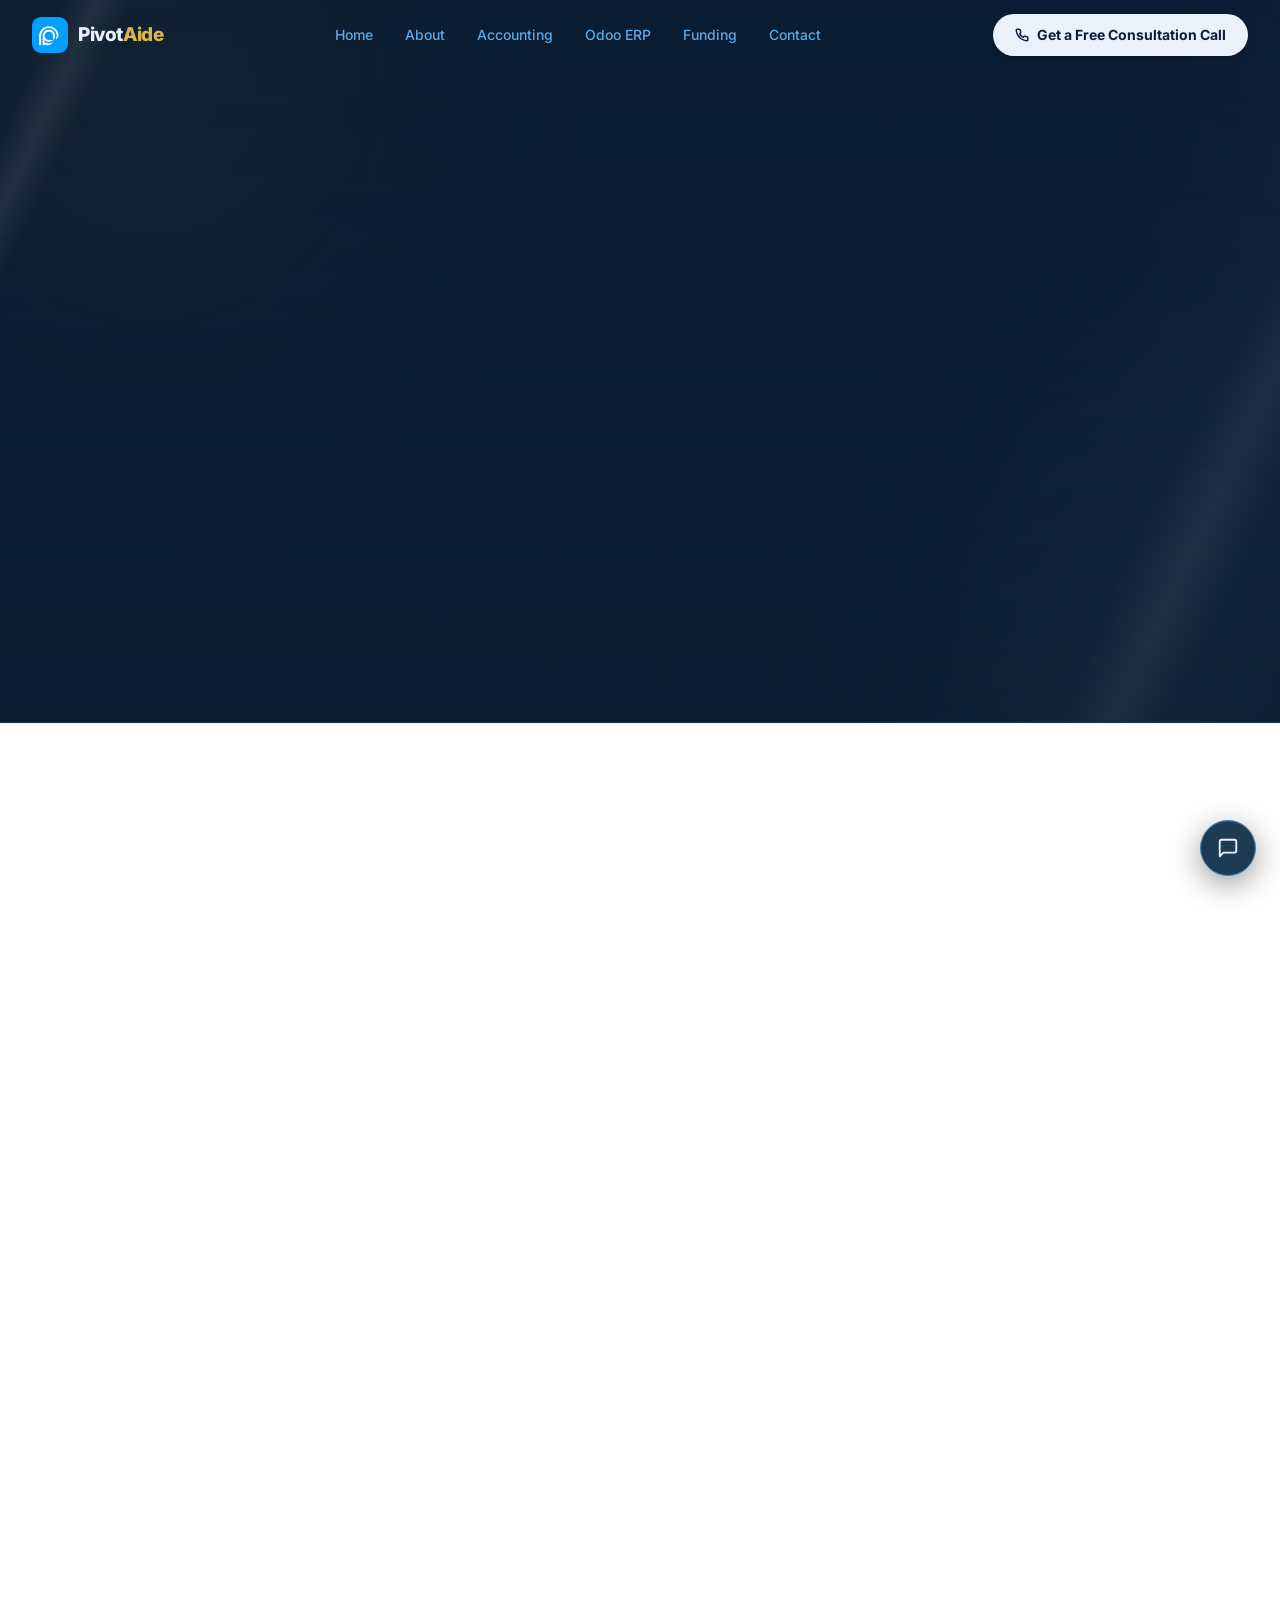
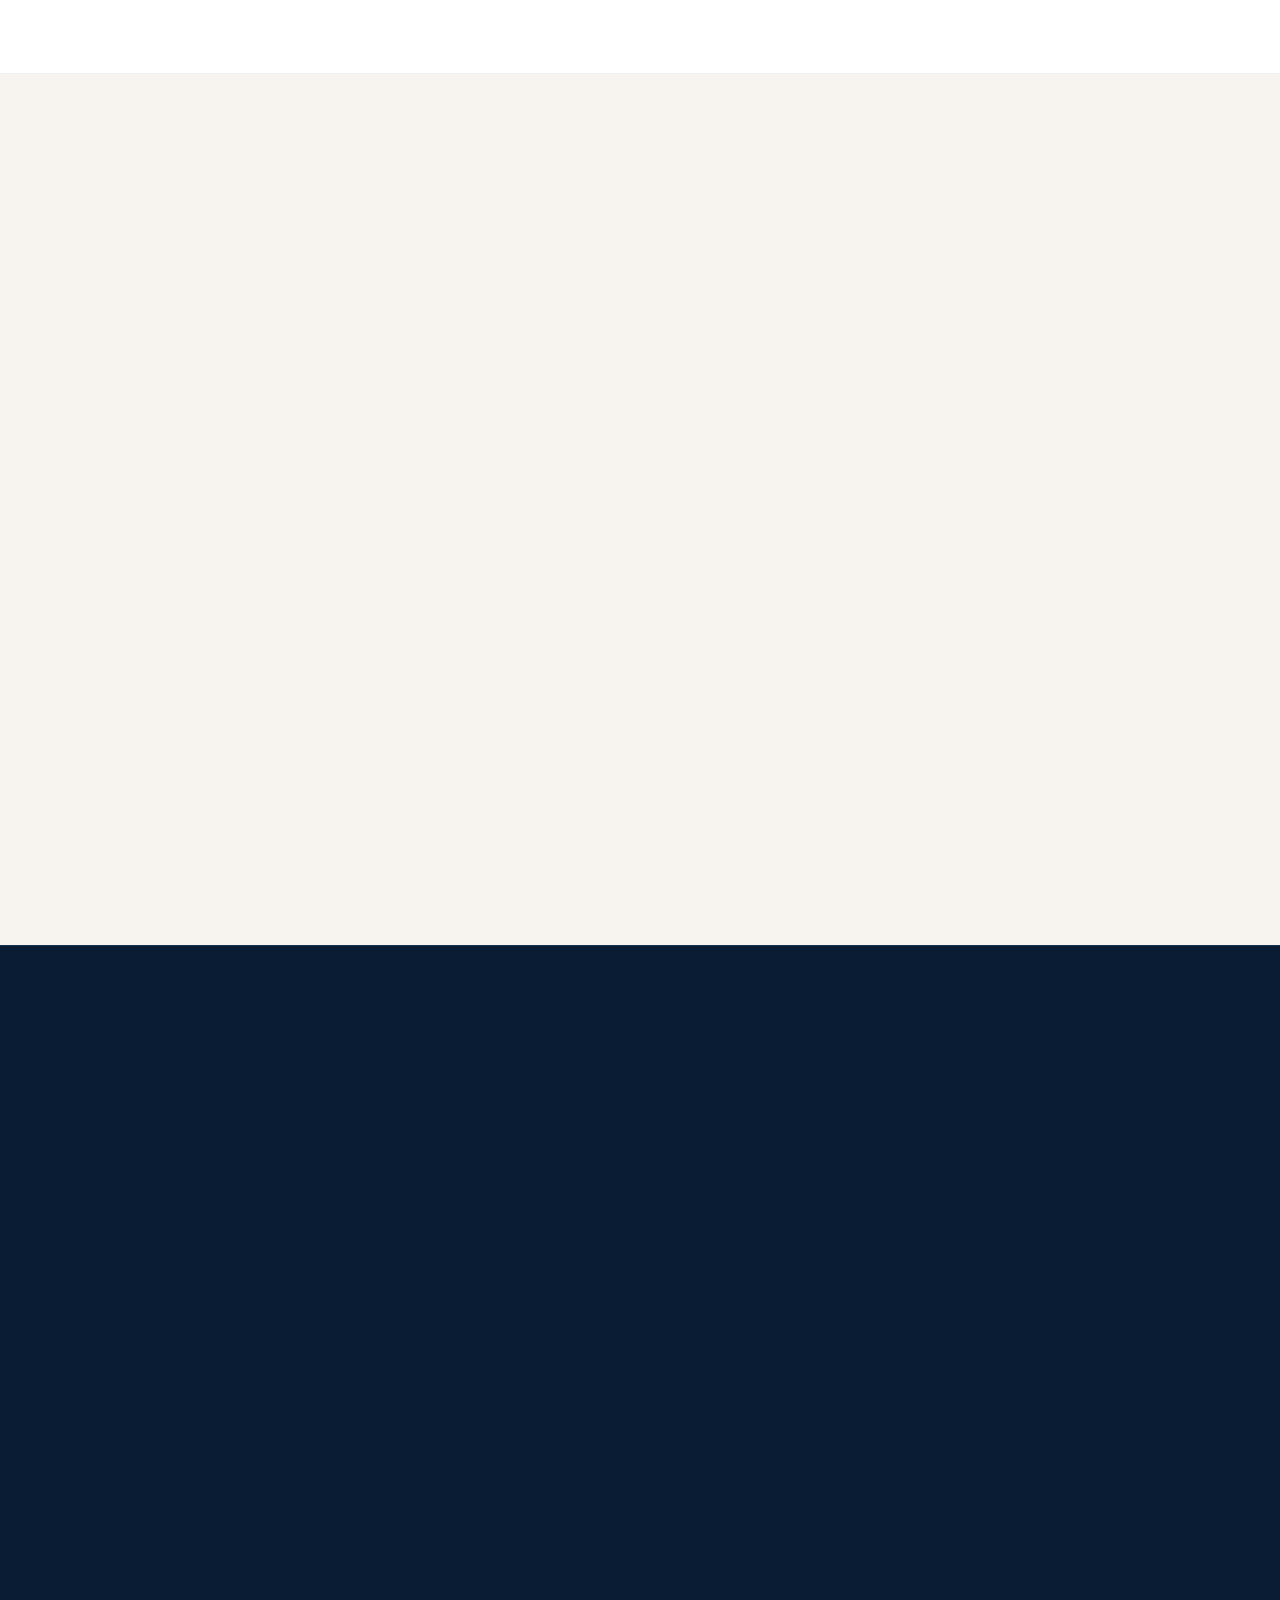
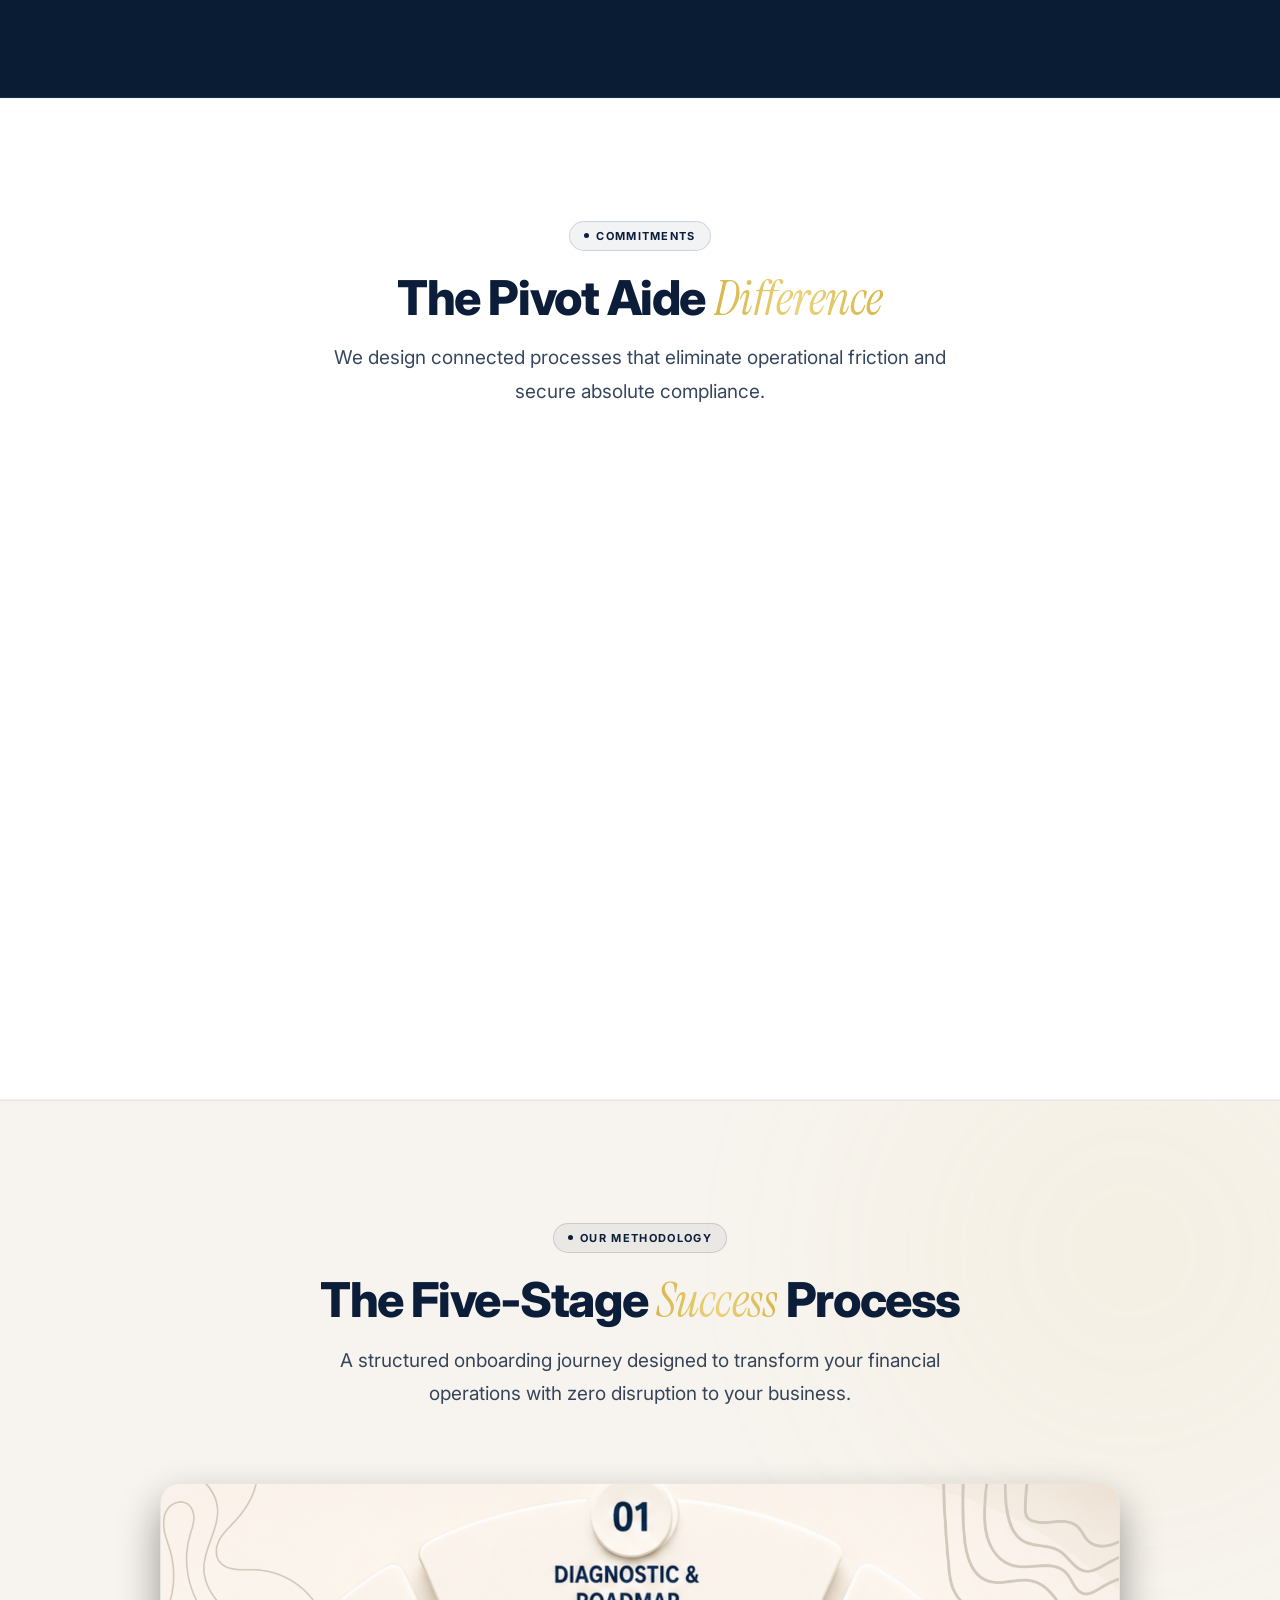
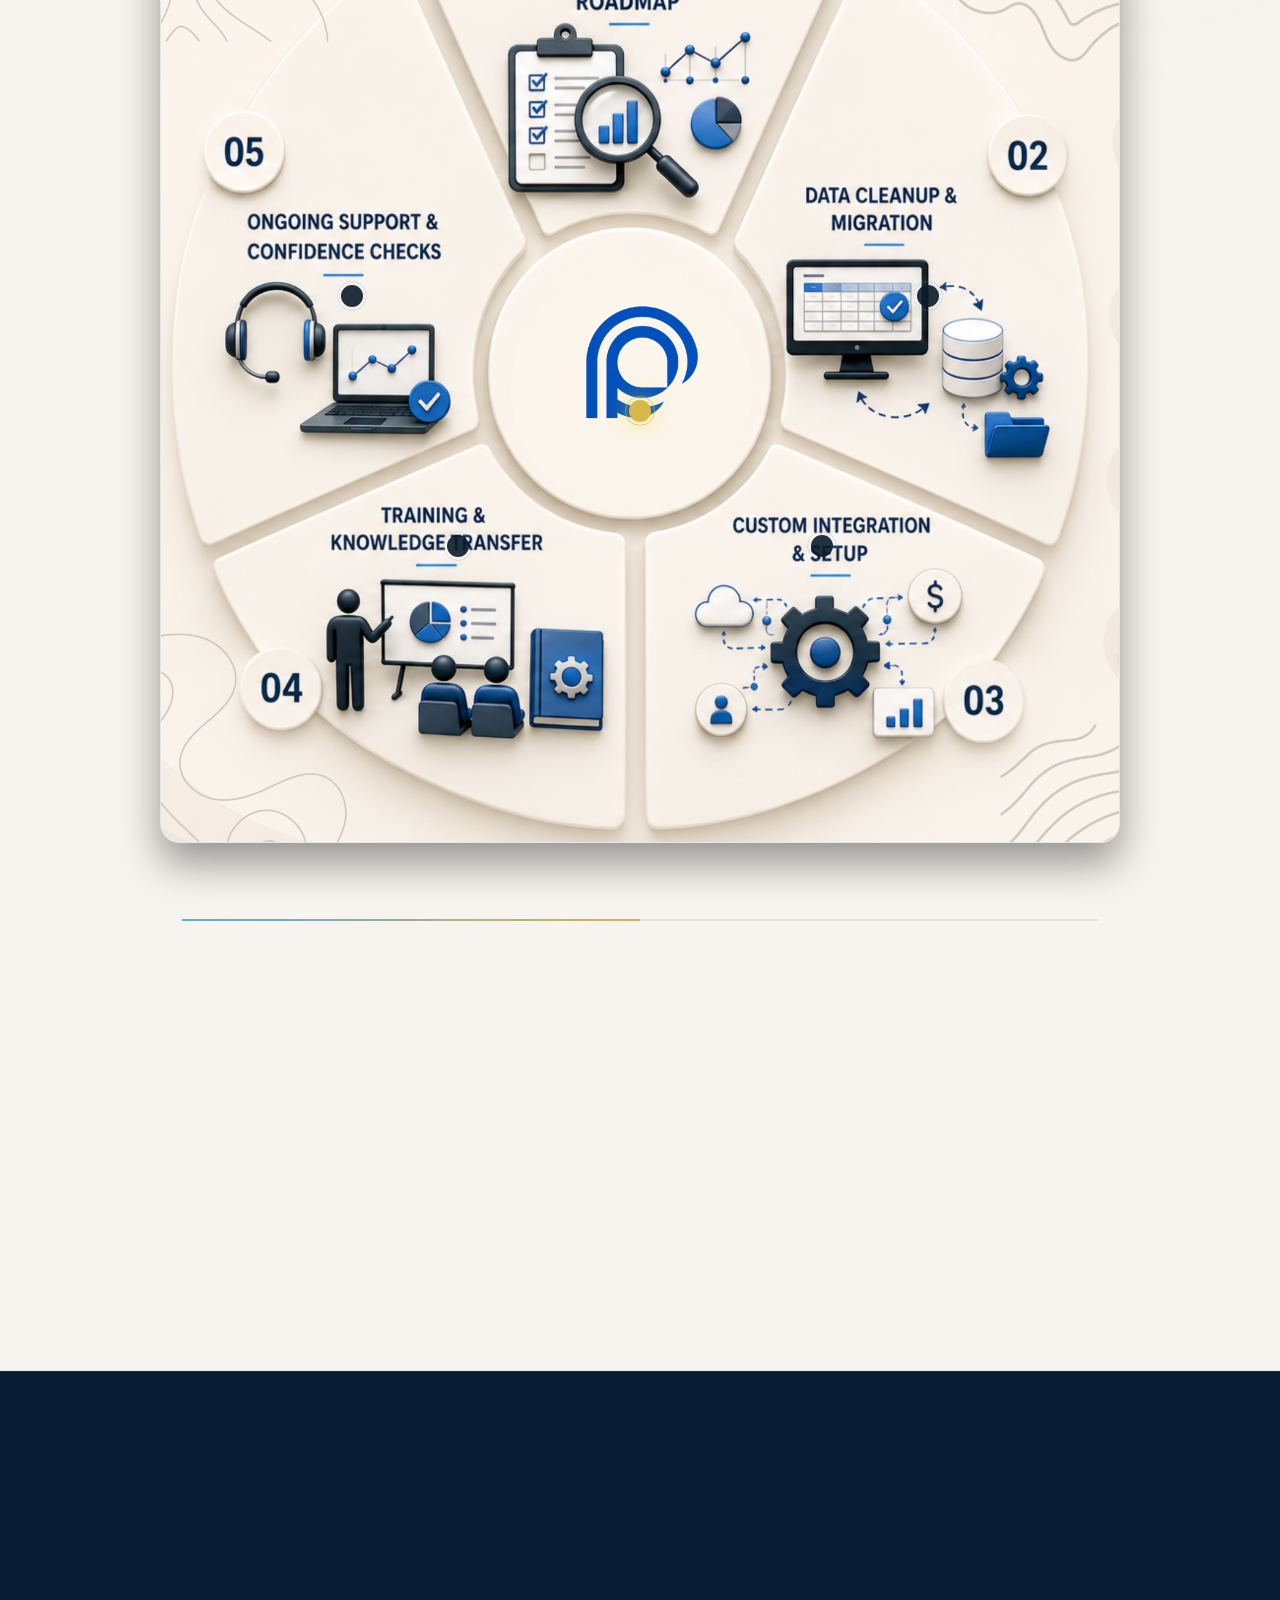
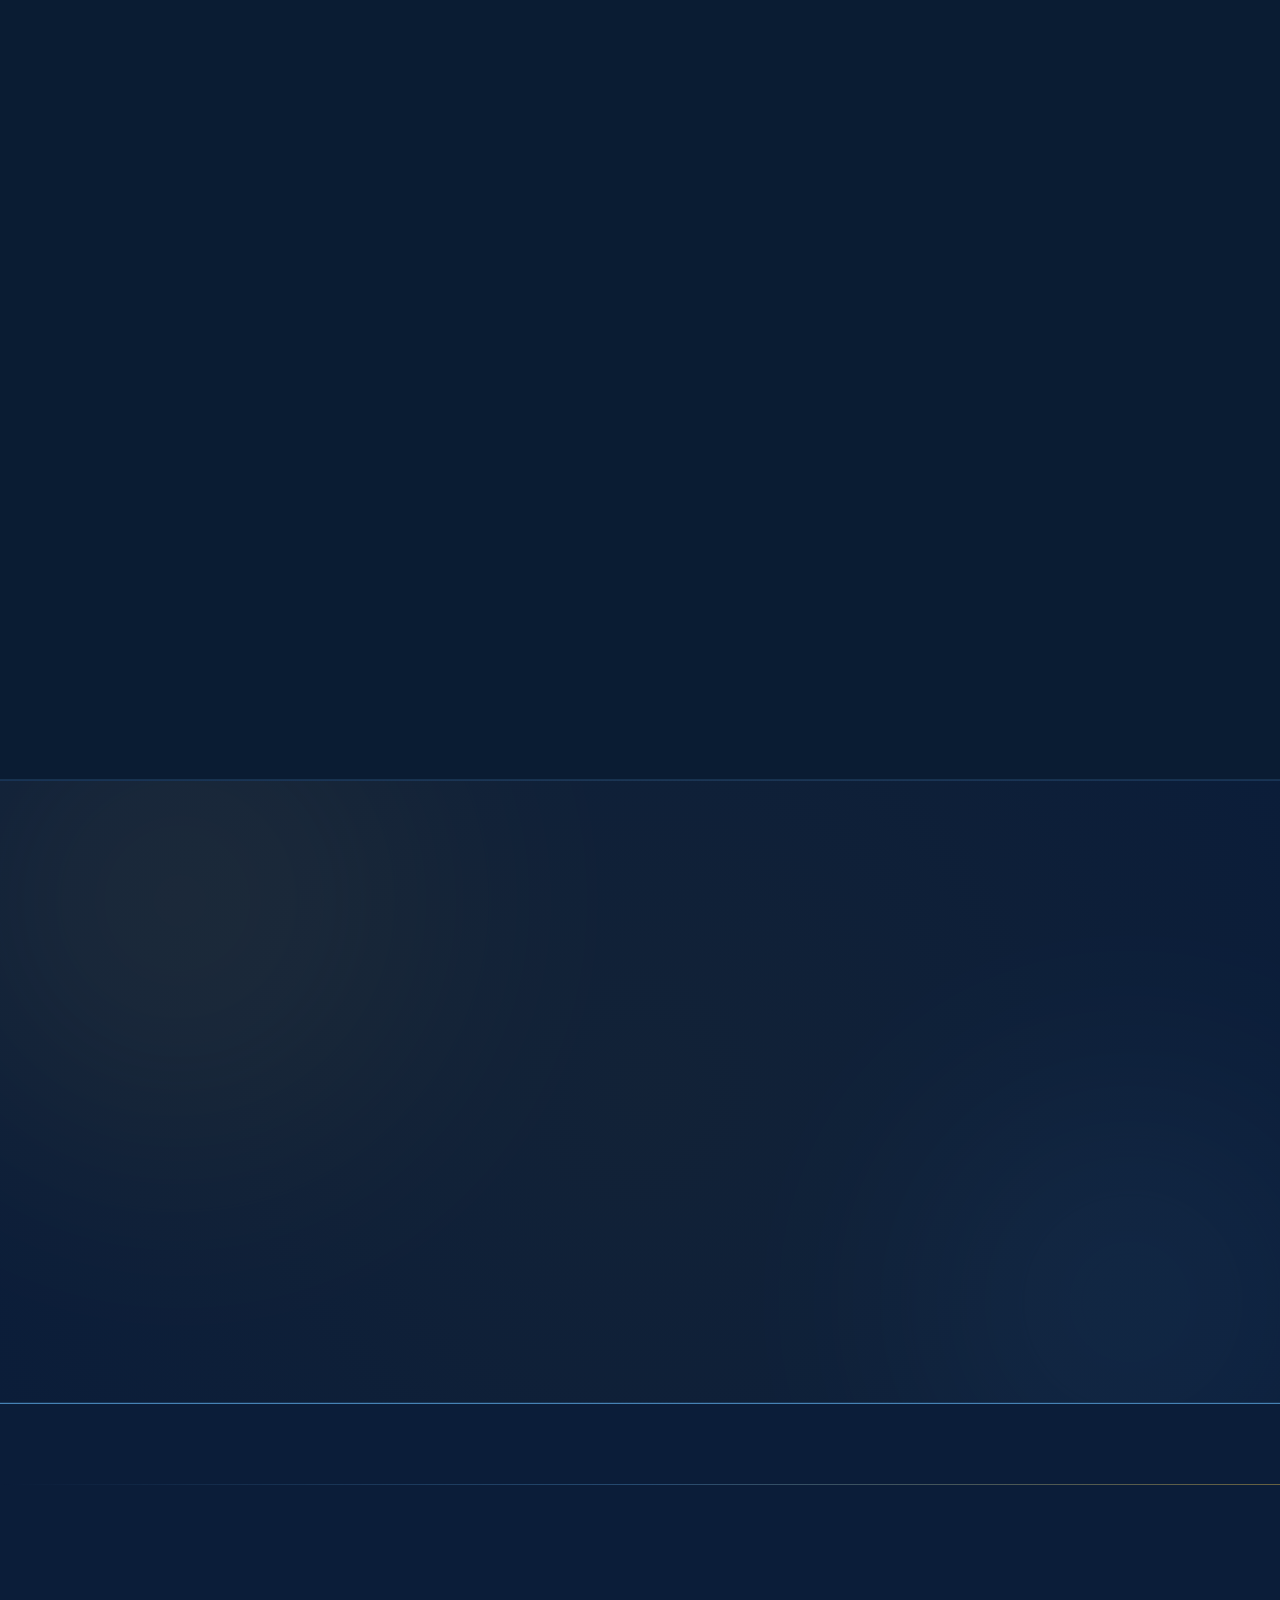
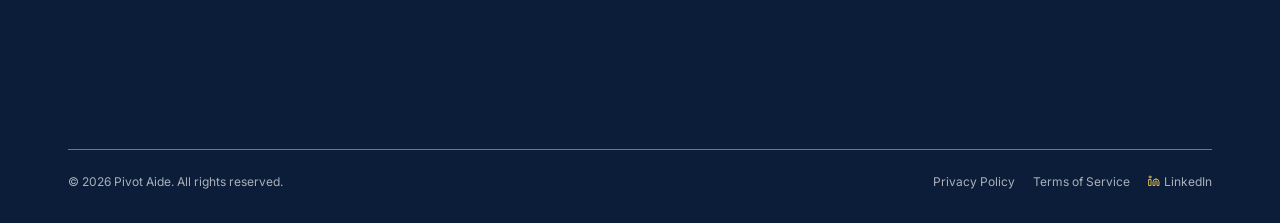
<file: about.html>
<!DOCTYPE html>
<html lang="en">
<head>
    <meta charset="UTF-8">
    <meta name="viewport" content="width=device-width, initial-scale=1.0">
    <title>About Us — Pivot Aide | Premium Bookkeeping & Odoo ERP</title>
    <meta name="description" content="Learn about Pivot Aide — an Official Odoo Accounting Partner delivering unified bookkeeping, tax compliance, and ERP consulting from offices in Maryland &amp; Virginia.">
    <link rel="preconnect" href="https://fonts.googleapis.com">
    <link rel="preconnect" href="https://fonts.gstatic.com" crossorigin>
    <link href="https://fonts.googleapis.com/css2?family=Inter:ital,opsz,wght@0,14..32,300;0,14..32,400;0,14..32,500;0,14..32,600;0,14..32,700;0,14..32,800;0,14..32,900;1,14..32,400&family=Instrument+Serif:ital@1&display=swap" rel="stylesheet">
    <link rel="stylesheet" href="styles.css">
    <link rel="icon" type="image/x-icon" href="favicon.ico">
    <link rel="shortcut icon" href="favicon.ico">
</head>
<body>
<div class="scroll-progress-bar" id="scrollProgress"></div>

<!-- NAVBAR -->
<nav class="navbar" id="navbar">
    <div class="nav-container">
        <a href="index.html" class="nav-logo" id="navLogo">
            <div class="logo-mark"><img src="logo_image.jpg" alt="Pivot Aide Logo" style="width: 36px; height: 36px; border-radius: 9px; object-fit: cover; display: block;"></div>
            <span class="logo-wordmark">Pivot<span class="logo-accent">Aide</span></span>
        </a>
        <div class="nav-links" id="navLinks">
            <a href="index.html" class="nav-link">Home</a>
            <a href="about.html" class="nav-link active">About</a>
            <a href="accounting.html" class="nav-link">Accounting</a>
            <a href="odoo.html" class="nav-link">Odoo ERP</a>
            <a href="funding.html" class="nav-link">Funding</a>
            <a href="contact.html" class="nav-link">Contact</a>
        </div>
        <div class="nav-actions">
            <a href="https://calendly.com/pivotaide-info/30min" target="_blank" rel="noopener" class="btn-primary-nav" style="display: inline-flex; align-items: center; gap: 8px;">
                <svg width="14" height="14" viewBox="0 0 24 24" fill="none" stroke="currentColor" stroke-width="2.5" stroke-linecap="round" stroke-linejoin="round" style="flex-shrink:0;"><path d="M22 16.92v3a2 2 0 0 1-2.18 2 19.79 19.79 0 0 1-8.63-3.07 19.5 19.5 0 0 1-6-6 19.79 19.79 0 0 1-3.07-8.67A2 2 0 0 1 4.11 2h3a2 2 0 0 1 2 1.72 12.84 12.84 0 0 0 .7 2.81 2 2 0 0 1-.45 2.11L8.09 9.91a16 16 0 0 0 6 6l1.27-1.27a2 2 0 0 1 2.11-.45 12.84 12.84 0 0 0 2.81.7A2 2 0 0 1 22 16.92z"/></svg>
                Get a Free Consultation Call
            </a>
        </div>
        <button class="mobile-menu-toggle" id="mobileToggle" aria-label="Toggle menu"><span></span><span></span><span></span></button>
    </div>
</nav>

<!-- MOBILE DRAWER -->
<div class="mobile-menu" id="mobileMenu">
    <div class="mobile-menu-links">
        <a href="index.html" class="mobile-link">Home</a>
        <a href="about.html" class="mobile-link">About</a>
        <a href="accounting.html" class="mobile-link">Accounting</a>
        <a href="odoo.html" class="mobile-link">Odoo ERP</a>
        <a href="funding.html" class="mobile-link">Funding Readiness</a>
        <a href="contact.html" class="mobile-link">Contact</a>
    </div>
    <div class="mobile-cta"><a href="contact.html" class="btn-primary btn-lg" style="width:100%;justify-content:center;">Schedule a Consultation</a></div>
</div>

<!-- HERO SECTION -->
<section class="page-hero centered">
    <div class="page-hero-bg">
        <video autoplay loop muted playsinline class="page-hero-bg-video">
            <source src="About/about_animation.mp4" type="video/mp4">
        </video>
        <div class="page-hero-orb page-hero-orb-1"></div>
        <div class="page-hero-orb page-hero-orb-2"></div>
        <div class="page-hero-grid"></div>
        <div class="page-hero-overlay"></div>
    </div>
    <div class="container">
        <div class="page-hero-wrapper">
            <div class="page-hero-content">
                <div class="page-hero-eyebrow animate-fade-in-up delay-100"><span class="page-hero-eyebrow-dot"></span>Core Strategy</div>
                <h1 class="page-hero-title animate-fade-in-up delay-200">Why Pivot<br><em class="serif-italic">Aide</em></h1>
                <p class="page-hero-sub animate-fade-in-up delay-300">We operate at the intersection of forensic bookkeeping &amp; accounting, strategic tax compliance, and audit-ready financial management as the foundation. From there, we layer in Fractional CFO advisory, multi-jurisdictional tax strategy, and Odoo ERP for total operational visibility.</p>
                <div class="page-hero-actions animate-fade-in-up delay-400">
                    <a href="contact.html" class="btn-primary btn-lg">Schedule a Consultation →</a>
                </div>
            </div>
        </div>
    </div>
</section>

<!-- WHO WE ARE -->
<section class="content-section light" id="who-we-are">
    <div class="container">
        <div class="two-col-grid">
            <div class="col-content scroll-reveal" data-stagger>
                <div class="section-tag" data-stagger><span class="section-tag-dot"></span>Who We Are</div>
                <h2 class="section-title" data-stagger style="text-align:left;">A Unified <em class="serif-italic">Approach</em></h2>
                <p class="section-subtitle" data-stagger style="text-align:left;margin-bottom:20px;font-size:15px;line-height:1.6;">Pivot Aide is not a generalist firm. We are a corporate financial advisory built for businesses that have outgrown basic bookkeeping—combining tax advisory, ledger precision, and enterprise ERP consulting into one connected system designed to scale with you.</p>
                <p class="section-subtitle" data-stagger style="text-align:left;margin-bottom:20px;font-size:15px;line-height:1.6;">Our work begins where most accountants stop. We align tax strategy with ledger accuracy, then engineer the ERP infrastructure to make both sustainable—customized workflows, automated reconciliation, and reporting architectures built around your specific industry, not a generic template. Whether you are consolidating multi-entity operations, preparing for a funding round, or expanding into new markets, we build the financial backbone that makes execution possible.</p>
                <p class="section-subtitle" data-stagger style="text-align:left;margin-bottom:20px;font-size:15px;line-height:1.6;">From our offices in Hyattsville, Maryland, and Virginia, we partner with ambitious leadership teams who understand that financial systems are not a back-office function—they are a competitive advantage. We don't hand you a report and walk away. We embed into your operations, align with your growth strategy, and build systems that compound in value the longer we work together.</p>
                <p class="section-subtitle" data-stagger style="text-align:left;margin-bottom:0;font-size:15px;line-height:1.6;">Our commitment is absolute transparency, deep collaboration, and measurable business outcomes. Every engagement is built on the conviction that the right financial infrastructure—precisely configured, strategically maintained—is the foundation every high-growth business deserves.</p>
            </div>
            
            <div class="col-visual scroll-reveal" data-stagger>
                <div class="visual-card">
                    <div class="visual-card-header" data-stagger>
                        <div class="vc-dot vc-dot-red"></div><div class="vc-dot vc-dot-amber"></div><div class="vc-dot vc-dot-green"></div>
                        <span class="vc-title">Unified Advisory Engine</span>
                    </div>
                    <div style="display:flex;flex-direction:column;gap:14px;padding-top:10px;">
                        <div data-stagger style="display:flex;justify-content:space-between;align-items:center;padding:12px;background:rgba(255,255,255,0.03);border-radius:10px;border:1px solid var(--border);">
                            <span style="font-size:13px;color:var(--text-secondary);">Bookkeeping advisory desk</span>
                            <span style="font-size:12px;font-weight:700;color:var(--yellow);">Active</span>
                        </div>
                        <div data-stagger style="display:flex;justify-content:space-between;align-items:center;padding:12px;background:rgba(255,255,255,0.03);border-radius:10px;border:1px solid var(--border);">
                            <span style="font-size:13px;color:var(--text-secondary);">Tax advisory &amp; compliance desk</span>
                            <span style="font-size:12px;font-weight:700;color:var(--yellow);">Active</span>
                        </div>
                        <div data-stagger style="display:flex;justify-content:space-between;align-items:center;padding:12px;background:rgba(255,255,255,0.03);border-radius:10px;border:1px solid var(--border);">
                            <span style="font-size:13px;color:var(--text-secondary);">Odoo ERP implementation desk</span>
                            <span style="font-size:12px;font-weight:700;color:var(--yellow);">Active</span>
                        </div>
                        <div data-stagger style="padding:14px;background:rgba(34,208,122,0.06);border:1px solid rgba(34,208,122,0.2);border-radius:10px;text-align:center;font-size:13px;font-weight:700;color:var(--green);">
                            Connected Business Solution ✓
                        </div>
                    </div>
                </div>
            </div>
        </div>
    </div>
</section>

<!-- COMPARISON SECTION -->
<section class="content-section" id="comparison-section" style="padding: 80px 0; background: #F7F4EF;">
    <div class="container">
        <div class="section-header animate-on-scroll" style="max-width: 1000px; margin: 0 auto 40px; text-align: left;">
            <div style="font-size: 11px; font-weight: 700; color: #7A8B9E; letter-spacing: 0.15em; text-transform: uppercase; margin-bottom: 8px;">Comparison</div>
            <h2 style="font-size: 38px; font-weight: 800; color: #0B1D39; line-height: 1.15; margin: 0;">Why Pivot Aide is the <em class="serif-italic" style="font-family: 'Playfair Display', Georgia, serif; font-style: italic;">smarter system.</em></h2>
            <div style="width: 64px; height: 4px; background: #D8B74A; margin-top: 16px;"></div>
        </div>

        <div class="smarter-system-table-wrap scroll-reveal" data-stagger style="max-width: 1000px; margin: 0 auto; background: #FFFFFF; border: 1px solid #E6ECF1; border-radius: 12px; box-shadow: 0 10px 30px rgba(11,28,43,0.04); overflow-x: auto;">
            <table class="smarter-system-table" style="width: 100%; border-collapse: collapse; min-width: 760px; text-align: left; font-size: 14.5px;">
                <thead>
                    <tr style="border-bottom: 1px solid #E6ECF1;">
                        <th style="width: 25%; padding: 20px 24px; font-size: 11px; font-weight: 700; color: #7A8B9E; letter-spacing: 0.1em; text-transform: uppercase;">Feature</th>
                        <th style="width: 37.5%; padding: 20px 24px; font-size: 11px; font-weight: 700; color: #7A8B9E; letter-spacing: 0.1em; text-transform: uppercase;">The Old Way</th>
                        <th style="width: 37.5%; padding: 20px 24px; font-size: 11px; font-weight: 700; color: #7A8B9E; letter-spacing: 0.1em; text-transform: uppercase; background: rgba(216,183,74,0.015);">The Pivot Aide Advantage</th>
                    </tr>
                </thead>
                <tbody>
                    <tr style="border-bottom: 1px solid #E6ECF1;">
                        <td style="padding: 24px; font-size: 20px; font-weight: 700; color: #0B1D39; font-family: 'Playfair Display', Georgia, serif;">Books &amp; Records</td>
                        <td style="padding: 24px; color: #4A5568; line-height: 1.6;">Reconciled once a year, scrambling at tax time</td>
                        <td style="padding: 24px; font-weight: 600; color: #0B1D39; background: rgba(216,183,74,0.015); line-height: 1.6;">✓ Reconciled monthly, audit-ready year-round</td>
                    </tr>
                    <tr style="border-bottom: 1px solid #E6ECF1;">
                        <td style="padding: 24px; font-size: 20px; font-weight: 700; color: #0B1D39; font-family: 'Playfair Display', Georgia, serif;">Tax Strategy</td>
                        <td style="padding: 24px; color: #4A5568; line-height: 1.6;">Filed reactively after the fact</td>
                        <td style="padding: 24px; font-weight: 600; color: #0B1D39; background: rgba(216,183,74,0.015); line-height: 1.6;">✓ Planned proactively, liability minimized</td>
                    </tr>
                    <tr style="border-bottom: 1px solid #E6ECF1;">
                        <td style="padding: 24px; font-size: 20px; font-weight: 700; color: #0B1D39; font-family: 'Playfair Display', Georgia, serif;">Systems</td>
                        <td style="padding: 24px; color: #4A5568; line-height: 1.6;">Three disconnected vendors, no shared data</td>
                        <td style="padding: 24px; font-weight: 600; color: #0B1D39; background: rgba(216,183,74,0.015); line-height: 1.6;">✓ One Odoo ERP, fully connected</td>
                    </tr>
                    <tr style="border-bottom: 1px solid #E6ECF1;">
                        <td style="padding: 24px; font-size: 20px; font-weight: 700; color: #0B1D39; font-family: 'Playfair Display', Georgia, serif;">Funding Readiness</td>
                        <td style="padding: 24px; color: #4A5568; line-height: 1.6;">Scrambling to assemble financials for lenders</td>
                        <td style="padding: 24px; font-weight: 600; color: #0B1D39; background: rgba(216,183,74,0.015); line-height: 1.6;">✓ Lender-ready statements, always current</td>
                    </tr>
                    <tr style="border-bottom: 1px solid #E6ECF1;">
                        <td style="padding: 24px; font-size: 20px; font-weight: 700; color: #0B1D39; font-family: 'Playfair Display', Georgia, serif;">Financial Visibility</td>
                        <td style="padding: 24px; color: #4A5568; line-height: 1.6;">Guessing where the money went</td>
                        <td style="padding: 24px; font-weight: 600; color: #0B1D39; background: rgba(216,183,74,0.015); line-height: 1.6;">✓ Real-time dashboards, total operational view</td>
                    </tr>
                    <tr style="border-bottom: none;">
                        <td style="padding: 24px; font-size: 20px; font-weight: 700; color: #0B1D39; font-family: 'Playfair Display', Georgia, serif;">Growth Support</td>
                        <td style="padding: 24px; color: #4A5568; line-height: 1.6;">Outgrowing your accountant, starting over</td>
                        <td style="padding: 24px; font-weight: 600; color: #0B1D39; background: rgba(216,183,74,0.015); line-height: 1.6;">✓ Fractional CFO support that scales with you</td>
                    </tr>
                </tbody>
            </table>
        </div>
    </div>
</section>

<!-- ═══════════════════════════ CREDENTIALS & COMPLIANCE ═══════════════════════════ -->
<section class="content-section alt" id="credentials-compliance">
    <div class="container">
        <div class="section-header animate-on-scroll">
            <div class="section-tag"><span class="section-tag-dot"></span>Metrics</div>
            <h2 class="section-title">Credentials &amp; <em class="serif-italic">Compliance</em> Stats</h2>
            <p class="section-subtitle">We back our expertise with verified metrics and a track record of operational and capital readiness success.</p>
        </div>
        <div class="stats-grid scroll-reveal" data-stagger style="display:grid; grid-template-columns:repeat(auto-fit, minmax(220px, 1fr)); gap:30px; text-align:center; max-width:1000px; margin:0 auto;">
            <div class="stat-card" data-stagger style="background:var(--bg-card); border:1px solid var(--border-light); border-radius:var(--card-radius); padding:40px 30px; position:relative; overflow:hidden;">
                <div style="font-size:clamp(36px, 5vw, 48px); font-weight:800; color:var(--yellow); font-family:var(--font-ui); margin-bottom:10px; line-height:1;">
                    <span class="counter" data-target="200">0</span>+
                </div>
                <h4 style="font-size:13px; font-weight:700; color:var(--text-primary); margin-bottom:8px; text-transform:uppercase; letter-spacing:var(--ls-caps);">Businesses Supported</h4>
                <p style="font-size:12px; color:var(--text-secondary); line-height:1.5; margin:0;">Active enterprises trust us with bookkeeping, payroll, and Odoo ERP implementation.</p>
            </div>
            <div class="stat-card" data-stagger style="background:var(--bg-card); border:1px solid var(--border-light); border-radius:var(--card-radius); padding:40px 30px; position:relative; overflow:hidden;">
                <div style="font-size:clamp(36px, 5vw, 48px); font-weight:800; color:var(--yellow); font-family:var(--font-ui); margin-bottom:10px; line-height:1;">
                    <span class="counter" data-target="99.8">0</span>%
                </div>
                <h4 style="font-size:13px; font-weight:700; color:var(--text-primary); margin-bottom:8px; text-transform:uppercase; letter-spacing:var(--ls-caps);">Compliance Rate</h4>
                <p style="font-size:12px; color:var(--text-secondary); line-height:1.5; margin:0;">On-time, error-free corporate filings, state taxes, and payroll tax submissions.</p>
            </div>
            <div class="stat-card" data-stagger style="background:var(--bg-card); border:1px solid var(--border-light); border-radius:var(--card-radius); padding:40px 30px; position:relative; overflow:hidden;">
                <div style="font-size:clamp(36px, 5vw, 48px); font-weight:800; color:var(--yellow); font-family:var(--font-ui); margin-bottom:10px; line-height:1;">
                    <span class="counter" data-target="15">0</span>+
                </div>
                <h4 style="font-size:13px; font-weight:700; color:var(--text-primary); margin-bottom:8px; text-transform:uppercase; letter-spacing:var(--ls-caps);">Industries Served</h4>
                <p style="font-size:12px; color:var(--text-secondary); line-height:1.5; margin:0;">Deep sector expertise in construction, healthcare, SaaS, real estate, and retail.</p>
            </div>
            <div class="stat-card" data-stagger style="background:var(--bg-card); border:1px solid var(--border-light); border-radius:var(--card-radius); padding:40px 30px; position:relative; overflow:hidden;">
                <div style="font-size:clamp(36px, 5vw, 48px); font-weight:800; color:var(--yellow); font-family:var(--font-ui); margin-bottom:10px; line-height:1;">
                    $<span class="counter" data-target="45">0</span>M+
                </div>
                <h4 style="font-size:13px; font-weight:700; color:var(--text-primary); margin-bottom:8px; text-transform:uppercase; letter-spacing:var(--ls-caps);">Capital Prepared</h4>
                <p style="font-size:12px; color:var(--text-secondary); line-height:1.5; margin:0;">Audit-grade financial books compiled for SBA loan readiness programs.</p>
            </div>
        </div>
    </div>
</section>

<!-- WHY PIVOT AIDE -->
<section class="content-section alt" id="why-us">
    <div class="container">
        <div class="section-header animate-on-scroll">
            <div class="section-tag"><span class="section-tag-dot"></span>Commitments</div>
            <h2 class="section-title">The Pivot Aide <em class="serif-italic">Difference</em></h2>
            <p class="section-subtitle">We design connected processes that eliminate operational friction and secure absolute compliance.</p>
        </div>
        <div class="why2-grid scroll-reveal" data-stagger>
            <div class="why2-block" data-stagger>
                <div class="why2-icon">
                    <svg width="22" height="22" viewBox="0 0 24 24" fill="none" stroke="currentColor" stroke-width="1.8" stroke-linecap="round" stroke-linejoin="round"><path d="M22 11.08V12a10 10 0 1 1-5.93-9.14"/><polyline points="22 4 12 14.01 9 11.01"/></svg>
                </div>
                <h3 class="why2-title">Certified Expertise</h3>
                <p class="why2-desc">As an Official Odoo Accounting Partner, we deliver implementation, customization, and migration solutions matching corporate guidelines.</p>
                <div class="why2-proof">✓ Official Odoo Partner</div>
            </div>
            <div class="why2-block" data-stagger>
                <div class="why2-icon">
                    <svg width="22" height="22" viewBox="0 0 24 24" fill="none" stroke="currentColor" stroke-width="1.8" stroke-linecap="round" stroke-linejoin="round"><path d="M17 21v-2a4 4 0 0 0-4-4H5a4 4 0 0 0-4 4v2"/><circle cx="9" cy="7" r="4"/><path d="M23 21v-2a4 4 0 0 0-3-3.87"/><path d="M16 3.13a4 4 0 0 1 0 7.75"/></svg>
                </div>
                <h3 class="why2-title">End-to-End Partnership</h3>
                <p class="why2-desc">Our team manages your transition from blueprint mapping through sandbox testing, standard procedures, and ongoing support.</p>
                <div class="why2-proof">✓ Zero handover gaps</div>
            </div>
            <div class="why2-block" data-stagger>
                <div class="why2-icon">
                    <svg width="22" height="22" viewBox="0 0 24 24" fill="none" stroke="currentColor" stroke-width="1.8" stroke-linecap="round" stroke-linejoin="round"><line x1="12" y1="1" x2="12" y2="23"/><path d="M17 5H9.5a3.5 3.5 0 0 0 0 7h5a3.5 3.5 0 0 1 0 7H6"/></svg>
                </div>
                <h3 class="why2-title">Finance-First Approach</h3>
                <p class="why2-desc">We configure your Odoo system around compliant ledger accounting, robust tax audits, and real-time bank reconciliation cycles.</p>
                <div class="why2-proof">✓ Reconciled compliance</div>
            </div>
            <div class="why2-block" data-stagger>
                <div class="why2-icon">
                    <svg width="22" height="22" viewBox="0 0 24 24" fill="none" stroke="currentColor" stroke-width="1.8" stroke-linecap="round" stroke-linejoin="round"><polyline points="22 12 18 12 15 21 9 3 6 12 2 12"/></svg>
                </div>
                <h3 class="why2-title">Efficiency &amp; Growth</h3>
                <p class="why2-desc">Replacing manual entries and spreadsheets with automated workflows to dismantle operational silos across your business.</p>
                <div class="why2-proof">✓ Silo-free workflows</div>
            </div>
        </div>
    </div>
</section>

<!-- ═══════════════════════════ FIVE STAGE PROCESS ═══════════════════════════ -->
<section class="process-section" id="process">
    <div class="section-glow sg-right"></div>
    <div class="container">
        <div class="section-header animate-on-scroll">
            <div class="section-tag"><span class="section-tag-dot"></span>Our Methodology</div>
            <h2 class="section-title">The Five-Stage <em class="serif-italic">Success</em> Process</h2>
            <p class="section-subtitle">A structured onboarding journey designed to transform your financial operations with zero disruption to your business.</p>
        </div>
        <div class="process-diagram-container animate-on-scroll" style="margin-bottom: 50px;">
            <div class="process-diagram-wrap" style="position: relative; display: inline-block; width: 100%; max-width: 960px; margin: 0 auto;">
                <img src="5 Stage Process- (1).png" alt="Pivot Aide Client Onboarding Success Pathway Infographic" class="process-diagram-img" style="width: 100%; height: auto; display: block;">
                <div class="diagram-hotspot" data-step="1" style="left: 20%; top: 43%;" title="Stage 1: Diagnostic & Roadmap"></div>
                <div class="diagram-hotspot" data-step="2" style="left: 31%; top: 69%;" title="Stage 2: Data Cleanup & Migration"></div>
                <div class="diagram-hotspot active" data-step="3" style="left: 50%; top: 55%;" title="Stage 3: Custom Integration"></div>
                <div class="diagram-hotspot" data-step="4" style="left: 69%; top: 69%;" title="Stage 4: Training"></div>
                <div class="diagram-hotspot" data-step="5" style="left: 80%; top: 43%;" title="Stage 5: Ongoing Support"></div>
            </div>
        </div>
        <div class="process-timeline">
            <div class="process-line">
                <div class="process-line-progress" id="processProgress" style="width: 50%;"></div>
            </div>
            <div class="process-steps">
 
                <div class="process-step animate-on-scroll" id="procStep1" data-step="1">
                    <div class="ps-connector">
                        <div class="ps-dot"><span>1</span></div>
                        <div class="ps-line"></div>
                    </div>
                    <div class="ps-card">
                        <div class="ps-icon"><svg width="24" height="24" viewBox="0 0 24 24" fill="none"><path d="M9 5H7a2 2 0 00-2 2v12a2 2 0 002 2h10a2 2 0 002-2V7a2 2 0 00-2-2h-2" stroke="#EAE42F" stroke-width="1.8" stroke-linecap="round"/><rect x="9" y="3" width="6" height="4" rx="1" stroke="#EAE42F" stroke-width="1.8"/><path d="M9 12h6M9 16h4" stroke="#EAE42F" stroke-width="1.8" stroke-linecap="round"/></svg></div>
                        <h4 class="ps-title">Diagnostic &amp; Roadmap</h4>
                        <p class="ps-desc">We assess your current financial state, identify compliance gaps, and build a customized transformation roadmap aligned with your business goals.</p>
                    </div>
                </div>
 
                <div class="process-step animate-on-scroll" id="procStep2" data-step="2">
                    <div class="ps-connector">
                        <div class="ps-dot"><span>2</span></div>
                        <div class="ps-line"></div>
                    </div>
                    <div class="ps-card">
                        <div class="ps-icon"><svg width="24" height="24" viewBox="0 0 24 24" fill="none"><path d="M4 6h16M4 12h10M4 18h6" stroke="#EAE42F" stroke-width="1.8" stroke-linecap="round"/><circle cx="19" cy="15" r="3" stroke="#EAE42F" stroke-width="1.8"/><path d="M19 13v2l1 1" stroke="#EAE42F" stroke-width="1.5" stroke-linecap="round" stroke-linejoin="round"/></svg></div>
                        <h4 class="ps-title">Data Cleanup &amp; Migration</h4>
                        <p class="ps-desc">Historical data reconciliation, categorization, and safe migration into your target system — every entry verified before we move forward.</p>
                    </div>
                </div>
 
                <div class="process-step animate-on-scroll" id="procStep3" data-step="3">
                    <div class="ps-connector">
                        <div class="ps-dot ps-dot-active"><span>3</span></div>
                        <div class="ps-line"></div>
                    </div>
                    <div class="ps-card ps-card-active">
                        <div class="ps-icon"><svg width="24" height="24" viewBox="0 0 24 24" fill="none"><rect x="3" y="3" width="8" height="8" rx="1.5" stroke="#EAE42F" stroke-width="1.8"/><rect x="13" y="3" width="8" height="8" rx="1.5" stroke="#EAE42F" stroke-width="1.8"/><rect x="3" y="13" width="8" height="8" rx="1.5" stroke="#EAE42F" stroke-width="1.8"/><rect x="13" y="13" width="8" height="8" rx="1.5" stroke="#EAE42F" stroke-width="1.8"/></svg></div>
                        <h4 class="ps-title">Custom Integration</h4>
                        <p class="ps-desc">Odoo ERP configured to your workflows, banking connected, accounts mapped, and automation rules established for seamless ongoing operations.</p>
                    </div>
                </div>
 
                <div class="process-step animate-on-scroll" id="procStep4" data-step="4">
                    <div class="ps-connector">
                        <div class="ps-dot"><span>4</span></div>
                        <div class="ps-line"></div>
                    </div>
                    <div class="ps-card">
                        <div class="ps-icon"><svg width="24" height="24" viewBox="0 0 24 24" fill="none"><path d="M12 2a5 5 0 015 5v2a5 5 0 01-10 0V7a5 5 0 015-5z" stroke="#EAE42F" stroke-width="1.8"/><path d="M20 21a8 8 0 10-16 0" stroke="#EAE42F" stroke-width="1.8" stroke-linecap="round"/></svg></div>
                        <h4 class="ps-title">Training</h4>
                        <p class="ps-desc">Role-based training for your finance team and leadership — covering dashboards, reporting, approvals, and day-to-day system management.</p>
                    </div>
                </div>
 
                <div class="process-step animate-on-scroll" id="procStep5" data-step="5">
                    <div class="ps-connector">
                        <div class="ps-dot"><span>5</span></div>
                    </div>
                    <div class="ps-card">
                        <div class="ps-icon"><svg width="24" height="24" viewBox="0 0 24 24" fill="none"><path d="M12 22c5.523 0 10-4.477 10-10S17.523 2 12 2 2 6.477 2 12s4.477 10 10 10z" stroke="#EAE42F" stroke-width="1.8"/><path d="M8 12l3 3 5-5" stroke="#EAE42F" stroke-width="2" stroke-linecap="round" stroke-linejoin="round"/></svg></div>
                        <h4 class="ps-title">Ongoing Support</h4>
                        <p class="ps-desc">Continuous monthly advisory, real-time reporting, proactive compliance monitoring, and a dedicated point of contact — always in your corner.</p>
                    </div>
                </div>

            </div>
        </div>
    </div>
</section>

<!-- SBA & FUNDING READINESS -->
<section class="content-section alt" id="funding-readiness">
    <div class="container">
        <div class="section-header animate-on-scroll">
            <div class="section-tag"><span class="section-tag-dot"></span>Capital Prep</div>
            <h2 class="section-title">Funding <em class="serif-italic">Readiness</em></h2>
            <p class="section-subtitle">Many businesses engage Pivot Aide to prepare accurate financial records before seeking funding or investment. We build clean documentation to expedite lender approval.</p>
        </div>

        <div class="offices-grid scroll-reveal" data-stagger style="display:grid;grid-template-columns:repeat(auto-fit,minmax(320px,1fr));gap:24px;margin-bottom:40px;">
            <div class="cred-card" data-stagger style="display:flex;flex-direction:column;justify-content:space-between;padding:32px;">
                <div>
                    <div style="display:flex;justify-content:space-between;align-items:center;margin-bottom:18px;">
                        <span style="font-size:12px;color:var(--yellow);text-transform:uppercase;letter-spacing:var(--ls-caps);font-weight:600;">Analysis Service</span>
                    </div>
                    <h3 style="font-size:18px;color:var(--text-primary);font-weight:700;margin-bottom:12px;">Funding Readiness Review</h3>
                    <p style="font-size:13px;color:var(--text-secondary);line-height:1.6;margin-bottom:20px;">A detailed gap analysis of your bookkeeping entries to identify reconciliation anomalies before bankers review them.</p>
                    <ul style="list-style:none;display:flex;flex-direction:column;gap:10px;margin-bottom:30px;padding:0;">
                        <li style="font-size:12px;color:var(--text-secondary);display:flex;align-items:center;gap:8px;"><span style="color:var(--yellow);">✓</span> DSCR Snapshot calculation</li>
                        <li style="font-size:12px;color:var(--text-secondary);display:flex;align-items:center;gap:8px;"><span style="color:var(--yellow);">✓</span> Documentation gap analysis</li>
                        <li style="font-size:12px;color:var(--text-secondary);display:flex;align-items:center;gap:8px;"><span style="color:var(--yellow);">✓</span> Pre-underwriting preparation plan</li>
                    </ul>
                </div>
                <a href="funding.html" class="btn-ghost" style="text-align:center;justify-content:center;width:100%;">Learn More →</a>
            </div>
            
            <div class="cred-card" data-stagger style="display:flex;flex-direction:column;justify-content:space-between;padding:32px;border-color:rgba(234,228,47,0.3);background:rgba(234,228,47,0.025);">
                <div>
                    <div style="display:flex;justify-content:space-between;align-items:center;margin-bottom:18px;">
                        <span style="font-size:12px;color:var(--yellow);text-transform:uppercase;letter-spacing:var(--ls-caps);font-weight:600;">Complete Build</span>
                    </div>
                    <h3 style="font-size:18px;color:var(--text-primary);font-weight:700;margin-bottom:12px;">SBA &amp; Funding Readiness Package</h3>
                    <p style="font-size:13px;color:var(--text-secondary);line-height:1.6;margin-bottom:20px;">Reconstruct historical accounts, build forward projections, and compile lender packages for SBA and bank programs.</p>
                    <ul style="list-style:none;display:flex;flex-direction:column;gap:10px;margin-bottom:30px;padding:0;">
                        <li style="font-size:12px;color:var(--text-secondary);display:flex;align-items:center;gap:8px;"><span style="color:var(--yellow);">✓</span> Lender-ready financial statements</li>
                        <li style="font-size:12px;color:var(--text-secondary);display:flex;align-items:center;gap:8px;"><span style="color:var(--yellow);">✓</span> Verified DSCR ratios &amp; models</li>
                        <li style="font-size:12px;color:var(--text-secondary);display:flex;align-items:center;gap:8px;"><span style="color:var(--yellow);">✓</span> Complete loan packaging support</li>
                    </ul>
                </div>
                <a href="contact.html" class="btn-primary" style="text-align:center;justify-content:center;width:100%;">Schedule a Consultation →</a>
            </div>
        </div>

        <div class="animate-on-scroll" style="max-width:800px;margin:0 auto;padding:16px 24px;background:rgba(255,255,255,0.02);border:1px solid var(--border-light);border-radius:10px;text-align:center;font-size:12px;color:var(--text-secondary);line-height:1.6;">
            <strong>Important Notice:</strong> Pivot Aide is not a lender or loan broker. Our advisory services prepare businesses with compliant, lender-ready financial records and funding documentation to streamline third-party underwriting.
        </div>
    </div>
</section>


<!-- FINAL CTA -->
<section class="final-cta-section">
    <div class="final-cta-bg"><div class="final-cta-orb final-cta-orb-1"></div><div class="final-cta-orb final-cta-orb-2"></div></div>
    <div class="container">
        <div class="final-cta-inner scroll-reveal" data-stagger>
            <div class="section-tag" data-stagger style="margin:0 auto 20px;"><span class="section-tag-dot"></span>Partner With Us</div>
            <h2 class="final-cta-headline">Prepare for Sustainable<br>Business <em class="serif-italic">Growth</em></h2>
            <p class="final-cta-sub" data-stagger>Build clean records, integrate accounting databases, and prepare lender compliance folders with Pivot Aide.</p>
            <a href="contact.html" class="btn-primary btn-lg" data-stagger>Schedule a Consultation →</a>
        </div>
    </div>
</section>

<!-- FOOTER -->
<footer class="footer" id="footer">
    <div class="footer-top-border"></div>
    <div class="container">
        <div class="footer-grid">
            <!-- Brand Column -->
            <div class="footer-brand animate-on-scroll fade-left">
                <a href="index.html" class="footer-logo">
                    <img src="logo_image.jpg" alt="Pivot Aide Logo" style="width: 32px; height: 32px; border-radius: 8px; object-fit: cover; display: block;">
                    <span style="font-size:18px;font-weight:800;color:var(--text-primary);letter-spacing:-0.02em;margin-left:8px;">Pivot<span style="color:var(--yellow);">Aide</span></span>
                </a>
                <p class="footer-brand-desc">Pivot Aide builds accounting systems for growing businesses. We deliver precision bookkeeping, corporate tax compliance, payroll processing, and lender-grade funding readiness solutions.</p>
                <p style="font-size:12px;color:var(--yellow);font-weight:600;margin:0 0 8px;">See the Bigger Picture.</p>
            </div>
            <!-- Services Column -->
            <div class="footer-col animate-on-scroll scale-in" data-delay="80">
                <div class="footer-col-title">Services</div>
                <ul class="footer-link-list">
                    <li><a href="accounting.html">Accounting &amp; Bookkeeping</a></li>
                    <li><a href="odoo.html">Odoo Accounting</a></li>
                    <li><a href="funding.html">Funding Readiness</a></li>
                </ul>
            </div>
            <!-- Resources Column -->
            <div class="footer-col animate-on-scroll scale-in" data-delay="160">
                <div class="footer-col-title">Resources</div>
                <ul class="footer-link-list">
                    <li><a href="funding.html">SBA &amp; Funding Guide</a></li>
                    <li><a href="index.html#faq">FAQ</a></li>
                </ul>
            </div>
            <!-- Company Column -->
            <div class="footer-col animate-on-scroll scale-in" data-delay="240">
                <div class="footer-col-title">Company</div>
                <ul class="footer-link-list">
                    <li><a href="about.html">About Us</a></li>
                    <li><a href="contact.html">Contact Us</a></li>
                    <li><a href="#">Privacy Policy</a></li>
                </ul>
            </div>
            <!-- Contact Column -->
            <div class="footer-col animate-on-scroll fade-right" data-delay="320">
                <div class="footer-col-title">Contact</div>
                <ul class="footer-link-list" style="gap:12px;">
                    <li style="font-size:13px;color:var(--text-secondary);display:flex;align-items:flex-start;gap:8px;">
                        <svg width="14" height="14" viewBox="0 0 24 24" fill="none" stroke="currentColor" stroke-width="2" stroke-linecap="round" stroke-linejoin="round" style="margin-top:2px;flex-shrink:0;color:var(--yellow);"><path d="M21 10c0 7-9 13-9 13s-9-6-9-13a9 9 0 0 1 18 0z"/><circle cx="12" cy="10" r="3"/></svg>
                        <span>Hyattsville, Maryland &amp; Virginia, USA</span>
                    </li>
                    <li style="font-size:13px;color:var(--text-secondary);display:flex;align-items:center;gap:8px;">
                        <svg width="14" height="14" viewBox="0 0 24 24" fill="none" stroke="currentColor" stroke-width="2" stroke-linecap="round" stroke-linejoin="round" style="flex-shrink:0;color:var(--yellow);"><path d="M4 4h16c1.1 0 2 .9 2 2v12c0 1.1-.9 2-2 2H4c-1.1 0-2-.9-2-2V6c0-1.1.9-2 2-2z"/><polyline points="22,6 12,13 2,6"/></svg>
                        <a href="mailto:info@pivotaide.com" style="color:var(--text-secondary);text-decoration:none;">info@pivotaide.com</a>
                    </li>
                    <li style="font-size:13px;color:var(--text-secondary);display:flex;align-items:center;gap:8px;">
                        <svg width="14" height="14" viewBox="0 0 24 24" fill="none" stroke="currentColor" stroke-width="2" stroke-linecap="round" stroke-linejoin="round" style="flex-shrink:0;color:var(--yellow);"><path d="M22 16.92v3a2 2 0 0 1-2.18 2 19.79 19.79 0 0 1-8.63-3.07 19.5 19.5 0 0 1-6-6 19.79 19.79 0 0 1-3.07-8.67A2 2 0 0 1 4.11 2h3a2 2 0 0 1 2 1.72 12.84 12.84 0 0 0 .7 2.81 2 2 0 0 1-.45 2.11L8.09 9.91a16 16 0 0 0 6 6l1.27-1.27a2 2 0 0 1 2.11-.45 12.84 12.84 0 0 0 2.81.7A2 2 0 0 1 22 16.92z"/></svg>
                        <span>+1 (571) 470-3754</span>
                    </li>
                </ul>
            </div>
        </div>
        <div class="footer-bottom">
            <p>&copy; 2026 Pivot Aide. All rights reserved.</p>
            <div class="footer-bottom-links">
                <a href="#">Privacy Policy</a>
                <a href="#">Terms of Service</a>
                <a href="https://www.linkedin.com/company/pivotaide/" target="_blank" rel="noopener noreferrer" style="display: inline-flex; align-items: center; gap: 4px;">
                    <svg width="12" height="12" viewBox="0 0 24 24" fill="none" stroke="currentColor" stroke-width="2" stroke-linecap="round" stroke-linejoin="round" style="color:var(--yellow);"><path d="M16 8a6 6 0 0 1 6 6v7h-4v-7a2 2 0 0 0-2-2 2 2 0 0 0-2 2v7h-4v-7a6 6 0 0 1 6-6z"/><rect x="2" y="9" width="4" height="12"/><circle cx="4" cy="4" r="2"/></svg>
                    LinkedIn
                </a>
            </div>
        </div>
    </div>
</footer>

<!-- AI CHAT WIDGET -->
<div class="ai-chat-widget" id="aiChatWidget"><button class="ai-chat-toggle" id="aiChatToggle" aria-label="Chat"><div class="ai-chat-icon" id="aiChatOpenIcon"><svg width="22" height="22" viewBox="0 0 24 24" fill="none"><path d="M21 15a2 2 0 01-2 2H7l-4 4V5a2 2 0 012-2h14a2 2 0 012 2z" stroke="currentColor" stroke-width="2" stroke-linejoin="round"/></svg></div><div class="ai-chat-icon ai-chat-close-icon hidden" id="aiChatCloseIcon"><svg width="18" height="18" viewBox="0 0 24 24" fill="none"><path d="M18 6L6 18M6 6l12 12" stroke="currentColor" stroke-width="2.5" stroke-linecap="round"/></svg></div><div class="ai-notif-dot" id="aiNotifDot"></div></button><div class="ai-chat-panel" id="aiChatPanel"><div class="ai-chat-header"><div class="ai-avatar"><img src="logo_image.jpg" alt="Pivot Aide Assistant" style="width: 18px; height: 18px; border-radius: 4px; object-fit: cover; display: block;"></div><div class="ai-header-info"><strong>Pivot Aide Assistant</strong><span class="ai-status"><span class="ai-status-dot"></span>Online</span></div></div><div class="ai-chat-messages" id="aiMessages"><div class="ai-msg ai-msg-bot"><p>Hi! I can answer questions about our services or connect you with our team. How can I help you today?</p></div><div class="ai-quick-replies" id="aiQuickReplies"><button class="ai-qr" data-q="accounting">Accounting</button><button class="ai-qr" data-q="odoo">Odoo ERP</button><button class="ai-qr" data-q="getstarted">Get Started</button></div></div><div class="ai-lead-form" id="aiLeadForm" style="display:none;"><p class="ai-lead-intro">Share your details and we'll connect you with a financial specialist:</p><input type="text" class="ai-lead-input" id="aiLeadName" placeholder="Your Name" /><input type="email" class="ai-lead-input" id="aiLeadEmail" placeholder="Work Email" /><input type="text" class="ai-lead-input" id="aiLeadCompany" placeholder="Company Name" /><button class="btn-primary" style="width:100%;padding:10px;font-size:13px;" id="aiLeadSubmit">Connect with Specialist →</button></div><div class="ai-chat-input-row" id="aiInputRow"><input type="text" class="ai-input" id="aiChatInput" placeholder="Type a message..." maxlength="280"><button class="ai-send" id="aiSendBtn"><svg width="16" height="16" viewBox="0 0 24 24" fill="none"><path d="M22 2L11 13M22 2L15 22 11 13M22 2L2 9l9 4" stroke="currentColor" stroke-width="2" stroke-linecap="round" stroke-linejoin="round"/></svg></button></div></div></div>

<div class="toast" id="toast" role="alert"><div class="toast-icon">✓</div><div class="toast-text"><strong id="toastTitle">Inquiry Submitted</strong><span id="toastMsg">We will be in touch within one business day.</span></div></div>

<script src="main.js"></script>
<script>
document.addEventListener('DOMContentLoaded', () => {
  const counters = document.querySelectorAll('.counter');
  
  function animateCounter(el) {
    const target = parseFloat(el.dataset.target);
    const duration = 2000;
    const start = performance.now();
    
    function update(now) {
      const t = Math.min((now - start) / duration, 1);
      const eased = 1 - Math.pow(1 - t, 3); // easeOutCubic
      
      if (el.dataset.target.includes('.')) {
        el.textContent = (eased * target).toFixed(1);
      } else {
        el.textContent = Math.round(eased * target);
      }
      
      if (t < 1) {
        requestAnimationFrame(update);
      } else {
        el.textContent = el.dataset.target;
      }
    }
    requestAnimationFrame(update);
  }

  const observer = new IntersectionObserver((entries) => {
    entries.forEach(entry => {
      if (entry.isIntersecting) {
        entry.target.querySelectorAll('.counter').forEach(animateCounter);
        observer.unobserve(entry.target);
      }
    });
  }, { threshold: 0.2 });

  const statsGrid = document.querySelector('.stats-grid');
  if (statsGrid) {
    observer.observe(statsGrid);
  }
});
</script>
</body>
</html>
</file>
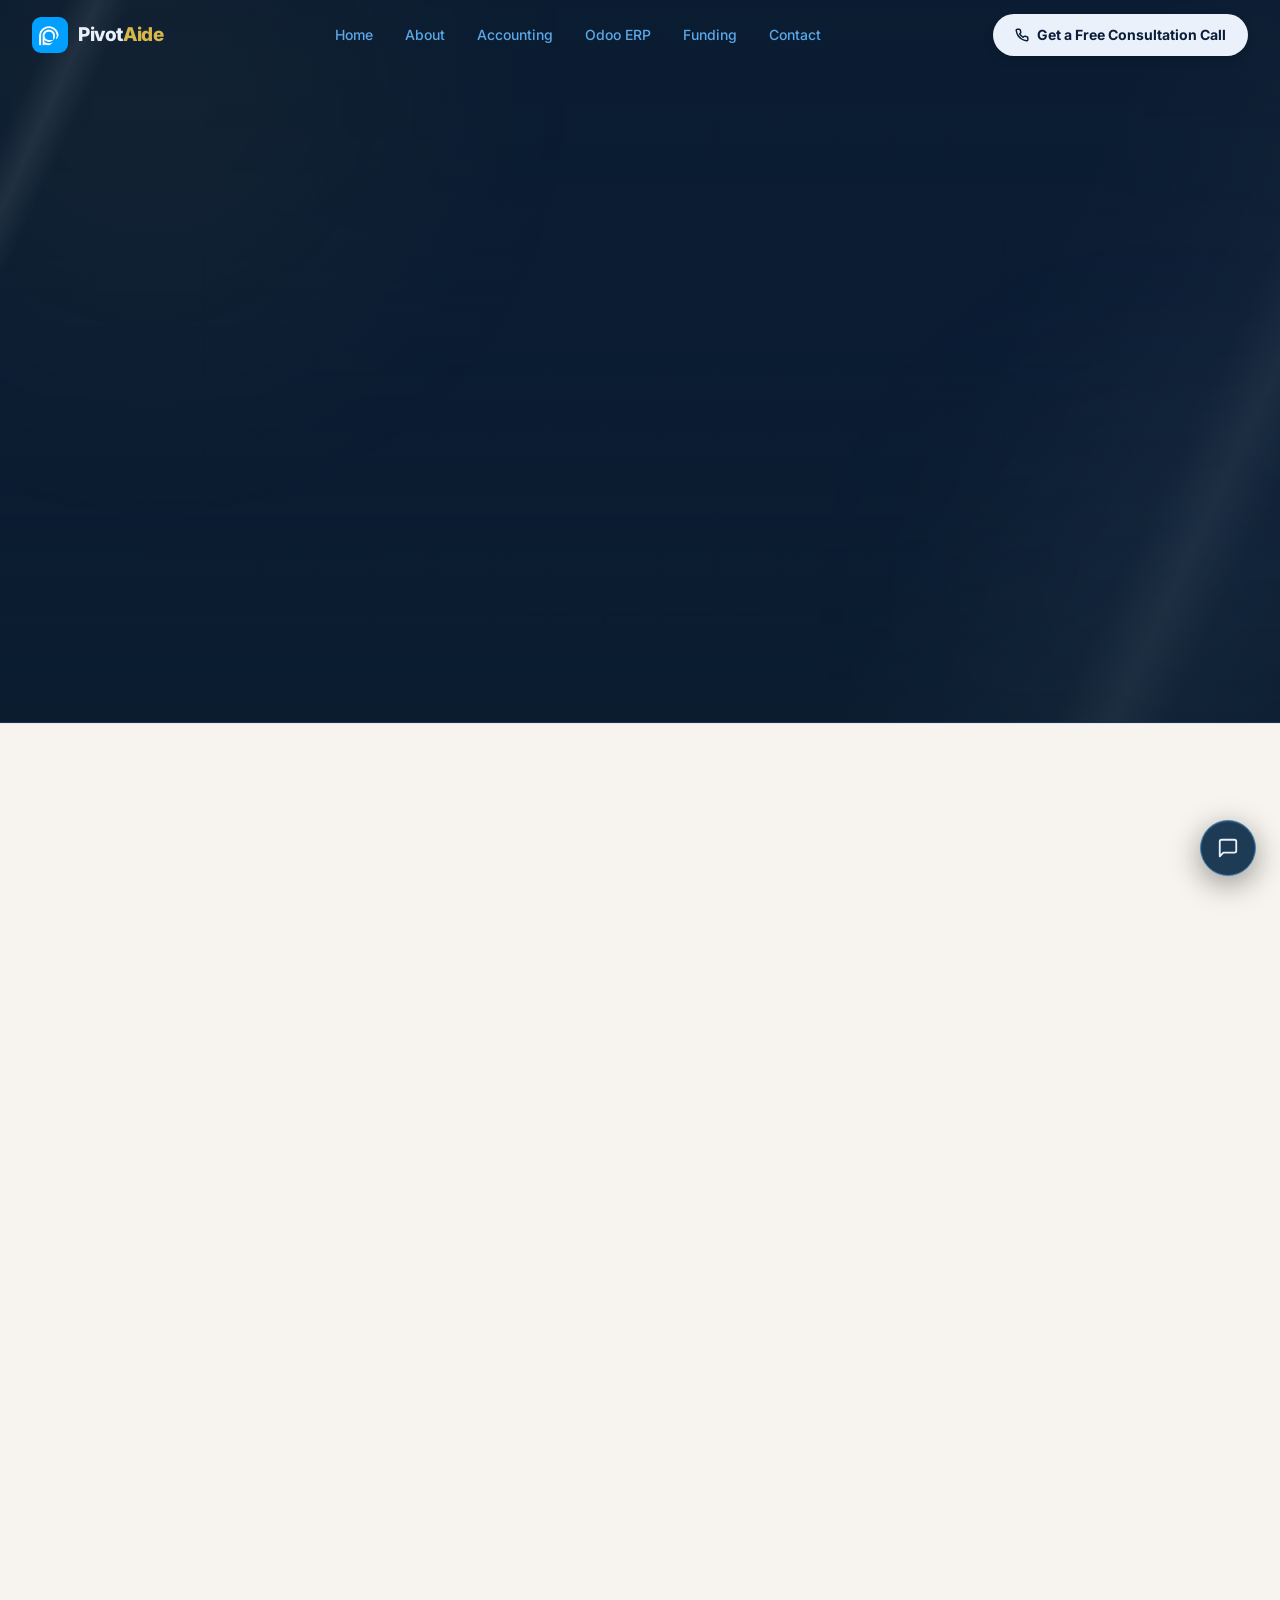
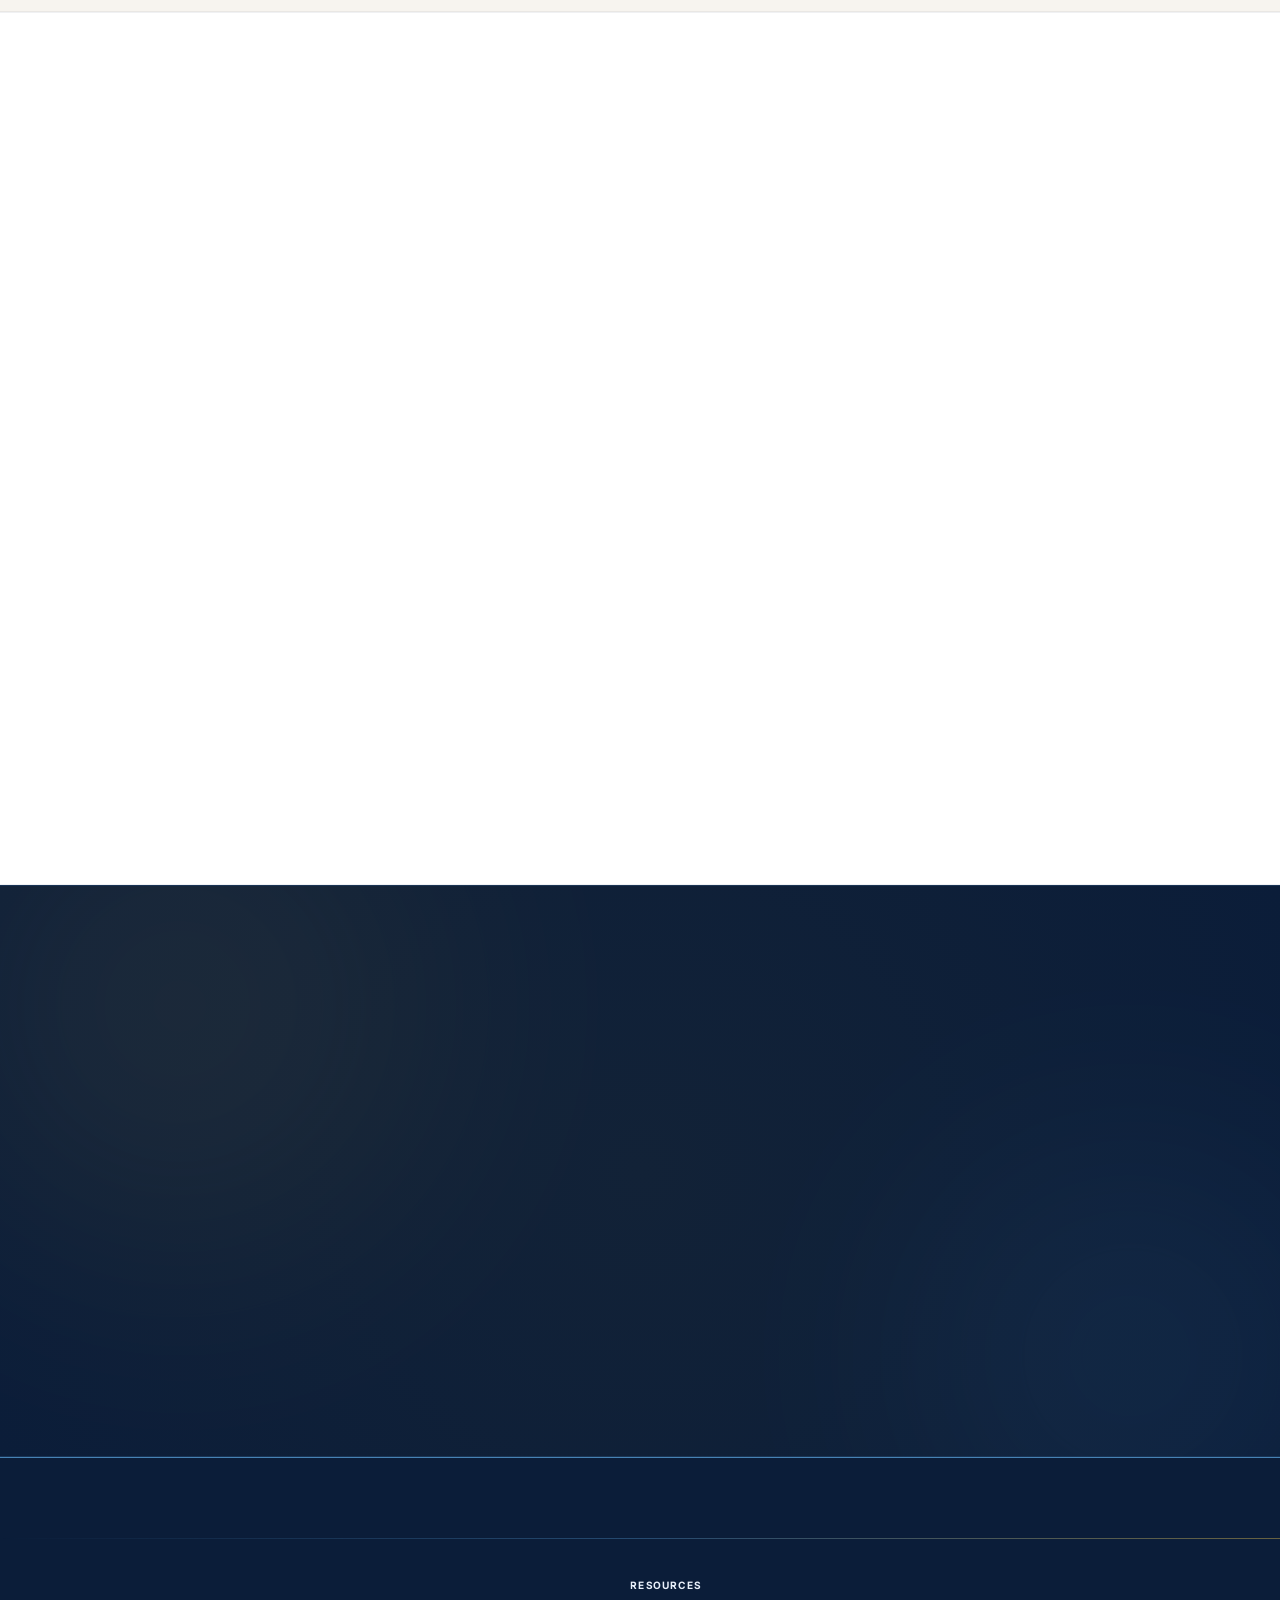
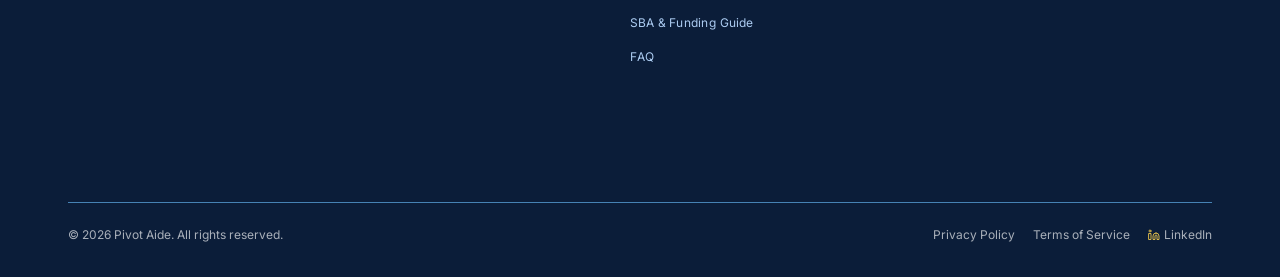
<file: access-program.html>
<!DOCTYPE html>
<html lang="en">
<head>
    <meta charset="UTF-8">
    <meta name="viewport" content="width=device-width, initial-scale=1.0">
    <title>Access Program — Pivot Aide | Premium Bookkeeping & Odoo ERP</title>
    <meta name="description" content="Apply for the Pivot Aide Access Program and get the Foundation Package for qualifying small businesses starting at $599/month.">
    <link rel="preconnect" href="https://fonts.googleapis.com">
    <link rel="preconnect" href="https://fonts.gstatic.com" crossorigin>
    <link href="https://fonts.googleapis.com/css2?family=Inter:ital,opsz,wght@0,14..32,300;0,14..32,400;0,14..32,500;0,14..32,600;0,14..32,700;0,14..32,800;0,14..32,900;1,14..32,400&family=Instrument+Serif:ital@1&family=Playfair+Display:ital,wght@0,400..700;1,400..700&display=swap" rel="stylesheet">
    <link rel="stylesheet" href="styles.css">
    <link rel="icon" type="image/x-icon" href="favicon.ico">
    <link rel="shortcut icon" href="favicon.ico">
    <style>
        /* local styles for contact form inputs focus and styling */
        .form-input:focus {
            border-color: #EAE42F !important;
            box-shadow: 0 0 0 2px rgba(234, 228, 47, 0.2) !important;
            outline: none;
        }
        .contact-info-card {
            background: var(--bg-card);
            border: 1px solid var(--border-light);
            border-radius: var(--card-radius);
            padding: 28px 24px;
            display: flex;
            gap: 16px;
            align-items: flex-start;
            transition: all 0.35s cubic-bezier(0.4, 0, 0.2, 1);
            box-shadow: 0 4px 18px rgba(11, 28, 43, 0.02);
        }
        .contact-info-card:hover {
            border-color: rgba(138, 109, 37, 0.3);
            background: var(--bg-card);
            box-shadow: 0 16px 36px rgba(11, 28, 43, 0.06);
            transform: translateY(-3px);
        }
        .cic-icon {
            font-size: 20px;
            color: var(--yellow);
            background: rgba(234, 228, 47, 0.05);
            border: 1px solid rgba(234, 228, 47, 0.15);
            border-radius: 8px;
            width: 40px;
            height: 40px;
            display: flex;
            align-items: center;
            justify-content: center;
            flex-shrink: 0;
        }
        .cic-details h4 {
            font-size: 14px;
            font-weight: 700;
            color: var(--text-primary);
            margin: 0 0 4px;
        }
        .cic-details p {
            font-size: 13px;
            color: var(--text-secondary);
            margin: 0;
            line-height: 1.5;
        }
        .cic-details a {
            color: var(--yellow);
            text-decoration: none;
        }
        .btn-pill-submit {
            background: #0B1C2B;
            color: #ffffff;
            border: 1px solid rgba(255,255,255,0.1);
            border-radius: 30px;
            padding: 14px 28px;
            font-size: 14px;
            font-weight: 600;
            cursor: pointer;
            transition: all 0.3s ease;
            display: inline-flex;
            align-items: center;
            justify-content: center;
            width: 100%;
        }
        .btn-pill-submit:hover {
            background: #153047;
            border-color: var(--yellow);
            transform: translateY(-2px);
        }
        .btn-pill-submit:disabled {
            opacity: 0.6;
            cursor: not-allowed;
            transform: none;
        }
        
        /* Hero Visual Dashboard Widget */
        .hero-consult-visual {
            background: rgba(11, 28, 43, 0.4);
            border: 1px solid var(--border-light);
            border-radius: var(--card-radius);
            padding: 28px;
            backdrop-filter: blur(12px);
            -webkit-backdrop-filter: blur(12px);
            display: flex;
            flex-direction: column;
            gap: 20px;
            box-shadow: 0 20px 40px rgba(0,0,0,0.3);
            text-align: left;
        }
        .hcv-header {
            border-bottom: 1px solid var(--border-light);
            padding-bottom: 14px;
            display: flex;
            justify-content: space-between;
            align-items: center;
        }
        .hcv-header strong {
            font-size: 13px;
            color: var(--text-primary);
            text-transform: uppercase;
            letter-spacing: var(--ls-caps);
        }
        .hcv-status {
            font-size: 10px;
            color: var(--yellow);
            background: rgba(234, 228, 47, 0.08);
            border: 1px solid rgba(234, 228, 47, 0.25);
            padding: 4px 10px;
            border-radius: 12px;
            font-weight: 700;
        }
        .hcv-item {
            display: flex;
            justify-content: space-between;
            align-items: center;
            font-size: 13px;
        }
        .hcv-label { color: var(--text-secondary); }
        .hcv-val { font-weight: 700; color: var(--text-primary); }
    </style>
</head>
<body>
<div class="scroll-progress-bar" id="scrollProgress"></div>

<!-- NAVBAR -->
<nav class="navbar" id="navbar">
    <div class="nav-container">
        <a href="index.html" class="nav-logo" id="navLogo">
            <div class="logo-mark"><img src="logo_image.jpg" alt="Pivot Aide Logo" style="width: 36px; height: 36px; border-radius: 9px; object-fit: cover; display: block;"></div>
            <span class="logo-wordmark">Pivot<span class="logo-accent">Aide</span></span>
        </a>
        <div class="nav-links" id="navLinks">
            <a href="index.html" class="nav-link">Home</a>
            <a href="about.html" class="nav-link">About</a>
            <a href="accounting.html" class="nav-link">Accounting</a>
            <a href="odoo.html" class="nav-link">Odoo ERP</a>
            <a href="funding.html" class="nav-link">Funding</a>
            <a href="contact.html" class="nav-link">Contact</a>
        </div>
        <div class="nav-actions">
            <a href="https://calendly.com/pivotaide-info/30min" target="_blank" rel="noopener" class="btn-primary-nav" style="display: inline-flex; align-items: center; gap: 8px;">
                <svg width="14" height="14" viewBox="0 0 24 24" fill="none" stroke="currentColor" stroke-width="2.5" stroke-linecap="round" stroke-linejoin="round" style="flex-shrink:0;"><path d="M22 16.92v3a2 2 0 0 1-2.18 2 19.79 19.79 0 0 1-8.63-3.07 19.5 19.5 0 0 1-6-6 19.79 19.79 0 0 1-3.07-8.67A2 2 0 0 1 4.11 2h3a2 2 0 0 1 2 1.72 12.84 12.84 0 0 0 .7 2.81 2 2 0 0 1-.45 2.11L8.09 9.91a16 16 0 0 0 6 6l1.27-1.27a2 2 0 0 1 2.11-.45 12.84 12.84 0 0 0 2.81.7A2 2 0 0 1 22 16.92z"/></svg>
                Get a Free Consultation Call
            </a>
        </div>
        <button class="mobile-menu-toggle" id="mobileToggle" aria-label="Toggle menu"><span></span><span></span><span></span></button>
    </div>
</nav>

<!-- MOBILE DRAWER -->
<div class="mobile-menu" id="mobileMenu">
    <div class="mobile-menu-links">
        <a href="index.html" class="mobile-link">Home</a>
        <a href="about.html" class="mobile-link">About</a>
        <a href="accounting.html" class="mobile-link">Accounting</a>
        <a href="odoo.html" class="mobile-link">Odoo ERP</a>
        <a href="funding.html" class="mobile-link">Funding Readiness</a>
        <a href="contact.html" class="mobile-link">Contact</a>
    </div>
    <div class="mobile-cta"><a href="contact.html" class="btn-primary btn-lg" style="width:100%;justify-content:center;">Schedule a Consultation</a></div>
</div>

<!-- HERO SECTION -->
<section class="page-hero centered">
    <div class="page-hero-bg">
        <video autoplay loop muted playsinline class="page-hero-bg-video">
            <source src="Contact/contact_animation.mp4" type="video/mp4">
        </video>
        <div class="page-hero-orb page-hero-orb-1"></div>
        <div class="page-hero-orb page-hero-orb-2"></div>
        <div class="page-hero-grid"></div>
        <div class="page-hero-overlay"></div>
    </div>
    <div class="container">
        <div class="page-hero-wrapper">
            <div class="page-hero-content">
                <div class="page-hero-eyebrow animate-fade-in-up delay-100"><span class="page-hero-eyebrow-dot"></span>Access Program</div>
                <h1 class="page-hero-title animate-fade-in-up delay-200">Pivot Aide<br>Access <em class="serif-italic">Program</em></h1>
                <p class="page-hero-sub animate-fade-in-up delay-300">The Pivot Aide Access Program provides qualifying small businesses with our essential bookkeeping, compliance, and accounting infrastructure services at a reduced rate to help them build a strong foundation for growth.</p>
                <div class="page-hero-actions animate-fade-in-up delay-400">
                    <a href="#contact-portal" class="btn-primary btn-lg">Apply Below →</a>
                </div>
            </div>
        </div>
    </div>
</section>

<!-- CONTACT SECTION & INQUIRY FORM -->
<section class="content-section light" id="contact-portal">
    <div class="container" style="max-width: 960px;">
        <!-- Program Application Banner -->
        <div class="scroll-reveal" style="text-align: center; margin-bottom: 40px;">
            <div class="section-tag" style="margin-bottom: 12px;"><span class="section-tag-dot"></span>Access Program Application</div>
            <h2 class="section-title" style="margin-bottom: 8px;">Pivot Aide Access Program <em class="serif-italic">Application</em></h2>
            <p style="font-size: 20px; color: var(--yellow); font-weight: 600; font-family: var(--font-serif); font-style: italic; margin-bottom: 6px;">Foundation Package — Starting at $599/month</p>
            <p style="font-size: 14px; color: var(--text-secondary); font-style: italic; margin-bottom: 24px;">For qualifying small business clients applying for discounted accounting support</p>
            
            <div style="background: rgba(216, 183, 74, 0.03); border: 1px solid rgba(216, 183, 74, 0.2); border-radius: var(--card-radius); padding: 24px 32px; text-align: left; line-height: 1.6; font-size: 13.5px; color: var(--text-secondary); box-shadow: 0 10px 30px rgba(0,0,0,0.02);">
                <strong style="color: var(--text-primary); display: block; margin-bottom: 6px;">Program Notice:</strong>
                Thank you for your interest in the Pivot Aide Access Program. This program is designed to provide discounted accounting support to qualifying small businesses that need reliable financial systems, compliance support, and growth-ready bookkeeping. Completion of this application does not guarantee approval. Applications are reviewed based on business needs, current financial condition, service requirements, and program availability.
            </div>
        </div>

        <!-- Inquiry Form -->
        <div class="cta-form-card scroll-reveal" style="background: var(--bg-card); border: 1px solid var(--border-light); box-shadow: 0 20px 50px rgba(11,28,43,0.06); padding: 48px; border-radius: var(--card-radius);">
            <form id="accessProgramForm" novalidate style="display:flex; flex-direction:column; gap:36px;">
                
                <!-- SECTION 1: BUSINESS INFORMATION -->
                <div style="display:flex; flex-direction:column; gap:20px;">
                    <h3 style="font-size: 18px; font-weight: 700; color: var(--text-primary); border-bottom: 1px solid var(--border-light); padding-bottom: 10px; margin: 0;">1. Business Information</h3>
                    
                    <div style="display:grid; grid-template-columns: 1fr 1fr; gap: 20px;">
                        <div class="form-field" style="display:flex; flex-direction:column; gap:6px;">
                            <label style="font-size:12px; font-weight:600; color:var(--text-secondary);">Legal Business Name *</label>
                            <input type="text" name="legal_business_name" class="form-input" style="background: rgba(11,28,43,0.02); color: var(--text-primary); border-color: var(--border-light); padding: 12px 16px; border-radius: 8px; font-size: 13px;" required>
                        </div>
                        <div class="form-field" style="display:flex; flex-direction:column; gap:6px;">
                            <label style="font-size:12px; font-weight:600; color:var(--text-secondary);">DBA / Trade Name</label>
                            <input type="text" name="dba_name" class="form-input" style="background: rgba(11,28,43,0.02); color: var(--text-primary); border-color: var(--border-light); padding: 12px 16px; border-radius: 8px; font-size: 13px;">
                        </div>
                    </div>

                    <div style="display:grid; grid-template-columns: 1.5fr 1fr; gap: 20px;">
                        <div class="form-field" style="display:flex; flex-direction:column; gap:6px;">
                            <label style="font-size:12px; font-weight:600; color:var(--text-secondary);">Business Address *</label>
                            <input type="text" name="business_address" class="form-input" style="background: rgba(11,28,43,0.02); color: var(--text-primary); border-color: var(--border-light); padding: 12px 16px; border-radius: 8px; font-size: 13px;" required>
                        </div>
                        <div class="form-field" style="display:flex; flex-direction:column; gap:6px;">
                            <label style="font-size:12px; font-weight:600; color:var(--text-secondary);">City, State, ZIP *</label>
                            <input type="text" name="city_state_zip" class="form-input" style="background: rgba(11,28,43,0.02); color: var(--text-primary); border-color: var(--border-light); padding: 12px 16px; border-radius: 8px; font-size: 13px;" required>
                        </div>
                    </div>

                    <div style="display:grid; grid-template-columns: 1fr 1fr; gap: 20px;">
                        <div class="form-field" style="display:flex; flex-direction:column; gap:6px;">
                            <label style="font-size:12px; font-weight:600; color:var(--text-secondary);">Business Phone Number *</label>
                            <input type="tel" name="business_phone" class="form-input" style="background: rgba(11,28,43,0.02); color: var(--text-primary); border-color: var(--border-light); padding: 12px 16px; border-radius: 8px; font-size: 13px;" required>
                        </div>
                        <div class="form-field" style="display:flex; flex-direction:column; gap:6px;">
                            <label style="font-size:12px; font-weight:600; color:var(--text-secondary);">Business Email Address *</label>
                            <input type="email" name="business_email" class="form-input" style="background: rgba(11,28,43,0.02); color: var(--text-primary); border-color: var(--border-light); padding: 12px 16px; border-radius: 8px; font-size: 13px;" required>
                        </div>
                    </div>

                    <div style="display:grid; grid-template-columns: 1.5fr 1fr; gap: 20px;">
                        <div class="form-field" style="display:flex; flex-direction:column; gap:6px;">
                            <label style="font-size:12px; font-weight:600; color:var(--text-secondary);">Business Website / Social Media</label>
                            <input type="text" name="business_website" class="form-input" style="background: rgba(11,28,43,0.02); color: var(--text-primary); border-color: var(--border-light); padding: 12px 16px; border-radius: 8px; font-size: 13px;" placeholder="e.g., https://mybusiness.com">
                        </div>
                        <div class="form-field" style="display:flex; flex-direction:column; gap:6px;">
                            <label style="font-size:12px; font-weight:600; color:var(--text-secondary);">Year Business Started *</label>
                            <input type="number" name="year_started" class="form-input" style="background: rgba(11,28,43,0.02); color: var(--text-primary); border-color: var(--border-light); padding: 12px 16px; border-radius: 8px; font-size: 13px;" required min="1800" max="2026">
                        </div>
                    </div>

                    <div class="form-field" style="display:flex; flex-direction:column; gap:6px;">
                        <label style="font-size:12px; font-weight:600; color:var(--text-secondary);">Industry / Type of Business *</label>
                        <input type="text" name="industry_type" class="form-input" style="background: rgba(11,28,43,0.02); color: var(--text-primary); border-color: var(--border-light); padding: 12px 16px; border-radius: 8px; font-size: 13px;" placeholder="e.g., Retail, Manufacturing, Consulting" required>
                    </div>

                    <div class="form-field" style="display:flex; flex-direction:column; gap:8px;">
                        <label style="font-size:12px; font-weight:600; color:var(--text-secondary);">Entity Type *</label>
                        <div style="display:grid; grid-template-columns: repeat(auto-fit, minmax(200px, 1fr)); gap: 12px; background: rgba(11,28,43,0.015); border: 1px solid var(--border-light); border-radius: 8px; padding: 16px; transition: all 0.3s ease;">
                            <label style="display:flex; align-items:center; gap:8px; font-size:12.5px; color:var(--text-primary); cursor:pointer;">
                                <input type="radio" name="entity_type" value="Sole Proprietor" required style="accent-color: var(--yellow);"> Sole Proprietor
                            </label>
                            <label style="display:flex; align-items:center; gap:8px; font-size:12.5px; color:var(--text-primary); cursor:pointer;">
                                <input type="radio" name="entity_type" value="LLC" style="accent-color: var(--yellow);"> LLC
                            </label>
                            <label style="display:flex; align-items:center; gap:8px; font-size:12.5px; color:var(--text-primary); cursor:pointer;">
                                <input type="radio" name="entity_type" value="Partnership" style="accent-color: var(--yellow);"> Partnership
                            </label>
                            <label style="display:flex; align-items:center; gap:8px; font-size:12.5px; color:var(--text-primary); cursor:pointer;">
                                <input type="radio" name="entity_type" value="S-Corporation" style="accent-color: var(--yellow);"> S-Corporation
                            </label>
                            <label style="display:flex; align-items:center; gap:8px; font-size:12.5px; color:var(--text-primary); cursor:pointer;">
                                <input type="radio" name="entity_type" value="C-Corporation" style="accent-color: var(--yellow);"> C-Corporation
                            </label>
                            <label style="display:flex; align-items:center; gap:8px; font-size:12.5px; color:var(--text-primary); cursor:pointer;">
                                <input type="radio" name="entity_type" value="Nonprofit" style="accent-color: var(--yellow);"> Nonprofit
                            </label>
                            <label style="display:flex; align-items:center; gap:8px; font-size:12.5px; color:var(--text-primary); cursor:pointer; grid-column: 1 / -1;">
                                <input type="radio" name="entity_type" value="Other" style="accent-color: var(--yellow);"> Other:
                                <input type="text" name="entity_type_other" class="form-input" style="flex:1; background: rgba(11,28,43,0.02); color: var(--text-primary); border-color: var(--border-light); padding: 4px 8px; border-radius: 4px; font-size: 12px; margin-left: 8px;">
                            </label>
                        </div>
                    </div>

                    <div class="form-field" style="display:flex; flex-direction:column; gap:8px;">
                        <label style="font-size:12px; font-weight:600; color:var(--text-secondary);">Number of Employees *</label>
                        <div style="display:flex; flex-wrap: wrap; gap: 20px; background: rgba(11,28,43,0.015); border: 1px solid var(--border-light); border-radius: 8px; padding: 16px; transition: all 0.3s ease;">
                            <label style="display:flex; align-items:center; gap:8px; font-size:12.5px; color:var(--text-primary); cursor:pointer;">
                                <input type="radio" name="employees" value="0" required style="accent-color: var(--yellow);"> 0
                            </label>
                            <label style="display:flex; align-items:center; gap:8px; font-size:12.5px; color:var(--text-primary); cursor:pointer;">
                                <input type="radio" name="employees" value="1-5" style="accent-color: var(--yellow);"> 1–5
                            </label>
                            <label style="display:flex; align-items:center; gap:8px; font-size:12.5px; color:var(--text-primary); cursor:pointer;">
                                <input type="radio" name="employees" value="6-10" style="accent-color: var(--yellow);"> 6–10
                            </label>
                            <label style="display:flex; align-items:center; gap:8px; font-size:12.5px; color:var(--text-primary); cursor:pointer;">
                                <input type="radio" name="employees" value="11-25" style="accent-color: var(--yellow);"> 11–25
                            </label>
                            <label style="display:flex; align-items:center; gap:8px; font-size:12.5px; color:var(--text-primary); cursor:pointer;">
                                <input type="radio" name="employees" value="26+" style="accent-color: var(--yellow);"> 26+
                            </label>
                        </div>
                    </div>
                </div>

                <!-- SECTION 2: OWNER / PRIMARY CONTACT INFORMATION -->
                <div style="display:flex; flex-direction:column; gap:20px;">
                    <h3 style="font-size: 18px; font-weight: 700; color: var(--text-primary); border-bottom: 1px solid var(--border-light); padding-bottom: 10px; margin: 0;">2. Owner / Primary Contact Information</h3>
                    
                    <div style="display:grid; grid-template-columns: 1fr 1fr; gap: 20px;">
                        <div class="form-field" style="display:flex; flex-direction:column; gap:6px;">
                            <label style="font-size:12px; font-weight:600; color:var(--text-secondary);">Full Name *</label>
                            <input type="text" name="owner_name" class="form-input" style="background: rgba(11,28,43,0.02); color: var(--text-primary); border-color: var(--border-light); padding: 12px 16px; border-radius: 8px; font-size: 13px;" required>
                        </div>
                        <div class="form-field" style="display:flex; flex-direction:column; gap:6px;">
                            <label style="font-size:12px; font-weight:600; color:var(--text-secondary);">Title / Role *</label>
                            <input type="text" name="owner_title" class="form-input" style="background: rgba(11,28,43,0.02); color: var(--text-primary); border-color: var(--border-light); padding: 12px 16px; border-radius: 8px; font-size: 13px;" required>
                        </div>
                    </div>

                    <div style="display:grid; grid-template-columns: 1fr 1fr; gap: 20px;">
                        <div class="form-field" style="display:flex; flex-direction:column; gap:6px;">
                            <label style="font-size:12px; font-weight:600; color:var(--text-secondary);">Phone Number *</label>
                            <input type="tel" name="owner_phone" class="form-input" style="background: rgba(11,28,43,0.02); color: var(--text-primary); border-color: var(--border-light); padding: 12px 16px; border-radius: 8px; font-size: 13px;" required>
                        </div>
                        <div class="form-field" style="display:flex; flex-direction:column; gap:6px;">
                            <label style="font-size:12px; font-weight:600; color:var(--text-secondary);">Email Address *</label>
                            <input type="email" name="owner_email" class="form-input" style="background: rgba(11,28,43,0.02); color: var(--text-primary); border-color: var(--border-light); padding: 12px 16px; border-radius: 8px; font-size: 13px;" required>
                        </div>
                    </div>

                    <div class="form-field" style="display:flex; flex-direction:column; gap:8px;">
                        <label style="font-size:12px; font-weight:600; color:var(--text-secondary);">Preferred Method of Contact *</label>
                        <div style="display:flex; flex-wrap: wrap; gap: 20px; background: rgba(11,28,43,0.015); border: 1px solid var(--border-light); border-radius: 8px; padding: 16px; transition: all 0.3s ease;">
                            <label style="display:flex; align-items:center; gap:8px; font-size:12.5px; color:var(--text-primary); cursor:pointer;">
                                <input type="radio" name="contact_method" value="Phone" required style="accent-color: var(--yellow);"> Phone
                            </label>
                            <label style="display:flex; align-items:center; gap:8px; font-size:12.5px; color:var(--text-primary); cursor:pointer;">
                                <input type="radio" name="contact_method" value="Email" style="accent-color: var(--yellow);"> Email
                            </label>
                            <label style="display:flex; align-items:center; gap:8px; font-size:12.5px; color:var(--text-primary); cursor:pointer;">
                                <input type="radio" name="contact_method" value="Text" style="accent-color: var(--yellow);"> Text
                            </label>
                            <label style="display:flex; align-items:center; gap:8px; font-size:12.5px; color:var(--text-primary); cursor:pointer;">
                                <input type="radio" name="contact_method" value="Video Call" style="accent-color: var(--yellow);"> Video Call
                            </label>
                        </div>
                    </div>
                </div>

                <!-- SECTION 3: BUSINESS FINANCIAL INFORMATION -->
                <div style="display:flex; flex-direction:column; gap:20px;">
                    <h3 style="font-size: 18px; font-weight: 700; color: var(--text-primary); border-bottom: 1px solid var(--border-light); padding-bottom: 10px; margin: 0;">3. Business Financial Information</h3>
                    
                    <div class="form-field" style="display:flex; flex-direction:column; gap:8px;">
                        <label style="font-size:12px; font-weight:600; color:var(--text-secondary);">Approximate Monthly Revenue *</label>
                        <div style="display:grid; grid-template-columns: repeat(auto-fit, minmax(240px, 1fr)); gap: 12px; background: rgba(11,28,43,0.015); border: 1px solid var(--border-light); border-radius: 8px; padding: 16px; transition: all 0.3s ease;">
                            <label style="display:flex; align-items:center; gap:8px; font-size:12.5px; color:var(--text-primary); cursor:pointer;">
                                <input type="radio" name="monthly_revenue" value="Under $5,000" required style="accent-color: var(--yellow);"> Under $5,000
                            </label>
                            <label style="display:flex; align-items:center; gap:8px; font-size:12.5px; color:var(--text-primary); cursor:pointer;">
                                <input type="radio" name="monthly_revenue" value="$5,000–$10,000" style="accent-color: var(--yellow);"> $5,000–$10,000
                            </label>
                            <label style="display:flex; align-items:center; gap:8px; font-size:12.5px; color:var(--text-primary); cursor:pointer;">
                                <input type="radio" name="monthly_revenue" value="$10,001–$25,000" style="accent-color: var(--yellow);"> $10,001–$25,000
                            </label>
                            <label style="display:flex; align-items:center; gap:8px; font-size:12.5px; color:var(--text-primary); cursor:pointer;">
                                <input type="radio" name="monthly_revenue" value="$25,001–$50,000" style="accent-color: var(--yellow);"> $25,001–$50,000
                            </label>
                            <label style="display:flex; align-items:center; gap:8px; font-size:12.5px; color:var(--text-primary); cursor:pointer;">
                                <input type="radio" name="monthly_revenue" value="$50,001–$100,000" style="accent-color: var(--yellow);"> $50,001–$100,000
                            </label>
                            <label style="display:flex; align-items:center; gap:8px; font-size:12.5px; color:var(--text-primary); cursor:pointer;">
                                <input type="radio" name="monthly_revenue" value="Over $100,000" style="accent-color: var(--yellow);"> Over $100,000
                            </label>
                        </div>
                    </div>

                    <div class="form-field" style="display:flex; flex-direction:column; gap:8px;">
                        <label style="font-size:12px; font-weight:600; color:var(--text-secondary);">Approximate Annual Revenue *</label>
                        <div style="display:grid; grid-template-columns: repeat(auto-fit, minmax(240px, 1fr)); gap: 12px; background: rgba(11,28,43,0.015); border: 1px solid var(--border-light); border-radius: 8px; padding: 16px; transition: all 0.3s ease;">
                            <label style="display:flex; align-items:center; gap:8px; font-size:12.5px; color:var(--text-primary); cursor:pointer;">
                                <input type="radio" name="annual_revenue" value="Under $50,000" required style="accent-color: var(--yellow);"> Under $50,000
                            </label>
                            <label style="display:flex; align-items:center; gap:8px; font-size:12.5px; color:var(--text-primary); cursor:pointer;">
                                <input type="radio" name="annual_revenue" value="$50,000–$100,000" style="accent-color: var(--yellow);"> $50,000–$100,000
                            </label>
                            <label style="display:flex; align-items:center; gap:8px; font-size:12.5px; color:var(--text-primary); cursor:pointer;">
                                <input type="radio" name="annual_revenue" value="$100,001–$250,000" style="accent-color: var(--yellow);"> $100,001–$250,000
                            </label>
                            <label style="display:flex; align-items:center; gap:8px; font-size:12.5px; color:var(--text-primary); cursor:pointer;">
                                <input type="radio" name="annual_revenue" value="$250,001–$500,000" style="accent-color: var(--yellow);"> $250,001–$500,000
                            </label>
                            <label style="display:flex; align-items:center; gap:8px; font-size:12.5px; color:var(--text-primary); cursor:pointer;">
                                <input type="radio" name="annual_revenue" value="$500,001–$1 million" style="accent-color: var(--yellow);"> $500,001–$1 million
                            </label>
                            <label style="display:flex; align-items:center; gap:8px; font-size:12.5px; color:var(--text-primary); cursor:pointer;">
                                <input type="radio" name="annual_revenue" value="Over $1 million" style="accent-color: var(--yellow);"> Over $1 million
                            </label>
                        </div>
                    </div>

                    <div class="form-field" style="display:flex; flex-direction:column; gap:8px;">
                        <label style="font-size:12px; font-weight:600; color:var(--text-secondary);">Current Accounting System *</label>
                        <div style="display:grid; grid-template-columns: repeat(auto-fit, minmax(200px, 1fr)); gap: 12px; background: rgba(11,28,43,0.015); border: 1px solid var(--border-light); border-radius: 8px; padding: 16px; transition: all 0.3s ease;">
                            <label style="display:flex; align-items:center; gap:8px; font-size:12.5px; color:var(--text-primary); cursor:pointer;">
                                <input type="radio" name="accounting_system" value="QuickBooks" required style="accent-color: var(--yellow);"> QuickBooks
                            </label>
                            <label style="display:flex; align-items:center; gap:8px; font-size:12.5px; color:var(--text-primary); cursor:pointer;">
                                <input type="radio" name="accounting_system" value="Odoo" style="accent-color: var(--yellow);"> Odoo
                            </label>
                            <label style="display:flex; align-items:center; gap:8px; font-size:12.5px; color:var(--text-primary); cursor:pointer;">
                                <input type="radio" name="accounting_system" value="Xero" style="accent-color: var(--yellow);"> Xero
                            </label>
                            <label style="display:flex; align-items:center; gap:8px; font-size:12.5px; color:var(--text-primary); cursor:pointer;">
                                <input type="radio" name="accounting_system" value="Wave" style="accent-color: var(--yellow);"> Wave
                            </label>
                            <label style="display:flex; align-items:center; gap:8px; font-size:12.5px; color:var(--text-primary); cursor:pointer;">
                                <input type="radio" name="accounting_system" value="Excel / Spreadsheet" style="accent-color: var(--yellow);"> Excel / Spreadsheet
                            </label>
                            <label style="display:flex; align-items:center; gap:8px; font-size:12.5px; color:var(--text-primary); cursor:pointer;">
                                <input type="radio" name="accounting_system" value="No formal system" style="accent-color: var(--yellow);"> No formal system
                            </label>
                            <label style="display:flex; align-items:center; gap:8px; font-size:12.5px; color:var(--text-primary); cursor:pointer; grid-column: 1 / -1;">
                                <input type="radio" name="accounting_system" value="Other" style="accent-color: var(--yellow);"> Other:
                                <input type="text" name="accounting_system_other" class="form-input" style="flex:1; background: rgba(11,28,43,0.02); color: var(--text-primary); border-color: var(--border-light); padding: 4px 8px; border-radius: 4px; font-size: 12px; margin-left: 8px;">
                            </label>
                        </div>
                    </div>

                    <div style="display:grid; grid-template-columns: 1fr 1fr; gap: 20px;">
                        <div class="form-field" style="display:flex; flex-direction:column; gap:8px;">
                            <label style="font-size:12px; font-weight:600; color:var(--text-secondary);">Are your books currently up to date? *</label>
                            <div style="display:flex; gap: 16px; background: rgba(11,28,43,0.015); border: 1px solid var(--border-light); border-radius: 8px; padding: 14px; transition: all 0.3s ease;">
                                <label style="display:flex; align-items:center; gap:6px; font-size:12.5px; color:var(--text-primary); cursor:pointer;">
                                    <input type="radio" name="books_up_to_date" value="Yes" required style="accent-color: var(--yellow);"> Yes
                                </label>
                                <label style="display:flex; align-items:center; gap:6px; font-size:12.5px; color:var(--text-primary); cursor:pointer;">
                                    <input type="radio" name="books_up_to_date" value="No" style="accent-color: var(--yellow);"> No
                                </label>
                                <label style="display:flex; align-items:center; gap:6px; font-size:12.5px; color:var(--text-primary); cursor:pointer;">
                                    <input type="radio" name="books_up_to_date" value="Not sure" style="accent-color: var(--yellow);"> Not sure
                                </label>
                            </div>
                        </div>

                        <div class="form-field" style="display:flex; flex-direction:column; gap:8px;">
                            <label style="font-size:12px; font-weight:600; color:var(--text-secondary);">Do you currently have a bookkeeper or accountant? *</label>
                            <div style="display:flex; gap: 20px; background: rgba(11,28,43,0.015); border: 1px solid var(--border-light); border-radius: 8px; padding: 14px; transition: all 0.3s ease;">
                                <label style="display:flex; align-items:center; gap:6px; font-size:12.5px; color:var(--text-primary); cursor:pointer;">
                                    <input type="radio" name="has_bookkeeper" value="Yes" required style="accent-color: var(--yellow);"> Yes
                                </label>
                                <label style="display:flex; align-items:center; gap:6px; font-size:12.5px; color:var(--text-primary); cursor:pointer;">
                                    <input type="radio" name="has_bookkeeper" value="No" style="accent-color: var(--yellow);"> No
                                </label>
                            </div>
                        </div>
                    </div>

                    <div class="form-field" style="display:flex; flex-direction:column; gap:8px;">
                        <label style="font-size:12px; font-weight:600; color:var(--text-secondary);">How far behind are your books, if applicable?</label>
                        <div style="display:grid; grid-template-columns: repeat(auto-fit, minmax(200px, 1fr)); gap: 12px; background: rgba(11,28,43,0.015); border: 1px solid var(--border-light); border-radius: 8px; padding: 16px; transition: all 0.3s ease;">
                            <label style="display:flex; align-items:center; gap:8px; font-size:12.5px; color:var(--text-primary); cursor:pointer;">
                                <input type="radio" name="books_behind" value="Current" style="accent-color: var(--yellow);"> Current
                            </label>
                            <label style="display:flex; align-items:center; gap:8px; font-size:12.5px; color:var(--text-primary); cursor:pointer;">
                                <input type="radio" name="books_behind" value="1-3 months behind" style="accent-color: var(--yellow);"> 1–3 months behind
                            </label>
                            <label style="display:flex; align-items:center; gap:8px; font-size:12.5px; color:var(--text-primary); cursor:pointer;">
                                <input type="radio" name="books_behind" value="4-6 months behind" style="accent-color: var(--yellow);"> 4–6 months behind
                            </label>
                            <label style="display:flex; align-items:center; gap:8px; font-size:12.5px; color:var(--text-primary); cursor:pointer;">
                                <input type="radio" name="books_behind" value="7-12 months behind" style="accent-color: var(--yellow);"> 7–12 months behind
                            </label>
                            <label style="display:flex; align-items:center; gap:8px; font-size:12.5px; color:var(--text-primary); cursor:pointer;">
                                <input type="radio" name="books_behind" value="More than 12 months behind" style="accent-color: var(--yellow);"> More than 12 months behind
                            </label>
                            <label style="display:flex; align-items:center; gap:8px; font-size:12.5px; color:var(--text-primary); cursor:pointer;">
                                <input type="radio" name="books_behind" value="Not sure" style="accent-color: var(--yellow);"> Not sure
                            </label>
                        </div>
                    </div>

                    <div class="form-field" style="display:flex; flex-direction:column; gap:8px;">
                        <label style="font-size:12px; font-weight:600; color:var(--text-secondary);">Are you currently experiencing any of the following? (Select all that apply)</label>
                        <div style="display:grid; grid-template-columns: repeat(auto-fit, minmax(320px, 1fr)); gap: 12px; background: rgba(11,28,43,0.015); border: 1px solid var(--border-light); border-radius: 8px; padding: 16px;">
                            <label style="display:flex; align-items:center; gap:8px; font-size:12.5px; color:var(--text-primary); cursor:pointer;">
                                <input type="checkbox" name="pain_points" value="Difficulty tracking income and expenses" style="accent-color: var(--yellow);"> Difficulty tracking income and expenses
                            </label>
                            <label style="display:flex; align-items:center; gap:8px; font-size:12.5px; color:var(--text-primary); cursor:pointer;">
                                <input type="checkbox" name="pain_points" value="Poor cash flow visibility" style="accent-color: var(--yellow);"> Poor cash flow visibility
                            </label>
                            <label style="display:flex; align-items:center; gap:8px; font-size:12.5px; color:var(--text-primary); cursor:pointer;">
                                <input type="checkbox" name="pain_points" value="Behind on bookkeeping" style="accent-color: var(--yellow);"> Behind on bookkeeping
                            </label>
                            <label style="display:flex; align-items:center; gap:8px; font-size:12.5px; color:var(--text-primary); cursor:pointer;">
                                <input type="checkbox" name="pain_points" value="Tax compliance issues" style="accent-color: var(--yellow);"> Tax compliance issues
                            </label>
                            <label style="display:flex; align-items:center; gap:8px; font-size:12.5px; color:var(--text-primary); cursor:pointer;">
                                <input type="checkbox" name="pain_points" value="Payroll or contractor payment issues" style="accent-color: var(--yellow);"> Payroll or contractor payment issues
                            </label>
                            <label style="display:flex; align-items:center; gap:8px; font-size:12.5px; color:var(--text-primary); cursor:pointer;">
                                <input type="checkbox" name="pain_points" value="Accounts payable challenges" style="accent-color: var(--yellow);"> Accounts payable challenges
                            </label>
                            <label style="display:flex; align-items:center; gap:8px; font-size:12.5px; color:var(--text-primary); cursor:pointer;">
                                <input type="checkbox" name="pain_points" value="Accounts receivable / unpaid invoice challenges" style="accent-color: var(--yellow);"> Accounts receivable / unpaid invoice challenges
                            </label>
                            <label style="display:flex; align-items:center; gap:8px; font-size:12.5px; color:var(--text-primary); cursor:pointer;">
                                <input type="checkbox" name="pain_points" value="Need financial reports for funding" style="accent-color: var(--yellow);"> Need financial reports for funding
                            </label>
                            <label style="display:flex; align-items:center; gap:8px; font-size:12.5px; color:var(--text-primary); cursor:pointer;">
                                <input type="checkbox" name="pain_points" value="Need cleanup or catch-up bookkeeping" style="accent-color: var(--yellow);"> Need cleanup or catch-up bookkeeping
                            </label>
                            <label style="display:flex; align-items:center; gap:8px; font-size:12.5px; color:var(--text-primary); cursor:pointer;">
                                <input type="checkbox" name="pain_points" value="Need better business systems" style="accent-color: var(--yellow);"> Need better business systems
                            </label>
                            <label style="display:flex; align-items:center; gap:8px; font-size:12.5px; color:var(--text-primary); cursor:pointer; grid-column: 1 / -1;">
                                <input type="checkbox" name="pain_points" value="Other" style="accent-color: var(--yellow);"> Other:
                                <input type="text" name="pain_points_other" class="form-input" style="flex:1; background: rgba(11,28,43,0.02); color: var(--text-primary); border-color: var(--border-light); padding: 4px 8px; border-radius: 4px; font-size: 12px; margin-left: 8px;">
                            </label>
                        </div>
                    </div>
                </div>

                <!-- SECTION 4: REASON FOR APPLYING -->
                <div style="display:flex; flex-direction:column; gap:20px;">
                    <h3 style="font-size: 18px; font-weight: 700; color: var(--text-primary); border-bottom: 1px solid var(--border-light); padding-bottom: 10px; margin: 0;">4. Reason for Applying</h3>
                    
                    <div class="form-field" style="display:flex; flex-direction:column; gap:6px;">
                        <label style="font-size:12px; font-weight:600; color:var(--text-secondary);">Please explain why your business is applying for discounted support through the Pivot Aide Access Program. *</label>
                        <textarea name="reason_applying" class="form-input form-textarea" style="background: rgba(11,28,43,0.02); color: var(--text-primary); border-color: var(--border-light); padding: 12px 16px; border-radius: 8px; font-size: 13px; height: 100px; resize: none;" required placeholder="Please describe how this program will benefit your operations..."></textarea>
                    </div>

                    <div class="form-field" style="display:flex; flex-direction:column; gap:6px;">
                        <label style="font-size:12px; font-weight:600; color:var(--text-secondary);">What are your top financial or accounting challenges right now? *</label>
                        <textarea name="financial_challenges" class="form-input form-textarea" style="background: rgba(11,28,43,0.02); color: var(--text-primary); border-color: var(--border-light); padding: 12px 16px; border-radius: 8px; font-size: 13px; height: 100px; resize: none;" required placeholder="Describe any roadblocks, backlog, or compliance issues..."></textarea>
                    </div>

                    <div class="form-field" style="display:flex; flex-direction:column; gap:8px;">
                        <label style="font-size:12px; font-weight:600; color:var(--text-secondary);">What would successful support from Pivot Aide help your business accomplish? (Select all that apply)</label>
                        <div style="display:grid; grid-template-columns: repeat(auto-fit, minmax(320px, 1fr)); gap: 12px; background: rgba(11,28,43,0.015); border: 1px solid var(--border-light); border-radius: 8px; padding: 16px;">
                            <label style="display:flex; align-items:center; gap:8px; font-size:12.5px; color:var(--text-primary); cursor:pointer;">
                                <input type="checkbox" name="accomplishments" value="Improve bookkeeping accuracy" style="accent-color: var(--yellow);"> Improve bookkeeping accuracy
                            </label>
                            <label style="display:flex; align-items:center; gap:8px; font-size:12.5px; color:var(--text-primary); cursor:pointer;">
                                <input type="checkbox" name="accomplishments" value="Stay compliant with tax and reporting obligations" style="accent-color: var(--yellow);"> Stay compliant with tax and reporting obligations
                            </label>
                            <label style="display:flex; align-items:center; gap:8px; font-size:12.5px; color:var(--text-primary); cursor:pointer;">
                                <input type="checkbox" name="accomplishments" value="Prepare for business funding or loans" style="accent-color: var(--yellow);"> Prepare for business funding or loans
                            </label>
                            <label style="display:flex; align-items:center; gap:8px; font-size:12.5px; color:var(--text-primary); cursor:pointer;">
                                <input type="checkbox" name="accomplishments" value="Improve cash flow management" style="accent-color: var(--yellow);"> Improve cash flow management
                            </label>
                            <label style="display:flex; align-items:center; gap:8px; font-size:12.5px; color:var(--text-primary); cursor:pointer;">
                                <input type="checkbox" name="accomplishments" value="Understand business performance" style="accent-color: var(--yellow);"> Understand business performance
                            </label>
                            <label style="display:flex; align-items:center; gap:8px; font-size:12.5px; color:var(--text-primary); cursor:pointer;">
                                <input type="checkbox" name="accomplishments" value="Clean up past accounting records" style="accent-color: var(--yellow);"> Clean up past accounting records
                            </label>
                            <label style="display:flex; align-items:center; gap:8px; font-size:12.5px; color:var(--text-primary); cursor:pointer;">
                                <input type="checkbox" name="accomplishments" value="Save time and reduce administrative burden" style="accent-color: var(--yellow);"> Save time and reduce administrative burden
                            </label>
                            <label style="display:flex; align-items:center; gap:8px; font-size:12.5px; color:var(--text-primary); cursor:pointer;">
                                <input type="checkbox" name="accomplishments" value="Prepare for growth" style="accent-color: var(--yellow);"> Prepare for growth
                            </label>
                            <label style="display:flex; align-items:center; gap:8px; font-size:12.5px; color:var(--text-primary); cursor:pointer; grid-column: 1 / -1;">
                                <input type="checkbox" name="accomplishments" value="Other" style="accent-color: var(--yellow);"> Other:
                                <input type="text" name="accomplishments_other" class="form-input" style="flex:1; background: rgba(11,28,43,0.02); color: var(--text-primary); border-color: var(--border-light); padding: 4px 8px; border-radius: 4px; font-size: 12px; margin-left: 8px;">
                            </label>
                        </div>
                    </div>
                </div>

                <!-- SECTION 5: SERVICES NEEDED -->
                <div style="display:flex; flex-direction:column; gap:20px;">
                    <h3 style="font-size: 18px; font-weight: 700; color: var(--text-primary); border-bottom: 1px solid var(--border-light); padding-bottom: 10px; margin: 0;">5. Services Needed</h3>

                    <div class="form-field" style="display:flex; flex-direction:column; gap:8px;">
                        <label style="font-size:12px; font-weight:600; color:var(--text-secondary);">Please select the services your business may need: (Select all that apply)</label>
                        <div style="display:grid; grid-template-columns: repeat(auto-fit, minmax(320px, 1fr)); gap: 12px; background: rgba(11,28,43,0.015); border: 1px solid var(--border-light); border-radius: 8px; padding: 16px;">
                            <label style="display:flex; align-items:center; gap:8px; font-size:12.5px; color:var(--text-primary); cursor:pointer;">
                                <input type="checkbox" name="services_needed" value="Monthly bookkeeping" style="accent-color: var(--yellow);"> Monthly bookkeeping
                            </label>
                            <label style="display:flex; align-items:center; gap:8px; font-size:12.5px; color:var(--text-primary); cursor:pointer;">
                                <input type="checkbox" name="services_needed" value="Bank reconciliation" style="accent-color: var(--yellow);"> Bank reconciliation
                            </label>
                            <label style="display:flex; align-items:center; gap:8px; font-size:12.5px; color:var(--text-primary); cursor:pointer;">
                                <input type="checkbox" name="services_needed" value="Financial statement preparation" style="accent-color: var(--yellow);"> Financial statement preparation
                            </label>
                            <label style="display:flex; align-items:center; gap:8px; font-size:12.5px; color:var(--text-primary); cursor:pointer;">
                                <input type="checkbox" name="services_needed" value="Accounts payable support" style="accent-color: var(--yellow);"> Accounts payable support
                            </label>
                            <label style="display:flex; align-items:center; gap:8px; font-size:12.5px; color:var(--text-primary); cursor:pointer;">
                                <input type="checkbox" name="services_needed" value="Accounts receivable support" style="accent-color: var(--yellow);"> Accounts receivable support
                            </label>
                            <label style="display:flex; align-items:center; gap:8px; font-size:12.5px; color:var(--text-primary); cursor:pointer;">
                                <input type="checkbox" name="services_needed" value="Payroll coordination" style="accent-color: var(--yellow);"> Payroll coordination
                            </label>
                            <label style="display:flex; align-items:center; gap:8px; font-size:12.5px; color:var(--text-primary); cursor:pointer;">
                                <input type="checkbox" name="services_needed" value="Sales tax support" style="accent-color: var(--yellow);"> Sales tax support
                            </label>
                            <label style="display:flex; align-items:center; gap:8px; font-size:12.5px; color:var(--text-primary); cursor:pointer;">
                                <input type="checkbox" name="services_needed" value="Tax-ready financial reports" style="accent-color: var(--yellow);"> Tax-ready financial reports
                            </label>
                            <label style="display:flex; align-items:center; gap:8px; font-size:12.5px; color:var(--text-primary); cursor:pointer;">
                                <input type="checkbox" name="services_needed" value="Catch-up bookkeeping" style="accent-color: var(--yellow);"> Catch-up bookkeeping
                            </label>
                            <label style="display:flex; align-items:center; gap:8px; font-size:12.5px; color:var(--text-primary); cursor:pointer;">
                                <input type="checkbox" name="services_needed" value="Cleanup bookkeeping" style="accent-color: var(--yellow);"> Cleanup bookkeeping
                            </label>
                            <label style="display:flex; align-items:center; gap:8px; font-size:12.5px; color:var(--text-primary); cursor:pointer;">
                                <input type="checkbox" name="services_needed" value="Budgeting and forecasting" style="accent-color: var(--yellow);"> Budgeting and forecasting
                            </label>
                            <label style="display:flex; align-items:center; gap:8px; font-size:12.5px; color:var(--text-primary); cursor:pointer;">
                                <input type="checkbox" name="services_needed" value="Funding-readiness support" style="accent-color: var(--yellow);"> Funding-readiness support
                            </label>
                            <label style="display:flex; align-items:center; gap:8px; font-size:12.5px; color:var(--text-primary); cursor:pointer;">
                                <input type="checkbox" name="services_needed" value="Odoo accounting support" style="accent-color: var(--yellow);"> Odoo accounting support
                            </label>
                            <label style="display:flex; align-items:center; gap:8px; font-size:12.5px; color:var(--text-primary); cursor:pointer;">
                                <input type="checkbox" name="services_needed" value="QuickBooks support" style="accent-color: var(--yellow);"> QuickBooks support
                            </label>
                            <label style="display:flex; align-items:center; gap:8px; font-size:12.5px; color:var(--text-primary); cursor:pointer;">
                                <input type="checkbox" name="services_needed" value="ERP/accounting system advisory" style="accent-color: var(--yellow);"> ERP/accounting system advisory
                            </label>
                            <label style="display:flex; align-items:center; gap:8px; font-size:12.5px; color:var(--text-primary); cursor:pointer; grid-column: 1 / -1;">
                                <input type="checkbox" name="services_needed" value="Other" style="accent-color: var(--yellow);"> Other:
                                <input type="text" name="services_needed_other" class="form-input" style="flex:1; background: rgba(11,28,43,0.02); color: var(--text-primary); border-color: var(--border-light); padding: 4px 8px; border-radius: 4px; font-size: 12px; margin-left: 8px;">
                            </label>
                        </div>
                    </div>

                    <div class="form-field" style="display:flex; flex-direction:column; gap:8px;">
                        <label style="font-size:12px; font-weight:600; color:var(--text-secondary);">Estimated monthly transaction volume: *</label>
                        <div style="display:grid; grid-template-columns: repeat(auto-fit, minmax(200px, 1fr)); gap: 12px; background: rgba(11,28,43,0.015); border: 1px solid var(--border-light); border-radius: 8px; padding: 16px; transition: all 0.3s ease;">
                            <label style="display:flex; align-items:center; gap:8px; font-size:12.5px; color:var(--text-primary); cursor:pointer;">
                                <input type="radio" name="transaction_volume" value="0-50 transactions" required style="accent-color: var(--yellow);"> 0–50 transactions
                            </label>
                            <label style="display:flex; align-items:center; gap:8px; font-size:12.5px; color:var(--text-primary); cursor:pointer;">
                                <input type="radio" name="transaction_volume" value="51-100 transactions" style="accent-color: var(--yellow);"> 51–100 transactions
                            </label>
                            <label style="display:flex; align-items:center; gap:8px; font-size:12.5px; color:var(--text-primary); cursor:pointer;">
                                <input type="radio" name="transaction_volume" value="101-250 transactions" style="accent-color: var(--yellow);"> 101–250 transactions
                            </label>
                            <label style="display:flex; align-items:center; gap:8px; font-size:12.5px; color:var(--text-primary); cursor:pointer;">
                                <input type="radio" name="transaction_volume" value="251-500 transactions" style="accent-color: var(--yellow);"> 251–500 transactions
                            </label>
                            <label style="display:flex; align-items:center; gap:8px; font-size:12.5px; color:var(--text-primary); cursor:pointer;">
                                <input type="radio" name="transaction_volume" value="Over 500 transactions" style="accent-color: var(--yellow);"> Over 500 transactions
                            </label>
                            <label style="display:flex; align-items:center; gap:8px; font-size:12.5px; color:var(--text-primary); cursor:pointer;">
                                <input type="radio" name="transaction_volume" value="Not sure" style="accent-color: var(--yellow);"> Not sure
                            </label>
                        </div>
                    </div>

                    <div style="display:grid; grid-template-columns: 1fr 1fr; gap: 20px;">
                        <div class="form-field" style="display:flex; flex-direction:column; gap:6px;">
                            <label style="font-size:12px; font-weight:600; color:var(--text-secondary);">Number of business bank accounts *</label>
                            <input type="number" name="bank_accounts" class="form-input" style="background: rgba(11,28,43,0.02); color: var(--text-primary); border-color: var(--border-light); padding: 12px 16px; border-radius: 8px; font-size: 13px;" required min="0">
                        </div>
                        <div class="form-field" style="display:flex; flex-direction:column; gap:6px;">
                            <label style="font-size:12px; font-weight:600; color:var(--text-secondary);">Number of business credit cards *</label>
                            <input type="number" name="credit_cards" class="form-input" style="background: rgba(11,28,43,0.02); color: var(--text-primary); border-color: var(--border-light); padding: 12px 16px; border-radius: 8px; font-size: 13px;" required min="0">
                        </div>
                    </div>
                </div>

                <!-- SECTION 6: FOUNDATION PACKAGE ELIGIBILITY -->
                <div style="display:flex; flex-direction:column; gap:20px;">
                    <h3 style="font-size: 18px; font-weight: 700; color: var(--text-primary); border-bottom: 1px solid var(--border-light); padding-bottom: 10px; margin: 0;">6. Foundation Package Eligibility</h3>
                    <p style="font-size: 13px; color: var(--text-secondary); line-height: 1.5; margin: 0;">The Foundation Package starts at $599/month and is available only to qualifying small business clients approved through the Pivot Aide Access Program.</p>
                    
                    <div style="display:flex; flex-direction:column; gap:12px; background: rgba(11,28,43,0.015); border: 1px solid var(--border-light); border-radius: 8px; padding: 20px; transition: all 0.3s ease;">
                        <label style="display:flex; align-items:flex-start; gap:10px; font-size:12.5px; color:var(--text-primary); cursor:pointer; line-height:1.5;">
                            <input type="checkbox" name="eligibility" value="guarantee" required style="accent-color: var(--yellow); margin-top:2px;"> I understand that this is a discounted support program and approval is not guaranteed. *
                        </label>
                        <label style="display:flex; align-items:flex-start; gap:10px; font-size:12.5px; color:var(--text-primary); cursor:pointer; line-height:1.5;">
                            <input type="checkbox" name="eligibility" value="variance" required style="accent-color: var(--yellow); margin-top:2px;"> I understand that pricing may vary based on transaction volume, cleanup needs, number of accounts, reporting requirements, and service complexity. *
                        </label>
                        <label style="display:flex; align-items:flex-start; gap:10px; font-size:12.5px; color:var(--text-primary); cursor:pointer; line-height:1.5;">
                            <input type="checkbox" name="eligibility" value="scope" required style="accent-color: var(--yellow); margin-top:2px;"> I understand that the Foundation Package does not automatically include tax preparation, payroll processing, or advanced ERP implementation unless separately agreed. *
                        </label>
                        <label style="display:flex; align-items:flex-start; gap:10px; font-size:12.5px; color:var(--text-primary); cursor:pointer; line-height:1.5;">
                            <input type="checkbox" name="eligibility" value="documents" required style="accent-color: var(--yellow); margin-top:2px;"> I understand that Pivot Aide may request supporting documents before approving my application. *
                        </label>
                        <label style="display:flex; align-items:flex-start; gap:10px; font-size:12.5px; color:var(--text-primary); cursor:pointer; line-height:1.5;">
                            <input type="checkbox" name="eligibility" value="accurate" required style="accent-color: var(--yellow); margin-top:2px;"> I agree to provide accurate and complete information for review. *
                        </label>
                    </div>
                </div>

                <!-- SECTION 7: DOCUMENTS REQUESTED -->
                <div style="display:flex; flex-direction:column; gap:20px;">
                    <h3 style="font-size: 18px; font-weight: 700; color: var(--text-primary); border-bottom: 1px solid var(--border-light); padding-bottom: 10px; margin: 0;">7. Documents Requested</h3>
                    <p style="font-size: 13px; color: var(--text-secondary); line-height: 1.5; margin: 0;">Please check any available documents that you can provide to help us review your application:</p>
                    
                    <div style="display:grid; grid-template-columns: repeat(auto-fit, minmax(360px, 1fr)); gap: 16px; background: rgba(11,28,43,0.015); border: 1px solid var(--border-light); border-radius: 8px; padding: 20px;">
                        <label style="display:flex; align-items:center; justify-content:space-between; gap:12px; font-size:12.5px; color:var(--text-primary); cursor:pointer;">
                            <span style="display:flex; align-items:center; gap:8px;"><input type="checkbox" name="doc_bank_statement" style="accent-color: var(--yellow);"> Most recent business bank statement</span>
                        </label>
                        <label style="display:flex; align-items:center; justify-content:space-between; gap:12px; font-size:12.5px; color:var(--text-primary); cursor:pointer;">
                            <span style="display:flex; align-items:center; gap:8px;"><input type="checkbox" name="doc_cc_statement" style="accent-color: var(--yellow);"> Most recent business credit card statement</span>
                        </label>
                        <label style="display:flex; align-items:center; justify-content:space-between; gap:12px; font-size:12.5px; color:var(--text-primary); cursor:pointer;">
                            <span style="display:flex; align-items:center; gap:8px;"><input type="checkbox" name="doc_pl_statement" style="accent-color: var(--yellow);"> Current profit and loss statement</span>
                        </label>
                        <label style="display:flex; align-items:center; justify-content:space-between; gap:12px; font-size:12.5px; color:var(--text-primary); cursor:pointer;">
                            <span style="display:flex; align-items:center; gap:8px;"><input type="checkbox" name="doc_balance_sheet" style="accent-color: var(--yellow);"> Current balance sheet</span>
                        </label>
                        <label style="display:flex; align-items:center; justify-content:space-between; gap:12px; font-size:12.5px; color:var(--text-primary); cursor:pointer;">
                            <span style="display:flex; align-items:center; gap:8px;"><input type="checkbox" name="doc_tax_return" style="accent-color: var(--yellow);"> Most recent business tax return</span>
                        </label>
                        <label style="display:flex; align-items:center; justify-content:space-between; gap:12px; font-size:12.5px; color:var(--text-primary); cursor:pointer;">
                            <span style="display:flex; align-items:center; gap:8px;"><input type="checkbox" name="doc_payroll" style="accent-color: var(--yellow);"> Payroll reports, if applicable</span>
                        </label>
                        <label style="display:flex; align-items:center; justify-content:space-between; gap:12px; font-size:12.5px; color:var(--text-primary); cursor:pointer;">
                            <span style="display:flex; align-items:center; gap:8px;"><input type="checkbox" name="doc_system_access" style="accent-color: var(--yellow);"> Accounting system access, if applicable</span>
                        </label>
                        <label style="display:flex; align-items:center; justify-content:space-between; gap:12px; font-size:12.5px; color:var(--text-primary); cursor:pointer;">
                            <span style="display:flex; align-items:center; gap:8px;"><input type="checkbox" name="doc_concerns_list" style="accent-color: var(--yellow);"> List of current accounting concerns</span>
                        </label>
                        <label style="display:flex; align-items:center; justify-content:space-between; gap:12px; font-size:12.5px; color:var(--text-primary); cursor:pointer; grid-column: 1 / -1;">
                            <span style="display:flex; align-items:center; gap:8px;"><input type="checkbox" name="doc_other" style="accent-color: var(--yellow);"> Other supporting documents</span>
                        </label>
                    </div>
                </div>

                <!-- SECTION 8: CERTIFICATION AND SIGNATURE -->
                <div style="display:flex; flex-direction:column; gap:20px;">
                    <h3 style="font-size: 18px; font-weight: 700; color: var(--text-primary); border-bottom: 1px solid var(--border-light); padding-bottom: 10px; margin: 0;">8. Certification and Signature</h3>
                    <p style="font-size: 13.5px; color: var(--text-secondary); line-height: 1.6; margin: 0;">By signing below, I certify that the information provided in this application is true and accurate to the best of my knowledge. I understand that submission of this application does not guarantee acceptance into the Pivot Aide Access Program or approval for discounted pricing.</p>
                    
                    <div style="display:flex; flex-direction:column; gap:16px;">
                        <div class="form-field" style="display:flex; flex-direction:column; gap:6px;">
                            <label style="font-size:12px; font-weight:600; color:var(--text-secondary);">Business Owner / Authorized Representative Name *</label>
                            <input type="text" name="representative_name" class="form-input" style="background: rgba(11,28,43,0.02); color: var(--text-primary); border-color: var(--border-light); padding: 12px 16px; border-radius: 8px; font-size: 13px;" required>
                        </div>
                        <div style="display:grid; grid-template-columns: 2fr 1fr; gap: 20px;">
                            <div class="form-field" style="display:flex; flex-direction:column; gap:6px;">
                                <label style="font-size:12px; font-weight:600; color:var(--text-secondary);">Signature (Type Full Name to Sign) *</label>
                                <input type="text" name="signature" class="form-input" style="background: rgba(11,28,43,0.02); color: var(--text-primary); border-color: var(--border-light); padding: 12px 16px; border-radius: 8px; font-size: 16px; font-family: 'Playfair Display', Georgia, serif; font-style: italic; font-weight: 600;" placeholder="Jane Smith" required>
                            </div>
                            <div class="form-field" style="display:flex; flex-direction:column; gap:6px;">
                                <label style="font-size:12px; font-weight:600; color:var(--text-secondary);">Date *</label>
                                <input type="date" name="signature_date" id="signatureDate" class="form-input" style="background: rgba(11,28,43,0.02); color: var(--text-primary); border-color: var(--border-light); padding: 12px 16px; border-radius: 8px; font-size: 13px;" required>
                            </div>
                        </div>
                    </div>
                </div>

                <div style="text-align: center; margin-top: 10px;">
                    <button type="submit" class="btn-pill-submit" id="formSubmitBtn" style="padding: 16px 48px; font-size: 15px; font-weight:700; width:auto; border-radius: 30px; letter-spacing:0.02em;">Submit Application →</button>
                </div>
            </form>
        </div>
    </div>
</section>

<!-- OFFICE LOCATIONS -->
<section class="content-section alt" id="locations">
    <div class="container">
        <div class="section-header animate-on-scroll">
            <div class="section-tag"><span class="section-tag-dot"></span>Corporate Presence</div>
            <h2 class="section-title">Our U.S. <em class="serif-italic">Headquarters</em></h2>
            <p class="section-subtitle">We manage accounts, tax filings, and ERP projects locally from our offices in Maryland and Virginia.</p>
        </div>
        
        <div class="offices-grid" style="display:grid;grid-template-columns:repeat(auto-fit,minmax(320px,1fr));max-width:860px;margin:0 auto;gap:24px;">
            <!-- Maryland Office Card -->
            <div class="office-card scroll-reveal" data-stagger style="background:var(--bg-card);border:1px solid var(--border-light);border-radius:var(--card-radius);padding:32px;position:relative;overflow:hidden;display:flex;gap:20px;align-items:flex-start;">
                <div class="office-icon-wrap" data-stagger style="padding:12px;border-radius:12px;background:rgba(216,183,74,0.06);border:1px solid rgba(216,183,74,0.2);display:flex;align-items:center;justify-content:center;color:var(--yellow);flex-shrink:0;">
                    <svg width="24" height="24" viewBox="0 0 24 24" fill="none" stroke="currentColor" stroke-width="1.8" stroke-linecap="round" stroke-linejoin="round"><path d="M21 10c0 7-9 13-9 13s-9-6-9-13a9 9 0 0118 0z"/><circle cx="12" cy="10" r="3"/></svg>
                </div>
                <div class="office-info">
                    <h4 data-stagger style="font-size:18px;color:var(--text-primary);font-weight:700;margin-bottom:4px;">U.S. Headquarters</h4>
                    <p data-stagger style="font-size:12px;color:var(--yellow);text-transform:uppercase;letter-spacing:var(--ls-caps);margin-bottom:12px;font-weight:600;">Maryland Office</p>
                    <p data-stagger style="font-size:13px;color:var(--text-secondary);margin-bottom:12px;line-height:1.5;">6475 New Hampshire Ave,<br/>Hyattsville, MD 20783</p>
                    <p data-stagger style="font-size:11px;color:var(--text-muted);font-family:monospace;letter-spacing:0.02em;margin-bottom:14px;"><svg width="12" height="12" viewBox="0 0 24 24" fill="none" stroke="currentColor" stroke-width="2.5" stroke-linecap="round" stroke-linejoin="round" style="display:inline-block;vertical-align:middle;margin-right:4px;color:var(--yellow);"><path d="M21 10c0 7-9 13-9 13s-9-6-9-13a9 9 0 0 1 18 0z"/><circle cx="12" cy="10" r="3"/></svg> 38.9715° N, 76.9717° W</p>
                    <div data-stagger class="office-map-canvas" style="height:100px;border-radius:8px;margin-bottom:12px;background:rgba(8,20,32,0.8);border:1px solid var(--border-light);overflow:hidden;"></div>
                    <a data-stagger href="https://maps.google.com/?q=6475+New+Hampshire+Ave,+Hyattsville,+MD+20783" target="_blank" rel="noopener" class="btn-ghost" style="padding: 6px 14px; font-size: 11px; display: inline-flex;">View Map ↗</a>
                </div>
            </div>
            
            <!-- Virginia Office Card -->
            <div class="office-card scroll-reveal" data-stagger style="background:var(--bg-card);border:1px solid var(--border-light);border-radius:var(--card-radius);padding:32px;position:relative;overflow:hidden;display:flex;gap:20px;align-items:flex-start;">
                <div class="office-icon-wrap" data-stagger style="padding:12px;border-radius:12px;background:rgba(216,183,74,0.06);border:1px solid rgba(216,183,74,0.2);display:flex;align-items:center;justify-content:center;color:var(--yellow);flex-shrink:0;">
                    <svg width="24" height="24" viewBox="0 0 24 24" fill="none" stroke="currentColor" stroke-width="1.8" stroke-linecap="round" stroke-linejoin="round"><path d="M21 10c0 7-9 13-9 13s-9-6-9-13a9 9 0 0118 0z"/><circle cx="12" cy="10" r="3"/></svg>
                </div>
                <div class="office-info">
                    <h4 data-stagger style="font-size:18px;color:var(--text-primary);font-weight:700;margin-bottom:4px;">Virginia Branch</h4>
                    <p data-stagger style="font-size:12px;color:var(--yellow);text-transform:uppercase;letter-spacing:var(--ls-caps);margin-bottom:12px;font-weight:600;">Virginia Office</p>
                    <p data-stagger style="font-size:13px;color:var(--text-secondary);margin-bottom:12px;line-height:1.5;">11166 Fairfax Blvd,<br/>Suite 500,<br/>Fairfax, VA 22030</p>
                    <p data-stagger style="font-size:11px;color:var(--text-muted);font-family:monospace;letter-spacing:0.02em;margin-bottom:14px;"><svg width="12" height="12" viewBox="0 0 24 24" fill="none" stroke="currentColor" stroke-width="2.5" stroke-linecap="round" stroke-linejoin="round" style="display:inline-block;vertical-align:middle;margin-right:4px;color:var(--yellow);"><path d="M21 10c0 7-9 13-9 13s-9-6-9-13a9 9 0 0 1 18 0z"/><circle cx="12" cy="10" r="3"/></svg> 38.8624° N, 77.3302° W</p>
                    <div data-stagger class="office-map-canvas" style="height:100px;border-radius:8px;margin-bottom:12px;background:rgba(8,20,32,0.8);border:1px solid var(--border-light);overflow:hidden;"></div>
                    <a data-stagger href="https://maps.google.com/?q=11166+Fairfax+Blvd,+Suite+500,+Fairfax,+VA+22030" target="_blank" rel="noopener" class="btn-ghost" style="padding: 6px 14px; font-size: 11px; display: inline-flex;">View Map ↗</a>
                </div>
            </div>
        </div>
    </div>
</section>

<!-- SCHEDULE A CONSULTATION CTA -->
<section class="final-cta-section" style="border-top: 1px solid var(--border-light);">
    <div class="final-cta-bg"><div class="final-cta-orb final-cta-orb-1"></div><div class="final-cta-orb final-cta-orb-2"></div></div>
    <div class="container">
        <div class="final-cta-inner scroll-reveal" data-stagger>
            <h2 class="final-cta-headline">Ready to Talk<br>About Your <em class="serif-italic">Business</em>?</h2>
            <p class="final-cta-sub" data-stagger>Schedule a free video call with our advisors to review bookkeeping compliance, Odoo implementations, or loan readiness files.</p>
            <a href="https://calendly.com/pivotaide" target="_blank" rel="noopener" class="btn-primary btn-lg" data-stagger>Schedule a Consultation →</a>
        </div>
    </div>
</section>

<!-- FOOTER -->
<footer class="footer" id="footer">
    <div class="footer-top-border"></div>
    <div class="container">
        <div class="footer-grid">
            <!-- Brand Column -->
            <div class="footer-brand animate-on-scroll fade-left">
                <a href="index.html" class="footer-logo">
                    <img src="logo_image.jpg" alt="Pivot Aide Logo" style="width: 32px; height: 32px; border-radius: 8px; object-fit: cover; display: block;">
                    <span style="font-size:18px;font-weight:800;color:var(--text-primary);letter-spacing:-0.02em;margin-left:8px;">Pivot<span style="color:var(--yellow);">Aide</span></span>
                </a>
                <p class="footer-brand-desc">Pivot Aide builds accounting systems for growing businesses. We deliver precision bookkeeping, corporate tax compliance, payroll processing, and lender-grade funding readiness solutions.</p>
                <p style="font-size:12px;color:var(--yellow);font-weight:600;margin:0 0 8px;">See the Bigger Picture.</p>
            </div>
            <!-- Services Column -->
            <div class="footer-col animate-on-scroll scale-in" data-delay="80">
                <div class="footer-col-title">Services</div>
                <ul class="footer-link-list">
                    <li><a href="accounting.html">Accounting &amp; Bookkeeping</a></li>
                    <li><a href="odoo.html">Odoo Accounting</a></li>
                    <li><a href="funding.html">Funding Readiness</a></li>
                </ul>
            </div>
            <!-- Resources Column -->
            <div class="footer-col animate-on-scroll scale-in" data-delay="160">
                <div class="footer-col-title">Resources</div>
                <ul class="footer-link-list">
                    <li><a href="funding.html">SBA &amp; Funding Guide</a></li>
                    <li><a href="index.html#faq">FAQ</a></li>
                </ul>
            </div>
            <!-- Company Column -->
            <div class="footer-col animate-on-scroll scale-in" data-delay="240">
                <div class="footer-col-title">Company</div>
                <ul class="footer-link-list">
                    <li><a href="about.html">About Us</a></li>
                    <li><a href="contact.html">Contact Us</a></li>
                    <li><a href="#">Privacy Policy</a></li>
                </ul>
            </div>
            <!-- Contact Column -->
            <div class="footer-col animate-on-scroll fade-right" data-delay="320">
                <div class="footer-col-title">Contact</div>
                <ul class="footer-link-list" style="gap:12px;">
                    <li style="font-size:13px;color:var(--text-secondary);display:flex;align-items:flex-start;gap:8px;">
                        <svg width="14" height="14" viewBox="0 0 24 24" fill="none" stroke="currentColor" stroke-width="2" stroke-linecap="round" stroke-linejoin="round" style="margin-top:2px;flex-shrink:0;color:var(--yellow);"><path d="M21 10c0 7-9 13-9 13s-9-6-9-13a9 9 0 0 1 18 0z"/><circle cx="12" cy="10" r="3"/></svg>
                        <span>Hyattsville, Maryland &amp; Virginia, USA</span>
                    </li>
                    <li style="font-size:13px;color:var(--text-secondary);display:flex;align-items:center;gap:8px;">
                        <svg width="14" height="14" viewBox="0 0 24 24" fill="none" stroke="currentColor" stroke-width="2" stroke-linecap="round" stroke-linejoin="round" style="flex-shrink:0;color:var(--yellow);"><path d="M4 4h16c1.1 0 2 .9 2 2v12c0 1.1-.9 2-2 2H4c-1.1 0-2-.9-2-2V6c0-1.1.9-2 2-2z"/><polyline points="22,6 12,13 2,6"/></svg>
                        <a href="mailto:info@pivotaide.com" style="color:var(--text-secondary);text-decoration:none;">info@pivotaide.com</a>
                    </li>
                    <li style="font-size:13px;color:var(--text-secondary);display:flex;align-items:center;gap:8px;">
                        <svg width="14" height="14" viewBox="0 0 24 24" fill="none" stroke="currentColor" stroke-width="2" stroke-linecap="round" stroke-linejoin="round" style="flex-shrink:0;color:var(--yellow);"><path d="M22 16.92v3a2 2 0 0 1-2.18 2 19.79 19.79 0 0 1-8.63-3.07 19.5 19.5 0 0 1-6-6 19.79 19.79 0 0 1-3.07-8.67A2 2 0 0 1 4.11 2h3a2 2 0 0 1 2 1.72 12.84 12.84 0 0 0 .7 2.81 2 2 0 0 1-.45 2.11L8.09 9.91a16 16 0 0 0 6 6l1.27-1.27a2 2 0 0 1 2.11-.45 12.84 12.84 0 0 0 2.81.7A2 2 0 0 1 22 16.92z"/></svg>
                        <span>+1 (571) 470-3754</span>
                    </li>
                </ul>
            </div>
        </div>
        <div class="footer-bottom">
            <p>&copy; 2026 Pivot Aide. All rights reserved.</p>
            <div class="footer-bottom-links">
                <a href="#">Privacy Policy</a>
                <a href="#">Terms of Service</a>
                <a href="https://www.linkedin.com/company/pivotaide/" target="_blank" rel="noopener noreferrer" style="display: inline-flex; align-items: center; gap: 4px;">
                    <svg width="12" height="12" viewBox="0 0 24 24" fill="none" stroke="currentColor" stroke-width="2" stroke-linecap="round" stroke-linejoin="round" style="color:var(--yellow);"><path d="M16 8a6 6 0 0 1 6 6v7h-4v-7a2 2 0 0 0-2-2 2 2 0 0 0-2 2v7h-4v-7a6 6 0 0 1 6-6z"/><rect x="2" y="9" width="4" height="12"/><circle cx="4" cy="4" r="2"/></svg>
                    LinkedIn
                </a>
            </div>
        </div>
    </div>
</footer>

<!-- AI CHAT WIDGET -->
<div class="ai-chat-widget" id="aiChatWidget"><button class="ai-chat-toggle" id="aiChatToggle" aria-label="Chat"><div class="ai-chat-icon" id="aiChatOpenIcon"><svg width="22" height="22" viewBox="0 0 24 24" fill="none"><path d="M21 15a2 2 0 01-2 2H7l-4 4V5a2 2 0 012-2h14a2 2 0 012 2z" stroke="currentColor" stroke-width="2" stroke-linejoin="round"/></svg></div><div class="ai-chat-icon ai-chat-close-icon hidden" id="aiChatCloseIcon"><svg width="18" height="18" viewBox="0 0 24 24" fill="none"><path d="M18 6L6 18M6 6l12 12" stroke="currentColor" stroke-width="2.5" stroke-linecap="round"/></svg></div><div class="ai-notif-dot" id="aiNotifDot"></div></button><div class="ai-chat-panel" id="aiChatPanel"><div class="ai-chat-header"><div class="ai-avatar"><img src="logo_image.jpg" alt="Pivot Aide Assistant" style="width: 18px; height: 18px; border-radius: 4px; object-fit: cover; display: block;"></div><div class="ai-header-info"><strong>Pivot Aide Assistant</strong><span class="ai-status"><span class="ai-status-dot"></span>Online</span></div></div><div class="ai-chat-messages" id="aiMessages"><div class="ai-msg ai-msg-bot"><p>Hi! I can answer questions about our services or connect you with our team. How can I help you today?</p></div><div class="ai-quick-replies" id="aiQuickReplies"><button class="ai-qr" data-q="accounting">Accounting</button><button class="ai-qr" data-q="odoo">Odoo ERP</button><button class="ai-qr" data-q="getstarted">Get Started</button></div></div><div class="ai-lead-form" id="aiLeadForm" style="display:none;"><p class="ai-lead-intro">Share your details and we'll connect you with a financial specialist:</p><input type="text" class="ai-lead-input" id="aiLeadName" placeholder="Your Name" /><input type="email" class="ai-lead-input" id="aiLeadEmail" placeholder="Work Email" /><input type="text" class="ai-lead-input" id="aiLeadCompany" placeholder="Company Name" /><button class="btn-primary" style="width:100%;padding:10px;font-size:13px;" id="aiLeadSubmit">Connect with Specialist →</button></div><div class="ai-chat-input-row" id="aiInputRow"><input type="text" class="ai-input" id="aiChatInput" placeholder="Type a message..." maxlength="280"><button class="ai-send" id="aiSendBtn"><svg width="16" height="16" viewBox="0 0 24 24" fill="none"><path d="M22 2L11 13M22 2L15 22 11 13M22 2L2 9l9 4" stroke="currentColor" stroke-width="2" stroke-linecap="round" stroke-linejoin="round"/></svg></button></div></div></div>

<div class="toast" id="toast" role="alert"><div class="toast-icon">✓</div><div class="toast-text"><strong id="toastTitle">Inquiry Submitted</strong><span id="toastMsg">We will be in touch within one business day.</span></div></div>

<script src="main.js"></script>
<script>
document.addEventListener('DOMContentLoaded', () => {
    const form = document.getElementById('accessProgramForm');
    if (!form) return;

    // Pre-fill signature date field
    const dateInput = document.getElementById('signatureDate');
    if (dateInput) {
        const today = new Date().toISOString().split('T')[0];
        dateInput.value = today;
    }

    form.addEventListener('submit', (e) => {
        e.preventDefault();

        // Validate required text, checkbox and radio inputs
        let isValid = true;
        const requiredInputs = form.querySelectorAll('input[required], select[required], textarea[required]');
        
        requiredInputs.forEach(input => {
            if (input.type === 'radio') {
                const name = input.name;
                const checked = form.querySelector(`input[name="${name}"]:checked`);
                const groupContainer = input.closest('div');
                if (!checked) {
                    isValid = false;
                    if (groupContainer) {
                        groupContainer.style.borderColor = 'var(--red)';
                        groupContainer.style.boxShadow = '0 0 0 3px rgba(255, 77, 109, 0.1)';
                    }
                } else {
                    if (groupContainer) {
                        groupContainer.style.borderColor = 'var(--border-light)';
                        groupContainer.style.boxShadow = 'none';
                    }
                }
            } else if (input.type === 'checkbox') {
                if (!input.checked) {
                    isValid = false;
                    input.classList.add('invalid');
                    input.classList.remove('valid');
                    const parentLabel = input.closest('label');
                    if (parentLabel) {
                        parentLabel.style.color = 'var(--red)';
                    }
                } else {
                    input.classList.remove('invalid');
                    input.classList.add('valid');
                    const parentLabel = input.closest('label');
                    if (parentLabel) {
                        parentLabel.style.color = 'var(--text-primary)';
                    }
                }
            } else {
                if (!input.value.trim()) {
                    isValid = false;
                    input.classList.add('invalid');
                    input.classList.remove('valid');
                } else {
                    input.classList.remove('invalid');
                    input.classList.add('valid');
                }
            }
        });

        if (!isValid) {
            // Find first invalid input and scroll to it
            const firstInvalid = form.querySelector('.invalid') || form.querySelector('div[style*="var(--red)"]');
            if (firstInvalid) {
                firstInvalid.scrollIntoView({ behavior: 'smooth', block: 'center' });
            }
            return;
        }

        // Disable submit button
        const submitBtn = document.getElementById('formSubmitBtn');
        const origText = submitBtn.innerHTML;
        submitBtn.disabled = true;
        submitBtn.innerHTML = 'Sending Application...';

        // Simulate API call
        setTimeout(() => {
            // Show toast
            const toast = document.getElementById('toast');
            const toastTitle = document.getElementById('toastTitle');
            const toastMsg = document.getElementById('toastMsg');
            if (toast) {
                if (toastTitle) toastTitle.textContent = 'Application Submitted';
                if (toastMsg) toastMsg.textContent = 'Thank you! We will review your application and respond in 1-2 business days.';
                toast.classList.add('show');
                setTimeout(() => toast.classList.remove('show'), 5000);
            }

            // Reset form
            form.reset();
            form.querySelectorAll('.valid, .invalid').forEach(input => {
                input.classList.remove('valid', 'invalid');
            });
            form.querySelectorAll('label[style*="var(--red)"]').forEach(label => {
                label.style.color = 'var(--text-primary)';
            });

            // Re-fill date
            if (dateInput) {
                const today = new Date().toISOString().split('T')[0];
                dateInput.value = today;
            }

            // Re-enable button
            submitBtn.disabled = false;
            submitBtn.innerHTML = origText;
        }, 1500);
    });

    // Remove invalid class on input
    form.addEventListener('input', (e) => {
        if (e.target.classList.contains('invalid')) {
            e.target.classList.remove('invalid');
        }
    });
    form.addEventListener('change', (e) => {
        if (e.target.type === 'radio') {
            const groupContainer = e.target.closest('div');
            if (groupContainer) {
                groupContainer.style.borderColor = 'var(--border-light)';
                groupContainer.style.boxShadow = 'none';
            }
        } else if (e.target.type === 'checkbox') {
            const parentLabel = e.target.closest('label');
            if (parentLabel && e.target.checked) {
                parentLabel.style.color = 'var(--text-primary)';
                e.target.classList.remove('invalid');
            }
        }
    });
});
</script>
</body>
</html>
</file>
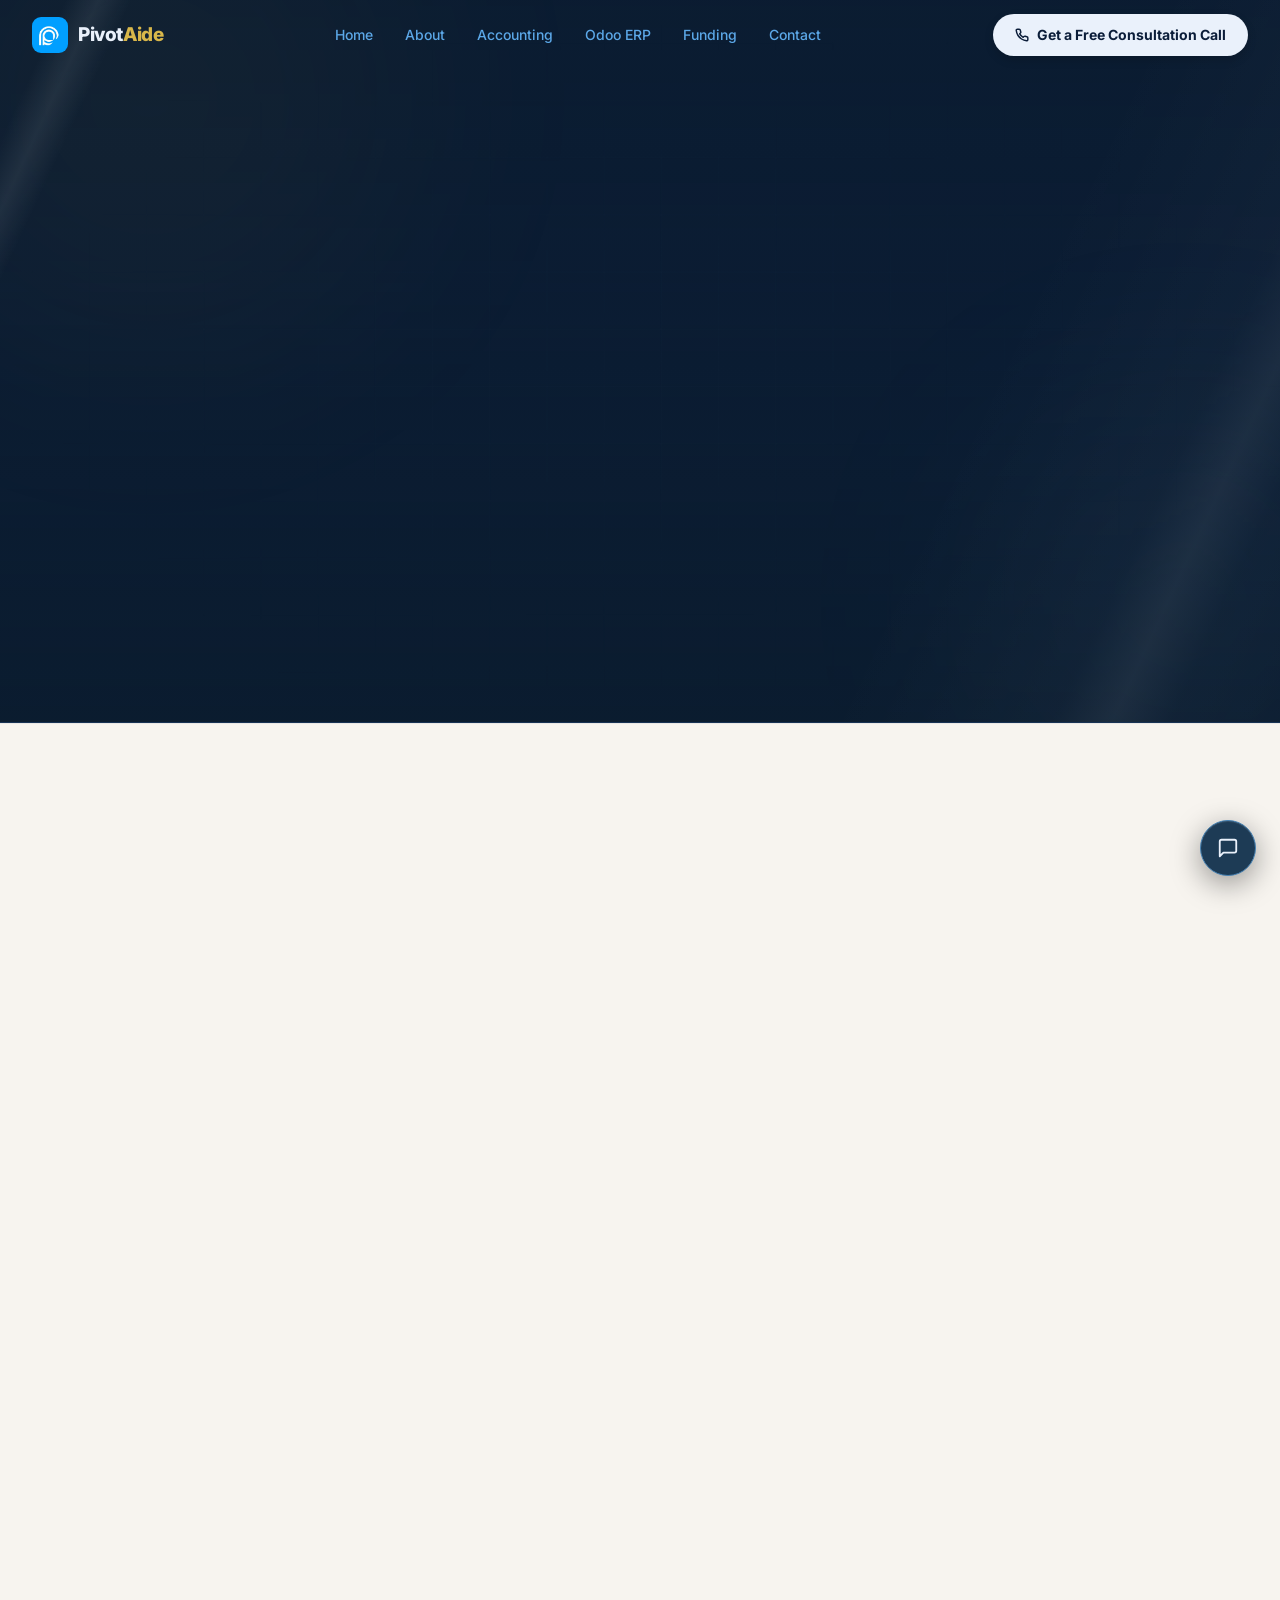
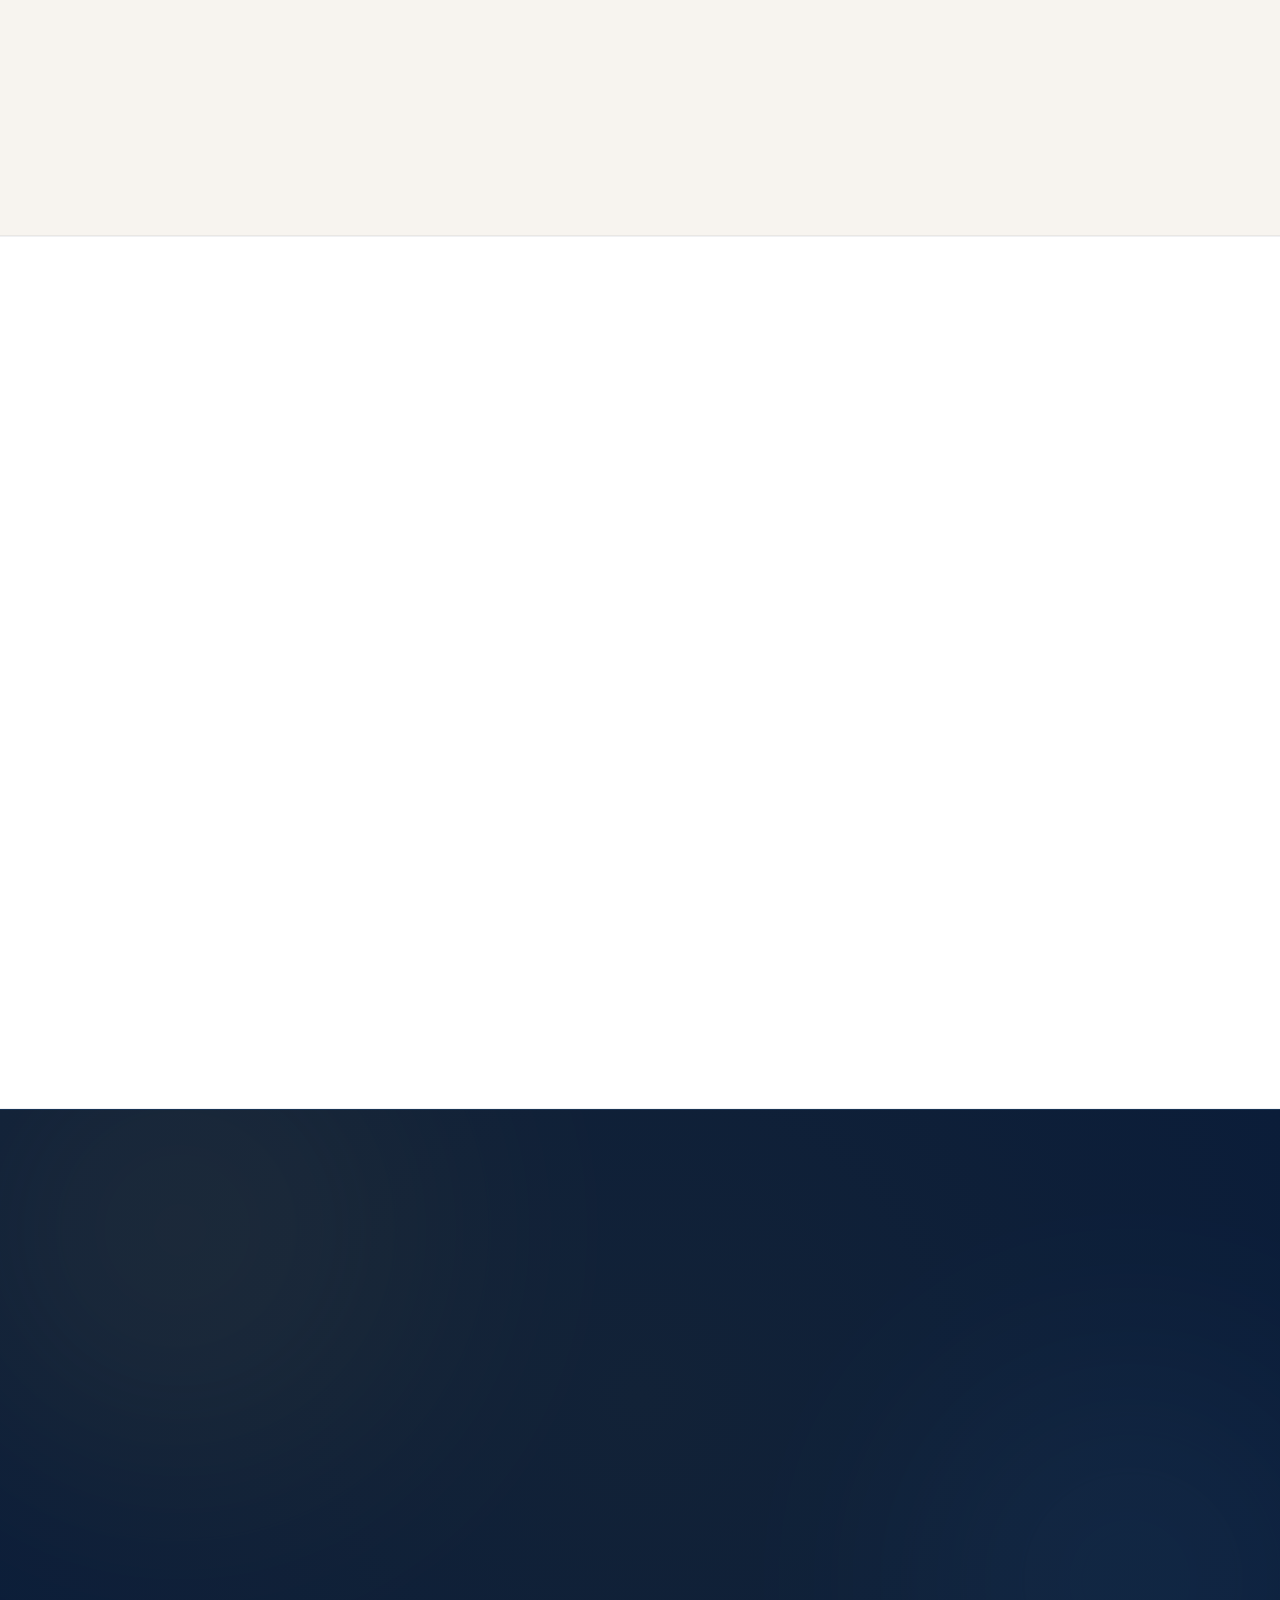
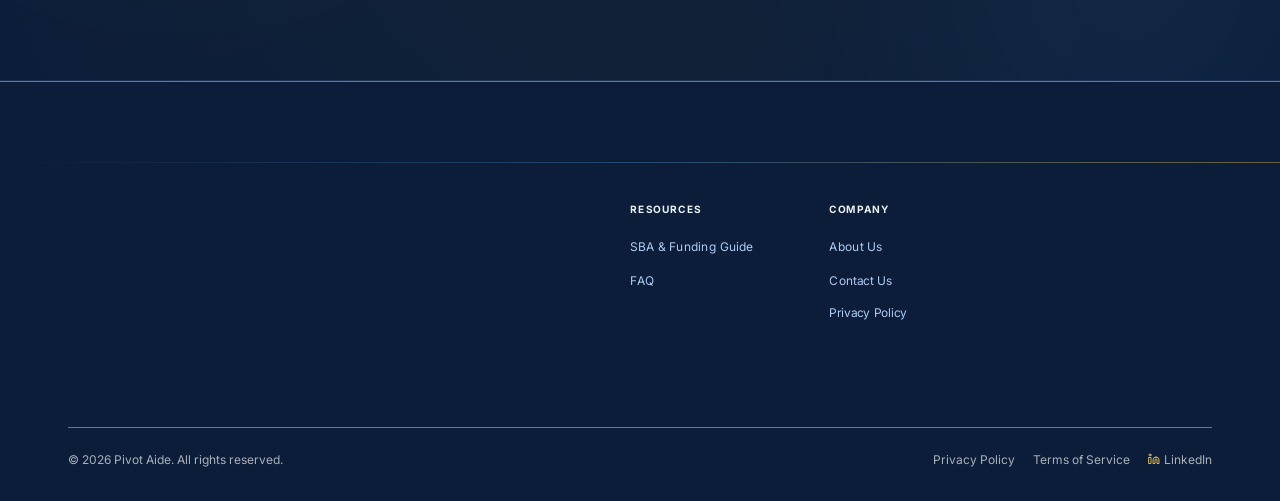
<file: contact.html>
<!DOCTYPE html>
<html lang="en">
<head>
    <meta charset="UTF-8">
    <meta name="viewport" content="width=device-width, initial-scale=1.0">
    <title>Contact Us — Pivot Aide | Premium Bookkeeping & Odoo ERP</title>
    <meta name="description" content="Contact Pivot Aide. Connect with our financial specialists for bookkeeping, tax compliance, payroll services, and Odoo ERP implementation.">
    <link rel="preconnect" href="https://fonts.googleapis.com">
    <link rel="preconnect" href="https://fonts.gstatic.com" crossorigin>
    <link href="https://fonts.googleapis.com/css2?family=Inter:ital,opsz,wght@0,14..32,300;0,14..32,400;0,14..32,500;0,14..32,600;0,14..32,700;0,14..32,800;0,14..32,900;1,14..32,400&family=Instrument+Serif:ital@1&display=swap" rel="stylesheet">
    <link rel="stylesheet" href="styles.css">
    <link rel="icon" type="image/x-icon" href="favicon.ico">
    <link rel="shortcut icon" href="favicon.ico">
    <style>
        /* local styles for contact form inputs focus and styling */
        .form-input:focus {
            border-color: #EAE42F !important;
            box-shadow: 0 0 0 2px rgba(234, 228, 47, 0.2) !important;
            outline: none;
        }
        .contact-info-card {
            background: var(--bg-card);
            border: 1px solid var(--border-light);
            border-radius: var(--card-radius);
            padding: 28px 24px;
            display: flex;
            gap: 16px;
            align-items: flex-start;
            transition: all 0.35s cubic-bezier(0.4, 0, 0.2, 1);
            box-shadow: 0 4px 18px rgba(11, 28, 43, 0.02);
        }
        .contact-info-card:hover {
            border-color: rgba(138, 109, 37, 0.3);
            background: var(--bg-card);
            box-shadow: 0 16px 36px rgba(11, 28, 43, 0.06);
            transform: translateY(-3px);
        }
        .cic-icon {
            font-size: 20px;
            color: var(--yellow);
            background: rgba(234, 228, 47, 0.05);
            border: 1px solid rgba(234, 228, 47, 0.15);
            border-radius: 8px;
            width: 40px;
            height: 40px;
            display: flex;
            align-items: center;
            justify-content: center;
            flex-shrink: 0;
        }
        .cic-details h4 {
            font-size: 14px;
            font-weight: 700;
            color: var(--text-primary);
            margin: 0 0 4px;
        }
        .cic-details p {
            font-size: 13px;
            color: var(--text-secondary);
            margin: 0;
            line-height: 1.5;
        }
        .cic-details a {
            color: var(--yellow);
            text-decoration: none;
        }
        .btn-pill-submit {
            background: #0B1C2B;
            color: #ffffff;
            border: 1px solid rgba(255,255,255,0.1);
            border-radius: 30px;
            padding: 14px 28px;
            font-size: 14px;
            font-weight: 600;
            cursor: pointer;
            transition: all 0.3s ease;
            display: inline-flex;
            align-items: center;
            justify-content: center;
            width: 100%;
        }
        .btn-pill-submit:hover {
            background: #153047;
            border-color: var(--yellow);
            transform: translateY(-2px);
        }
        .btn-pill-submit:disabled {
            opacity: 0.6;
            cursor: not-allowed;
            transform: none;
        }
        
        /* Hero Visual Dashboard Widget */
        .hero-consult-visual {
            background: rgba(11, 28, 43, 0.4);
            border: 1px solid var(--border-light);
            border-radius: var(--card-radius);
            padding: 28px;
            backdrop-filter: blur(12px);
            -webkit-backdrop-filter: blur(12px);
            display: flex;
            flex-direction: column;
            gap: 20px;
            box-shadow: 0 20px 40px rgba(0,0,0,0.3);
            text-align: left;
        }
        .hcv-header {
            border-bottom: 1px solid var(--border-light);
            padding-bottom: 14px;
            display: flex;
            justify-content: space-between;
            align-items: center;
        }
        .hcv-header strong {
            font-size: 13px;
            color: var(--text-primary);
            text-transform: uppercase;
            letter-spacing: var(--ls-caps);
        }
        .hcv-status {
            font-size: 10px;
            color: var(--yellow);
            background: rgba(234, 228, 47, 0.08);
            border: 1px solid rgba(234, 228, 47, 0.25);
            padding: 4px 10px;
            border-radius: 12px;
            font-weight: 700;
        }
        .hcv-item {
            display: flex;
            justify-content: space-between;
            align-items: center;
            font-size: 13px;
        }
        .hcv-label { color: var(--text-secondary); }
        .hcv-val { font-weight: 700; color: var(--text-primary); }
    </style>
</head>
<body>
<div class="scroll-progress-bar" id="scrollProgress"></div>

<!-- NAVBAR -->
<nav class="navbar" id="navbar">
    <div class="nav-container">
        <a href="index.html" class="nav-logo" id="navLogo">
            <div class="logo-mark"><img src="logo_image.jpg" alt="Pivot Aide Logo" style="width: 36px; height: 36px; border-radius: 9px; object-fit: cover; display: block;"></div>
            <span class="logo-wordmark">Pivot<span class="logo-accent">Aide</span></span>
        </a>
        <div class="nav-links" id="navLinks">
            <a href="index.html" class="nav-link">Home</a>
            <a href="about.html" class="nav-link">About</a>
            <a href="accounting.html" class="nav-link">Accounting</a>
            <a href="odoo.html" class="nav-link">Odoo ERP</a>
            <a href="funding.html" class="nav-link">Funding</a>
            <a href="contact.html" class="nav-link active">Contact</a>
        </div>
        <div class="nav-actions">
            <a href="https://calendly.com/pivotaide-info/30min" target="_blank" rel="noopener" class="btn-primary-nav" style="display: inline-flex; align-items: center; gap: 8px;">
                <svg width="14" height="14" viewBox="0 0 24 24" fill="none" stroke="currentColor" stroke-width="2.5" stroke-linecap="round" stroke-linejoin="round" style="flex-shrink:0;"><path d="M22 16.92v3a2 2 0 0 1-2.18 2 19.79 19.79 0 0 1-8.63-3.07 19.5 19.5 0 0 1-6-6 19.79 19.79 0 0 1-3.07-8.67A2 2 0 0 1 4.11 2h3a2 2 0 0 1 2 1.72 12.84 12.84 0 0 0 .7 2.81 2 2 0 0 1-.45 2.11L8.09 9.91a16 16 0 0 0 6 6l1.27-1.27a2 2 0 0 1 2.11-.45 12.84 12.84 0 0 0 2.81.7A2 2 0 0 1 22 16.92z"/></svg>
                Get a Free Consultation Call
            </a>
        </div>
        <button class="mobile-menu-toggle" id="mobileToggle" aria-label="Toggle menu"><span></span><span></span><span></span></button>
    </div>
</nav>

<!-- MOBILE DRAWER -->
<div class="mobile-menu" id="mobileMenu">
    <div class="mobile-menu-links">
        <a href="index.html" class="mobile-link">Home</a>
        <a href="about.html" class="mobile-link">About</a>
        <a href="accounting.html" class="mobile-link">Accounting</a>
        <a href="odoo.html" class="mobile-link">Odoo ERP</a>
        <a href="funding.html" class="mobile-link">Funding Readiness</a>
        <a href="contact.html" class="mobile-link">Contact</a>
    </div>
    <div class="mobile-cta"><a href="contact.html" class="btn-primary btn-lg" style="width:100%;justify-content:center;">Schedule a Consultation</a></div>
</div>

<!-- HERO SECTION -->
<section class="page-hero centered">
    <div class="page-hero-bg">
        <video autoplay loop muted playsinline class="page-hero-bg-video">
            <source src="Contact/contact_animation.mp4" type="video/mp4">
        </video>
        <div class="page-hero-orb page-hero-orb-1"></div>
        <div class="page-hero-orb page-hero-orb-2"></div>
        <div class="page-hero-grid"></div>
        <div class="page-hero-overlay"></div>
    </div>
    <div class="container">
        <div class="page-hero-wrapper">
            <div class="page-hero-content">
                <div class="page-hero-eyebrow animate-fade-in-up delay-100"><span class="page-hero-eyebrow-dot"></span>Get in Touch</div>
                <h1 class="page-hero-title animate-fade-in-up delay-200">Let's Talk<br>About Your <em class="serif-italic">Books</em></h1>
                <p class="page-hero-sub animate-fade-in-up delay-300">Pivot Aide is your trusted bookkeeping, tax compliance, and ERP consulting partner. Schedule a free consultation today to assess your accounting processes, compliance, lender readiness, and business expansion opportunities.</p>
                <div class="page-hero-actions animate-fade-in-up delay-400">
                    <a href="https://calendly.com/pivotaide" target="_blank" rel="noopener" class="btn-primary btn-lg">Schedule a Consultation</a>
                </div>
            </div>
        </div>
    </div>
</section>

<!-- CONTACT SECTION & INQUIRY FORM -->
<section class="content-section light" id="contact-portal">
    <div class="container">
        <div class="two-col-grid">
            <!-- Left Column: Contact Cards -->
            <div class="col-content scroll-reveal" data-stagger style="display: flex; flex-direction: column; gap: 20px;">
                <div class="section-tag" data-stagger><span class="section-tag-dot"></span>Direct Channels</div>
                <h2 class="section-title" data-stagger style="text-align:left; margin-bottom: 10px;">Connect with <em class="serif-italic">Advisors</em></h2>
                <p class="section-subtitle" data-stagger style="text-align:left; margin-bottom: 20px;">We route your inquiries directly to specialized subject desks to ensure you interface with experienced accountants and ERP specialists.</p>
                
                <!-- Unified Contact Details Card -->
                <div class="cta-form-card" data-stagger style="background: var(--bg-card); border: 1px solid var(--border-light); box-shadow: 0 20px 50px rgba(11,29,57,0.06); padding: 40px; display: flex; flex-direction: column; gap: 32px; border-radius: var(--card-radius); transition: all 0.35s cubic-bezier(0.4, 0, 0.2, 1);" onmouseover="this.style.transform='translateY(-3px)'" onmouseout="this.style.transform='translateY(0)'">
                    <div data-stagger style="display: flex; gap: 20px; align-items: flex-start;">
                        <div class="cic-icon" style="font-size: 20px; color: var(--yellow); background: rgba(216, 183, 74, 0.05); border: 1px solid rgba(216, 183, 74, 0.15); border-radius: 8px; width: 44px; height: 44px; display: flex; align-items: center; justify-content: center; flex-shrink: 0;">
                            <svg width="18" height="18" viewBox="0 0 24 24" fill="none" stroke="currentColor" stroke-width="2.5" stroke-linecap="round" stroke-linejoin="round"><path d="M4 4h16c1.1 0 2 .9 2 2v12c0 1.1-.9 2-2 2H4c-1.1 0-2-.9-2-2V6c0-1.1.9-2 2-2z"/><polyline points="22,6 12,13 2,6"/></svg>
                        </div>
                        <div class="cic-details">
                            <h4 style="font-size: 15px; font-weight: 700; color: var(--text-primary); margin: 0 0 6px;">Official Email Inbox</h4>
                            <p style="font-size: 13px; color: var(--text-secondary); margin: 0; line-height: 1.5;"><a href="mailto:info@pivotaide.com" style="color: var(--yellow); text-decoration: none;">info@pivotaide.com</a></p>
                        </div>
                    </div>
                    
                    <div data-stagger style="display: flex; gap: 20px; align-items: flex-start;">
                        <div class="cic-icon" style="font-size: 20px; color: var(--yellow); background: rgba(216, 183, 74, 0.05); border: 1px solid rgba(216, 183, 74, 0.15); border-radius: 8px; width: 44px; height: 44px; display: flex; align-items: center; justify-content: center; flex-shrink: 0;">
                            <svg width="18" height="18" viewBox="0 0 24 24" fill="none" stroke="currentColor" stroke-width="2.5" stroke-linecap="round" stroke-linejoin="round"><path d="M22 16.92v3a2 2 0 0 1-2.18 2 19.79 19.79 0 0 1-8.63-3.07 19.5 19.5 0 0 1-6-6 19.79 19.79 0 0 1-3.07-8.67A2 2 0 0 1 4.11 2h3a2 2 0 0 1 2 1.72 12.84 12.84 0 0 0 .7 2.81 2 2 0 0 1-.45 2.11L8.09 9.91a16 16 0 0 0 6 6l1.27-1.27a2 2 0 0 1 2.11-.45 12.84 12.84 0 0 0 2.81.7A2 2 0 0 1 22 16.92z"/></svg>
                        </div>
                        <div class="cic-details">
                            <h4 style="font-size: 15px; font-weight: 700; color: var(--text-primary); margin: 0 0 6px;">Direct Phone Line</h4>
                            <p style="font-size: 13px; color: var(--text-secondary); margin: 0; line-height: 1.5; color: var(--text-secondary);">+1 (571) 470-3754</p>
                        </div>
                    </div>
                    
                    <div data-stagger style="display: flex; gap: 20px; align-items: flex-start;">
                        <div class="cic-icon" style="font-size: 20px; color: var(--yellow); background: rgba(216, 183, 74, 0.05); border: 1px solid rgba(216, 183, 74, 0.15); border-radius: 8px; width: 44px; height: 44px; display: flex; align-items: center; justify-content: center; flex-shrink: 0;">
                            <svg width="18" height="18" viewBox="0 0 24 24" fill="none" stroke="currentColor" stroke-width="2.5" stroke-linecap="round" stroke-linejoin="round"><rect x="4" y="2" width="16" height="20" rx="2" ry="2"/><line x1="9" y1="22" x2="9" y2="16"/><line x1="15" y1="22" x2="15" y2="16"/><line x1="9" y1="16" x2="15" y2="16"/><path d="M8 6h2v2H8V6zm0 4h2v2H8v-2zm0 4h2v2H8v-2zm8-8h2v2h-2V6zm0 4h2v2h-2v-2zm0 4h2v2h-2v-2z"/></svg>
                        </div>
                        <div class="cic-details">
                            <h4 style="font-size: 15px; font-weight: 700; color: var(--text-primary); margin: 0 0 6px;">Office Locations</h4>
                            <p style="font-size: 13px; color: var(--text-secondary); margin: 0 0 10px; line-height: 1.5; color: var(--text-secondary);"><strong>Maryland (HQ):</strong><br/>6475 New Hampshire Ave,<br/>Hyattsville, MD 20783</p>
                            <p style="font-size: 13px; color: var(--text-secondary); margin: 0; line-height: 1.5; color: var(--text-secondary);"><strong>Virginia:</strong><br/>11166 Fairfax Blvd, Suite 500,<br/>Fairfax, VA 22030</p>
                        </div>
                    </div>
                </div>
            </div>
            
            <!-- Right Column: Inquiry Form -->
            <div class="cta-form-card scroll-reveal" data-stagger style="background: var(--bg-card); border: 1px solid var(--border-light); box-shadow: 0 20px 50px rgba(11,28,43,0.06); padding: 40px;">
                <div class="form-title" data-stagger style="margin-bottom: 24px; font-size: 20px; font-weight: 700; color: var(--text-primary);">Business Inquiry</div>
                <form id="consultForm" novalidate style="display:flex; flex-direction:column; gap:18px;">
                    <div class="form-field" style="display:flex; flex-direction:column; gap:6px;">
                        <label for="cfName" style="font-size:12px; font-weight:600; color:var(--text-secondary);">Full Name</label>
                        <input type="text" id="cfName" class="form-input" style="background: rgba(11,28,43,0.02); color: var(--text-primary); border-color: var(--border-light); padding: 12px 16px; border-radius: 8px; font-size: 13px;" placeholder="Jane Smith" autocomplete="name" required>
                    </div>
                    <div class="form-field" style="display:flex; flex-direction:column; gap:6px;">
                        <label for="cfEmail" style="font-size:12px; font-weight:600; color:var(--text-secondary);">Work Email</label>
                        <input type="email" id="cfEmail" class="form-input" style="background: rgba(11,28,43,0.02); color: var(--text-primary); border-color: var(--border-light); padding: 12px 16px; border-radius: 8px; font-size: 13px;" placeholder="jane@company.com" autocomplete="email" required>
                    </div>
                    <div class="form-field" style="display:flex; flex-direction:column; gap:6px;">
                        <label for="cfPhone" style="font-size:12px; font-weight:600; color:var(--text-secondary);">Phone Number</label>
                        <input type="tel" id="cfPhone" class="form-input" style="background: rgba(11,28,43,0.02); color: var(--text-primary); border-color: var(--border-light); padding: 12px 16px; border-radius: 8px; font-size: 13px;" placeholder="+1 (555) 019-2834" autocomplete="tel" required>
                    </div>
                    <div class="form-field" style="display:flex; flex-direction:column; gap:6px;">
                        <label for="cfCompany" style="font-size:12px; font-weight:600; color:var(--text-secondary);">Business Name</label>
                        <input type="text" id="cfCompany" class="form-input" style="background: rgba(11,28,43,0.02); color: var(--text-primary); border-color: var(--border-light); padding: 12px 16px; border-radius: 8px; font-size: 13px;" placeholder="Acme Corp" autocomplete="organization" required>
                    </div>
                    
                    <div class="form-row-2" style="display:grid; grid-template-columns:1fr 1fr; gap:16px;">
                        <div class="form-field" style="display:flex; flex-direction:column; gap:6px;">
                            <label for="cfIndustry" style="font-size:12px; font-weight:600; color:var(--text-secondary);">Industry</label>
                            <select id="cfIndustry" class="form-input" style="background: rgba(11,28,43,0.02); color: var(--text-primary); border-color: var(--border-light); padding: 12px 16px; border-radius: 8px; font-size: 13px; appearance: none; background-image: url('data:image/svg+xml;charset=utf-8,%3Csvg xmlns=%22http://www.w3.org/2000/svg%22 width=%2216%22 height=%2216%22 fill=%22none%22 stroke=%22%230B1C2B%22 stroke-width=%222%22 stroke-linecap=%22round%22 stroke-linejoin=%22round%22%3E%3Cpath d=%22M4 6l4 4 4-4%22/%3E%3C/svg%3E'); background-repeat: no-repeat; background-position: right 14px center; background-size: 10px; padding-right: 32px;" required>
                                <option value="" disabled selected>Select Industry</option>
                                <option value="Manufacturing">Manufacturing</option>
                                <option value="Healthcare & Medical">Healthcare &amp; Medical</option>
                                <option value="Textile & Apparel">Textile &amp; Apparel</option>
                                <option value="Professional Services">Professional Services</option>
                                <option value="Agriculture & Farming">Agriculture &amp; Farming</option>
                                <option value="Retail & eCommerce">Retail &amp; eCommerce</option>
                                <option value="Education & eLearning">Education &amp; eLearning</option>
                                <option value="Biotech">Biotech</option>
                                <option value="Hospitality & Tourism">Hospitality &amp; Tourism</option>
                                <option value="Nonprofits & NGOs">Nonprofits &amp; NGOs</option>
                                <option value="Wholesale & Distribution">Wholesale &amp; Distribution</option>
                                <option value="Food & Beverage">Food &amp; Beverage</option>
                                <option value="Logistics & Transportation">Logistics &amp; Transportation</option>
                                <option value="Telecommunications">Telecommunications</option>
                                <option value="Aerospace & Defense">Aerospace &amp; Defense</option>
                                <option value="Construction">Construction</option>
                                <option value="Automotive">Automotive</option>
                                <option value="Finance & Accounting">Finance &amp; Accounting</option>
                                <option value="Energy & Utilities">Energy &amp; Utilities</option>
                                <option value="Technology & SaaS">Technology &amp; SaaS</option>
                            </select>
                        </div>
                        <div class="form-field" style="display:flex; flex-direction:column; gap:6px;">
                            <label for="cfService" style="font-size:12px; font-weight:600; color:var(--text-secondary);">Service Interest</label>
                            <select id="cfService" class="form-input" style="background: rgba(11,28,43,0.02); color: var(--text-primary); border-color: var(--border-light); padding: 12px 16px; border-radius: 8px; font-size: 13px; appearance: none; background-image: url('data:image/svg+xml;charset=utf-8,%3Csvg xmlns=%22http://www.w3.org/2000/svg%22 width=%2216%22 height=%2216%22 fill=%22none%22 stroke=%22%230B1C2B%22 stroke-width=%222%22 stroke-linecap=%22round%22 stroke-linejoin=%22round%22%3E%3Cpath d=%22M4 6l4 4 4-4%22/%3E%3C/svg%3E'); background-repeat: no-repeat; background-position: right 14px center; background-size: 10px; padding-right: 32px;" required>
                                <option value="" disabled selected>Select Service</option>
                                <option value="Bookkeeping">Bookkeeping</option>
                                <option value="Tax">Tax Compliance</option>
                                <option value="Payroll">Payroll</option>
                                <option value="Odoo Implementation">Odoo Implementation</option>
                                <option value="SBA / Funding Readiness">SBA / Funding Readiness</option>
                                <option value="Other">Other</option>
                            </select>
                        </div>
                    </div>
                    
                    <div class="form-field" style="display:flex; flex-direction:column; gap:6px; margin-bottom: 8px;">
                        <label for="cfMessage" style="font-size:12px; font-weight:600; color:var(--text-secondary);">Message</label>
                        <textarea id="cfMessage" class="form-input form-textarea" style="background: rgba(11,28,43,0.02); color: var(--text-primary); border-color: var(--border-light); padding: 12px 16px; border-radius: 8px; font-size: 13px; height: 100px; resize: none;" placeholder="Tell us about your requirements..."></textarea>
                    </div>
                    
                    <button type="submit" class="btn-pill-submit" id="formSubmitBtn" style="padding: 14px; font-size: 14px;">Send Inquiry</button>
                </form>
            </div>
        </div>
    </div>
</section>

<!-- OFFICE LOCATIONS -->
<section class="content-section alt" id="locations">
    <div class="container">
        <div class="section-header animate-on-scroll">
            <div class="section-tag"><span class="section-tag-dot"></span>Corporate Presence</div>
            <h2 class="section-title">Our U.S. <em class="serif-italic">Headquarters</em></h2>
            <p class="section-subtitle">We manage accounts, tax filings, and ERP projects locally from our offices in Maryland and Virginia.</p>
        </div>
        
        <div class="offices-grid" style="display:grid;grid-template-columns:repeat(auto-fit,minmax(320px,1fr));max-width:860px;margin:0 auto;gap:24px;">
            <!-- Maryland Office Card -->
            <div class="office-card scroll-reveal" data-stagger style="background:var(--bg-card);border:1px solid var(--border-light);border-radius:var(--card-radius);padding:32px;position:relative;overflow:hidden;display:flex;gap:20px;align-items:flex-start;">
                <div class="office-icon-wrap" data-stagger style="padding:12px;border-radius:12px;background:rgba(216,183,74,0.06);border:1px solid rgba(216,183,74,0.2);display:flex;align-items:center;justify-content:center;color:var(--yellow);flex-shrink:0;">
                    <svg width="24" height="24" viewBox="0 0 24 24" fill="none" stroke="currentColor" stroke-width="1.8" stroke-linecap="round" stroke-linejoin="round"><path d="M21 10c0 7-9 13-9 13s-9-6-9-13a9 9 0 0118 0z"/><circle cx="12" cy="10" r="3"/></svg>
                </div>
                <div class="office-info">
                    <h4 data-stagger style="font-size:18px;color:var(--text-primary);font-weight:700;margin-bottom:4px;">U.S. Headquarters</h4>
                    <p data-stagger style="font-size:12px;color:var(--yellow);text-transform:uppercase;letter-spacing:var(--ls-caps);margin-bottom:12px;font-weight:600;">Maryland Office</p>
                    <p data-stagger style="font-size:13px;color:var(--text-secondary);margin-bottom:12px;line-height:1.5;">6475 New Hampshire Ave,<br/>Hyattsville, MD 20783</p>
                    <p data-stagger style="font-size:11px;color:var(--text-muted);font-family:monospace;letter-spacing:0.02em;margin-bottom:14px;"><svg width="12" height="12" viewBox="0 0 24 24" fill="none" stroke="currentColor" stroke-width="2.5" stroke-linecap="round" stroke-linejoin="round" style="display:inline-block;vertical-align:middle;margin-right:4px;color:var(--yellow);"><path d="M21 10c0 7-9 13-9 13s-9-6-9-13a9 9 0 0 1 18 0z"/><circle cx="12" cy="10" r="3"/></svg> 38.9715° N, 76.9717° W</p>
                    <div data-stagger class="office-map-canvas" style="height:100px;border-radius:8px;margin-bottom:12px;background:rgba(8,20,32,0.8);border:1px solid var(--border-light);overflow:hidden;"></div>
                    <a data-stagger href="https://maps.google.com/?q=6475+New+Hampshire+Ave,+Hyattsville,+MD+20783" target="_blank" rel="noopener" class="btn-ghost" style="padding: 6px 14px; font-size: 11px; display: inline-flex;">View Map ↗</a>
                </div>
            </div>
            
            <!-- Virginia Office Card -->
            <div class="office-card scroll-reveal" data-stagger style="background:var(--bg-card);border:1px solid var(--border-light);border-radius:var(--card-radius);padding:32px;position:relative;overflow:hidden;display:flex;gap:20px;align-items:flex-start;">
                <div class="office-icon-wrap" data-stagger style="padding:12px;border-radius:12px;background:rgba(216,183,74,0.06);border:1px solid rgba(216,183,74,0.2);display:flex;align-items:center;justify-content:center;color:var(--yellow);flex-shrink:0;">
                    <svg width="24" height="24" viewBox="0 0 24 24" fill="none" stroke="currentColor" stroke-width="1.8" stroke-linecap="round" stroke-linejoin="round"><path d="M21 10c0 7-9 13-9 13s-9-6-9-13a9 9 0 0118 0z"/><circle cx="12" cy="10" r="3"/></svg>
                </div>
                <div class="office-info">
                    <h4 data-stagger style="font-size:18px;color:var(--text-primary);font-weight:700;margin-bottom:4px;">Virginia Branch</h4>
                    <p data-stagger style="font-size:12px;color:var(--yellow);text-transform:uppercase;letter-spacing:var(--ls-caps);margin-bottom:12px;font-weight:600;">Virginia Office</p>
                    <p data-stagger style="font-size:13px;color:var(--text-secondary);margin-bottom:12px;line-height:1.5;">11166 Fairfax Blvd,<br/>Suite 500,<br/>Fairfax, VA 22030</p>
                    <p data-stagger style="font-size:11px;color:var(--text-muted);font-family:monospace;letter-spacing:0.02em;margin-bottom:14px;"><svg width="12" height="12" viewBox="0 0 24 24" fill="none" stroke="currentColor" stroke-width="2.5" stroke-linecap="round" stroke-linejoin="round" style="display:inline-block;vertical-align:middle;margin-right:4px;color:var(--yellow);"><path d="M21 10c0 7-9 13-9 13s-9-6-9-13a9 9 0 0 1 18 0z"/><circle cx="12" cy="10" r="3"/></svg> 38.8624° N, 77.3302° W</p>
                    <div data-stagger class="office-map-canvas" style="height:100px;border-radius:8px;margin-bottom:12px;background:rgba(8,20,32,0.8);border:1px solid var(--border-light);overflow:hidden;"></div>
                    <a data-stagger href="https://maps.google.com/?q=11166+Fairfax+Blvd,+Suite+500,+Fairfax,+VA+22030" target="_blank" rel="noopener" class="btn-ghost" style="padding: 6px 14px; font-size: 11px; display: inline-flex;">View Map ↗</a>
                </div>
            </div>
        </div>
    </div>
</section>

<!-- SCHEDULE A CONSULTATION CTA -->
<section class="final-cta-section" style="border-top: 1px solid var(--border-light);">
    <div class="final-cta-bg"><div class="final-cta-orb final-cta-orb-1"></div><div class="final-cta-orb final-cta-orb-2"></div></div>
    <div class="container">
        <div class="final-cta-inner scroll-reveal" data-stagger>
            <h2 class="final-cta-headline">Ready to Talk<br>About Your <em class="serif-italic">Business</em>?</h2>
            <p class="final-cta-sub" data-stagger>Schedule a free video call with our advisors to review bookkeeping compliance, Odoo implementations, or loan readiness files.</p>
            <a href="https://calendly.com/pivotaide" target="_blank" rel="noopener" class="btn-primary btn-lg" data-stagger>Schedule a Consultation →</a>
        </div>
    </div>
</section>

<!-- FOOTER -->
<footer class="footer" id="footer">
    <div class="footer-top-border"></div>
    <div class="container">
        <div class="footer-grid">
            <!-- Brand Column -->
            <div class="footer-brand animate-on-scroll fade-left">
                <a href="index.html" class="footer-logo">
                    <img src="logo_image.jpg" alt="Pivot Aide Logo" style="width: 32px; height: 32px; border-radius: 8px; object-fit: cover; display: block;">
                    <span style="font-size:18px;font-weight:800;color:var(--text-primary);letter-spacing:-0.02em;margin-left:8px;">Pivot<span style="color:var(--yellow);">Aide</span></span>
                </a>
                <p class="footer-brand-desc">Pivot Aide builds accounting systems for growing businesses. We deliver precision bookkeeping, corporate tax compliance, payroll processing, and lender-grade funding readiness solutions.</p>
                <p style="font-size:12px;color:var(--yellow);font-weight:600;margin:0 0 8px;">See the Bigger Picture.</p>
            </div>
            <!-- Services Column -->
            <div class="footer-col animate-on-scroll scale-in" data-delay="80">
                <div class="footer-col-title">Services</div>
                <ul class="footer-link-list">
                    <li><a href="accounting.html">Accounting &amp; Bookkeeping</a></li>
                    <li><a href="odoo.html">Odoo Accounting</a></li>
                    <li><a href="funding.html">Funding Readiness</a></li>
                </ul>
            </div>
            <!-- Resources Column -->
            <div class="footer-col animate-on-scroll scale-in" data-delay="160">
                <div class="footer-col-title">Resources</div>
                <ul class="footer-link-list">
                    <li><a href="funding.html">SBA &amp; Funding Guide</a></li>
                    <li><a href="index.html#faq">FAQ</a></li>
                </ul>
            </div>
            <!-- Company Column -->
            <div class="footer-col animate-on-scroll scale-in" data-delay="240">
                <div class="footer-col-title">Company</div>
                <ul class="footer-link-list">
                    <li><a href="about.html">About Us</a></li>
                    <li><a href="contact.html">Contact Us</a></li>
                    <li><a href="#">Privacy Policy</a></li>
                </ul>
            </div>
            <!-- Contact Column -->
            <div class="footer-col animate-on-scroll fade-right" data-delay="320">
                <div class="footer-col-title">Contact</div>
                <ul class="footer-link-list" style="gap:12px;">
                    <li style="font-size:13px;color:var(--text-secondary);display:flex;align-items:flex-start;gap:8px;">
                        <svg width="14" height="14" viewBox="0 0 24 24" fill="none" stroke="currentColor" stroke-width="2" stroke-linecap="round" stroke-linejoin="round" style="margin-top:2px;flex-shrink:0;color:var(--yellow);"><path d="M21 10c0 7-9 13-9 13s-9-6-9-13a9 9 0 0 1 18 0z"/><circle cx="12" cy="10" r="3"/></svg>
                        <span>Hyattsville, Maryland &amp; Virginia, USA</span>
                    </li>
                    <li style="font-size:13px;color:var(--text-secondary);display:flex;align-items:center;gap:8px;">
                        <svg width="14" height="14" viewBox="0 0 24 24" fill="none" stroke="currentColor" stroke-width="2" stroke-linecap="round" stroke-linejoin="round" style="flex-shrink:0;color:var(--yellow);"><path d="M4 4h16c1.1 0 2 .9 2 2v12c0 1.1-.9 2-2 2H4c-1.1 0-2-.9-2-2V6c0-1.1.9-2 2-2z"/><polyline points="22,6 12,13 2,6"/></svg>
                        <a href="mailto:info@pivotaide.com" style="color:var(--text-secondary);text-decoration:none;">info@pivotaide.com</a>
                    </li>
                    <li style="font-size:13px;color:var(--text-secondary);display:flex;align-items:center;gap:8px;">
                        <svg width="14" height="14" viewBox="0 0 24 24" fill="none" stroke="currentColor" stroke-width="2" stroke-linecap="round" stroke-linejoin="round" style="flex-shrink:0;color:var(--yellow);"><path d="M22 16.92v3a2 2 0 0 1-2.18 2 19.79 19.79 0 0 1-8.63-3.07 19.5 19.5 0 0 1-6-6 19.79 19.79 0 0 1-3.07-8.67A2 2 0 0 1 4.11 2h3a2 2 0 0 1 2 1.72 12.84 12.84 0 0 0 .7 2.81 2 2 0 0 1-.45 2.11L8.09 9.91a16 16 0 0 0 6 6l1.27-1.27a2 2 0 0 1 2.11-.45 12.84 12.84 0 0 0 2.81.7A2 2 0 0 1 22 16.92z"/></svg>
                        <span>+1 (571) 470-3754</span>
                    </li>
                </ul>
            </div>
        </div>
        <div class="footer-bottom">
            <p>&copy; 2026 Pivot Aide. All rights reserved.</p>
            <div class="footer-bottom-links">
                <a href="#">Privacy Policy</a>
                <a href="#">Terms of Service</a>
                <a href="https://www.linkedin.com/company/pivotaide/" target="_blank" rel="noopener noreferrer" style="display: inline-flex; align-items: center; gap: 4px;">
                    <svg width="12" height="12" viewBox="0 0 24 24" fill="none" stroke="currentColor" stroke-width="2" stroke-linecap="round" stroke-linejoin="round" style="color:var(--yellow);"><path d="M16 8a6 6 0 0 1 6 6v7h-4v-7a2 2 0 0 0-2-2 2 2 0 0 0-2 2v7h-4v-7a6 6 0 0 1 6-6z"/><rect x="2" y="9" width="4" height="12"/><circle cx="4" cy="4" r="2"/></svg>
                    LinkedIn
                </a>
            </div>
        </div>
    </div>
</footer>

<!-- AI CHAT WIDGET -->
<div class="ai-chat-widget" id="aiChatWidget"><button class="ai-chat-toggle" id="aiChatToggle" aria-label="Chat"><div class="ai-chat-icon" id="aiChatOpenIcon"><svg width="22" height="22" viewBox="0 0 24 24" fill="none"><path d="M21 15a2 2 0 01-2 2H7l-4 4V5a2 2 0 012-2h14a2 2 0 012 2z" stroke="currentColor" stroke-width="2" stroke-linejoin="round"/></svg></div><div class="ai-chat-icon ai-chat-close-icon hidden" id="aiChatCloseIcon"><svg width="18" height="18" viewBox="0 0 24 24" fill="none"><path d="M18 6L6 18M6 6l12 12" stroke="currentColor" stroke-width="2.5" stroke-linecap="round"/></svg></div><div class="ai-notif-dot" id="aiNotifDot"></div></button><div class="ai-chat-panel" id="aiChatPanel"><div class="ai-chat-header"><div class="ai-avatar"><img src="logo_image.jpg" alt="Pivot Aide Assistant" style="width: 18px; height: 18px; border-radius: 4px; object-fit: cover; display: block;"></div><div class="ai-header-info"><strong>Pivot Aide Assistant</strong><span class="ai-status"><span class="ai-status-dot"></span>Online</span></div></div><div class="ai-chat-messages" id="aiMessages"><div class="ai-msg ai-msg-bot"><p>Hi! I can answer questions about our services or connect you with our team. How can I help you today?</p></div><div class="ai-quick-replies" id="aiQuickReplies"><button class="ai-qr" data-q="accounting">Accounting</button><button class="ai-qr" data-q="odoo">Odoo ERP</button><button class="ai-qr" data-q="getstarted">Get Started</button></div></div><div class="ai-lead-form" id="aiLeadForm" style="display:none;"><p class="ai-lead-intro">Share your details and we'll connect you with a financial specialist:</p><input type="text" class="ai-lead-input" id="aiLeadName" placeholder="Your Name" /><input type="email" class="ai-lead-input" id="aiLeadEmail" placeholder="Work Email" /><input type="text" class="ai-lead-input" id="aiLeadCompany" placeholder="Company Name" /><button class="btn-primary" style="width:100%;padding:10px;font-size:13px;" id="aiLeadSubmit">Connect with Specialist →</button></div><div class="ai-chat-input-row" id="aiInputRow"><input type="text" class="ai-input" id="aiChatInput" placeholder="Type a message..." maxlength="280"><button class="ai-send" id="aiSendBtn"><svg width="16" height="16" viewBox="0 0 24 24" fill="none"><path d="M22 2L11 13M22 2L15 22 11 13M22 2L2 9l9 4" stroke="currentColor" stroke-width="2" stroke-linecap="round" stroke-linejoin="round"/></svg></button></div></div></div>

<div class="toast" id="toast" role="alert"><div class="toast-icon">✓</div><div class="toast-text"><strong id="toastTitle">Inquiry Submitted</strong><span id="toastMsg">We will be in touch within one business day.</span></div></div>

<script src="main.js"></script>
</body>
</html>
</file>
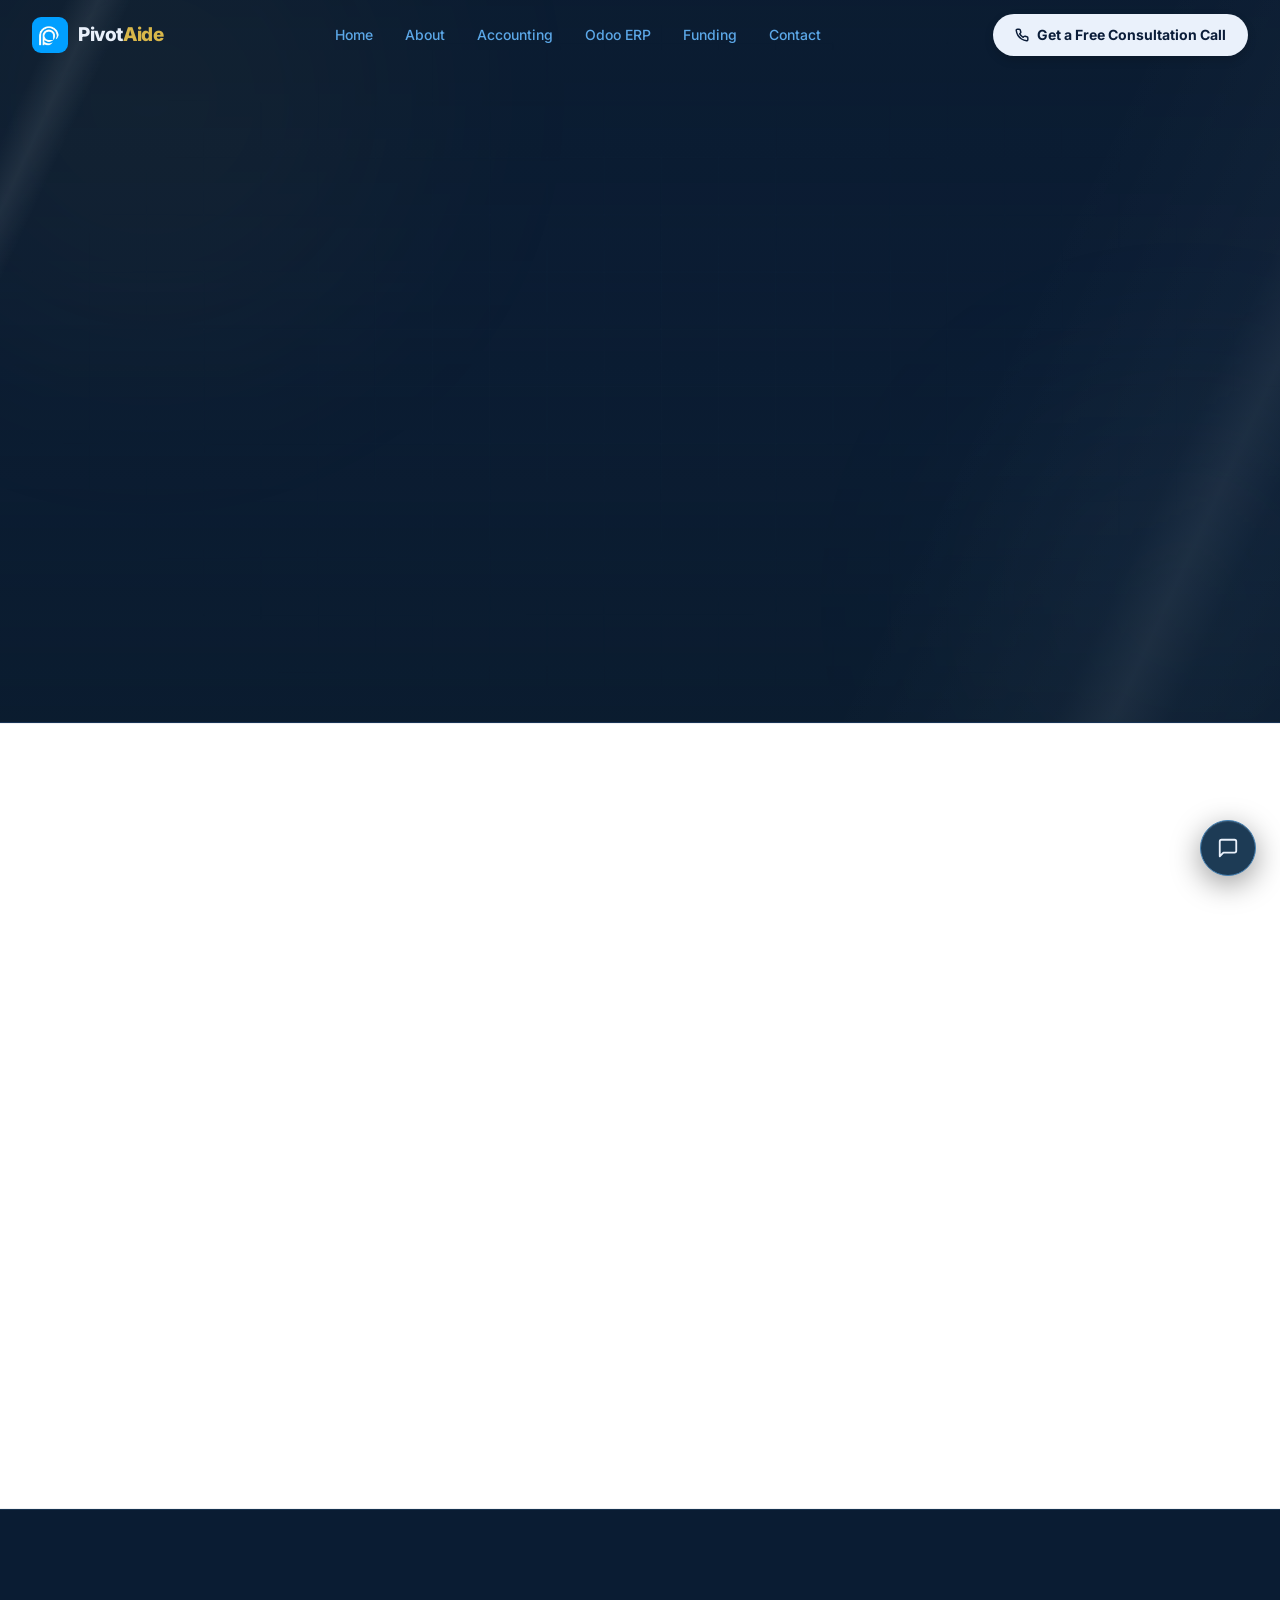
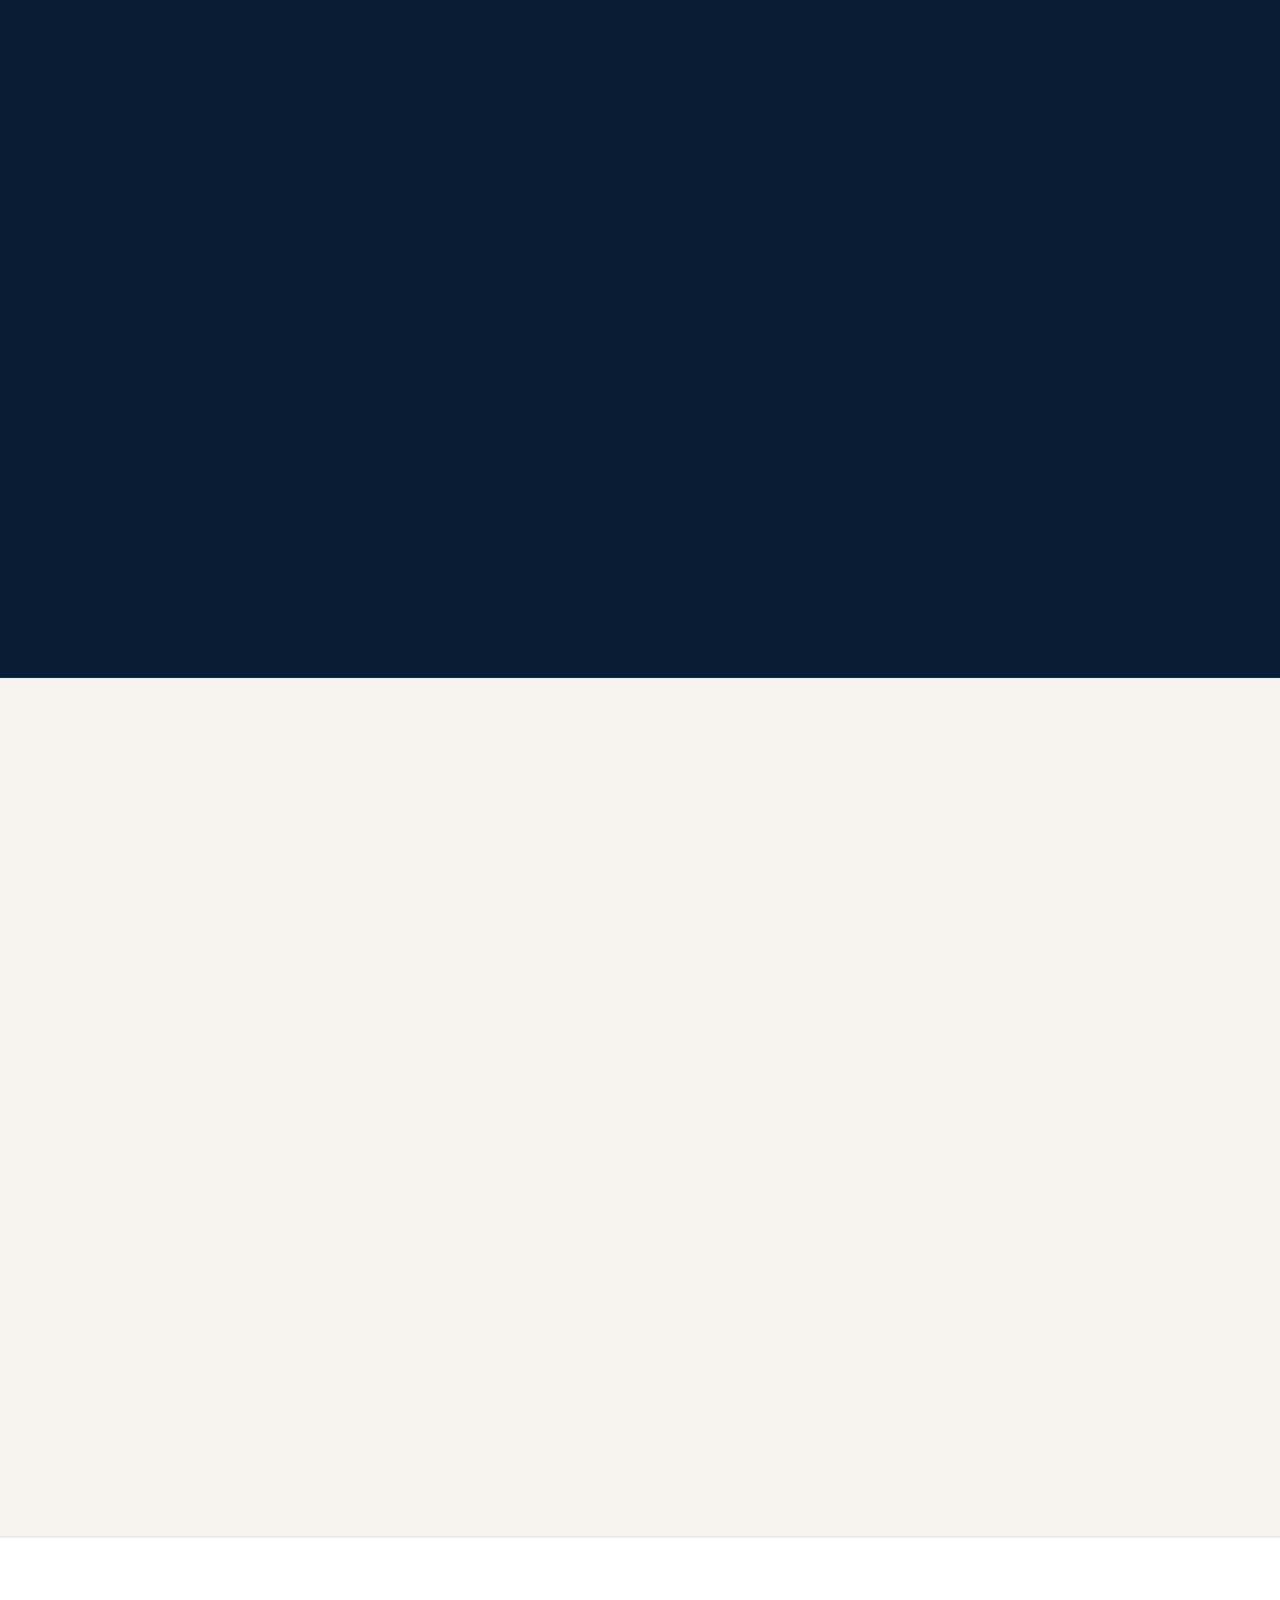
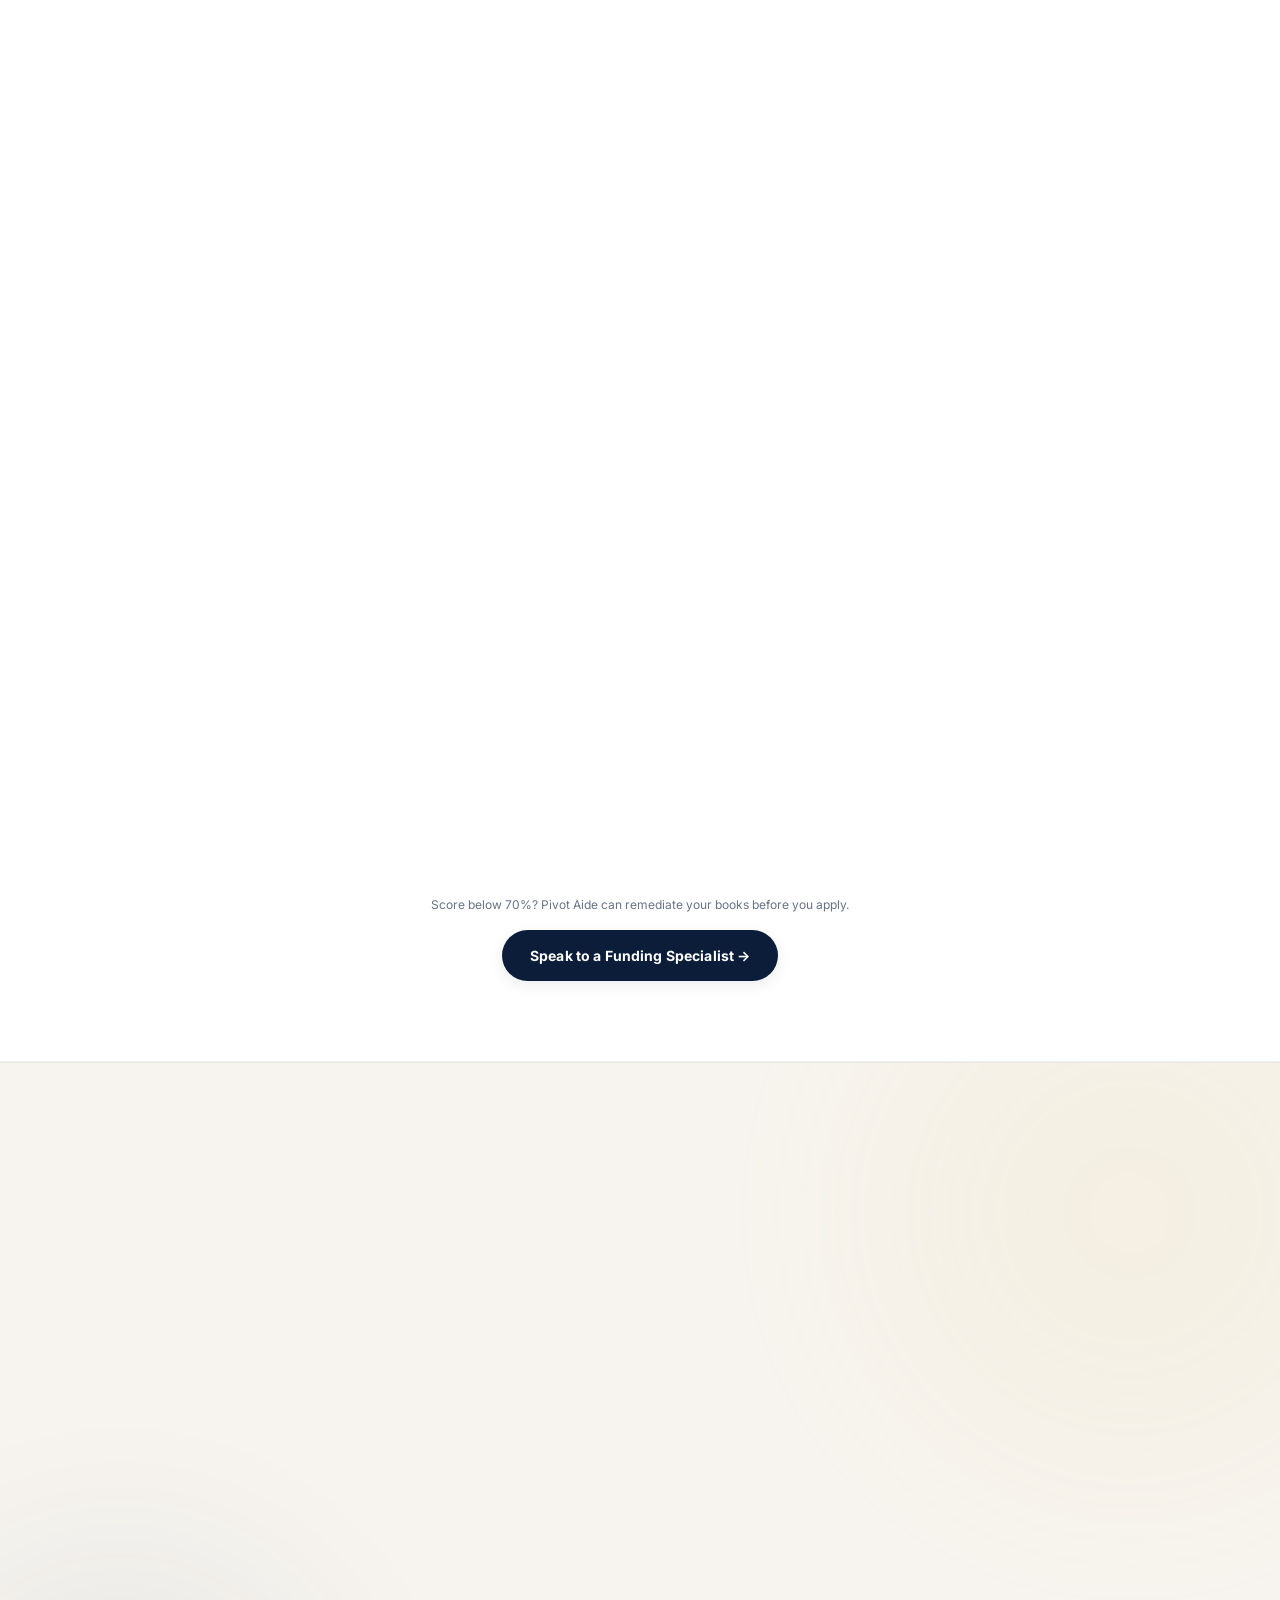
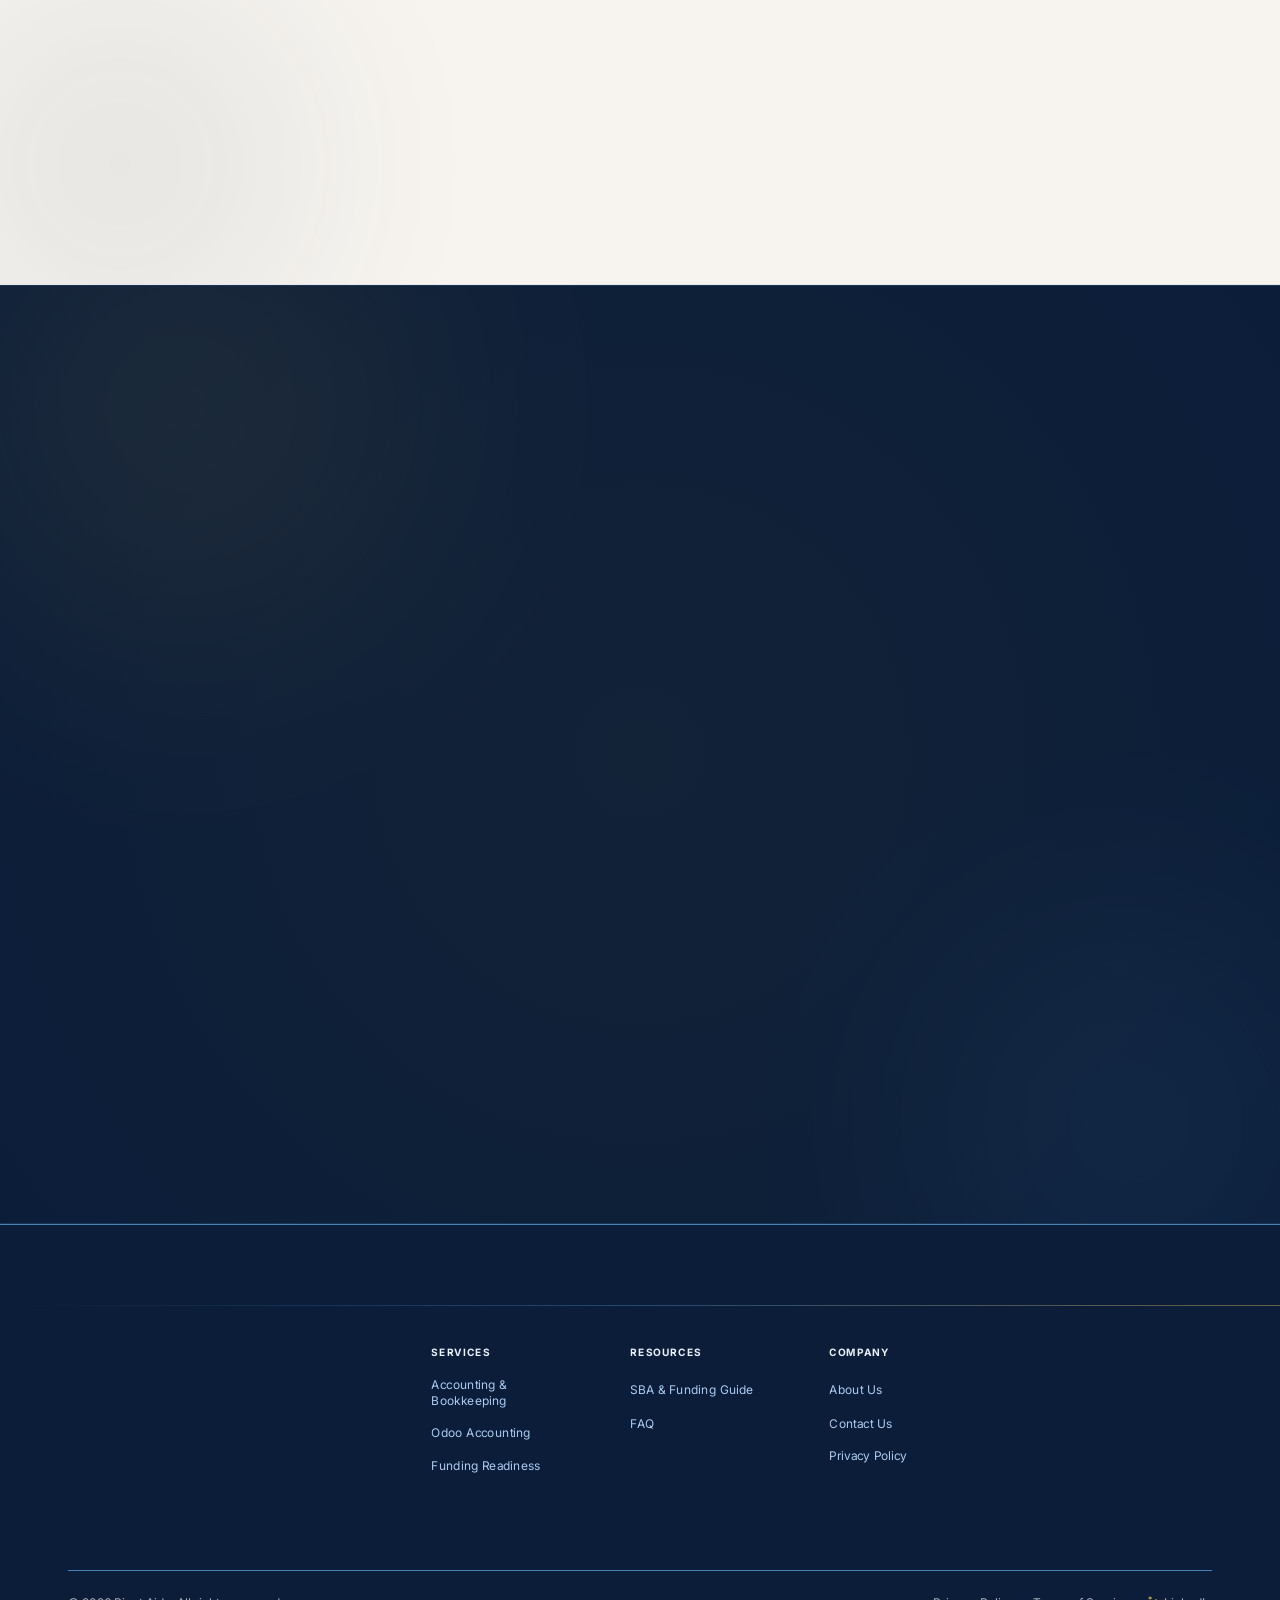
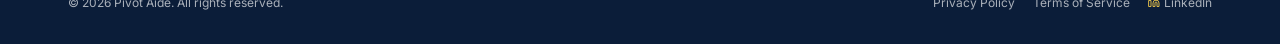
<file: funding.html>
<!DOCTYPE html>
<html lang="en">
<head>
    <meta charset="UTF-8">
    <meta name="viewport" content="width=device-width, initial-scale=1.0">
    <title>Funding Readiness — Pivot Aide | SBA & Bank Compliance</title>
    <meta name="description" content="Prepare your financial statements, DSCR modeling, and accounting packages to meet the strict criteria of SBA, bank, and institutional lenders.">
    <link rel="preconnect" href="https://fonts.googleapis.com">
    <link rel="preconnect" href="https://fonts.gstatic.com" crossorigin>
    <link href="https://fonts.googleapis.com/css2?family=Inter:ital,opsz,wght@0,14..32,300;0,14..32,400;0,14..32,500;0,14..32,600;0,14..32,700;0,14..32,800;0,14..32,900;1,14..32,400&family=Instrument+Serif:ital@1&display=swap" rel="stylesheet">
    <link rel="stylesheet" href="styles.css">
    <link rel="icon" type="image/x-icon" href="favicon.ico">
    <link rel="shortcut icon" href="favicon.ico">
    <style>
        /* local styles for programs grid & comparison table */
        .programs-grid {
            display: grid;
            grid-template-columns: repeat(5, 1fr);
            gap: 20px;
            margin-top: 40px;
        }
        @media (max-width: 1100px) {
            .programs-grid {
                grid-template-columns: repeat(3, 1fr);
            }
        }
        @media (max-width: 768px) {
            .programs-grid {
                grid-template-columns: repeat(2, 1fr);
            }
        }
        @media (max-width: 480px) {
            .programs-grid {
                grid-template-columns: 1fr;
            }
        }

        .program-card {
            background: var(--bg-card);
            border: 1px solid var(--border-light);
            border-radius: var(--card-radius);
            padding: 24px;
            transition: all 0.4s cubic-bezier(0.4, 0, 0.2, 1);
            position: relative;
            overflow: hidden;
            display: flex;
            flex-direction: column;
            gap: 12px;
            text-align: left;
        }
        .program-card:hover {
            transform: translateY(-5px);
            border-color: rgba(234, 228, 47, 0.35);
            background: rgba(11, 28, 43, 0.5);
            box-shadow: 0 12px 30px rgba(0, 0, 0, 0.25);
        }
        .program-card-num {
            position: absolute;
            top: 20px;
            right: 20px;
            font-size: 11px;
            font-weight: 800;
            color: var(--text-muted);
            opacity: 0.3;
        }
        .program-card-icon {
            font-size: 24px;
            color: var(--yellow);
            display: inline-flex;
            align-items: center;
            justify-content: center;
            width: 40px;
            height: 40px;
            background: rgba(234, 228, 47, 0.05);
            border: 1px solid rgba(234, 228, 47, 0.15);
            border-radius: 8px;
        }
        .program-card-title {
            font-size: 16px;
            font-weight: var(--fw-semibold);
            color: var(--text-primary);
        }
        .program-card-desc {
            font-size: 13px;
            color: var(--text-secondary);
            line-height: 1.5;
        }

        /* Comparison Table local styles */
        .comparison-wrapper {
            margin-top: 40px;
            overflow-x: auto;
            border-radius: var(--card-radius);
            border: 1px solid var(--border-light);
            background: var(--bg-card);
        }
        .comp-table {
            width: 100%;
            border-collapse: collapse;
            text-align: left;
            min-width: 600px;
        }
        .comp-table th, .comp-table td {
            padding: 20px 24px;
            border-bottom: 1px solid var(--border-light);
            vertical-align: top;
        }
        .comp-table tr:last-child td {
            border-bottom: none;
        }
        .comp-table th {
            font-size: 14px;
            text-transform: uppercase;
            letter-spacing: var(--ls-caps);
            color: var(--text-muted);
            font-weight: 700;
            background: rgba(11, 28, 43, 0.3);
        }
        .comp-table th.highlighted {
            color: var(--yellow);
            background: rgba(234, 228, 47, 0.03);
            border-left: 1px solid rgba(234, 228, 47, 0.1);
            border-right: 1px solid rgba(234, 228, 47, 0.1);
        }
        .comp-table td.highlighted {
            background: rgba(234, 228, 47, 0.01);
            border-left: 1px solid rgba(234, 228, 47, 0.08);
            border-right: 1px solid rgba(234, 228, 47, 0.08);
        }
        .comp-label {
            font-weight: 700;
            color: var(--text-primary);
            width: 25%;
        }
        .comp-value-title {
            font-size: 15px;
            font-weight: 700;
            color: var(--text-primary);
            margin-bottom: 6px;
        }
        .comp-value-desc {
            font-size: 13px;
            color: var(--text-secondary);
            line-height: 1.5;
        }
        .comp-list {
            list-style: none;
            margin: 0;
            padding: 0;
            display: flex;
            flex-direction: column;
            gap: 8px;
        }
        .comp-list li {
            font-size: 13px;
            color: var(--text-secondary);
            display: flex;
            align-items: center;
            gap: 8px;
        }
        .comp-list li::before {
            content: "✓";
            color: var(--yellow);
            font-weight: 700;
        }
        .comp-price {
            font-size: 20px;
            font-weight: 800;
            color: var(--text-primary);
        }

        /* Hero Right Column Dashboard Visual */
        .hero-dash-visual {
            background: rgba(11, 28, 43, 0.4);
            border: 1px solid var(--border-light);
            border-radius: var(--card-radius);
            padding: 24px;
            backdrop-filter: blur(12px);
            -webkit-backdrop-filter: blur(12px);
            display: flex;
            flex-direction: column;
            gap: 16px;
            box-shadow: 0 20px 40px rgba(0,0,0,0.3);
        }
        .hd-header {
            display: flex;
            align-items: center;
            justify-content: space-between;
            border-bottom: 1px solid var(--border-light);
            padding-bottom: 14px;
        }
        .hd-title {
            font-size: 12px;
            font-weight: 700;
            letter-spacing: var(--ls-caps);
            text-transform: uppercase;
            color: var(--text-muted);
        }
        .hd-badge {
            background: rgba(234, 228, 47, 0.08);
            border: 1px solid rgba(234, 228, 47, 0.25);
            color: var(--yellow);
            font-size: 10px;
            padding: 4px 10px;
            border-radius: 12px;
            font-weight: 700;
        }
        .hd-row {
            display: flex;
            align-items: center;
            justify-content: space-between;
            padding: 8px 0;
        }
        .hd-label {
            font-size: 13px;
            color: var(--text-secondary);
        }
        .hd-value {
            font-size: 13px;
            font-weight: 700;
            color: var(--text-primary);
        }
        .hd-bar-bg {
            height: 6px;
            background: rgba(255,255,255,0.05);
            border-radius: 3px;
            width: 100%;
            overflow: hidden;
            margin-top: 4px;
        }
        .hd-bar-fill {
            height: 100%;
            background: var(--yellow);
            border-radius: 3px;
        }
    </style>
</head>
<body>
<div class="scroll-progress-bar" id="scrollProgress"></div>

<!-- NAVBAR -->
<nav class="navbar" id="navbar">
    <div class="nav-container">
        <a href="index.html" class="nav-logo" id="navLogo">
            <div class="logo-mark"><img src="logo_image.jpg" alt="Pivot Aide Logo" style="width: 36px; height: 36px; border-radius: 9px; object-fit: cover; display: block;"></div>
            <span class="logo-wordmark">Pivot<span class="logo-accent">Aide</span></span>
        </a>
        <div class="nav-links" id="navLinks">
            <a href="index.html" class="nav-link">Home</a>
            <a href="about.html" class="nav-link">About</a>
            <a href="accounting.html" class="nav-link">Accounting</a>
            <a href="odoo.html" class="nav-link">Odoo ERP</a>
            <a href="funding.html" class="nav-link active">Funding</a>
            <a href="contact.html" class="nav-link">Contact</a>
        </div>
        <div class="nav-actions">
            <a href="https://calendly.com/pivotaide-info/30min" target="_blank" rel="noopener" class="btn-primary-nav" style="display: inline-flex; align-items: center; gap: 8px;">
                <svg width="14" height="14" viewBox="0 0 24 24" fill="none" stroke="currentColor" stroke-width="2.5" stroke-linecap="round" stroke-linejoin="round" style="flex-shrink:0;"><path d="M22 16.92v3a2 2 0 0 1-2.18 2 19.79 19.79 0 0 1-8.63-3.07 19.5 19.5 0 0 1-6-6 19.79 19.79 0 0 1-3.07-8.67A2 2 0 0 1 4.11 2h3a2 2 0 0 1 2 1.72 12.84 12.84 0 0 0 .7 2.81 2 2 0 0 1-.45 2.11L8.09 9.91a16 16 0 0 0 6 6l1.27-1.27a2 2 0 0 1 2.11-.45 12.84 12.84 0 0 0 2.81.7A2 2 0 0 1 22 16.92z"/></svg>
                Get a Free Consultation Call
            </a>
        </div>
        <button class="mobile-menu-toggle" id="mobileToggle" aria-label="Toggle menu"><span></span><span></span><span></span></button>
    </div>
</nav>

<!-- MOBILE DRAWER -->
<div class="mobile-menu" id="mobileMenu">
    <div class="mobile-menu-links">
        <a href="index.html" class="mobile-link">Home</a>
        <a href="about.html" class="mobile-link">About</a>
        <a href="accounting.html" class="mobile-link">Accounting</a>
        <a href="odoo.html" class="mobile-link">Odoo ERP</a>
        <a href="funding.html" class="mobile-link">Funding Readiness</a>
        <a href="contact.html" class="mobile-link">Contact</a>
    </div>
    <div class="mobile-cta"><a href="contact.html" class="btn-primary btn-lg" style="width:100%;justify-content:center;">Schedule a Consultation</a></div>
</div>

<!-- HERO SECTION -->
<section class="page-hero centered">
    <div class="page-hero-bg">
        <video autoplay loop muted playsinline class="page-hero-bg-video">
            <source src="Funding%20Readiness/funding_readiness_animation.mp4" type="video/mp4">
        </video>
        <div class="page-hero-orb page-hero-orb-1"></div>
        <div class="page-hero-orb page-hero-orb-2"></div>
        <div class="page-hero-grid"></div>
        <div class="page-hero-overlay"></div>
    </div>
    <div class="container">
        <div class="page-hero-wrapper">
            <div class="page-hero-content">
                <div class="page-hero-eyebrow animate-fade-in-up delay-100"><span class="page-hero-eyebrow-dot"></span>SBA &amp; Bank Compliance</div>
                <h1 class="page-hero-title animate-fade-in-up delay-200">Will Your Books Pass<br>an SBA Loan <em class="serif-italic">Review</em>?</h1>
                <p class="page-hero-sub animate-fade-in-up delay-300">Whether you are applying for an SBA 7(a), SBA 504, SBA Microloan, Conventional Bank Financing, or Alternative Funding, underwriters evaluate the quality of your financial records as carefully as your business itself. Pivot Aide ensures your accounting is lender-ready.</p>
                <div class="page-hero-actions animate-fade-in-up delay-400">
                    <a href="#checklist-section" class="btn-primary btn-lg">Download the Free Checklist</a>
                    <a href="contact.html" class="btn-ghost btn-lg">Schedule a Consultation</a>
                </div>
            </div>
        </div>
    </div>
</section>

<!-- PROGRAMS AT A GLANCE -->
<section class="content-section light" id="programs">
    <div class="container">
        <div class="section-header animate-on-scroll">
            <div class="section-tag"><span class="section-tag-dot"></span>Capital Programs</div>
            <h2 class="section-title">Support for Major Funding <em class="serif-italic">Categories</em></h2>
            <p class="section-subtitle">We organize, structure, and package accounting records to satisfy documentation parameters across major underwriting pathways.</p>
        </div>
        
        <div class="programs-grid scroll-reveal" data-stagger>
            <div class="program-card" data-stagger>
                <div class="program-card-num">01</div>
                <div class="program-card-icon">
                    <img src="icon_sba_7a.png" alt="SBA 7(a) Icon" style="width: 24px; height: 24px; object-fit: contain; display: block;" />
                </div>
                <h3 class="program-card-title">SBA 7(a)</h3>
                <p class="program-card-desc">Working capital, equipment purchases, and business acquisitions.</p>
            </div>
            
            <div class="program-card" data-stagger>
                <div class="program-card-num">02</div>
                <div class="program-card-icon">
                    <img src="icon_sba_504.png" alt="SBA 504 Icon" style="width: 24px; height: 24px; object-fit: contain; display: block;" />
                </div>
                <h3 class="program-card-title">SBA 504</h3>
                <p class="program-card-desc">Financing for commercial property, major equipment, and long-term fixed assets.</p>
            </div>
            
            <div class="program-card" data-stagger>
                <div class="program-card-num">03</div>
                <div class="program-card-icon">
                    <img src="icon_sba_microloan.png" alt="SBA Microloan Icon" style="width: 24px; height: 24px; object-fit: contain; display: block;" />
                </div>
                <h3 class="program-card-title">SBA Microloan</h3>
                <p class="program-card-desc">Loans up to <strong>$50,000</strong> for startups and small businesses.</p>
            </div>
            
            <div class="program-card" data-stagger>
                <div class="program-card-num">04</div>
                <div class="program-card-icon">
                    <img src="icon_conventional_bank.png" alt="Conventional Bank Loans Icon" style="width: 24px; height: 24px; object-fit: contain; display: block;" />
                </div>
                <h3 class="program-card-title">Conventional Bank Loans</h3>
                <p class="program-card-desc">Traditional commercial lending with institution-specific underwriting requirements.</p>
            </div>
            
            <div class="program-card" data-stagger>
                <div class="program-card-num">05</div>
                <div class="program-card-icon">
                    <img src="icon_alternative_funding.png" alt="Alternative Funding Icon" style="width: 24px; height: 24px; object-fit: contain; display: block;" />
                </div>
                <h3 class="program-card-title">Alternative Funding</h3>
                <p class="program-card-desc">Merchant cash advances, equipment financing, invoice factoring, lines of credit, and mortgages.</p>
            </div>
        </div>
    </div>
</section>

<!-- WHAT LENDERS REQUIRE -->
<section class="content-section alt" id="requirements">
    <div class="container">
        <div class="two-col-grid" style="align-items: center;">
            <div class="col-visual scroll-reveal" data-stagger>
                <div class="visual-card">
                    <div class="visual-card-header" data-stagger>
                        <div class="vc-dot vc-dot-red"></div><div class="vc-dot vc-dot-amber"></div><div class="vc-dot vc-dot-green"></div>
                        <span class="vc-title">DSCR Underwriting Formula</span>
                    </div>
                    <div style="display:flex;flex-direction:column;gap:14px;padding:12px 0 0;">
                        <div data-stagger style="background:rgba(255,255,255,0.02);border:1px solid var(--border-light);border-radius:8px;padding:14px;text-align:center;">
                            <div style="font-size:11px;color:var(--text-secondary);text-transform:uppercase;letter-spacing:0.02em;">Net Operating Income (NOI)</div>
                            <div style="font-size:18px;font-weight:700;color:var(--text-primary);margin-top:4px;">$210,000</div>
                        </div>
                        <div data-stagger style="text-align:center;font-size:18px;color:var(--yellow);font-weight:700;margin:-4px 0;">÷</div>
                        <div data-stagger style="background:rgba(255,255,255,0.02);border:1px solid var(--border-light);border-radius:8px;padding:14px;text-align:center;">
                            <div style="font-size:11px;color:var(--text-secondary);text-transform:uppercase;letter-spacing:0.02em;">Total Debt Service</div>
                            <div style="font-size:18px;font-weight:700;color:var(--text-primary);margin-top:4px;">$150,000</div>
                        </div>
                        <div data-stagger style="height:1px;background:var(--border-light);margin:4px 0;"></div>
                        <div data-stagger style="display:flex;justify-content:space-between;align-items:center;padding:12px 16px;background:rgba(34,208,122,0.06);border:1px solid rgba(34,208,122,0.2);border-radius:8px;">
                            <span style="font-size:12px;font-weight:700;color:var(--text-primary);">Debt Service Coverage Ratio</span>
                            <span style="font-size:18px;font-weight:900;color:var(--green);">1.40x</span>
                        </div>
                    </div>
                </div>
            </div>
            
            <div class="col-content scroll-reveal" data-stagger>
                <div class="section-tag" data-stagger><span class="section-tag-dot"></span>Underwriting Standard</div>
                <h2 class="section-title" data-stagger style="text-align:left;">What Lenders <em class="serif-italic">Require</em></h2>
                <p class="section-subtitle" data-stagger style="text-align:left;margin-bottom:20px;">Lenders primarily evaluate whether a business generates sufficient net cash flow to comfortably repay borrowed funds. The core metric used is the <strong>Debt Service Coverage Ratio (DSCR)</strong>, calculated as Net Operating Income divided by Total Debt Service.</p>
                <p class="section-subtitle" data-stagger style="text-align:left;margin-bottom:24px;font-size:14px;color:var(--text-secondary);">Weak, incomplete, or unreconciled financial records frequently trigger notice delays or application rejections. Establishing professional monthly bookkeeping and structured ledger files is the single most effective way to strengthen funding readiness.</p>
                
                <ul style="list-style:none;padding:0;margin:0;display:flex;flex-direction:column;gap:12px;" data-stagger>
                    <li style="font-size:14px;color:var(--text-secondary);display:flex;align-items:center;gap:10px;"><span style="color:var(--yellow);font-weight:700;">✓</span> Accrual-basis bookkeeping and ledger clarity</li>
                    <li style="font-size:14px;color:var(--text-secondary);display:flex;align-items:center;gap:10px;"><span style="color:var(--yellow);font-weight:700;">✓</span> Reconciled balance sheets matching bank registers</li>
                    <li style="font-size:14px;color:var(--text-secondary);display:flex;align-items:center;gap:10px;"><span style="color:var(--yellow);font-weight:700;">✓</span> Documented cash flow histories and scenario models</li>
                </ul>
            </div>
        </div>
    </div>
</section>

<!-- COMPARISON SECTION -->
<section class="content-section light" id="comparison">
    <div class="container">
        <div class="section-header animate-on-scroll">
            <div class="section-tag"><span class="section-tag-dot"></span>Deliverables</div>
            <h2 class="section-title">Funding Readiness <em class="serif-italic">Programs</em></h2>
            <p class="section-subtitle">We package and prepare documentation to ensure compliance before applications are sent to loan officers.</p>
        </div>
        
        <div class="comparison-wrapper scroll-reveal" data-stagger>
            <table class="comp-table">
                <thead>
                    <tr data-stagger>
                        <th>Parameter</th>
                        <th>Funding Readiness Review</th>
                        <th class="highlighted">SBA &amp; Funding Readiness Package</th>
                    </tr>
                </thead>
                <tbody>
                    <tr data-stagger>
                        <td class="comp-label">Best For</td>
                        <td>
                            <div class="comp-value-desc">Checking documentation readiness before officially applying to lenders.</div>
                        </td>
                        <td class="highlighted">
                            <div class="comp-value-desc" style="color: var(--text-primary); font-weight: 500;">Complete lender-ready application and reporting package preparation.</div>
                        </td>
                    </tr>
                    <tr data-stagger>
                        <td class="comp-label">Includes</td>
                        <td>
                            <ul class="comp-list">
                                <li>DSCR Snapshot</li>
                                <li>Gap Analysis</li>
                            </ul>
                        </td>
                        <td class="highlighted">
                            <ul class="comp-list">
                                <li>Profit &amp; Loss Statement</li>
                                <li>Balance Sheet</li>
                                <li>DSCR Calculation</li>
                                <li>Use-of-Proceeds Schedule</li>
                                <li>Financial Projections</li>
                                <li>Application Support</li>
                            </ul>
                        </td>
                    </tr>
                </tbody>
            </table>
        </div>
    </div>
</section>

<!-- SBA UNDERWRITING SCORE GAUGE -->
<section class="content-section alt" id="sba-gauge-section" style="padding:80px 0;">
    <div class="container">
        <div class="section-header animate-on-scroll">
            <div class="section-tag"><span class="section-tag-dot"></span>Readiness Audit</div>
            <h2 class="section-title">Your SBA Readiness <em class="serif-italic">Score</em></h2>
            <p class="section-subtitle">Click the checklist items to self-assess your current funding readiness. The score gauge updates in real time.</p>
        </div>

        <div class="animate-on-scroll" style="max-width:820px;margin:40px auto 0;display:grid;grid-template-columns:auto 1fr;gap:48px;align-items:center;background:var(--bg-card);border:1px solid var(--border-light);border-radius:var(--card-radius);padding:48px;box-shadow:0 20px 50px rgba(0,0,0,0.25);">
            
            <!-- SVG Gauge -->
            <div style="display:flex;flex-direction:column;align-items:center;gap:12px;flex-shrink:0;">
                <svg width="140" height="140" viewBox="0 0 140 140" style="overflow:visible;">
                    <!-- Track ring -->
                    <circle cx="70" cy="70" r="54" fill="none" stroke="rgba(11, 29, 57, 0.08)" stroke-width="10"/>
                    <!-- Progress ring -->
                    <circle id="sbaGaugeRing" cx="70" cy="70" r="54" fill="none"
                        stroke="#e05252" stroke-width="10" stroke-linecap="round"
                        transform="rotate(-90 70 70)"
                        style="stroke-dasharray:339.29;stroke-dashoffset:339.29;transition:stroke-dashoffset 0.7s cubic-bezier(0.4,0,0.2,1),stroke 0.4s ease;"/>
                    <!-- Center text -->
                    <text id="sbaGaugePct" x="70" y="64" text-anchor="middle" font-family="Inter,sans-serif" font-size="26" font-weight="900" fill="#0B1D39">0%</text>
                    <text id="sbaGaugeLabel" x="70" y="84" text-anchor="middle" font-family="Inter,sans-serif" font-size="10" font-weight="600" fill="#e05252">Needs Work</text>
                </svg>
                <div style="font-size:11px;color:var(--text-muted);text-align:center;max-width:130px;line-height:1.5;">Click items to update your score</div>
            </div>

            <!-- Checklist items -->
            <div style="display:flex;flex-direction:column;gap:10px;">
                <div class="sba-check-item" style="display:flex;align-items:center;gap:14px;padding:12px 16px;background:rgba(255,255,255,0.02);border:1px solid var(--border-light);border-radius:10px;cursor:pointer;transition:all 0.25s ease;user-select:none;" onmouseover="this.style.borderColor='rgba(234,228,47,0.2)'" onmouseout="this.style.borderColor='var(--border-light)'">
                    <span class="sba-check-icon" style="font-size:16px;color:var(--text-muted);width:20px;text-align:center;flex-shrink:0;">○</span>
                    <span class="sba-check-label" style="font-size:13px;color:var(--text-secondary);">Accrual-basis books maintained monthly</span>
                </div>
                <div class="sba-check-item" style="display:flex;align-items:center;gap:14px;padding:12px 16px;background:rgba(255,255,255,0.02);border:1px solid var(--border-light);border-radius:10px;cursor:pointer;transition:all 0.25s ease;user-select:none;" onmouseover="this.style.borderColor='rgba(234,228,47,0.2)'" onmouseout="this.style.borderColor='var(--border-light)'">
                    <span class="sba-check-icon" style="font-size:16px;color:var(--text-muted);width:20px;text-align:center;flex-shrink:0;">○</span>
                    <span class="sba-check-label" style="font-size:13px;color:var(--text-secondary);">Bank statements reconciled to ledger</span>
                </div>
                <div class="sba-check-item" style="display:flex;align-items:center;gap:14px;padding:12px 16px;background:rgba(255,255,255,0.02);border:1px solid var(--border-light);border-radius:10px;cursor:pointer;transition:all 0.25s ease;user-select:none;" onmouseover="this.style.borderColor='rgba(234,228,47,0.2)'" onmouseout="this.style.borderColor='var(--border-light)'">
                    <span class="sba-check-icon" style="font-size:16px;color:var(--text-muted);width:20px;text-align:center;flex-shrink:0;">○</span>
                    <span class="sba-check-label" style="font-size:13px;color:var(--text-secondary);">3 years of clean tax returns filed</span>
                </div>
                <div class="sba-check-item" style="display:flex;align-items:center;gap:14px;padding:12px 16px;background:rgba(255,255,255,0.02);border:1px solid var(--border-light);border-radius:10px;cursor:pointer;transition:all 0.25s ease;user-select:none;" onmouseover="this.style.borderColor='rgba(234,228,47,0.2)'" onmouseout="this.style.borderColor='var(--border-light)'">
                    <span class="sba-check-icon" style="font-size:16px;color:var(--text-muted);width:20px;text-align:center;flex-shrink:0;">○</span>
                    <span class="sba-check-label" style="font-size:13px;color:var(--text-secondary);">DSCR above 1.25x (SBA threshold)</span>
                </div>
                <div class="sba-check-item" style="display:flex;align-items:center;gap:14px;padding:12px 16px;background:rgba(255,255,255,0.02);border:1px solid var(--border-light);border-radius:10px;cursor:pointer;transition:all 0.25s ease;user-select:none;" onmouseover="this.style.borderColor='rgba(234,228,47,0.2)'" onmouseout="this.style.borderColor='var(--border-light)'">
                    <span class="sba-check-icon" style="font-size:16px;color:var(--text-muted);width:20px;text-align:center;flex-shrink:0;">○</span>
                    <span class="sba-check-label" style="font-size:13px;color:var(--text-secondary);">12-month cash flow projections prepared</span>
                </div>
                <div class="sba-check-item" style="display:flex;align-items:center;gap:14px;padding:12px 16px;background:rgba(255,255,255,0.02);border:1px solid var(--border-light);border-radius:10px;cursor:pointer;transition:all 0.25s ease;user-select:none;" onmouseover="this.style.borderColor='rgba(234,228,47,0.2)'" onmouseout="this.style.borderColor='var(--border-light)'">
                    <span class="sba-check-icon" style="font-size:16px;color:var(--text-muted);width:20px;text-align:center;flex-shrink:0;">○</span>
                    <span class="sba-check-label" style="font-size:13px;color:var(--text-secondary);">Use-of-proceeds schedule documented</span>
                </div>
                <div class="sba-check-item" style="display:flex;align-items:center;gap:14px;padding:12px 16px;background:rgba(255,255,255,0.02);border:1px solid var(--border-light);border-radius:10px;cursor:pointer;transition:all 0.25s ease;user-select:none;" onmouseover="this.style.borderColor='rgba(234,228,47,0.2)'" onmouseout="this.style.borderColor='var(--border-light)'">
                    <span class="sba-check-icon" style="font-size:16px;color:var(--text-muted);width:20px;text-align:center;flex-shrink:0;">○</span>
                    <span class="sba-check-label" style="font-size:13px;color:var(--text-secondary);">Lender-formatted P&amp;L statement ready</span>
                </div>
                <div class="sba-check-item" style="display:flex;align-items:center;gap:14px;padding:12px 16px;background:rgba(255,255,255,0.02);border:1px solid var(--border-light);border-radius:10px;cursor:pointer;transition:all 0.25s ease;user-select:none;" onmouseover="this.style.borderColor='rgba(234,228,47,0.2)'" onmouseout="this.style.borderColor='var(--border-light)'">
                    <span class="sba-check-icon" style="font-size:16px;color:var(--text-muted);width:20px;text-align:center;flex-shrink:0;">○</span>
                    <span class="sba-check-label" style="font-size:13px;color:var(--text-secondary);">Balance sheet reconciled and audit-ready</span>
                </div>
            </div>
        </div>

        <div style="text-align:center;margin-top:28px;">
            <p style="font-size:12px;color:var(--text-muted);margin-bottom:16px;">Score below 70%? Pivot Aide can remediate your books before you apply.</p>
            <a href="contact.html" class="btn-primary">Speak to a Funding Specialist →</a>
        </div>
    </div>
</section>

<!-- CHECKLIST FORM SECTION -->
<section class="cta-section" id="checklist-section">
    <div class="cta-bg">
        <div class="cta-orb cta-orb-1"></div>
        <div class="cta-orb cta-orb-2"></div>
    </div>
    <div class="container">
        <div class="cta-inner">
            <div class="cta-copy scroll-reveal" data-stagger>
                <div class="section-tag" data-stagger style="margin-bottom:16px;"><span class="section-tag-dot"></span>Checklist</div>
                <h2 class="cta-headline">Download the Free Funding Readiness <em class="serif-italic">Checklist</em></h2>
                <p class="cta-sub" data-stagger>Submit your business parameters to receive a practical, step-by-step checklist explaining how to prepare your accounting records, ledger balances, and tax filings before applying for corporate funding.</p>
                <div class="cta-benefits" data-stagger>
                    <div class="cta-benefit">
                        <svg width="14" height="14" viewBox="0 0 24 24" fill="none" stroke="currentColor" stroke-width="2.5" stroke-linecap="round" stroke-linejoin="round" style="color:var(--yellow);flex-shrink:0;margin-top:2px;"><polyline points="20 6 9 17 4 12"/></svg>
                        <span>Understand required balance sheet disclosures</span>
                    </div>
                    <div class="cta-benefit">
                        <svg width="14" height="14" viewBox="0 0 24 24" fill="none" stroke="currentColor" stroke-width="2.5" stroke-linecap="round" stroke-linejoin="round" style="color:var(--yellow);flex-shrink:0;margin-top:2px;"><polyline points="20 6 9 17 4 12"/></svg>
                        <span>Review DSCR thresholds by funding type</span>
                    </div>
                    <div class="cta-benefit">
                        <svg width="14" height="14" viewBox="0 0 24 24" fill="none" stroke="currentColor" stroke-width="2.5" stroke-linecap="round" stroke-linejoin="round" style="color:var(--yellow);flex-shrink:0;margin-top:2px;"><polyline points="20 6 9 17 4 12"/></svg>
                        <span>Avoid documentation errors that halt close cycles</span>
                    </div>
                </div>
            </div>
            
            <div class="cta-form-card scroll-reveal" data-stagger>
                <div class="form-title" data-stagger>Request Checklist</div>
                <form id="checklistForm" novalidate data-stagger>
                    <div class="form-field">
                        <label for="fName">Full Name</label>
                        <input type="text" id="fName" class="form-input" placeholder="Jane Smith" autocomplete="name" required>
                    </div>
                    <div class="form-field">
                        <label for="fEmail">Work Email</label>
                        <input type="email" id="fEmail" class="form-input" placeholder="jane@company.com" autocomplete="email" required>
                    </div>
                    <div class="form-field">
                        <label for="fCompany">Company Name</label>
                        <input type="text" id="fCompany" class="form-input" placeholder="Acme Corp" autocomplete="organization" required>
                    </div>
                    <div class="form-field" style="margin-bottom: 24px;">
                        <label for="fCompanySize">Company Size</label>
                        <select id="fCompanySize" class="form-input" style="appearance: none; background-image: url('data:image/svg+xml;charset=utf-8,%3Csvg xmlns=%22http://www.w3.org/2000/svg%22 width=%2216%22 height=%2216%22 fill=%22none%22 stroke=%22%23ffffff%22 stroke-width=%222%22 stroke-linecap=%22round%22 stroke-linejoin=%22round%22%3E%3Cpath d=%22M4 6l4 4 4-4%22/%3E%3C/svg%3E'); background-repeat: no-repeat; background-position: right 16px center; background-size: 12px; padding-right: 40px;" required>
                            <option value="" disabled selected style="background:#0b1d39;color:#ffffff;">Select Company Size</option>
                            <option value="1-10" style="background:#0b1d39;color:#ffffff;">1-10 employees</option>
                            <option value="11-50" style="background:#0b1d39;color:#ffffff;">11-50 employees</option>
                            <option value="51-200" style="background:#0b1d39;color:#ffffff;">51-200 employees</option>
                            <option value="201+" style="background:#0b1d39;color:#ffffff;">201+ employees</option>
                        </select>
                    </div>
                    <button type="submit" class="btn-primary btn-full" id="checklistSubmitBtn">Download Checklist →</button>
                </form>
            </div>
        </div>
    </div>
</section>

<!-- FINAL CALL TO ACTION -->
<section class="final-cta-section">
    <div class="final-cta-bg"><div class="final-cta-orb final-cta-orb-1"></div><div class="final-cta-orb final-cta-orb-2"></div></div>
    <div class="container">
        <div class="final-cta-inner scroll-reveal" data-stagger>
            <div class="section-tag" data-stagger style="margin:0 auto 20px;"><span class="section-tag-dot"></span>Secure Capital</div>
            <h2 class="final-cta-headline">We don't find you the loan.<br>We make sure you <em class="serif-italic">qualify</em> for it<br>and stay in compliance after you get it.</h2>
            <p class="final-cta-sub" data-stagger>Our advisory team formats your files, models your DSCR, and coordinates ledger prep to clear underwriting requirements.</p>
            <a href="contact.html" class="btn-primary btn-lg" data-stagger>Schedule a Consultation →</a>
        </div>
    </div>
</section>

<!-- FOOTER -->
<footer class="footer" id="footer">
    <div class="footer-top-border"></div>
    <div class="container">
        <div class="footer-grid">
            <!-- Brand Column -->
            <div class="footer-brand animate-on-scroll fade-left">
                <a href="index.html" class="footer-logo">
                    <img src="logo_image.jpg" alt="Pivot Aide Logo" style="width: 32px; height: 32px; border-radius: 8px; object-fit: cover; display: block;">
                    <span style="font-size:18px;font-weight:800;color:var(--text-primary);letter-spacing:-0.02em;margin-left:8px;">Pivot<span style="color:var(--yellow);">Aide</span></span>
                </a>
                <p class="footer-brand-desc">Pivot Aide builds accounting systems for growing businesses. We deliver precision bookkeeping, corporate tax compliance, payroll processing, and lender-grade funding readiness solutions.</p>
                <p style="font-size:12px;color:var(--yellow);font-weight:600;margin:0 0 8px;">See the Bigger Picture.</p>
            </div>
            <!-- Services Column -->
            <div class="footer-col animate-on-scroll scale-in" data-delay="80">
                <div class="footer-col-title">Services</div>
                <ul class="footer-link-list">
                    <li><a href="accounting.html">Accounting &amp; Bookkeeping</a></li>
                    <li><a href="odoo.html">Odoo Accounting</a></li>
                    <li><a href="funding.html">Funding Readiness</a></li>
                </ul>
            </div>
            <!-- Resources Column -->
            <div class="footer-col animate-on-scroll scale-in" data-delay="160">
                <div class="footer-col-title">Resources</div>
                <ul class="footer-link-list">
                    <li><a href="funding.html">SBA &amp; Funding Guide</a></li>
                    <li><a href="index.html#faq">FAQ</a></li>
                </ul>
            </div>
            <!-- Company Column -->
            <div class="footer-col animate-on-scroll scale-in" data-delay="240">
                <div class="footer-col-title">Company</div>
                <ul class="footer-link-list">
                    <li><a href="about.html">About Us</a></li>
                    <li><a href="contact.html">Contact Us</a></li>
                    <li><a href="#">Privacy Policy</a></li>
                </ul>
            </div>
            <!-- Contact Column -->
            <div class="footer-col animate-on-scroll fade-right" data-delay="320">
                <div class="footer-col-title">Contact</div>
                <ul class="footer-link-list" style="gap:12px;">
                    <li style="font-size:13px;color:var(--text-secondary);display:flex;align-items:flex-start;gap:8px;">
                        <svg width="14" height="14" viewBox="0 0 24 24" fill="none" stroke="currentColor" stroke-width="2" stroke-linecap="round" stroke-linejoin="round" style="margin-top:2px;flex-shrink:0;color:var(--yellow);"><path d="M21 10c0 7-9 13-9 13s-9-6-9-13a9 9 0 0 1 18 0z"/><circle cx="12" cy="10" r="3"/></svg>
                        <span>Hyattsville, Maryland &amp; Virginia, USA</span>
                    </li>
                    <li style="font-size:13px;color:var(--text-secondary);display:flex;align-items:center;gap:8px;">
                        <svg width="14" height="14" viewBox="0 0 24 24" fill="none" stroke="currentColor" stroke-width="2" stroke-linecap="round" stroke-linejoin="round" style="flex-shrink:0;color:var(--yellow);"><path d="M4 4h16c1.1 0 2 .9 2 2v12c0 1.1-.9 2-2 2H4c-1.1 0-2-.9-2-2V6c0-1.1.9-2 2-2z"/><polyline points="22,6 12,13 2,6"/></svg>
                        <a href="mailto:info@pivotaide.com" style="color:var(--text-secondary);text-decoration:none;">info@pivotaide.com</a>
                    </li>
                    <li style="font-size:13px;color:var(--text-secondary);display:flex;align-items:center;gap:8px;">
                        <svg width="14" height="14" viewBox="0 0 24 24" fill="none" stroke="currentColor" stroke-width="2" stroke-linecap="round" stroke-linejoin="round" style="flex-shrink:0;color:var(--yellow);"><path d="M22 16.92v3a2 2 0 0 1-2.18 2 19.79 19.79 0 0 1-8.63-3.07 19.5 19.5 0 0 1-6-6 19.79 19.79 0 0 1-3.07-8.67A2 2 0 0 1 4.11 2h3a2 2 0 0 1 2 1.72 12.84 12.84 0 0 0 .7 2.81 2 2 0 0 1-.45 2.11L8.09 9.91a16 16 0 0 0 6 6l1.27-1.27a2 2 0 0 1 2.11-.45 12.84 12.84 0 0 0 2.81.7A2 2 0 0 1 22 16.92z"/></svg>
                        <span>+1 (571) 470-3754</span>
                    </li>
                </ul>
            </div>
        </div>
        <div class="footer-bottom">
            <p>&copy; 2026 Pivot Aide. All rights reserved.</p>
            <div class="footer-bottom-links">
                <a href="#">Privacy Policy</a>
                <a href="#">Terms of Service</a>
                <a href="https://www.linkedin.com/company/pivotaide/" target="_blank" rel="noopener noreferrer" style="display: inline-flex; align-items: center; gap: 4px;">
                    <svg width="12" height="12" viewBox="0 0 24 24" fill="none" stroke="currentColor" stroke-width="2" stroke-linecap="round" stroke-linejoin="round" style="color:var(--yellow);"><path d="M16 8a6 6 0 0 1 6 6v7h-4v-7a2 2 0 0 0-2-2 2 2 0 0 0-2 2v7h-4v-7a6 6 0 0 1 6-6z"/><rect x="2" y="9" width="4" height="12"/><circle cx="4" cy="4" r="2"/></svg>
                    LinkedIn
                </a>
            </div>
        </div>
    </div>
</footer>

<!-- AI CHAT WIDGET -->
<div class="ai-chat-widget" id="aiChatWidget"><button class="ai-chat-toggle" id="aiChatToggle" aria-label="Chat"><div class="ai-chat-icon" id="aiChatOpenIcon"><svg width="22" height="22" viewBox="0 0 24 24" fill="none"><path d="M21 15a2 2 0 01-2 2H7l-4 4V5a2 2 0 012-2h14a2 2 0 012 2z" stroke="currentColor" stroke-width="2" stroke-linejoin="round"/></svg></div><div class="ai-chat-icon ai-chat-close-icon hidden" id="aiChatCloseIcon"><svg width="18" height="18" viewBox="0 0 24 24" fill="none"><path d="M18 6L6 18M6 6l12 12" stroke="currentColor" stroke-width="2.5" stroke-linecap="round"/></svg></div><div class="ai-notif-dot" id="aiNotifDot"></div></button><div class="ai-chat-panel" id="aiChatPanel"><div class="ai-chat-header"><div class="ai-avatar"><img src="logo_image.jpg" alt="Pivot Aide Assistant" style="width: 18px; height: 18px; border-radius: 4px; object-fit: cover; display: block;"></div><div class="ai-header-info"><strong>Pivot Aide Assistant</strong><span class="ai-status"><span class="ai-status-dot"></span>Online</span></div></div><div class="ai-chat-messages" id="aiMessages"><div class="ai-msg ai-msg-bot"><p>Hi! I can answer questions about <strong>SBA Funding Readiness</strong>, <strong>DSCR</strong>, and our financial prep packages. How can I help you today?</p></div><div class="ai-quick-replies" id="aiQuickReplies"><button class="ai-qr" data-q="funding">Funding Readiness</button><button class="ai-qr" data-q="pricing">Pricing</button><button class="ai-qr" data-q="getstarted">Get Started</button></div></div><div class="ai-lead-form" id="aiLeadForm" style="display:none;"><p class="ai-lead-intro">Share your details and we'll connect you with a financial specialist:</p><input type="text" class="ai-lead-input" id="aiLeadName" placeholder="Your Name" /><input type="email" class="ai-lead-input" id="aiLeadEmail" placeholder="Work Email" /><input type="text" class="ai-lead-input" id="aiLeadCompany" placeholder="Company Name" /><button class="btn-primary" style="width:100%;padding:10px;font-size:13px;" id="aiLeadSubmit">Schedule a Consultation →</button></div><div class="ai-chat-input-row" id="aiInputRow"><input type="text" class="ai-input" id="aiChatInput" placeholder="Ask about SBA or DSCR..." maxlength="280"><button class="ai-send" id="aiSendBtn"><svg width="16" height="16" viewBox="0 0 24 24" fill="none"><path d="M22 2L11 13M22 2L15 22 11 13M22 2L2 9l9 4" stroke="currentColor" stroke-width="2" stroke-linecap="round" stroke-linejoin="round"/></svg></button></div></div></div>

<div class="toast" id="toast" role="alert"><div class="toast-icon">✓</div><div class="toast-text"><strong id="toastTitle">Inquiry Submitted</strong><span id="toastMsg">We will be in touch within one business day.</span></div></div>

<script src="main.js"></script>
</body>
</html>
</file>
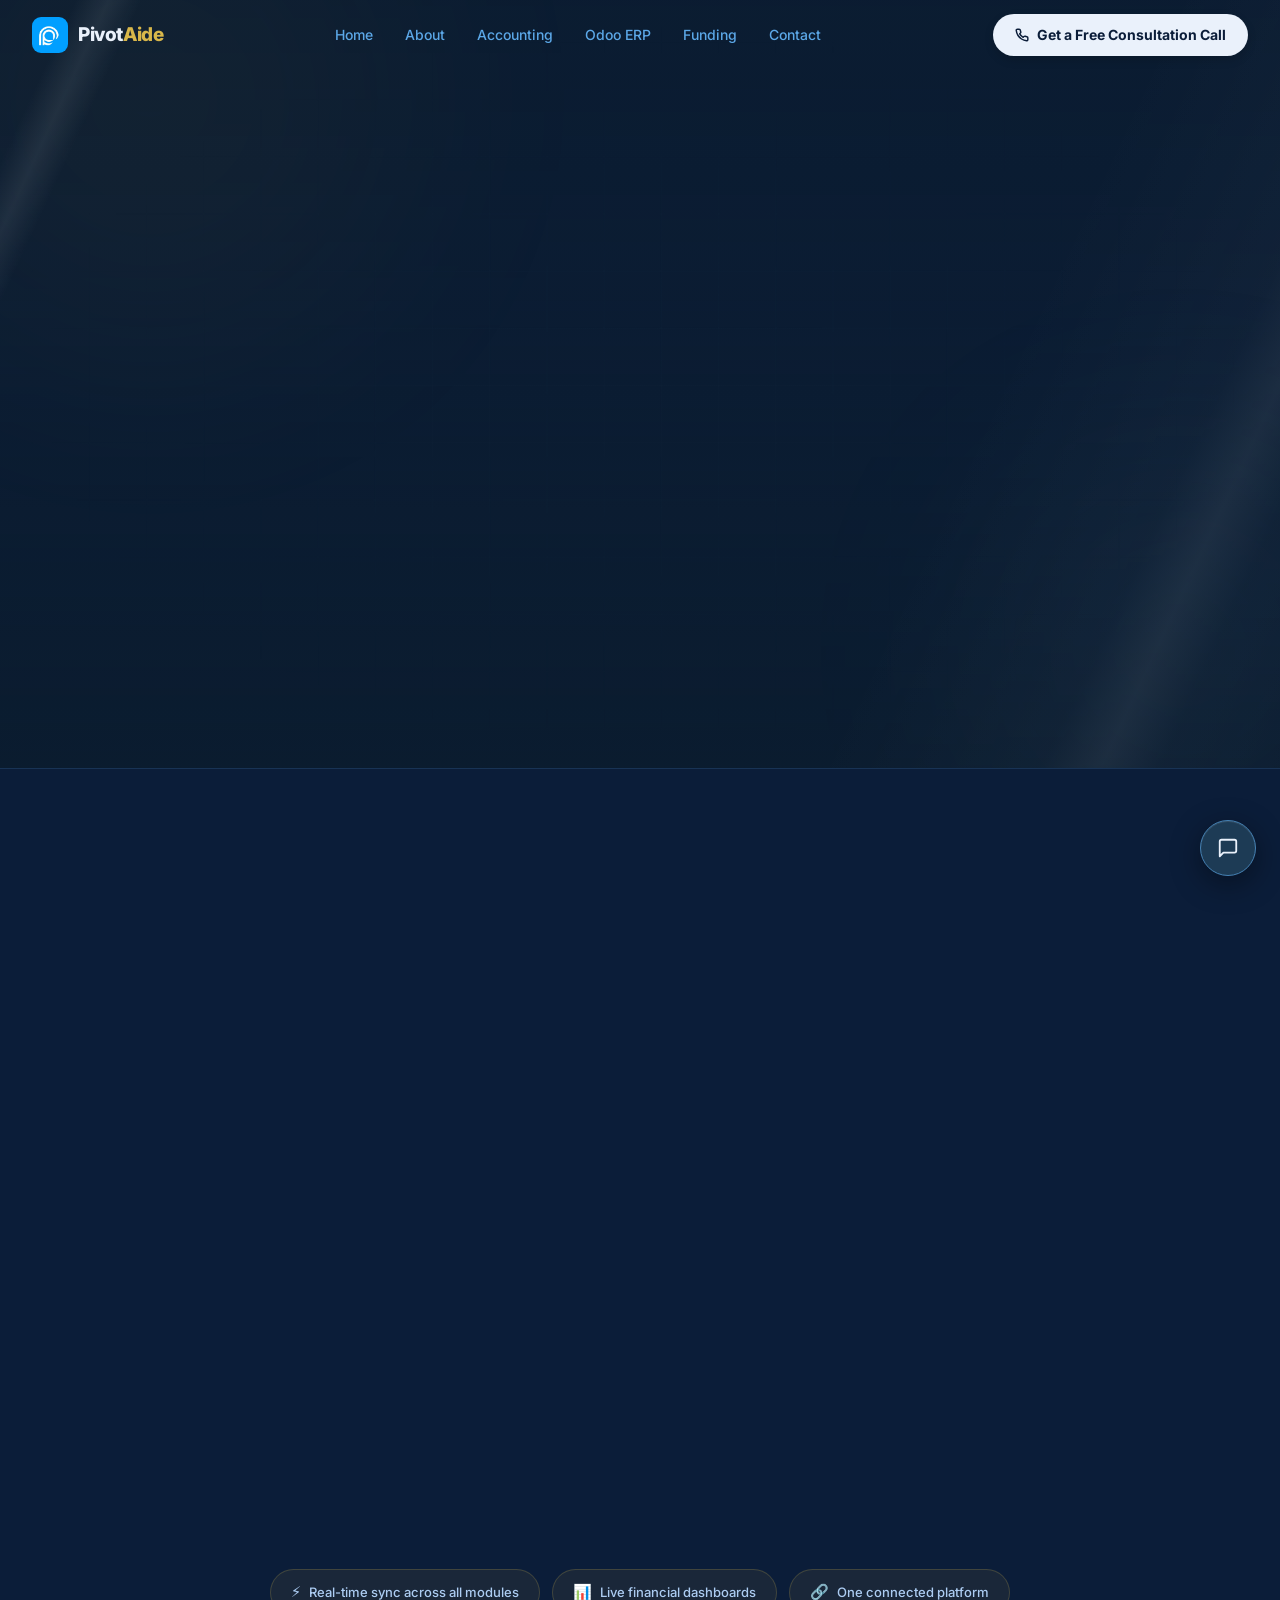
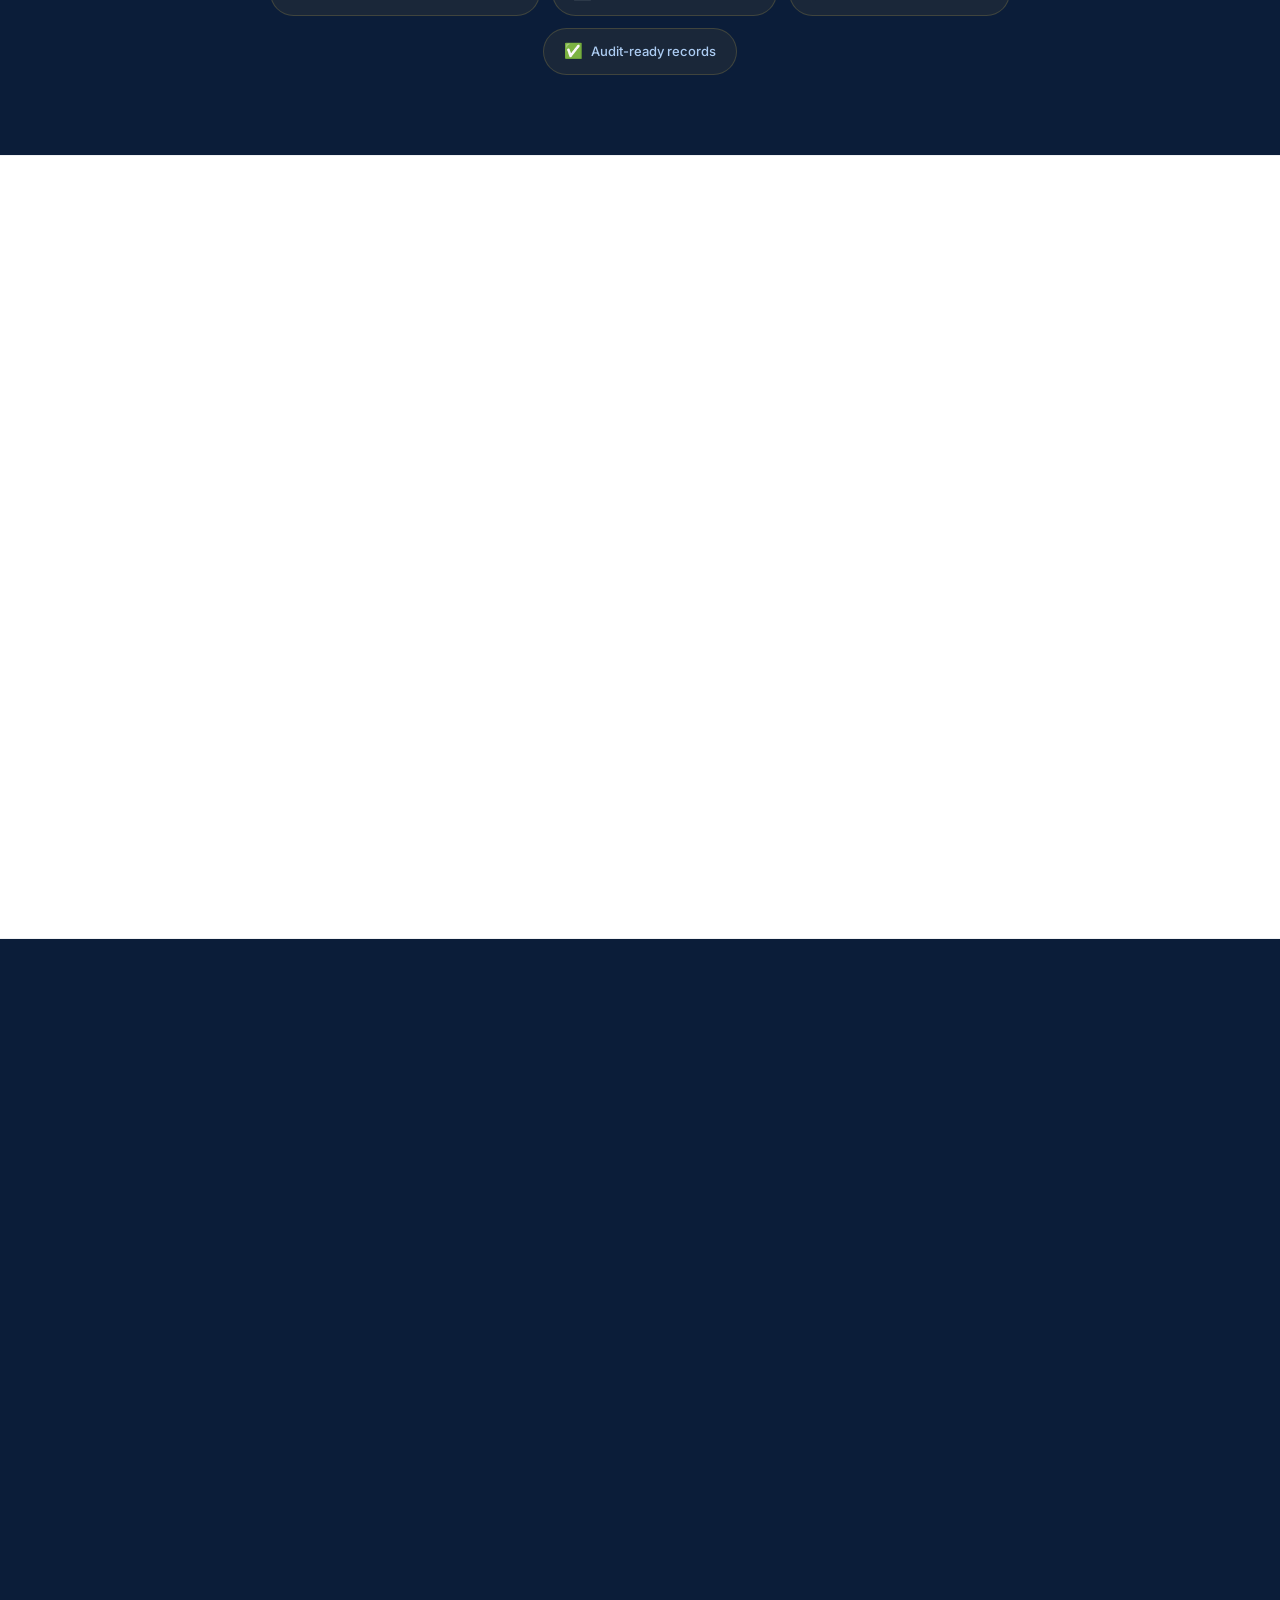
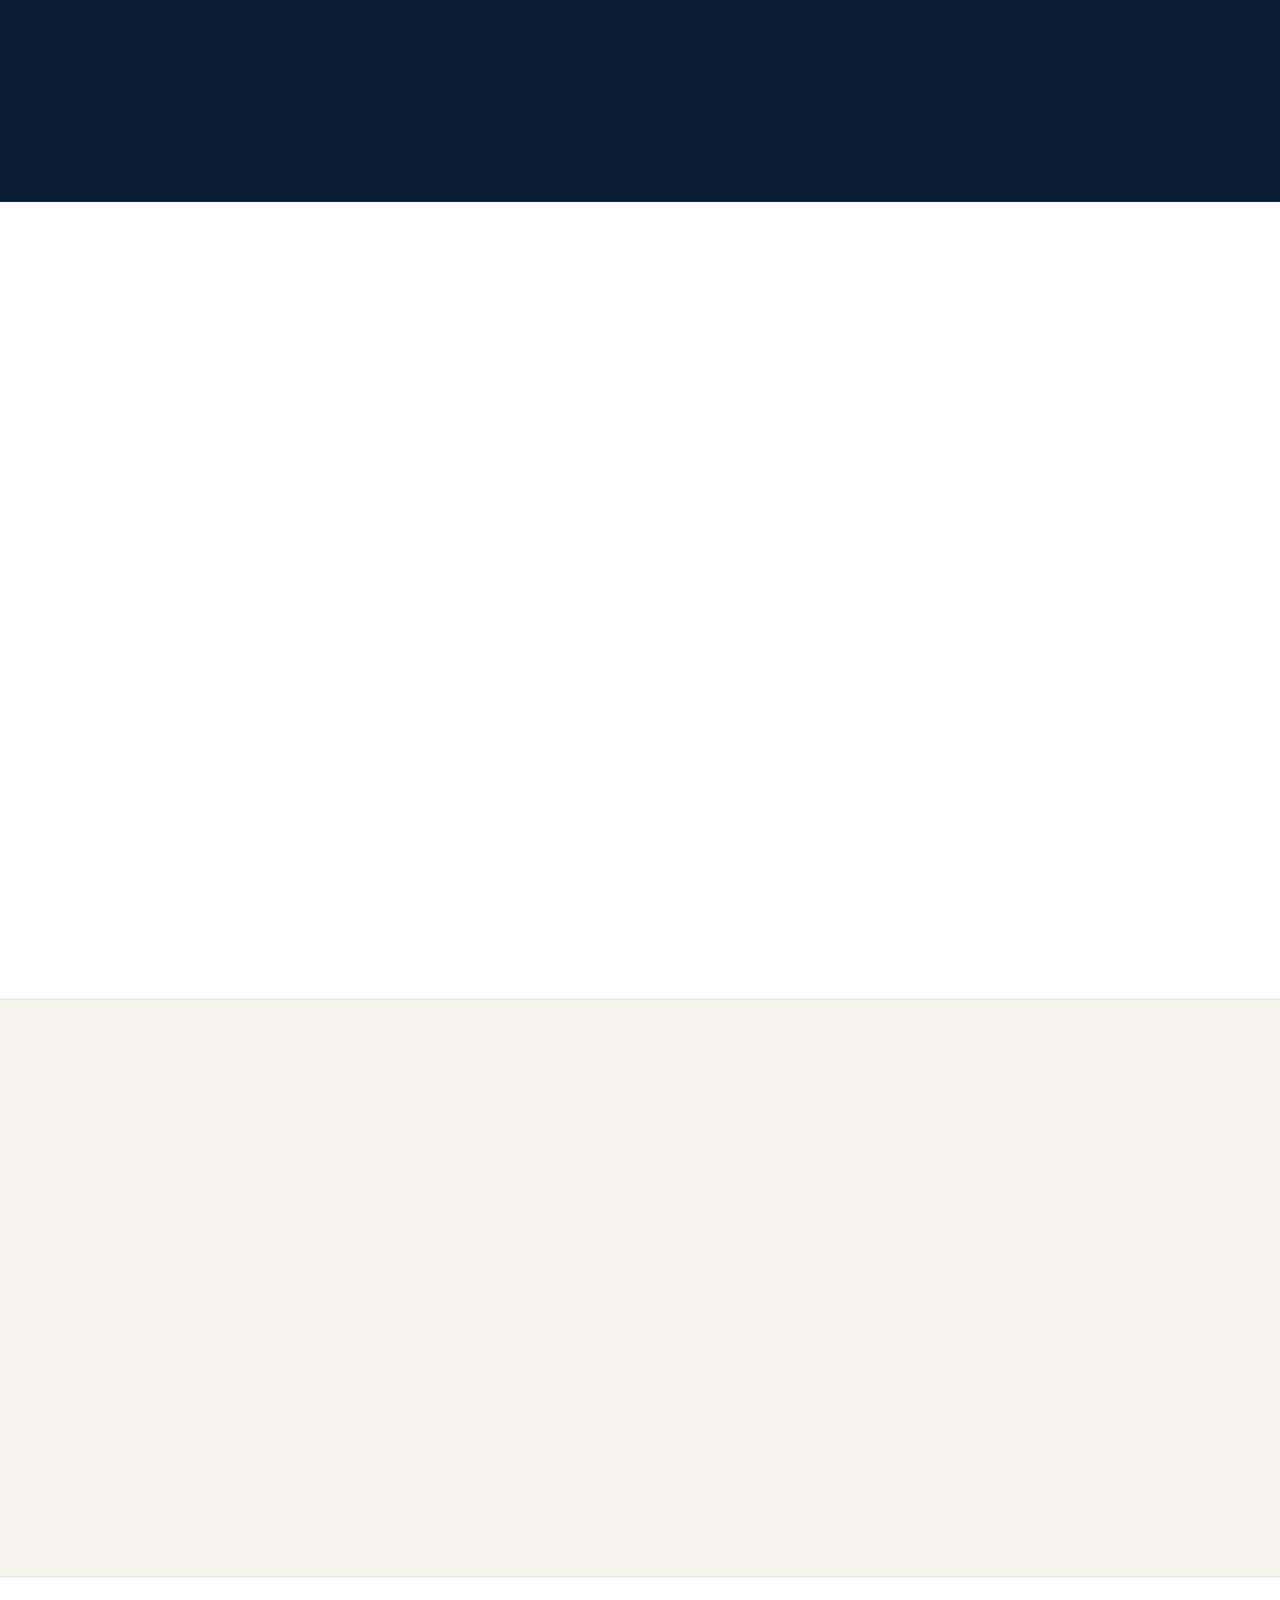
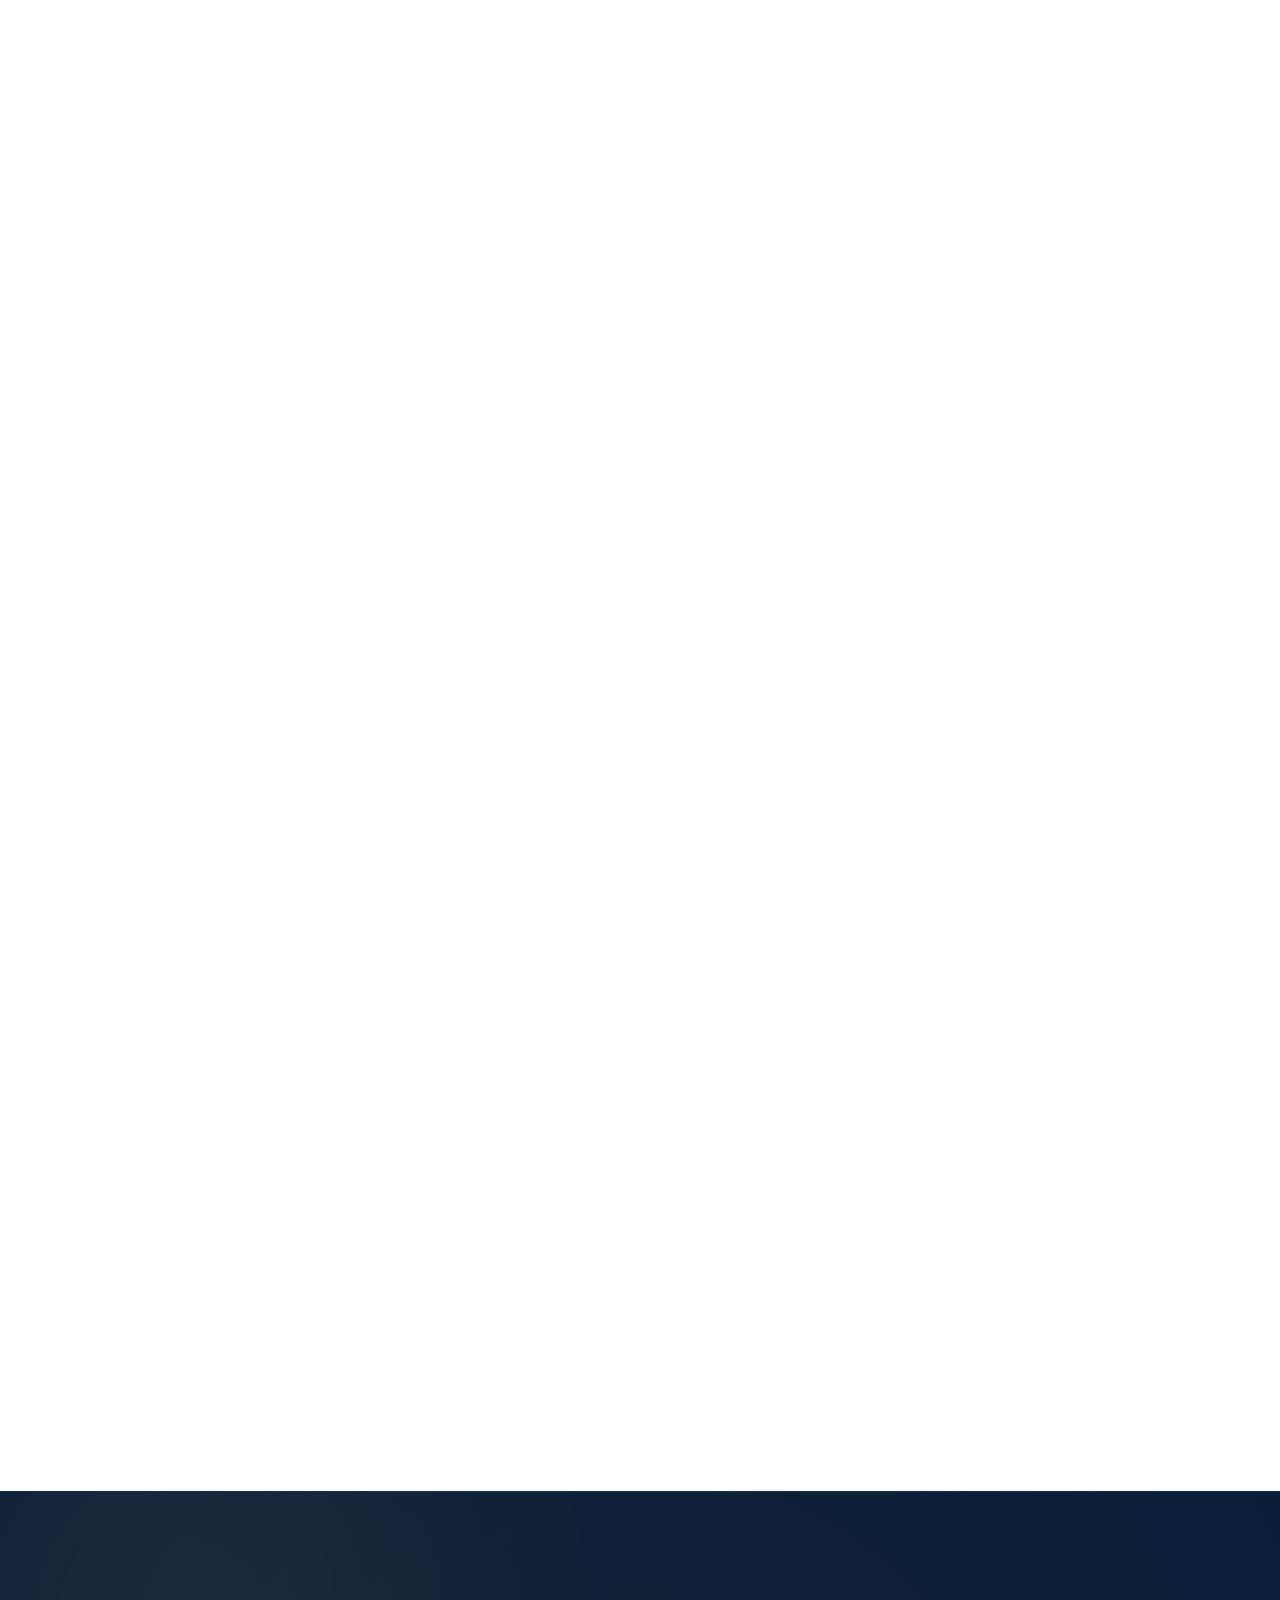
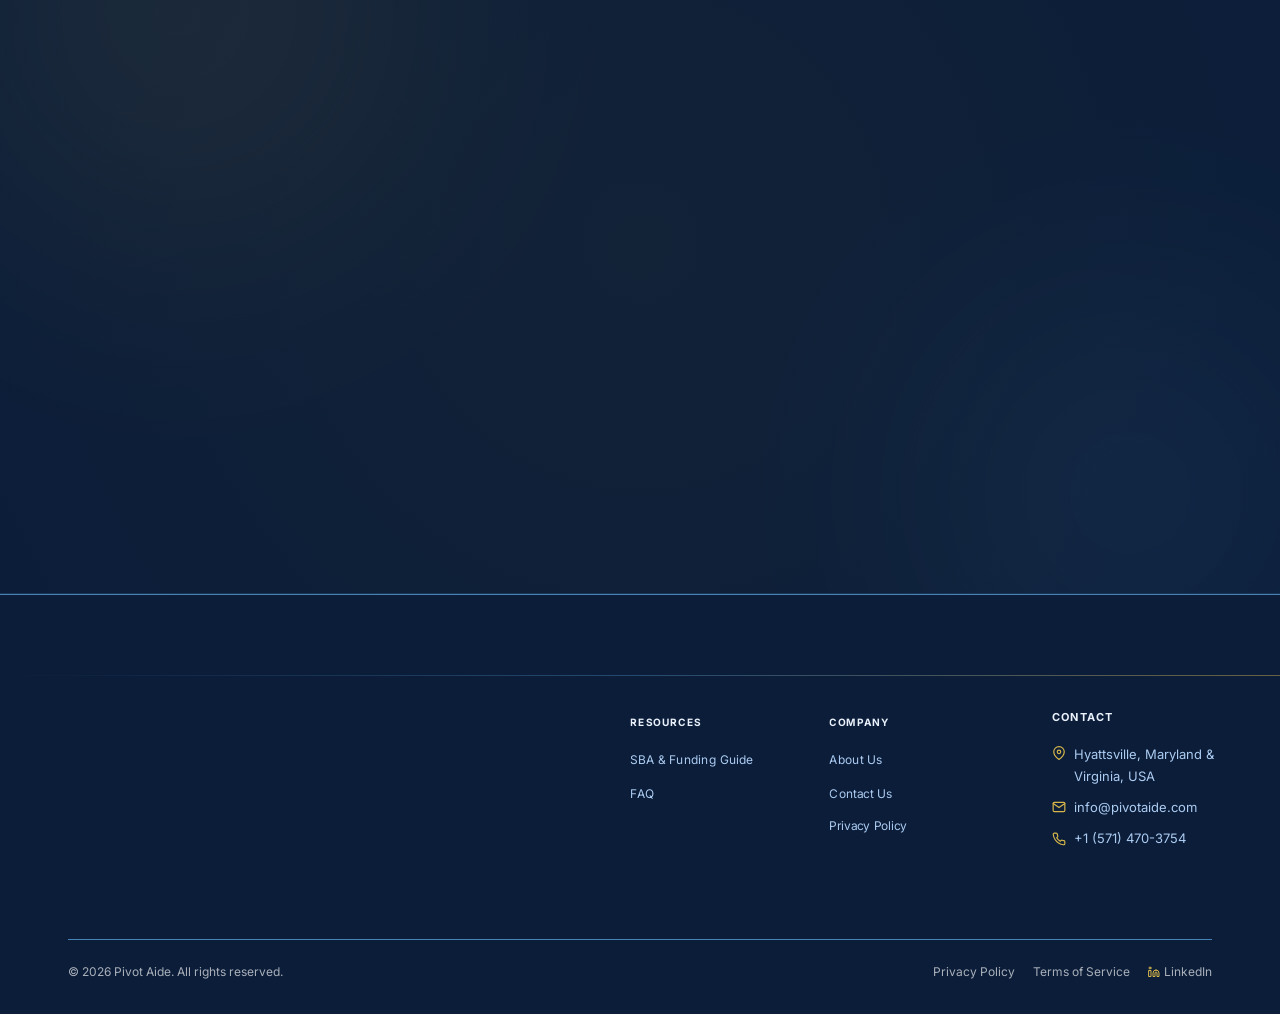
<file: odoo.html>
<!DOCTYPE html>
<html lang="en">
<head>
    <meta charset="UTF-8">
    <meta name="viewport" content="width=device-width, initial-scale=1.0">
    <title>Odoo Accounting ERP — Pivot Aide | Certified Partner</title>
    <meta name="description" content="Pivot Aide is an Official Odoo Accounting Partner. We configure, implement, and support Odoo ERP modules to connect accounting, sales, inventory, and payroll.">
    <link rel="preconnect" href="https://fonts.googleapis.com">
    <link rel="preconnect" href="https://fonts.gstatic.com" crossorigin>
    <link href="https://fonts.googleapis.com/css2?family=Inter:ital,opsz,wght@0,14..32,300;0,14..32,400;0,14..32,500;0,14..32,600;0,14..32,700;0,14..32,800;0,14..32,900;1,14..32,400&family=Instrument+Serif:ital@1&display=swap" rel="stylesheet">
    <link rel="stylesheet" href="styles.css">
    <link rel="icon" type="image/x-icon" href="favicon.ico">
    <link rel="shortcut icon" href="favicon.ico">
    <style>
        .partner-badge {
            display: inline-flex; align-items: center; gap: 16px;
            background: linear-gradient(135deg, rgba(234,228,47,0.08), rgba(70,130,180,0.08));
            border: 1px solid rgba(234,228,47,0.25);
            border-radius: 20px; padding: 20px 32px;
            margin: 0 auto 30px; text-align: left;
        }
        .partner-badge-logo { font-size: 28px; }
        .partner-badge-text strong { display: block; font-size: var(--text-sm); font-weight: var(--fw-bold); color: var(--text-primary); }
        .partner-badge-text span { font-size: var(--text-caps); color: var(--yellow); letter-spacing: var(--ls-caps); }
        
        /* Dashboard Mini Previews */
        .dash-mini-preview {
            background: rgba(11, 28, 43, 0.4);
            border: 1px solid var(--border-light);
            border-radius: 10px;
            padding: 14px;
            margin-top: 18px;
            display: flex;
            flex-direction: column;
            gap: 8px;
            text-align: left;
        }
        .dmp-row {
            display: flex;
            justify-content: space-between;
            font-size: 11px;
            color: var(--text-secondary);
        }
        .dmp-val {
            font-weight: 700;
            color: var(--text-primary);
        }
        .dmp-divider {
            height: 1px;
            background: var(--border-light);
            margin: 4px 0;
        }
    </style>
</head>
<body>
<div class="scroll-progress-bar" id="scrollProgress"></div>

<!-- NAVBAR -->
<nav class="navbar" id="navbar">
    <div class="nav-container">
        <a href="index.html" class="nav-logo" id="navLogo">
            <div class="logo-mark"><img src="logo_image.jpg" alt="Pivot Aide Logo" style="width: 36px; height: 36px; border-radius: 9px; object-fit: cover; display: block;"></div>
            <span class="logo-wordmark">Pivot<span class="logo-accent">Aide</span></span>
        </a>
        <div class="nav-links" id="navLinks">
            <a href="index.html" class="nav-link">Home</a>
            <a href="about.html" class="nav-link">About</a>
            <a href="accounting.html" class="nav-link">Accounting</a>
            <a href="odoo.html" class="nav-link active">Odoo ERP</a>
            <a href="funding.html" class="nav-link">Funding</a>
            <a href="contact.html" class="nav-link">Contact</a>
        </div>
        <div class="nav-actions">
            <a href="https://calendly.com/pivotaide-info/30min" target="_blank" rel="noopener" class="btn-primary-nav" style="display: inline-flex; align-items: center; gap: 8px;">
                <svg width="14" height="14" viewBox="0 0 24 24" fill="none" stroke="currentColor" stroke-width="2.5" stroke-linecap="round" stroke-linejoin="round" style="flex-shrink:0;"><path d="M22 16.92v3a2 2 0 0 1-2.18 2 19.79 19.79 0 0 1-8.63-3.07 19.5 19.5 0 0 1-6-6 19.79 19.79 0 0 1-3.07-8.67A2 2 0 0 1 4.11 2h3a2 2 0 0 1 2 1.72 12.84 12.84 0 0 0 .7 2.81 2 2 0 0 1-.45 2.11L8.09 9.91a16 16 0 0 0 6 6l1.27-1.27a2 2 0 0 1 2.11-.45 12.84 12.84 0 0 0 2.81.7A2 2 0 0 1 22 16.92z"/></svg>
                Get a Free Consultation Call
            </a>
        </div>
        <button class="mobile-menu-toggle" id="mobileToggle" aria-label="Toggle menu"><span></span><span></span><span></span></button>
    </div>
</nav>

<!-- MOBILE DRAWER -->
<div class="mobile-menu" id="mobileMenu">
    <div class="mobile-menu-links">
        <a href="index.html" class="mobile-link">Home</a>
        <a href="about.html" class="mobile-link">About</a>
        <a href="accounting.html" class="mobile-link">Accounting</a>
        <a href="odoo.html" class="mobile-link">Odoo ERP</a>
        <a href="funding.html" class="mobile-link">Funding Readiness</a>
        <a href="contact.html" class="mobile-link">Contact</a>
    </div>
    <div class="mobile-cta"><a href="contact.html" class="btn-primary btn-lg" style="width:100%;justify-content:center;">Schedule a Consultation</a></div>
</div>

<!-- HERO SECTION -->
<section class="page-hero centered">
    <div class="page-hero-bg">
        <video autoplay loop muted playsinline class="page-hero-bg-video">
            <source src="Odoo ERP/odoo_erp_animation.mp4" type="video/mp4">
        </video>
        <div class="page-hero-orb page-hero-orb-1"></div>
        <div class="page-hero-orb page-hero-orb-2"></div>
        <div class="page-hero-grid"></div>
        <div class="page-hero-overlay"></div>
    </div>
    <div class="container">
        <div class="page-hero-wrapper">
            <div class="page-hero-content">
                <div class="page-hero-eyebrow animate-fade-in-up delay-100"><span class="page-hero-eyebrow-dot"></span>Official Odoo Partner</div>
                <h1 class="page-hero-title animate-fade-in-up delay-200">Odoo Accounting,<br>Done by a Certified <em class="serif-italic">Partner</em></h1>
                <p class="page-hero-sub animate-fade-in-up delay-300">Unify your accounting, invoicing, inventory, sales, purchasing, and payroll in a single connected platform. Work with real-time financial data instead of manually reconciling multiple disconnected systems.</p>
                <div class="page-hero-actions animate-fade-in-up delay-400">
                    <a href="contact.html" class="btn-primary btn-lg">Schedule a Consultation →</a>
                    <a href="#why-odoo" class="btn-ghost btn-lg">See How It Works</a>
                </div>
            </div>
        </div>
    </div>
</section>

<!-- ═══════════════════ DEMO VIDEO ═══════════════════ -->
<section class="odoo-demo-section" id="odoo-demo">
    <div class="container">
        <div class="odoo-demo-header animate-on-scroll">
            <div class="section-tag"><span class="section-tag-dot"></span>Live Demo</div>
            <h2 class="section-title">See Odoo in <em class="serif-italic">Action</em></h2>
            <p class="section-subtitle">Watch how Pivot Aide uses Odoo to unify your entire financial operation — from invoicing to reporting — in one connected platform.</p>
        </div>

        <div class="odoo-demo-player animate-on-scroll">
            <video id="odoo-demo-video" controls preload="metadata" poster="">
                <source src="Pivot Aide Odoo Animation04.mp4" type="video/mp4">
            </video>
            <!-- Custom play overlay -->
            <div class="odoo-demo-overlay" id="odoo-play-overlay">
                <button class="odoo-play-btn" id="odoo-play-btn" aria-label="Play demo video">
                    <svg viewBox="0 0 64 64" fill="none" xmlns="http://www.w3.org/2000/svg">
                        <circle cx="32" cy="32" r="32" fill="rgba(216,183,74,0.15)"/>
                        <circle cx="32" cy="32" r="31" stroke="rgba(216,183,74,0.5)" stroke-width="1"/>
                        <polygon points="26,20 50,32 26,44" fill="#D8B74A"/>
                    </svg>
                    <span>Watch Demo</span>
                </button>
            </div>
        </div>

        <!-- Benefits below video -->
        <div class="odoo-demo-chips animate-on-scroll">
            <div class="odoo-chip"><span class="odoo-chip-icon">⚡</span>Real-time sync across all modules</div>
            <div class="odoo-chip"><span class="odoo-chip-icon">📊</span>Live financial dashboards</div>
            <div class="odoo-chip"><span class="odoo-chip-icon">🔗</span>One connected platform</div>
            <div class="odoo-chip"><span class="odoo-chip-icon">✅</span>Audit-ready records</div>
        </div>
    </div>
</section>

<!-- WHY WE BUILD ON ODOO -->
<section class="content-section light" id="why-odoo">
    <div class="container">
        <div class="two-col-grid">
            <div class="col-content scroll-reveal" data-stagger>
                <div class="section-tag" data-stagger><span class="section-tag-dot"></span>ERP Integration</div>
                <h2 class="section-title" data-stagger style="text-align:left;">Why We Build on <em class="serif-italic">Odoo</em></h2>
                <p class="section-subtitle" data-stagger style="text-align:left;margin-bottom:24px;">Odoo connects Accounting, Invoicing, Inventory, Sales, Purchasing, and Payroll into one unified system of record. Every transaction automatically hits your general ledger, providing live visibility.</p>
                
                <ul style="list-style:none;display:flex;flex-direction:column;gap:12px;margin:0 0 28px;padding:0;" data-stagger>
                    <li style="font-size:14px;color:var(--text-secondary);display:flex;align-items:center;gap:10px;"><span style="color:var(--yellow);font-weight:700;">✓</span> Real-time financial updates</li>
                    <li style="font-size:14px;color:var(--text-secondary);display:flex;align-items:center;gap:10px;"><span style="color:var(--yellow);font-weight:700;">✓</span> Elimination of duplicate data entry</li>
                    <li style="font-size:14px;color:var(--text-secondary);display:flex;align-items:center;gap:10px;"><span style="color:var(--yellow);font-weight:700;">✓</span> Reduced manual reconciliation</li>
                    <li style="font-size:14px;color:var(--text-secondary);display:flex;align-items:center;gap:10px;"><span style="color:var(--yellow);font-weight:700;">✓</span> Accurate financial statements</li>
                    <li style="font-size:14px;color:var(--text-secondary);display:flex;align-items:center;gap:10px;"><span style="color:var(--yellow);font-weight:700;">✓</span> Better financial forecasting</li>
                    <li style="font-size:14px;color:var(--text-secondary);display:flex;align-items:center;gap:10px;"><span style="color:var(--yellow);font-weight:700;">✓</span> Stronger loan and funding documentation</li>
                    <li style="font-size:14px;color:var(--text-secondary);display:flex;align-items:center;gap:10px;"><span style="color:var(--yellow);font-weight:700;">✓</span> One connected business platform</li>
                </ul>
            </div>
            
            <div class="col-visual scroll-reveal" data-stagger style="display: flex; align-items: center; justify-content: center;">
                <div class="video-container" data-stagger style="position: relative; width: 100%; padding-bottom: 56.25%; height: 0; overflow: hidden; border-radius: var(--card-radius); box-shadow: 0 20px 45px rgba(0,0,0,0.3); border: 1px solid var(--border-light);">
                    <iframe 
                        src="https://www.youtube.com/embed/0LovIZTzhuw?si=3OPmWYBfwAr7D4_L" 
                        title="Why We Build in Odoo" 
                        style="position: absolute; top: 0; left: 0; width: 100%; height: 100%; border: 0;" 
                        allow="accelerometer; clipboard-write; encrypted-media; gyroscope; picture-in-picture" 
                        allowfullscreen 
                        loading="lazy">
                    </iframe>
                </div>
            </div>

        </div>
    </div>
</section>

<!-- ═══════════════════ ODOO ECOSYSTEM ═══════════════════ -->
<section class="odoo-ecosystem-section" id="odoo-ecosystem">
    <div class="container">
        <div class="section-header animate-on-scroll">
            <div class="section-tag"><span class="section-tag-dot"></span>Full Platform</div>
            <h2 class="section-title">The Complete Odoo <em class="serif-italic">Ecosystem</em></h2>
            <p class="section-subtitle">One unified platform connecting every part of your business — accounting, sales, inventory, HR, and more — all working together seamlessly.</p>
        </div>
        <div class="odoo-ecosystem-img-wrap animate-on-scroll">
            <img src="Odoo section.png" alt="The Complete Odoo Ecosystem — One ecosystem, more productivity, less cost" loading="lazy">
        </div>
    </div>
</section>

<!-- ROLE-BASED DASHBOARDS -->
<section class="content-section alt" id="dashboards">
    <div class="container">
        <div class="section-header animate-on-scroll">
            <div class="section-tag"><span class="section-tag-dot"></span>Dashboard views</div>
            <h2 class="section-title">Role-Based <em class="serif-italic">Insights</em></h2>
            <p class="section-subtitle">Odoo constructs targeted workspace dashboards tailored exactly to the needs of different business leaders.</p>
        </div>

        <div class="why2-grid scroll-reveal" data-stagger>
            <div class="why2-block" data-stagger>
                <div class="why2-num">01</div>
                <div class="why2-icon">
                    <svg width="22" height="22" viewBox="0 0 24 24" fill="none" stroke="currentColor" stroke-width="2.2" stroke-linecap="round" stroke-linejoin="round" style="color:var(--yellow);"><polyline points="22 12 18 12 15 21 9 3 6 12 2 12"/></svg>
                </div>
                <h3 class="why2-title">Executive Dashboard</h3>
                <p class="why2-desc">Tracks revenue, profit margins, cash positioning, and corporate growth patterns to support long-term planning.</p>
                <div class="dash-mini-preview">
                    <div class="dmp-row"><span>Revenue:</span><span class="dmp-val">$2.4M</span></div>
                    <div class="dmp-divider"></div>
                    <div class="dmp-row"><span>Profit Margin:</span><span class="dmp-val">15.8%</span></div>
                    <div class="dmp-divider"></div>
                    <div class="dmp-row"><span>Cash:</span><span class="dmp-val" style="color:var(--green);">$842K</span></div>
                </div>
            </div>

            <div class="why2-block" data-stagger>
                <div class="why2-num">02</div>
                <div class="why2-icon">
                    <svg width="22" height="22" viewBox="0 0 24 24" fill="none" stroke="currentColor" stroke-width="2.2" stroke-linecap="round" stroke-linejoin="round" style="color:var(--yellow);"><line x1="12" y1="3" x2="12" y2="21"/><line x1="2" y1="7" x2="22" y2="7"/><path d="M5 7 2 13h6Z"/><path d="M19 7l-3 6h6Z"/></svg>
                </div>
                <h3 class="why2-title">Controller Dashboard</h3>
                <p class="why2-desc">Monitors month-end close completion rates, account reconciliations, exception alerts, and posting accuracy.</p>
                <div class="dash-mini-preview">
                    <div class="dmp-row"><span>Close Status:</span><span class="dmp-val" style="color:var(--green);">COMPLETE ✓</span></div>
                    <div class="dmp-divider"></div>
                    <div class="dmp-row"><span>Reconciled:</span><span class="dmp-val">100%</span></div>
                    <div class="dmp-divider"></div>
                    <div class="dmp-row"><span>Alerts:</span><span class="dmp-val">0 Exceptions</span></div>
                </div>
            </div>

            <div class="why2-block" data-stagger>
                <div class="why2-num">03</div>
                <div class="why2-icon">
                    <svg width="22" height="22" viewBox="0 0 24 24" fill="none" stroke="currentColor" stroke-width="2.2" stroke-linecap="round" stroke-linejoin="round" style="color:var(--yellow);"><rect x="2" y="5" width="20" height="14" rx="2"/><line x1="2" y1="10" x2="22" y2="10"/><path d="M6 14h.01"/><path d="M10 14h.01"/></svg>
                </div>
                <h3 class="why2-title">Sales Dashboard</h3>
                <p class="why2-desc">Provides real-time visibility into collections tracking, invoicing cycles, customer margin profiles, and receivables aging.</p>
                <div class="dash-mini-preview">
                    <div class="dmp-row"><span>Invoiced MTD:</span><span class="dmp-val">$198K</span></div>
                    <div class="dmp-divider"></div>
                    <div class="dmp-row"><span>Collection Rate:</span><span class="dmp-val" style="color:var(--green);">97.2%</span></div>
                    <div class="dmp-divider"></div>
                    <div class="dmp-row"><span>Overdue (&gt;30d):</span><span class="dmp-val">0</span></div>
                </div>
            </div>

            <div class="why2-block" data-stagger>
                <div class="why2-num">04</div>
                <div class="why2-icon">
                    <svg width="22" height="22" viewBox="0 0 24 24" fill="none" stroke="currentColor" stroke-width="2.2" stroke-linecap="round" stroke-linejoin="round" style="color:var(--yellow);"><path d="M21 8a2 2 0 0 0-1-1.73l-7-4a2 2 0 0 0-2 0l-7 4A2 2 0 0 0 3 8v8a2 2 0 0 0 1 1.73l7 4a2 2 0 0 0 2 0l7-4A2 2 0 0 0 21 16Z"/><path d="m3.3 7 8.7 5 8.7-5"/><path d="M12 22V12"/></svg>
                </div>
                <h3 class="why2-title">Operations Dashboard</h3>
                <p class="why2-desc">Unifies landed cost analytics, real-time inventory valuations, purchase orders, and margins.</p>
                <div class="dash-mini-preview">
                    <div class="dmp-row"><span>Inventory Value:</span><span class="dmp-val">$412K</span></div>
                    <div class="dmp-divider"></div>
                    <div class="dmp-row"><span>POs Pending:</span><span class="dmp-val">12</span></div>
                    <div class="dmp-divider"></div>
                    <div class="dmp-row"><span>Margin Drivers:</span><span class="dmp-val">Reconciled</span></div>
                </div>
            </div>
        </div>
    </div>
</section>

<!-- ODOO ACCOUNTING FEATURES -->
<section class="content-section light" id="accounting-features">
    <div class="container">
        <div class="two-col-grid" style="align-items: center; gap: 48px;">
            <div class="col-content scroll-reveal" data-stagger>
                <div class="section-tag" data-stagger><span class="section-tag-dot"></span>Advanced Tools</div>
                <h2 class="section-title" data-stagger style="text-align:left;">Smart Accounting <em class="serif-italic">Capabilities</em></h2>
                <p class="section-subtitle" data-stagger style="text-align:left; margin-bottom:24px;">Odoo ERP features a powerful, automated accounting suite designed for high-growth enterprises. Run billing, reconciliation, and ledger entries automatically.</p>
                
                <ul style="list-style:none; display:flex; flex-direction:column; gap:16px; margin:0; padding:0;" data-stagger>
                    <li style="font-size:14px; color:var(--text-secondary); display:flex; align-items:flex-start; gap:12px;">
                        <span style="color:var(--yellow); font-weight:700; margin-top:2px;">✓</span>
                        <div>
                            <strong style="color:var(--text-primary); display:block; margin-bottom:2px;">Automated Bank Synchronization</strong>
                            Connect bank feeds directly to automatically import transactions daily.
                        </div>
                    </li>
                    <li style="font-size:14px; color:var(--text-secondary); display:flex; align-items:flex-start; gap:12px;">
                        <span style="color:var(--yellow); font-weight:700; margin-top:2px;">✓</span>
                        <div>
                            <strong style="color:var(--text-primary); display:block; margin-bottom:2px;">AI-Powered Reconciliation</strong>
                            Smart matching suggestions automatically link ledger invoices to bank payouts.
                        </div>
                    </li>
                    <li style="font-size:14px; color:var(--text-secondary); display:flex; align-items:flex-start; gap:12px;">
                        <span style="color:var(--yellow); font-weight:700; margin-top:2px;">✓</span>
                        <div>
                            <strong style="color:var(--text-primary); display:block; margin-bottom:2px;">Multi-Currency &amp; Multi-Entity Support</strong>
                            Consolidate books across jurisdictions and currencies in real-time.
                        </div>
                    </li>
                </ul>
            </div>
            
            <div class="col-visual scroll-reveal" data-stagger style="display:flex; justify-content:center;">
                <div class="visual-card" data-stagger style="padding:16px; background:rgba(255,255,255,0.01); border:1px solid var(--border-light); border-radius:var(--card-radius); box-shadow:0 20px 45px rgba(11,28,43,0.04); overflow:hidden;">
                    <img src="pivot_image/odoo_accounting_features_transparent.png" alt="Odoo Accounting Features" style="width:100%; height:auto; object-fit:contain; border-radius:8px;">
                </div>
            </div>
        </div>
    </div>
</section>

<!-- OFFICIAL ODOO ACCOUNTING PARTNER -->
<section class="content-section alt" id="partner-badge-section">
    <div class="container">
        <div style="text-align:center;" class="scroll-reveal" data-stagger>
            <div class="section-tag" data-stagger style="margin:0 auto 20px;"><span class="section-tag-dot"></span>Credentials</div>
            <h2 class="section-title" data-stagger>Official Odoo Accounting <em class="serif-italic">Partner</em></h2>
            <p class="section-subtitle" data-stagger style="margin-bottom:36px;">As a certified partner, Pivot Aide delivers authorized technical configuration, modular scoping, and functional database implementation services rather than unsupported third-party setups.</p>
            
            <div data-stagger style="display:flex; justify-content:center; align-items:center; gap:40px; flex-wrap:wrap; margin-top:20px;">
                <img src="pivot_image/odoo_reward_hires.png" alt="Odoo Award Badge" style="height:110px; object-fit:contain; filter: drop-shadow(0 10px 25px rgba(11,28,43,0.08)); transition: transform 0.3s cubic-bezier(0.4, 0, 0.2, 1);" onmouseover="this.style.transform='scale(1.05) translateY(-3px)'" onmouseout="this.style.transform='scale(1) translateY(0)'">
                <img src="pivot_image/odoo_certified_transparent_1.png" alt="Odoo Certified Badge" style="height:100px; object-fit:contain; filter: drop-shadow(0 10px 25px rgba(11,28,43,0.08)); transition: transform 0.3s cubic-bezier(0.4, 0, 0.2, 1);" onmouseover="this.style.transform='scale(1.05) translateY(-3px)'" onmouseout="this.style.transform='scale(1) translateY(0)'">
            </div>
        </div>
    </div>
</section>

<!-- BENEFITS SECTION -->
<section class="content-section light" id="odoo-benefits">
    <div class="container">
        <div class="section-header animate-on-scroll">
            <div class="section-tag"><span class="section-tag-dot"></span>Advantages</div>
            <h2 class="section-title">Advantages of Odoo with <em class="serif-italic">Pivot</em></h2>
            <p class="section-subtitle">We build systems that automate transactional operations and scale as your business grows.</p>
        </div>
        <div class="why2-grid scroll-reveal" data-stagger>
            <div class="why2-block" data-stagger>
                <div class="why2-num">01</div>
                <h3 class="why2-title">One Connected System</h3>
                <p class="why2-desc">A central accounting database connecting invoices, operations, inventory, and payroll to wipe out system-hop delays.</p>
            </div>
            <div class="why2-block" data-stagger>
                <div class="why2-num">02</div>
                <h3 class="why2-title">Real-Time Financial Reporting</h3>
                <p class="why2-desc">Instantly refreshed cash positions, P&amp;L margins, and financial statements ready for management review.</p>
            </div>
            <div class="why2-block" data-stagger>
                <div class="why2-num">03</div>
                <h3 class="why2-title">Automated Accounting Workflows</h3>
                <p class="why2-desc">Smart automated invoicing rules, automatic bank statement feeds, and auto-matching reconciliation modules.</p>
            </div>
            <div class="why2-block" data-stagger>
                <div class="why2-num">04</div>
                <h3 class="why2-title">Integrated Sales &amp; Inventory</h3>
                <p class="why2-desc">Shipments, sales logs, and invoicing milestones instantly update inventory levels and the general ledger with zero double entry.</p>
            </div>
            <div class="why2-block" data-stagger>
                <div class="why2-num">05</div>
                <h3 class="why2-title">Better Decision Making</h3>
                <p class="why2-desc">Integrated dashboards mapping sales performance and inventory valuation directly to your operational cash metrics.</p>
            </div>
            <div class="why2-block" data-stagger>
                <div class="why2-num">06</div>
                <h3 class="why2-title">Faster Financial Close</h3>
                <p class="why2-desc">Automated workflows and reconciliations eliminate manual transaction audits, shaving days off month-end closing cycles.</p>
            </div>
            <div class="why2-block" data-stagger>
                <div class="why2-num">07</div>
                <h3 class="why2-title">Scalable Business Operations</h3>
                <p class="why2-desc">Modular designs allow you to implement base accounting modules today and deploy manufacturing or sales apps as you grow.</p>
            </div>
            <div class="why2-block" data-stagger>
                <div class="why2-num">08</div>
                <h3 class="why2-title">Improved Compliance</h3>
                <p class="why2-desc">Clean, structured audit trails and tax records fully aligned to satisfy banks, underwriters, and lending checks.</p>
            </div>
        </div>
    </div>
</section>

<!-- FINAL CTA -->
<section class="final-cta-section">
    <div class="final-cta-bg"><div class="final-cta-orb final-cta-orb-1"></div><div class="final-cta-orb final-cta-orb-2"></div></div>
    <div class="container">
        <div class="final-cta-inner scroll-reveal" data-stagger>
            <div class="section-tag" data-stagger style="margin:0 auto 20px;"><span class="section-tag-dot"></span>Modernize Now</div>
            <h2 class="final-cta-headline">Modernize Your Accounting<br>with <em class="serif-italic">Odoo</em></h2>
            <p class="final-cta-sub" data-stagger>Our Odoo implementation team is ready to scope your project — from basic accounts setup to full B2B enterprise ERP deployment.</p>
            <a href="contact.html" class="btn-primary btn-lg" data-stagger>Schedule a Consultation →</a>
        </div>
    </div>
</section>

<!-- FOOTER -->
<footer class="footer" id="footer">
    <div class="footer-top-border"></div>
    <div class="container">
        <div class="footer-grid">
            <!-- Brand Column -->
            <div class="footer-brand animate-on-scroll fade-left">
                <a href="index.html" class="footer-logo">
                    <img src="logo_image.jpg" alt="Pivot Aide Logo" style="width: 32px; height: 32px; border-radius: 8px; object-fit: cover; display: block;">
                    <span style="font-size:18px;font-weight:800;color:var(--text-primary);letter-spacing:-0.02em;margin-left:8px;">Pivot<span style="color:var(--yellow);">Aide</span></span>
                </a>
                <p class="footer-brand-desc">Pivot Aide builds accounting systems for growing businesses. We deliver precision bookkeeping, corporate tax compliance, payroll processing, and lender-grade funding readiness solutions.</p>
                <p style="font-size:12px;color:var(--yellow);font-weight:600;margin:0 0 8px;">See the Bigger Picture.</p>
            </div>
            <!-- Services Column -->
            <div class="footer-col animate-on-scroll scale-in" data-delay="80">
                <div class="footer-col-title">Services</div>
                <ul class="footer-link-list">
                    <li><a href="accounting.html">Accounting &amp; Bookkeeping</a></li>
                    <li><a href="odoo.html">Odoo Accounting</a></li>
                    <li><a href="funding.html">Funding Readiness</a></li>
                </ul>
            </div>
            <!-- Resources Column -->
            <div class="footer-col animate-on-scroll scale-in" data-delay="160">
                <div class="footer-col-title">Resources</div>
                <ul class="footer-link-list">
                    <li><a href="funding.html">SBA &amp; Funding Guide</a></li>
                    <li><a href="index.html#faq">FAQ</a></li>
                </ul>
            </div>
            <!-- Company Column -->
            <div class="footer-col animate-on-scroll scale-in" data-delay="240">
                <div class="footer-col-title">Company</div>
                <ul class="footer-link-list">
                    <li><a href="about.html">About Us</a></li>
                    <li><a href="contact.html">Contact Us</a></li>
                    <li><a href="#">Privacy Policy</a></li>
                </ul>
            </div>
            <!-- Contact Column -->
            <div class="footer-col animate-on-scroll fade-right" data-delay="320">
                <div class="footer-col-title">Contact</div>
                <ul class="footer-link-list" style="gap:12px;">
                    <li style="font-size:13px;color:var(--text-secondary);display:flex;align-items:flex-start;gap:8px;">
                        <svg width="14" height="14" viewBox="0 0 24 24" fill="none" stroke="currentColor" stroke-width="2" stroke-linecap="round" stroke-linejoin="round" style="margin-top:2px;flex-shrink:0;color:var(--yellow);"><path d="M21 10c0 7-9 13-9 13s-9-6-9-13a9 9 0 0 1 18 0z"/><circle cx="12" cy="10" r="3"/></svg>
                        <span>Hyattsville, Maryland &amp; Virginia, USA</span>
                    </li>
                    <li style="font-size:13px;color:var(--text-secondary);display:flex;align-items:center;gap:8px;">
                        <svg width="14" height="14" viewBox="0 0 24 24" fill="none" stroke="currentColor" stroke-width="2" stroke-linecap="round" stroke-linejoin="round" style="flex-shrink:0;color:var(--yellow);"><path d="M4 4h16c1.1 0 2 .9 2 2v12c0 1.1-.9 2-2 2H4c-1.1 0-2-.9-2-2V6c0-1.1.9-2 2-2z"/><polyline points="22,6 12,13 2,6"/></svg>
                        <a href="mailto:info@pivotaide.com" style="color:var(--text-secondary);text-decoration:none;">info@pivotaide.com</a>
                    </li>
                    <li style="font-size:13px;color:var(--text-secondary);display:flex;align-items:center;gap:8px;">
                        <svg width="14" height="14" viewBox="0 0 24 24" fill="none" stroke="currentColor" stroke-width="2" stroke-linecap="round" stroke-linejoin="round" style="flex-shrink:0;color:var(--yellow);"><path d="M22 16.92v3a2 2 0 0 1-2.18 2 19.79 19.79 0 0 1-8.63-3.07 19.5 19.5 0 0 1-6-6 19.79 19.79 0 0 1-3.07-8.67A2 2 0 0 1 4.11 2h3a2 2 0 0 1 2 1.72 12.84 12.84 0 0 0 .7 2.81 2 2 0 0 1-.45 2.11L8.09 9.91a16 16 0 0 0 6 6l1.27-1.27a2 2 0 0 1 2.11-.45 12.84 12.84 0 0 0 2.81.7A2 2 0 0 1 22 16.92z"/></svg>
                        <span>+1 (571) 470-3754</span>
                    </li>
                </ul>
            </div>
        </div>
        <div class="footer-bottom">
            <p>&copy; 2026 Pivot Aide. All rights reserved.</p>
            <div class="footer-bottom-links">
                <a href="#">Privacy Policy</a>
                <a href="#">Terms of Service</a>
                <a href="https://www.linkedin.com/company/pivotaide/" target="_blank" rel="noopener noreferrer" style="display: inline-flex; align-items: center; gap: 4px;">
                    <svg width="12" height="12" viewBox="0 0 24 24" fill="none" stroke="currentColor" stroke-width="2" stroke-linecap="round" stroke-linejoin="round" style="color:var(--yellow);"><path d="M16 8a6 6 0 0 1 6 6v7h-4v-7a2 2 0 0 0-2-2 2 2 0 0 0-2 2v7h-4v-7a6 6 0 0 1 6-6z"/><rect x="2" y="9" width="4" height="12"/><circle cx="4" cy="4" r="2"/></svg>
                    LinkedIn
                </a>
            </div>
        </div>
    </div>
</footer>

<!-- AI CHAT WIDGET -->
<div class="ai-chat-widget" id="aiChatWidget"><button class="ai-chat-toggle" id="aiChatToggle" aria-label="Chat"><div class="ai-chat-icon" id="aiChatOpenIcon"><svg width="22" height="22" viewBox="0 0 24 24" fill="none"><path d="M21 15a2 2 0 01-2 2H7l-4 4V5a2 2 0 012-2h14a2 2 0 012 2z" stroke="currentColor" stroke-width="2" stroke-linejoin="round"/></svg></div><div class="ai-chat-icon ai-chat-close-icon hidden" id="aiChatCloseIcon"><svg width="18" height="18" viewBox="0 0 24 24" fill="none"><path d="M18 6L6 18M6 6l12 12" stroke="currentColor" stroke-width="2.5" stroke-linecap="round"/></svg></div><div class="ai-notif-dot" id="aiNotifDot"></div></button><div class="ai-chat-panel" id="aiChatPanel"><div class="ai-chat-header"><div class="ai-avatar"><img src="logo_image.jpg" alt="Pivot Aide Assistant" style="width: 18px; height: 18px; border-radius: 4px; object-fit: cover; display: block;"></div><div class="ai-header-info"><strong>Pivot Aide Assistant</strong><span class="ai-status"><span class="ai-status-dot"></span>Online</span></div></div><div class="ai-chat-messages" id="aiMessages"><div class="ai-msg ai-msg-bot"><p>Hi! I can answer questions about our services or connect you with our team. How can I help you today?</p></div><div class="ai-quick-replies" id="aiQuickReplies"><button class="ai-qr" data-q="accounting">Accounting</button><button class="ai-qr" data-q="odoo">Odoo ERP</button><button class="ai-qr" data-q="getstarted">Get Started</button></div></div><div class="ai-lead-form" id="aiLeadForm" style="display:none;"><p class="ai-lead-intro">Share your details and we'll connect you with a financial specialist:</p><input type="text" class="ai-lead-input" id="aiLeadName" placeholder="Your Name" /><input type="email" class="ai-lead-input" id="aiLeadEmail" placeholder="Work Email" /><input type="text" class="ai-lead-input" id="aiLeadCompany" placeholder="Company Name" /><button class="btn-primary" style="width:100%;padding:10px;font-size:13px;" id="aiLeadSubmit">Connect with Specialist →</button></div><div class="ai-chat-input-row" id="aiInputRow"><input type="text" class="ai-input" id="aiChatInput" placeholder="Type a message..." maxlength="280"><button class="ai-send" id="aiSendBtn"><svg width="16" height="16" viewBox="0 0 24 24" fill="none"><path d="M22 2L11 13M22 2L15 22 11 13M22 2L2 9l9 4" stroke="currentColor" stroke-width="2" stroke-linecap="round" stroke-linejoin="round"/></svg></button></div></div></div>

<div class="toast" id="toast" role="alert"><div class="toast-icon">✓</div><div class="toast-text"><strong id="toastTitle">Inquiry Submitted</strong><span id="toastMsg">We will be in touch within one business day.</span></div></div>

<script src="main.js"></script>
<script>
/* Odoo demo video play overlay */
(function() {
    var overlay = document.getElementById('odoo-play-overlay');
    var playBtn = document.getElementById('odoo-play-btn');
    var video   = document.getElementById('odoo-demo-video');
    if (!overlay || !video) return;

    function startPlay() {
        overlay.classList.add('hidden');
        video.play();
    }

    overlay.addEventListener('click', startPlay);
    video.addEventListener('play', function() {
        overlay.classList.add('hidden');
    });
    video.addEventListener('pause', function() {
        if (video.ended || video.paused) {
            overlay.classList.remove('hidden');
        }
    });

    /* GSAP entrance for demo player */
    if (typeof gsap !== 'undefined' && typeof ScrollTrigger !== 'undefined') {
        var player = document.querySelector('.odoo-demo-player');
        var chips  = document.querySelectorAll('.odoo-chip');
        if (player) {
            gsap.set(player, { y: 50, opacity: 0, scale: 0.97 });
            gsap.set(chips, { y: 20, opacity: 0 });
            ScrollTrigger.create({
                trigger: player,
                start: 'top 80%',
                once: true,
                onEnter: function() {
                    gsap.to(player, { y: 0, opacity: 1, scale: 1, duration: 0.85, ease: 'power3.out' });
                    gsap.to(chips,  { y: 0, opacity: 1, duration: 0.5, stagger: 0.08, delay: 0.5, ease: 'power2.out' });
                }
            });
        }
    }
})();
</script>
</body>
</html>
</file>
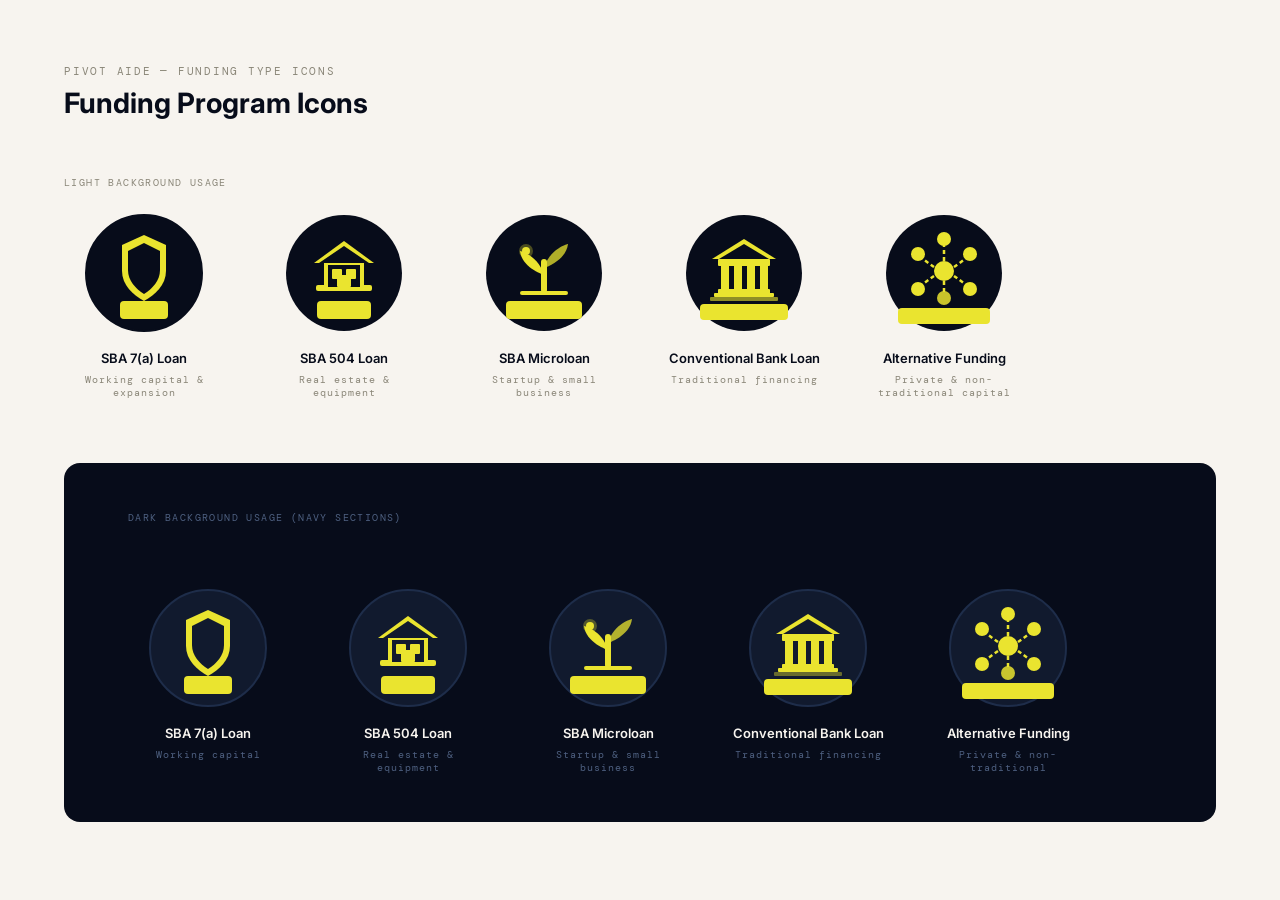
<file: pivot-aide-funding-icons_1.html>
<!DOCTYPE html>
<html lang="en">
<head>
<meta charset="UTF-8"/>
<link href="https://fonts.googleapis.com/css2?family=Inter:wght@400;600;700&family=DM+Mono:wght@500&display=swap" rel="stylesheet"/>
<style>
* { margin:0; padding:0; box-sizing:border-box; }
body {
  background: #F7F4EF;
  font-family: 'Inter', sans-serif;
  padding: 64px;
}
.page-title {
  font-family: 'DM Mono', monospace;
  font-size: 11px;
  letter-spacing: 0.16em;
  text-transform: uppercase;
  color: #8A8678;
  margin-bottom: 8px;
}
h1 {
  font-family: 'Inter', sans-serif;
  font-size: 28px;
  font-weight: 700;
  color: #070C1A;
  margin-bottom: 56px;
}

.icons-row {
  display: flex;
  gap: 40px;
  flex-wrap: wrap;
  align-items: flex-start;
}

.icon-wrap {
  display: flex;
  flex-direction: column;
  align-items: center;
  gap: 16px;
  width: 160px;
}
.icon-label {
  font-size: 13px;
  font-weight: 600;
  color: #070C1A;
  text-align: center;
  line-height: 1.4;
}
.icon-sub {
  font-family: 'DM Mono', monospace;
  font-size: 10px;
  letter-spacing: 0.1em;
  color: #8A8678;
  text-align: center;
  margin-top: -10px;
}

/* Dark preview row */
.dark-bg {
  background: #070C1A;
  border-radius: 16px;
  padding: 48px 64px;
  margin-top: 64px;
  display: flex;
  gap: 40px;
  flex-wrap: wrap;
  align-items: flex-start;
}
.dark-bg .icon-label { color: #F7F4EF; }
.dark-bg .icon-sub { color: #4E6080; }

.section-label {
  font-family: 'DM Mono', monospace;
  font-size: 10px;
  letter-spacing: 0.14em;
  text-transform: uppercase;
  color: #8A8678;
  margin-bottom: 24px;
}
.dark-label {
  font-family: 'DM Mono', monospace;
  font-size: 10px;
  letter-spacing: 0.14em;
  text-transform: uppercase;
  color: #4E6080;
  margin-bottom: 24px;
  width: 100%;
}
</style>
</head>
<body>

<div class="page-title">Pivot Aide — Funding Type Icons</div>
<h1>Funding Program Icons</h1>

<div class="section-label">Light background usage</div>
<div class="icons-row">

  <!-- SBA 7(a) -->
  <div class="icon-wrap">
    <svg width="120" height="120" viewBox="0 0 120 120" fill="none" xmlns="http://www.w3.org/2000/svg">
      <!-- Outer circle navy -->
      <circle cx="60" cy="60" r="58" fill="#070C1A" stroke="#070C1A" stroke-width="2"/>
      <!-- Shield shape -->
      <path d="M60 22 L82 32 L82 58 C82 72 71 82 60 88 C49 82 38 72 38 58 L38 32 Z" fill="#EAE42F"/>
      <!-- Shield inner -->
      <path d="M60 30 L76 38 L76 57 C76 68 68 76 60 81 C52 76 44 68 44 57 L44 38 Z" fill="#070C1A"/>
      <!-- Dollar sign -->
      
      <!-- SBA badge -->
      <rect x="36" y="88" width="48" height="18" rx="4" fill="#EAE42F"/>
      
    </svg>
    <div class="icon-label">SBA 7(a) Loan</div>
    <div class="icon-sub">Working capital &amp; expansion</div>
  </div>

  <!-- SBA 504 -->
  <div class="icon-wrap">
    <svg width="120" height="120" viewBox="0 0 120 120" fill="none" xmlns="http://www.w3.org/2000/svg">
      <!-- Outer circle -->
      <circle cx="60" cy="60" r="58" fill="#070C1A"/>
      <!-- Building/property icon -->
      <rect x="32" y="72" width="56" height="6" rx="2" fill="#EAE42F"/>
      <!-- Main building -->
      <rect x="40" y="48" width="40" height="26" fill="#EAE42F"/>
      <!-- Roof triangle -->
      <polygon points="30,50 60,28 90,50" fill="#EAE42F"/>
      <!-- Roof inner -->
      <polygon points="35,50 60,33 85,50" fill="#070C1A"/>
      <!-- Building inner -->
      <rect x="44" y="52" width="32" height="22" fill="#070C1A"/>
      <!-- Windows -->
      <rect x="48" y="56" width="10" height="10" rx="1" fill="#EAE42F"/>
      <rect x="62" y="56" width="10" height="10" rx="1" fill="#EAE42F"/>
      <!-- Door -->
      <rect x="53" y="62" width="14" height="12" rx="1" fill="#EAE42F"/>
      <!-- SBA badge -->
      <rect x="33" y="88" width="54" height="18" rx="4" fill="#EAE42F"/>
      
    </svg>
    <div class="icon-label">SBA 504 Loan</div>
    <div class="icon-sub">Real estate &amp; equipment</div>
  </div>

  <!-- SBA Microloan -->
  <div class="icon-wrap">
    <svg width="120" height="120" viewBox="0 0 120 120" fill="none" xmlns="http://www.w3.org/2000/svg">
      <!-- Outer circle -->
      <circle cx="60" cy="60" r="58" fill="#070C1A"/>
      <!-- Sprout/seed icon - growth -->
      <!-- Stem -->
      <rect x="57" y="46" width="6" height="34" rx="3" fill="#EAE42F"/>
      <!-- Left leaf -->
      <path d="M60 62 C60 62 38 55 36 38 C36 38 54 42 60 62Z" fill="#EAE42F"/>
      <!-- Right leaf -->
      <path d="M60 55 C60 55 82 48 84 31 C84 31 66 35 60 55Z" fill="#EAE42F" opacity="0.75"/>
      <!-- Ground line -->
      <rect x="36" y="78" width="48" height="4" rx="2" fill="#EAE42F"/>
      <!-- Small coin circles -->
      <circle cx="42" cy="38" r="7" fill="#EAE42F" opacity="0.3"/>
      <circle cx="42" cy="38" r="4" fill="#EAE42F"/>
      
      <!-- SBA badge -->
      <rect x="22" y="88" width="76" height="18" rx="4" fill="#EAE42F"/>
      
    </svg>
    <div class="icon-label">SBA Microloan</div>
    <div class="icon-sub">Startup &amp; small business</div>
  </div>

  <!-- Conventional Bank Loan -->
  <div class="icon-wrap">
    <svg width="120" height="120" viewBox="0 0 120 120" fill="none" xmlns="http://www.w3.org/2000/svg">
      <!-- Outer circle -->
      <circle cx="60" cy="60" r="58" fill="#070C1A"/>
      <!-- Bank pillars -->
      <rect x="34" y="76" width="52" height="5" rx="1" fill="#EAE42F"/>
      <!-- Pillars -->
      <rect x="37" y="52" width="8" height="26" rx="1" fill="#EAE42F"/>
      <rect x="50" y="52" width="8" height="26" rx="1" fill="#EAE42F"/>
      <rect x="63" y="52" width="8" height="26" rx="1" fill="#EAE42F"/>
      <rect x="76" y="52" width="8" height="26" rx="1" fill="#EAE42F"/>
      <!-- Entablature -->
      <rect x="34" y="46" width="52" height="7" rx="1" fill="#EAE42F"/>
      <!-- Pediment / roof -->
      <polygon points="28,46 60,26 92,46" fill="#EAE42F"/>
      <!-- Pediment inner -->
      <polygon points="35,46 60,31 85,46" fill="#070C1A"/>
      <!-- Steps -->
      <rect x="30" y="80" width="60" height="4" rx="1" fill="#EAE42F"/>
      <rect x="26" y="84" width="68" height="4" rx="1" fill="#EAE42F" opacity="0.6"/>
      <!-- Badge -->
      <rect x="16" y="91" width="88" height="16" rx="4" fill="#EAE42F"/>
      
    </svg>
    <div class="icon-label">Conventional Bank Loan</div>
    <div class="icon-sub">Traditional financing</div>
  </div>

  <!-- Alternative Funding -->
  <div class="icon-wrap">
    <svg width="120" height="120" viewBox="0 0 120 120" fill="none" xmlns="http://www.w3.org/2000/svg">
      <!-- Outer circle -->
      <circle cx="60" cy="60" r="58" fill="#070C1A"/>
      <!-- Lightning bolt / alternative energy icon -->
      <!-- Network nodes - alternative/modern feel -->
      <!-- Center hub -->
      <circle cx="60" cy="58" r="10" fill="#EAE42F"/>
      
      <!-- Connecting lines -->
      <line x1="60" y1="48" x2="60" y2="30" stroke="#EAE42F" stroke-width="2.5" stroke-dasharray="4 3"/>
      <line x1="60" y1="68" x2="60" y2="82" stroke="#EAE42F" stroke-width="2.5" stroke-dasharray="4 3"/>
      <line x1="50" y1="54" x2="36" y2="44" stroke="#EAE42F" stroke-width="2.5" stroke-dasharray="4 3"/>
      <line x1="70" y1="54" x2="84" y2="44" stroke="#EAE42F" stroke-width="2.5" stroke-dasharray="4 3"/>
      <line x1="50" y1="63" x2="36" y2="73" stroke="#EAE42F" stroke-width="2.5" stroke-dasharray="4 3"/>
      <line x1="70" y1="63" x2="84" y2="73" stroke="#EAE42F" stroke-width="2.5" stroke-dasharray="4 3"/>
      <!-- Outer nodes -->
      <circle cx="60" cy="26" r="7" fill="#EAE42F"/>
      <circle cx="34" cy="41" r="7" fill="#EAE42F"/>
      <circle cx="86" cy="41" r="7" fill="#EAE42F"/>
      <circle cx="34" cy="76" r="7" fill="#EAE42F"/>
      <circle cx="86" cy="76" r="7" fill="#EAE42F"/>
      <circle cx="60" cy="85" r="7" fill="#EAE42F" opacity="0.85"/>
      <!-- Node icons -->
      
      
      
      
      
      
      <!-- Badge -->
      <rect x="14" y="95" width="92" height="16" rx="4" fill="#EAE42F"/>
      
    </svg>
    <div class="icon-label">Alternative Funding</div>
    <div class="icon-sub">Private &amp; non-traditional capital</div>
  </div>

</div>

<!-- Dark background preview -->
<div class="dark-bg">
  <div class="dark-label">Dark background usage (navy sections)</div>

  <!-- SBA 7(a) — white outline version -->
  <div class="icon-wrap">
    <svg width="120" height="120" viewBox="0 0 120 120" fill="none" xmlns="http://www.w3.org/2000/svg">
      <circle cx="60" cy="60" r="58" fill="#111A2E" stroke="#1E2D4A" stroke-width="2"/>
      <path d="M60 22 L82 32 L82 58 C82 72 71 82 60 88 C49 82 38 72 38 58 L38 32 Z" fill="#EAE42F"/>
      <path d="M60 30 L76 38 L76 57 C76 68 68 76 60 81 C52 76 44 68 44 57 L44 38 Z" fill="#111A2E"/>
      
      <rect x="36" y="88" width="48" height="18" rx="4" fill="#EAE42F"/>
      
    </svg>
    <div class="icon-label">SBA 7(a) Loan</div>
    <div class="icon-sub">Working capital</div>
  </div>

  <div class="icon-wrap">
    <svg width="120" height="120" viewBox="0 0 120 120" fill="none" xmlns="http://www.w3.org/2000/svg">
      <circle cx="60" cy="60" r="58" fill="#111A2E" stroke="#1E2D4A" stroke-width="2"/>
      <rect x="32" y="72" width="56" height="6" rx="2" fill="#EAE42F"/>
      <rect x="40" y="48" width="40" height="26" fill="#EAE42F"/>
      <polygon points="30,50 60,28 90,50" fill="#EAE42F"/>
      <polygon points="35,50 60,33 85,50" fill="#111A2E"/>
      <rect x="44" y="52" width="32" height="22" fill="#111A2E"/>
      <rect x="48" y="56" width="10" height="10" rx="1" fill="#EAE42F"/>
      <rect x="62" y="56" width="10" height="10" rx="1" fill="#EAE42F"/>
      <rect x="53" y="62" width="14" height="12" rx="1" fill="#EAE42F"/>
      <rect x="33" y="88" width="54" height="18" rx="4" fill="#EAE42F"/>
      
    </svg>
    <div class="icon-label">SBA 504 Loan</div>
    <div class="icon-sub">Real estate &amp; equipment</div>
  </div>

  <div class="icon-wrap">
    <svg width="120" height="120" viewBox="0 0 120 120" fill="none" xmlns="http://www.w3.org/2000/svg">
      <circle cx="60" cy="60" r="58" fill="#111A2E" stroke="#1E2D4A" stroke-width="2"/>
      <rect x="57" y="46" width="6" height="34" rx="3" fill="#EAE42F"/>
      <path d="M60 62 C60 62 38 55 36 38 C36 38 54 42 60 62Z" fill="#EAE42F"/>
      <path d="M60 55 C60 55 82 48 84 31 C84 31 66 35 60 55Z" fill="#EAE42F" opacity="0.75"/>
      <rect x="36" y="78" width="48" height="4" rx="2" fill="#EAE42F"/>
      <circle cx="42" cy="38" r="7" fill="#EAE42F" opacity="0.3"/>
      <circle cx="42" cy="38" r="4" fill="#EAE42F"/>
      
      <rect x="22" y="88" width="76" height="18" rx="4" fill="#EAE42F"/>
      
    </svg>
    <div class="icon-label">SBA Microloan</div>
    <div class="icon-sub">Startup &amp; small business</div>
  </div>

  <div class="icon-wrap">
    <svg width="120" height="120" viewBox="0 0 120 120" fill="none" xmlns="http://www.w3.org/2000/svg">
      <circle cx="60" cy="60" r="58" fill="#111A2E" stroke="#1E2D4A" stroke-width="2"/>
      <rect x="34" y="76" width="52" height="5" rx="1" fill="#EAE42F"/>
      <rect x="37" y="52" width="8" height="26" rx="1" fill="#EAE42F"/>
      <rect x="50" y="52" width="8" height="26" rx="1" fill="#EAE42F"/>
      <rect x="63" y="52" width="8" height="26" rx="1" fill="#EAE42F"/>
      <rect x="76" y="52" width="8" height="26" rx="1" fill="#EAE42F"/>
      <rect x="34" y="46" width="52" height="7" rx="1" fill="#EAE42F"/>
      <polygon points="28,46 60,26 92,46" fill="#EAE42F"/>
      <polygon points="35,46 60,31 85,46" fill="#111A2E"/>
      <rect x="30" y="80" width="60" height="4" rx="1" fill="#EAE42F"/>
      <rect x="26" y="84" width="68" height="4" rx="1" fill="#EAE42F" opacity="0.4"/>
      <rect x="16" y="91" width="88" height="16" rx="4" fill="#EAE42F"/>
      
    </svg>
    <div class="icon-label">Conventional Bank Loan</div>
    <div class="icon-sub">Traditional financing</div>
  </div>

  <div class="icon-wrap">
    <svg width="120" height="120" viewBox="0 0 120 120" fill="none" xmlns="http://www.w3.org/2000/svg">
      <circle cx="60" cy="60" r="58" fill="#111A2E" stroke="#1E2D4A" stroke-width="2"/>
      <circle cx="60" cy="58" r="10" fill="#EAE42F"/>
      
      <line x1="60" y1="48" x2="60" y2="30" stroke="#EAE42F" stroke-width="2.5" stroke-dasharray="4 3"/>
      <line x1="60" y1="68" x2="60" y2="82" stroke="#EAE42F" stroke-width="2.5" stroke-dasharray="4 3"/>
      <line x1="50" y1="54" x2="36" y2="44" stroke="#EAE42F" stroke-width="2.5" stroke-dasharray="4 3"/>
      <line x1="70" y1="54" x2="84" y2="44" stroke="#EAE42F" stroke-width="2.5" stroke-dasharray="4 3"/>
      <line x1="50" y1="63" x2="36" y2="73" stroke="#EAE42F" stroke-width="2.5" stroke-dasharray="4 3"/>
      <line x1="70" y1="63" x2="84" y2="73" stroke="#EAE42F" stroke-width="2.5" stroke-dasharray="4 3"/>
      <circle cx="60" cy="26" r="7" fill="#EAE42F"/>
      <circle cx="34" cy="41" r="7" fill="#EAE42F"/>
      <circle cx="86" cy="41" r="7" fill="#EAE42F"/>
      <circle cx="34" cy="76" r="7" fill="#EAE42F"/>
      <circle cx="86" cy="76" r="7" fill="#EAE42F"/>
      <circle cx="60" cy="85" r="7" fill="#EAE42F" opacity="0.85"/>
      
      
      
      
      
      
      <rect x="14" y="95" width="92" height="16" rx="4" fill="#EAE42F"/>
      
    </svg>
    <div class="icon-label">Alternative Funding</div>
    <div class="icon-sub">Private &amp; non-traditional</div>
  </div>

</div>

</body>
</html>
</file>
<file: styles.css>
/* ═══════════════════════════════════════════════════════════════════
   PIVOT AIDE — ENTERPRISE REDESIGN
   Visual style: Premium B2B SaaS / Synthevo-inspired layout
   Colors: 7-step monochrome steel-blue + brand yellow #D8B74A
   Fonts: Inter (geometric sans-serif) + Instrument Serif italic (accent)
   Typography: Enterprise-grade hierarchy — trust, authority, precision
═══════════════════════════════════════════════════════════════════ */

/* ── Fonts: Inter (all weights) + Instrument Serif (italic accent only) ── */
@import url('https://fonts.googleapis.com/css2?family=Inter:ital,opsz,wght@0,14..32,300;0,14..32,400;0,14..32,500;0,14..32,600;0,14..32,700;0,14..32,800;0,14..32,900;1,14..32,400&family=Instrument+Serif:ital@1&family=Playfair+Display:ital,wght@0,400..700;1,400..700&display=swap');

@property --zoom {
  syntax: '<number>';
  inherits: true;
  initial-value: 1.02;
}

@keyframes slowZoom {
  0% {
    --zoom: 1.02;
  }

  100% {
    --zoom: 1.05;
  }
}


/* ── Reset ── */
*,
*::before,
*::after {
  box-sizing: border-box;
  margin: 0;
  padding: 0;
}

@media (prefers-reduced-motion: reduce) {

  *,
  *::before,
  *::after {
    animation-duration: 0.01ms !important;
    animation-iteration-count: 1 !important;
    transition-duration: 0.01ms !important;
    scroll-behavior: auto !important;
  }
}

/* ════════════════════════════
   DESIGN TOKENS
════════════════════════════ */
:root {
  /* 7-step steel-blue monochrome */
  --steel-100: #EAF1FB;
  --steel-200: #ACCCF2;
  --steel-300: #5CA8E8;
  --steel-400: #4682B4;
  --steel-500: #315D83;
  --steel-600: #1D3B55;
  --steel-700: #0B1D39;

  /* Derived surfaces */
  --bg-page: var(--steel-700);
  --bg-section: var(--steel-700);
  --bg-card: rgba(29, 59, 85, 0.75);
  --bg-card-hover: rgba(29, 59, 85, 0.95);
  --border: var(--steel-400);
  --border-light: rgba(70, 130, 180, 0.22);

  /* Single accent */
  --yellow: #D8B74A;
  --yellow-dim: rgba(216, 183, 74, 0.12);
  --yellow-glow: rgba(216, 183, 74, 0.2);

  /* Text */
  --text-primary: var(--steel-100);
  --text-secondary: var(--steel-200);
  --text-muted: var(--steel-300);
  --text-faint: var(--steel-500);

  /* Status */
  --green: #22D07A;
  --red: #FF4D6D;

  /* Spacing */
  --section-pad: 120px 0;
  --card-radius: 20px;
  --pill-radius: 999px;

  /* ── Typography Foundations ── */
  --font-ui: 'Inter', -apple-system, BlinkMacSystemFont, 'Segoe UI', system-ui, sans-serif;
  --font-serif: 'Instrument Serif', Georgia, 'Times New Roman', serif;

  /* ── Type Scale (fluid, responsive) ── */
  --text-display: clamp(52px, 8.5vw, 96px);
  /* Hero H1 — max visual punch     */
  --text-h1: clamp(40px, 5.5vw, 72px);
  /* Page-level H1                  */
  --text-h2: clamp(28px, 3.8vw, 48px);
  /* Section headings               */
  --text-h3: clamp(20px, 2.5vw, 26px);
  /* Card/feature titles            */
  --text-h4: clamp(16px, 2vw, 20px);
  /* Sub-headings, step titles      */
  --text-lg: clamp(17px, 1.8vw, 19px);
  /* Body large / lead paragraphs   */
  --text-base: 16px;
  /* Default body copy              */
  --text-sm: 14px;
  /* Secondary descriptions         */
  --text-xs: 13px;
  /* Card descriptions, hints       */
  --text-2xs: 12px;
  /* Small labels, table cells      */
  --text-caps: 11px;
  /* All-caps badges, tags          */

  /* ── Font Weights ── */
  --fw-black: 900;
  /* Display headlines only      */
  --fw-extrabold: 800;
  /* H1, H2 section headings     */
  --fw-bold: 700;
  /* H3, card titles, buttons    */
  --fw-semibold: 600;
  /* H4, nav, emphasis           */
  --fw-medium: 500;
  /* UI labels, table headers    */
  --fw-regular: 400;
  /* Body copy, descriptions     */

  /* ── Line Heights ── */
  --lh-display: 1.0;
  /* Tight for giant display type */
  --lh-heading: 1.12;
  /* Comfortable heading spacing  */
  --lh-body: 1.65;
  /* Optimal paragraph readability */
  --lh-relaxed: 1.78;
  /* Long-form, blockquotes       */
  --lh-tight: 1.3;
  /* Card titles, short labels    */

  /* ── Letter Spacing ── */
  --ls-display: -0.04em;
  /* Display / H1 */
  --ls-heading: -0.03em;
  /* H2, section titles */
  --ls-subhead: -0.02em;
  /* H3, card titles */
  --ls-body: 0em;
  /* Body — no tracking */
  --ls-caps: 0.12em;
  /* CAPS labels, tags */
  --ls-wide: 0.06em;
  /* Nav links, eyebrows */
}

/* ════════════════════════════
   BASE
════════════════════════════ */
html {
  scroll-behavior: smooth;
  scroll-padding-top: 80px;
  /* Enable optical sizing for Inter's variable-font metrics */
  font-optical-sizing: auto;
}

body {
  font-family: var(--font-ui);
  font-size: var(--text-base);
  font-weight: var(--fw-regular);
  line-height: var(--lh-body);
  background: var(--bg-page);
  color: var(--text-primary);
  overflow-x: hidden;
  -webkit-font-smoothing: antialiased;
  -moz-osx-font-smoothing: grayscale;
  text-rendering: optimizeLegibility;
}

/* ── Semantic heading defaults (inter-compatible) ── */
h1,
h2,
h3,
h4,
h5,
h6 {
  font-family: var(--font-ui);
  font-weight: var(--fw-extrabold);
  line-height: var(--lh-heading);
  color: var(--text-primary);
  letter-spacing: var(--ls-heading);
}

h1 {
  font-size: var(--text-h1);
  font-weight: var(--fw-black);
  letter-spacing: var(--ls-display);
}

h2 {
  font-size: var(--text-h2);
  font-weight: var(--fw-extrabold);
  letter-spacing: var(--ls-heading);
}

h3 {
  font-size: var(--text-h3);
  font-weight: var(--fw-bold);
  letter-spacing: var(--ls-subhead);
}

h4 {
  font-size: var(--text-h4);
  font-weight: var(--fw-semibold);
  letter-spacing: var(--ls-subhead);
}

p {
  font-size: var(--text-base);
  font-weight: var(--fw-regular);
  line-height: var(--lh-body);
  color: var(--text-secondary);
}

a {
  color: inherit;
}

/* Scrollbar */
::-webkit-scrollbar {
  width: 5px;
}

::-webkit-scrollbar-track {
  background: var(--steel-700);
}

::-webkit-scrollbar-thumb {
  background: var(--steel-500);
  border-radius: 99px;
}

::-webkit-scrollbar-thumb:hover {
  background: var(--steel-400);
}

/* ── Container ── */
.container {
  max-width: 1200px;
  margin: 0 auto;
  padding: 0 28px;
}

/* ── Global utility text classes ── */
.gold-text {
  color: var(--yellow);
}

.text-primary {
  color: var(--text-primary);
}

.text-muted {
  color: var(--text-muted);
}

/* ── Accent serif italic: ONE word per major heading only ── */
.serif-italic {
  font-family: var(--font-serif);
  font-style: italic;
  font-size: 1em;
  font-weight: var(--fw-regular);
  color: var(--yellow);
  letter-spacing: -0.01em;
  line-height: inherit;
  display: inline;

  background: linear-gradient(90deg, #C9A84C 0%, #F5D98B 45%, #FAE9A0 50%, #F5D98B 55%, #C9A84C 100%);
  background-size: 300% 100%;
  -webkit-background-clip: text;
  -webkit-text-fill-color: transparent;
  background-clip: text;
  background-position: 100% 0;
}

/* Cinematic Line Reveal */
.line-wrap {
  display: block;
  overflow: hidden;
}

.line-inner {
  display: block;
  transform: translateY(110%);
  opacity: 0;
  filter: blur(8px);
  will-change: transform, opacity, filter;
}

/* Metallic shimmer effect */
em.serif-italic.shimmer {
  animation: shimmer 1.2s ease-in-out 1 forwards;
}

@keyframes shimmer {
  from {
    background-position: 100% 0;
  }

  to {
    background-position: -100% 0;
  }
}

.val-green {
  color: var(--green);
}

.val-red {
  color: var(--red);
}

/* Grain texture overlay */
.grain-overlay {
  position: relative;
}

.grain-overlay::after {
  content: '';
  position: absolute;
  inset: 0;
  background-image: url("data:image/svg+xml,%3Csvg viewBox='0 0 256 256' xmlns='http://www.w3.org/2000/svg'%3E%3Cfilter id='noise'%3E%3CfeTurbulence type='fractalNoise' baseFrequency='0.9' numOctaves='4' stitchTiles='stitch'/%3E%3C/filter%3E%3Crect width='100%25' height='100%25' filter='url(%23noise)' opacity='1'/%3E%3C/svg%3E");
  opacity: 0.022;
  pointer-events: none;
  z-index: 0;
}

/* ── Animate on scroll ── */
.animate-on-scroll {
  opacity: 0;
  transform: translateY(24px);
  transition: opacity 0.6s ease, transform 0.6s ease;
}

.animate-on-scroll.in-view {
  opacity: 1;
  transform: translateY(0);
}

/* ════════════════════════════
   SECTION SHARED
════════════════════════════ */
.section-header {
  text-align: center;
  max-width: 660px;
  margin: 0 auto 72px;
}

.section-tag {
  display: inline-flex;
  align-items: center;
  gap: 7px;
  font-size: var(--text-caps);
  font-weight: var(--fw-bold);
  letter-spacing: var(--ls-caps);
  text-transform: uppercase;
  color: var(--yellow);
  background: var(--yellow-dim);
  border: 1px solid rgba(234, 228, 47, 0.22);
  border-radius: var(--pill-radius);
  padding: 5px 14px;
  margin-bottom: 20px;
}

.section-tag-dot {
  width: 5px;
  height: 5px;
  background: var(--yellow);
  border-radius: 50%;
  box-shadow: 0 0 6px var(--yellow);
}

.section-title {
  font-size: var(--text-h2);
  font-weight: var(--fw-extrabold);
  line-height: var(--lh-heading);
  letter-spacing: var(--ls-heading);
  color: var(--text-primary);
  margin-bottom: 16px;
}

.section-subtitle {
  font-size: var(--text-lg);
  font-weight: var(--fw-regular);
  color: var(--text-secondary);
  line-height: var(--lh-relaxed);
}

/* ════════════════════════════
   BUTTONS
════════════════════════════ */
.btn-primary {
  display: inline-flex;
  align-items: center;
  gap: 8px;
  background: var(--steel-100);
  color: var(--steel-700);
  font-family: var(--font-ui);
  font-size: var(--text-sm);
  font-weight: var(--fw-bold);
  letter-spacing: 0.01em;
  padding: 14px 28px;
  border-radius: var(--pill-radius);
  border: none;
  cursor: pointer;
  text-decoration: none;
  position: relative;
  overflow: hidden;
  white-space: nowrap;

  transform-style: preserve-3d;
  will-change: transform;
  transform: translateY(var(--ty-btn, 0px)) scale(var(--s-btn, 1)) rotateX(calc(var(--ry, 0) * -12deg)) rotateY(calc(var(--rx, 0) * 12deg)) translateZ(var(--tz, 0px));
  --ty-btn: 0px;
  --s-btn: 1;
  --tz: 0px;
  box-shadow: 0 0 0 rgba(250, 200, 80, 0);
  transition: transform 0.25s cubic-bezier(0.34, 1.56, 0.64, 1), box-shadow 0.25s cubic-bezier(0.34, 1.56, 0.64, 1), background 0.25s ease;
}

.btn-primary:hover {
  background: #ffffff;
  --ty-btn: -3px;
  --s-btn: 1.04;
  --tz: 4px;
  box-shadow: 0 8px 30px rgba(250, 200, 80, 0.35), 0 0 0 1px rgba(250, 200, 80, 0.2);
}

.btn-primary:active {
  --ty-btn: -1px;
  --s-btn: 1.01;
}

.btn-primary::after {
  content: '';
  position: absolute;
  inset: 0;
  background: radial-gradient(ellipse, rgba(250, 200, 80, 0.2) 0%, transparent 70%);
  opacity: 0;
  transition: opacity 0.25s ease;
  pointer-events: none;
  z-index: 1;
}

.btn-primary:hover::after {
  opacity: 1;
}

.btn-primary.btn-lg {
  padding: 16px 34px;
  font-size: var(--text-base);
}

.btn-primary span {
  display: inline-block;
  transition: transform 0.3s cubic-bezier(0.25, 1, 0.5, 1);
}

.btn-primary:hover span {
  transform: translateX(4px);
}

.btn-ghost {
  display: inline-flex;
  align-items: center;
  gap: 10px;
  background: transparent;
  color: var(--text-primary);
  font-family: var(--font-ui);
  font-size: var(--text-sm);
  font-weight: var(--fw-semibold);
  padding: 13px 26px;
  border-radius: var(--pill-radius);
  border: 1px solid var(--border-light);
  cursor: pointer;
  text-decoration: none;
  white-space: nowrap;

  transform-style: preserve-3d;
  will-change: transform;
  transform: translateY(var(--ty-btn, 0px)) scale(var(--s-btn, 1)) rotateX(calc(var(--ry, 0) * -12deg)) rotateY(calc(var(--rx, 0) * 12deg)) translateZ(var(--tz, 0px));
  --ty-btn: 0px;
  --s-btn: 1;
  --tz: 0px;
  transition: transform 0.35s cubic-bezier(0.25, 1, 0.5, 1), border-color 0.25s ease, background-color 0.25s ease;
}

.btn-ghost:hover {
  background: rgba(255, 255, 255, 0.05);
  border-color: rgba(107, 139, 173, 0.4);
  --ty-btn: -4px;
  --s-btn: 1.015;
  --tz: 4px;
  box-shadow: 0 12px 28px rgba(0, 0, 0, 0.35);
}

.btn-ghost.btn-lg {
  padding: 15px 32px;
  font-size: var(--text-base);
}

.btn-play-icon {
  display: flex;
  align-items: center;
  justify-content: center;
  width: 26px;
  height: 26px;
  background: rgba(255, 255, 255, 0.1);
  border-radius: 50%;
  flex-shrink: 0;
  transition: all 0.35s cubic-bezier(0.16, 1, 0.3, 1);
}

.btn-ghost:hover .btn-play-icon {
  transform: scale(1.15) translate(2px, 0);
  background: var(--yellow);
  color: #0B1D39;
}

.navbar {
  position: fixed;
  top: 0;
  left: 0;
  right: 0;
  z-index: 1000;
  background: transparent;
  box-shadow: none;
  border-bottom: 1px solid transparent;
  backdrop-filter: blur(0px) saturate(100%);
  -webkit-backdrop-filter: blur(0px) saturate(100%);
  transition: background 0.4s ease, backdrop-filter 0.4s ease, -webkit-backdrop-filter 0.4s ease, box-shadow 0.4s ease, border-color 0.4s ease;
}

.navbar.scrolled {
  background: rgba(255, 255, 255, 0.8) !important;
  backdrop-filter: blur(24px) saturate(180%) !important;
  -webkit-backdrop-filter: blur(24px) saturate(180%) !important;
  box-shadow: 0 1px 0 rgba(11, 29, 57, 0.08) !important;
  border-bottom: 1px solid rgba(11, 29, 57, 0.08) !important;
}

.navbar.scrolled .nav-link {
  color: rgba(11, 29, 57, 0.65) !important;
}

.navbar.scrolled .nav-link:hover,
.navbar.scrolled .nav-link.active {
  color: #0B1D39 !important;
}

.navbar.scrolled .logo-wordmark {
  color: #0B1D39 !important;
}

.navbar.scrolled .btn-ghost-nav {
  color: rgba(11, 29, 57, 0.75) !important;
}

.navbar.scrolled .btn-ghost-nav:hover {
  background: rgba(11, 29, 57, 0.05) !important;
  color: #0B1D39 !important;
}

.navbar.scrolled .btn-primary-nav {
  background: #0B1D39 !important;
  color: #FFFFFF !important;
}

.navbar.scrolled .btn-primary-nav:hover {
  background: #1D3B55 !important;
}

.navbar.scrolled .mobile-menu-toggle span {
  background: #0B1D39 !important;
}

.nav-container {
  max-width: 1280px;
  margin: 0 auto;
  padding: 0 32px;
  height: 70px;
  display: flex;
  align-items: center;
}

.nav-logo {
  display: flex;
  align-items: center;
  gap: 10px;
  text-decoration: none;
  flex-shrink: 0;
}

.logo-mark {
  display: flex;
  align-items: center;
}

.logo-wordmark {
  font-size: 19px;
  font-weight: var(--fw-extrabold);
  color: var(--text-primary);
  letter-spacing: var(--ls-subhead);
}

.logo-accent {
  color: var(--yellow);
}

.nav-links {
  display: flex;
  align-items: center;
  gap: 2px;
  margin: 0 auto;
}

.nav-link {
  font-size: var(--text-sm);
  font-weight: var(--fw-medium);
  color: var(--text-muted);
  text-decoration: none;
  padding: 8px 15px;
  border-radius: 10px;
  position: relative;
  transition: color 0.35s cubic-bezier(0.16, 1, 0.3, 1), background 0.35s cubic-bezier(0.16, 1, 0.3, 1);
}

@media (prefers-reduced-motion: no-preference) {
  .navbar .nav-link {
    opacity: 0;
    transform: translateY(-12px);
    filter: blur(3px);
    transition: opacity 0.5s cubic-bezier(0.22, 1, 0.36, 1),
      transform 0.5s cubic-bezier(0.22, 1, 0.36, 1),
      filter 0.5s cubic-bezier(0.22, 1, 0.36, 1),
      color 0.35s cubic-bezier(0.16, 1, 0.3, 1),
      background 0.35s cubic-bezier(0.16, 1, 0.3, 1);
  }

  .navbar.loaded .nav-link {
    opacity: 1;
    transform: translateY(0);
    filter: blur(0);
  }

  .navbar.loaded .nav-link:nth-child(1) {
    transition-delay: 80ms;
  }

  .navbar.loaded .nav-link:nth-child(2) {
    transition-delay: 160ms;
  }

  .navbar.loaded .nav-link:nth-child(3) {
    transition-delay: 240ms;
  }

  .navbar.loaded .nav-link:nth-child(4) {
    transition-delay: 320ms;
  }

  .navbar.loaded .nav-link:nth-child(5) {
    transition-delay: 400ms;
  }

  .navbar.loaded .nav-link:nth-child(6) {
    transition-delay: 480ms;
  }
}

.nav-link::after {
  content: '';
  position: absolute;
  bottom: 0;
  left: 15px;
  right: 15px;
  height: 2px;
  background: var(--yellow);
  transform: scaleX(0);
  transform-origin: center center;
  transition: transform 0.35s cubic-bezier(0.25, 1, 0.5, 1);
}

.nav-link.active {
  color: var(--text-primary);
}

.nav-link.active::after {
  transform: scaleX(1);
}

.nav-link:hover {
  color: var(--text-primary);
  background: rgba(255, 255, 255, 0.05);
}

.nav-link:hover::after {
  transform: scaleX(1);
}

.nav-actions {
  display: flex;
  align-items: center;
  gap: 10px;
  flex-shrink: 0;
}

.btn-ghost-nav {
  font-size: var(--text-sm);
  font-weight: var(--fw-medium);
  color: var(--text-secondary);
  text-decoration: none;
  padding: 8px 16px;
  border-radius: 10px;
  transition: color 0.2s, background 0.2s;
}

.btn-ghost-nav:hover {
  color: var(--text-primary);
  background: rgba(255, 255, 255, 0.05);
}

.btn-primary-nav {
  font-size: var(--text-sm);
  font-weight: var(--fw-bold);
  color: var(--steel-700);
  text-decoration: none;
  padding: 9px 22px;
  border-radius: var(--pill-radius);
  background: var(--steel-100);
  transition: all 0.35s cubic-bezier(0.16, 1, 0.3, 1);
  box-shadow: 0 4px 10px rgba(0, 0, 0, 0.15);
}

.btn-primary-nav:hover {
  background: #ffffff;
  transform: translateY(-2px) scale(1.02);
  box-shadow: 0 10px 25px rgba(234, 228, 47, 0.25), 0 0 12px rgba(255, 255, 255, 0.15);
}

.mobile-menu-toggle {
  display: none;
  flex-direction: column;
  gap: 5px;
  background: none;
  border: none;
  cursor: pointer;
  padding: 6px;
  margin-left: auto;
}

.mobile-menu-toggle span {
  display: block;
  width: 22px;
  height: 2px;
  background: var(--text-primary);
  border-radius: 2px;
  transition: transform 0.4s cubic-bezier(0.34, 1.56, 0.64, 1), opacity 0.25s ease;
}

.mobile-menu-toggle.open span:nth-child(1) {
  transform: translateY(6px) rotate(45deg);
}

.mobile-menu-toggle.open span:nth-child(2) {
  opacity: 0;
  transform: scaleX(0);
}

.mobile-menu-toggle.open span:nth-child(3) {
  transform: translateY(-6px) rotate(-45deg);
}

.mobile-menu-links {
  display: flex;
  flex-direction: column;
  gap: 4px;
}

.mobile-link {
  font-size: var(--text-base);
  font-weight: var(--fw-medium);
  color: var(--text-secondary);
  text-decoration: none;
  padding: 14px 16px;
  border-radius: 12px;
  transition: all 0.2s;
}

.mobile-link:hover {
  color: var(--text-primary);
  background: rgba(255, 255, 255, 0.05);
}

.mobile-cta {
  margin-top: 12px;
  text-align: center;
}

/* ════════════════════════════
   HERO
════════════════════════════ */
.hero {
  position: relative;
  min-height: auto;
  display: flex;
  align-items: center;
  justify-content: center;
  overflow: hidden;
  padding: 120px 24px 80px;
  background: var(--bg-page);
}

/* Canvas frame animation — improved quality & alignment */
.hero-video-wrap {
  position: absolute;
  inset: 0;
  z-index: 0;
  pointer-events: none;
  overflow: hidden;
}

/* Glass reflection sweep on hero containers */
.hero-video-wrap::before,
.page-hero-bg::before {
  content: '';
  position: absolute;
  top: -50%;
  left: 0;
  width: 60px;
  height: 200%;
  background: linear-gradient(to right, transparent, rgba(255, 255, 255, 0.07), transparent);
  transform: translateX(-100px) rotate(25deg);
  animation: sweep 15s ease-in-out 2s infinite;
  pointer-events: none;
  z-index: 3;
}

@keyframes sweep {
  0% {
    transform: translateX(-100px) rotate(25deg);
  }

  8% {
    transform: translateX(calc(100% + 100px)) rotate(25deg);
  }

  100% {
    transform: translateX(calc(100% + 100px)) rotate(25deg);
  }
}

.hero-video-canvas {
  width: 104%;
  height: 104%;
  left: -2%;
  top: -2%;
  position: absolute;
  object-fit: cover;
  object-position: center center;
  display: block;
  transform-origin: center center;
  animation: slowZoom 20s ease-in-out infinite alternate;
  filter: saturate(1.05) contrast(1.02) brightness(0.95);
  will-change: transform;
  transform: scale(var(--zoom, 1.02)) translate(var(--tx, 0px), var(--ty, 0px)) translateY(var(--sy, 0px));
}

.hero-video-vignette {
  position: absolute;
  inset: 0;
  background: radial-gradient(ellipse 90% 90% at 50% 50%,
      transparent 15%, rgba(11, 28, 43, 0.35) 55%, rgba(11, 28, 43, 0.88) 100%);
  pointer-events: none;
  z-index: 1;
}

.hero-video-overlay {
  position: absolute;
  inset: 0;
  background: rgba(11, 28, 43, 0.38);
  pointer-events: none;
  z-index: 2;
}

.hero-video-overlay::after {
  content: '';
  position: absolute;
  inset: 0;
  background: linear-gradient(115deg,
      transparent 0%,
      transparent 40%,
      rgba(255, 255, 255, 0.03) 48%,
      rgba(255, 255, 255, 0.08) 50%,
      rgba(255, 255, 255, 0.03) 52%,
      transparent 60%,
      transparent 100%);
  background-size: 200% 100%;
  animation: glassSweep 15s cubic-bezier(0.25, 1, 0.5, 1) infinite;
  pointer-events: none;
}

@keyframes glassSweep {
  0% {
    background-position: 150% 0;
  }

  100% {
    background-position: -50% 0;
  }
}

/* Loading skeleton */
.hero-loading {
  position: absolute;
  inset: 0;
  z-index: 1;
  pointer-events: none;
  overflow: hidden;
}

.loading-orb {
  position: absolute;
  border-radius: 50%;
  filter: blur(90px);
}

.loading-orb-1 {
  width: 600px;
  height: 600px;
  background: radial-gradient(circle, rgba(30, 50, 84, 0.5), transparent);
  top: -150px;
  left: -100px;
  animation: loadingOrbFloat 14s ease-in-out infinite;
}

.loading-orb-2 {
  width: 500px;
  height: 500px;
  background: radial-gradient(circle, rgba(234, 228, 47, 0.06), transparent);
  top: -80px;
  right: -100px;
  animation: loadingOrbFloat 18s ease-in-out infinite reverse;
  animation-delay: -3s;
}

.loading-orb-3 {
  width: 400px;
  height: 400px;
  background: radial-gradient(circle, rgba(20, 33, 58, 0.4), transparent);
  bottom: -80px;
  left: 35%;
  animation: loadingOrbFloat 16s ease-in-out infinite;
  animation-delay: -6s;
}

.loading-grid {
  position: absolute;
  inset: 0;
  background-image: linear-gradient(rgba(107, 139, 173, 0.04) 1px, transparent 1px), linear-gradient(90deg, rgba(107, 139, 173, 0.04) 1px, transparent 1px);
  background-size: 55px 55px;
  mask-image: radial-gradient(ellipse 85% 85% at 50% 50%, black 15%, transparent 80%);
}

.hero-loading.hidden {
  opacity: 0;
  transition: opacity 0.6s ease;
  pointer-events: none;
}

@keyframes loadingOrbFloat {
  0% {
    transform: translate(0, 0) scale(1);
  }

  33% {
    transform: translate(45px, -35px) scale(1.06);
  }

  66% {
    transform: translate(-30px, 25px) scale(0.94);
  }

  100% {
    transform: translate(0, 0) scale(1);
  }
}

/* Entry Animation Keyframes */
@keyframes heroFadeDown {
  from {
    opacity: 0;
    transform: translateY(-20px);
  }

  to {
    opacity: 1;
    transform: translateY(0);
  }
}

@keyframes heroFadeUp {
  from {
    opacity: 0;
    transform: translateY(20px);
  }

  to {
    opacity: 1;
    transform: translateY(0);
  }
}

@keyframes heroFadeUpBlur {
  from {
    opacity: 0;
    transform: translateY(24px);
    filter: blur(8px);
  }

  to {
    opacity: 1;
    transform: translateY(0);
    filter: blur(0);
  }
}

@keyframes heroScaleY {
  from {
    opacity: 0;
    transform: scaleY(0);
  }

  to {
    opacity: 0.5;
    transform: scaleY(1);
  }
}

/* Hero content */
.hero-content {
  position: relative;
  z-index: 10;
  text-align: center;
  max-width: 820px;
  width: 100%;
  padding: 0 16px;
  transform: translateY(calc(var(--p, 0) * -80px));
  opacity: calc(1 - var(--p, 0) * 1.8);
  will-change: transform, opacity;
}

.page-hero-content {
  transform: translateY(calc(var(--p, 0) * -80px));
  opacity: calc(1 - var(--p, 0) * 1.8);
  will-change: transform, opacity;
}

.hero-eyebrow {
  display: inline-flex;
  align-items: center;
  gap: 8px;
  font-size: var(--text-caps);
  font-weight: var(--fw-bold);
  letter-spacing: var(--ls-caps);
  text-transform: uppercase;
  color: var(--yellow);
  margin-bottom: 28px;
  opacity: 0;
  transform: translateY(-20px);
  animation: heroFadeDown 0.8s cubic-bezier(0.16, 1, 0.3, 1) forwards;
  animation-delay: 0.25s;
}

.eyebrow-dot {
  width: 5px;
  height: 5px;
  background: var(--yellow);
  border-radius: 50%;
  box-shadow: 0 0 6px var(--yellow);
  animation: dotPulse 2.4s ease-in-out infinite;
}

@keyframes dotPulse {

  0%,
  100% {
    box-shadow: 0 0 6px var(--yellow);
  }

  50% {
    box-shadow: 0 0 14px var(--yellow), 0 0 28px rgba(234, 228, 47, 0.4);
  }
}

.hero-headline {
  font-family: var(--font-ui);
  font-size: var(--text-display);
  font-weight: var(--fw-black);
  line-height: var(--lh-display);
  letter-spacing: var(--ls-display);
  color: var(--text-primary);
  margin-bottom: 24px;
}

.hero-line {
  display: inline-block;
  overflow: hidden;
  vertical-align: top;
  line-height: inherit;
  opacity: 0;
  transform: translateY(24px);
  filter: blur(6px);
  animation: heroLineReveal 0.9s cubic-bezier(0.16, 1, 0.3, 1) forwards;
}

.hero-headline .hero-line:nth-of-type(1) {
  animation-delay: 0.35s;
}

.hero-headline .hero-line:nth-of-type(2) {
  animation-delay: 0.6s;
}

@keyframes heroLineReveal {
  from {
    opacity: 0;
    transform: translateY(24px);
    filter: blur(6px);
  }

  to {
    opacity: 1;
    transform: translateY(0);
    filter: blur(0);
  }
}

.hero-word {
  display: inline-block;
}

.hero-headline em {
  font-family: var(--font-serif);
  font-style: italic;
  font-size: 1em;
  font-weight: var(--fw-regular);
  letter-spacing: -0.02em;
  line-height: inherit;
  position: relative;
  display: inline-block;
  background: linear-gradient(to right,
      var(--yellow) 0%,
      var(--yellow) 35%,
      #ffffff 50%,
      var(--yellow) 65%,
      var(--yellow) 100%);
  background-size: 200% auto;
  -webkit-background-clip: text;
  -webkit-text-fill-color: transparent;
  animation: shimmerOnce 1.8s cubic-bezier(0.25, 1, 0.5, 1) forwards;
  animation-delay: 1.1s;
}

@keyframes shimmerOnce {
  0% {
    background-position: 200% 0;
  }

  100% {
    background-position: -200% 0;
  }
}

.hero-sub {
  font-size: var(--text-lg);
  font-weight: var(--fw-regular);
  color: var(--text-secondary);
  margin-bottom: 42px;
  letter-spacing: var(--ls-body);
  line-height: var(--lh-relaxed);
  max-width: 560px;
  margin-left: auto;
  margin-right: auto;
  opacity: 0;
  transform: translateY(18px);
  animation: heroFadeUp 0.8s cubic-bezier(0.16, 1, 0.3, 1) forwards;
  animation-delay: 0.85s;
}

.hero-sub-standout {
  font-family: 'Playfair Display', Georgia, serif;
  font-size: clamp(19px, 2.2vw, 25px);
  font-weight: 500;
  font-style: italic;
  color: var(--yellow);
  max-width: 720px;
  margin-left: auto;
  margin-right: auto;
  margin-bottom: 42px;
  line-height: 1.5;
  letter-spacing: 0.01em;
  opacity: 0;
  transform: translateY(18px);
  animation: heroFadeUp 0.8s cubic-bezier(0.16, 1, 0.3, 1) forwards;
  animation-delay: 0.95s;
  text-shadow: 0 2px 10px rgba(0, 0, 0, 0.25);
  text-align: center;
}

.hero-actions {
  display: flex;
  align-items: center;
  justify-content: center;
  gap: 14px;
  flex-wrap: wrap;
  margin-bottom: 0;
  opacity: 0;
  transform: translateY(14px);
  animation: heroFadeUp 0.8s cubic-bezier(0.16, 1, 0.3, 1) forwards;
  animation-delay: 1.05s;
}

/* ── Hero Trust Badges Row ── */
.hero-trust-row {
  display: flex;
  align-items: center;
  justify-content: center;
  gap: 24px;
  margin-top: 52px;
  flex-wrap: wrap;
}

.hero-trust-row .trust-item:nth-child(1) {
  opacity: 0;
  transform: translateY(12px);
  animation: heroFadeUp 0.7s cubic-bezier(0.16, 1, 0.3, 1) forwards;
  animation-delay: 0.95s;
}

.hero-trust-row .trust-sep:nth-child(2) {
  opacity: 0;
  transform: scaleY(0);
  animation: heroScaleY 0.7s cubic-bezier(0.16, 1, 0.3, 1) forwards;
  animation-delay: 1.05s;
}

.hero-trust-row .trust-item:nth-child(3) {
  opacity: 0;
  transform: translateY(12px);
  animation: heroFadeUp 0.7s cubic-bezier(0.16, 1, 0.3, 1) forwards;
  animation-delay: 1.15s;
}

.hero-trust-row .trust-sep:nth-child(4) {
  opacity: 0;
  transform: scaleY(0);
  animation: heroScaleY 0.7s cubic-bezier(0.16, 1, 0.3, 1) forwards;
  animation-delay: 1.25s;
}

.hero-trust-row .trust-item:nth-child(5) {
  opacity: 0;
  transform: translateY(12px);
  animation: heroFadeUp 0.7s cubic-bezier(0.16, 1, 0.3, 1) forwards;
  animation-delay: 1.35s;
}

.trust-item {
  display: flex;
  align-items: center;
  gap: 12px;
  padding: 10px 16px;
  border-radius: 12px;
  border: 1px solid transparent;
  transition: transform 0.35s cubic-bezier(0.25, 1, 0.5, 1),
    background-color 0.35s ease,
    border-color 0.35s ease,
    box-shadow 0.35s ease;
}

.trust-item:hover {
  transform: translateY(-3px);
  background-color: rgba(255, 255, 255, 0.02);
  border-color: rgba(234, 228, 47, 0.25);
  box-shadow: 0 8px 24px rgba(0, 0, 0, 0.2), 0 0 10px rgba(234, 228, 47, 0.08);
}

.trust-item:hover .trust-laurel svg {
  transform: rotate(12deg);
}

.trust-laurel {
  flex-shrink: 0;
  opacity: 0.88;
}

.trust-laurel svg {
  transition: transform 0.4s cubic-bezier(0.25, 1, 0.5, 1);
  display: block;
}

.trust-copy {
  display: flex;
  flex-direction: column;
  text-align: left;
}

.trust-copy strong {
  font-size: var(--text-xs);
  font-weight: var(--fw-bold);
  color: var(--text-primary);
  line-height: var(--lh-tight);
}

.trust-copy span {
  font-size: var(--text-caps);
  color: var(--text-muted);
  letter-spacing: var(--ls-wide);
}

.trust-sep {
  width: 1px;
  height: 36px;
  background: var(--border);
  opacity: 0.5;
  flex-shrink: 0;
}

/* ── Section Ambient Glows ── */
.section-glow {
  position: absolute;
  width: 500px;
  height: 500px;
  border-radius: 50%;
  filter: blur(130px);
  pointer-events: none;
  z-index: 0;
  opacity: 0.07;
}

.sg-left {
  background: var(--yellow);
  top: -100px;
  left: -100px;
}

.sg-right {
  background: var(--yellow);
  top: -100px;
  right: -100px;
}

.sg-center {
  background: var(--steel-300);
  top: 50%;
  left: 50%;
  transform: translate(-50%, -50%);
  opacity: 0.05;
}

/* Sparkles */
.sparkle {
  position: absolute;
  color: rgba(234, 228, 47, 0.3);
  font-size: 22px;
  pointer-events: none;
  z-index: 2;
  animation: sparkleAnim linear infinite;
  filter: drop-shadow(0 0 6px rgba(234, 228, 47, 0.4));
}

.sp-1 {
  bottom: 18%;
  right: 7%;
  font-size: 28px;
  animation-duration: 3.2s;
}

.sp-2 {
  top: 28%;
  left: 8%;
  font-size: 16px;
  animation-duration: 4.1s;
  animation-delay: -1.5s;
}

.sp-3 {
  top: 62%;
  right: 14%;
  font-size: 12px;
  animation-duration: 5s;
  animation-delay: -3s;
}

@keyframes sparkleAnim {

  0%,
  100% {
    opacity: 0.25;
    transform: scale(1) rotate(0deg);
  }

  50% {
    opacity: 0.85;
    transform: scale(1.18) rotate(22deg);
  }
}

/* ════════════════════════════
   MARQUEE TRUST STRIP
════════════════════════════ */
.marquee-section {
  border-top: 1px solid var(--border);
  border-bottom: 1px solid var(--border);
  background: var(--steel-700);
  padding: 20px 0;
  overflow: hidden;
  position: relative;
}

.marquee-section::before,
.marquee-section::after {
  content: '';
  position: absolute;
  top: 0;
  bottom: 0;
  width: 140px;
  z-index: 2;
  pointer-events: none;
}

.marquee-section::before {
  left: 0;
  background: linear-gradient(90deg, var(--steel-700), transparent);
}

.marquee-section::after {
  right: 0;
  background: linear-gradient(-90deg, var(--steel-700), transparent);
}

.marquee-track {
  display: flex;
  gap: 0;
  animation: marqueeScroll 30s linear infinite;
  width: max-content;
}

.marquee-track:hover {
  animation-play-state: paused;
}

@keyframes marqueeScroll {
  from {
    transform: translateX(0);
  }

  to {
    transform: translateX(-50%);
  }
}

.marquee-item {
  display: flex;
  align-items: center;
  gap: 12px;
  padding: 0 40px;
  white-space: nowrap;
  font-size: var(--text-xs);
  font-weight: var(--fw-semibold);
  color: var(--text-muted);
  letter-spacing: var(--ls-wide);
}

.marquee-item strong {
  color: var(--text-secondary);
  font-weight: var(--fw-bold);
}

.marquee-sep {
  width: 4px;
  height: 4px;
  background: var(--yellow);
  border-radius: 50%;
  flex-shrink: 0;
  opacity: 0.6;
}

.marquee-icon {
  font-size: 16px;
  opacity: 0.6;
}

/* ════════════════════════════
   SERVICES
════════════════════════════ */
.services-section {
  position: relative;
  padding: var(--section-pad);
  background: var(--bg-page);
  border-top: 1px solid var(--border);
}

.services-grid {
  display: grid;
  grid-template-columns: repeat(4, 1fr);
  gap: 18px;
}

.service-card {
  position: relative;
  background: var(--bg-card);
  border: 1px solid var(--border);
  border-radius: var(--card-radius);
  padding: 30px 24px;
  overflow: hidden;
  cursor: pointer;
  transition: all 0.3s ease;
  backdrop-filter: blur(12px);
}

.service-card:hover {
  background: var(--bg-card-hover);
  border-color: var(--border-light);
  transform: translateY(-5px);
  box-shadow: 0 20px 50px rgba(0, 0, 0, 0.35);
}

.service-card.service-featured {
  border-color: rgba(234, 228, 47, 0.28);
  background: rgba(234, 228, 47, 0.04);
}

.service-card.service-featured:hover {
  border-color: rgba(234, 228, 47, 0.5);
  box-shadow: 0 20px 50px rgba(234, 228, 47, 0.1);
}

.sc-featured-badge {
  display: inline-block;
  font-size: 10px;
  font-weight: 700;
  letter-spacing: 0.1em;
  text-transform: uppercase;
  color: var(--yellow);
  background: var(--yellow-dim);
  border: 1px solid rgba(234, 228, 47, 0.25);
  border-radius: var(--pill-radius);
  padding: 3px 10px;
  margin-bottom: 14px;
}

.sc-icon-wrap {
  width: 50px;
  height: 50px;
  background: rgba(234, 228, 47, 0.08);
  border: 1px solid rgba(234, 228, 47, 0.15);
  border-radius: 13px;
  display: flex;
  align-items: center;
  justify-content: center;
  margin-bottom: 18px;
  transition: all 0.3s;
}

.service-card:hover .sc-icon-wrap {
  background: rgba(234, 228, 47, 0.14);
  border-color: rgba(234, 228, 47, 0.3);
  box-shadow: 0 0 18px rgba(234, 228, 47, 0.12);
}

.sc-title {
  font-size: var(--text-h4);
  font-weight: var(--fw-bold);
  color: var(--text-primary);
  margin-bottom: 9px;
  letter-spacing: var(--ls-subhead);
}

.sc-desc {
  font-size: var(--text-xs);
  color: var(--text-secondary);
  line-height: var(--lh-body);
  margin-bottom: 16px;
}

.sc-features {
  list-style: none;
  display: flex;
  flex-direction: column;
  gap: 6px;
  margin-bottom: 22px;
}

.sc-features li {
  font-size: var(--text-2xs);
  color: var(--text-muted);
  padding-left: 15px;
  position: relative;
  line-height: var(--lh-body);
  transition: color 0.3s ease;
}

.sc-features li::before {
  content: '';
  position: absolute;
  left: 0;
  top: 7px;
  width: 5px;
  height: 5px;
  background: var(--yellow);
  border-radius: 50%;
  opacity: 0.65;
  transition: transform 0.3s cubic-bezier(0.34, 1.56, 0.64, 1), opacity 0.3s ease, box-shadow 0.3s ease;
}

.service-card:hover .sc-features li {
  color: var(--text-secondary);
}

.service-card:hover .sc-features li::before {
  transform: scale(1.4);
  opacity: 1;
  box-shadow: 0 0 6px var(--yellow);
}

.sc-link {
  display: inline-flex;
  align-items: center;
  gap: 4px;
  font-size: var(--text-xs);
  font-weight: var(--fw-semibold);
  color: var(--yellow);
  text-decoration: none;
  transition: gap 0.3s cubic-bezier(0.34, 1.56, 0.64, 1);
}

.sc-link span {
  display: inline-block;
  transition: transform 0.3s cubic-bezier(0.34, 1.56, 0.64, 1);
}

.sc-link:hover {
  gap: 8px;
}

.sc-link:hover span {
  transform: translateX(4px);
}

.service-card:hover .sc-link {
  gap: 8px;
}

.service-card:hover .sc-link span {
  transform: translateX(4px);
}

.sc-glow {
  position: absolute;
  bottom: -40px;
  right: -40px;
  width: 120px;
  height: 120px;
  background: radial-gradient(circle, rgba(234, 228, 47, 0.1), transparent);
  border-radius: 50%;
  pointer-events: none;
  opacity: 0;
  transition: opacity 0.3s;
}

.service-card:hover .sc-glow {
  opacity: 1;
}

/* ════════════════════════════
   THE FIVE-STAGE SUCCESS PROCESS
════════════════════════════ */
.process-section {
  position: relative;
  padding: var(--section-pad);
  background: var(--bg-page);
  border-top: 1px solid var(--border);
  overflow: hidden;
}

.process-timeline {
  position: relative;
  margin-top: 40px;
}

/* Horizontal connector line on desktop */
.process-line {
  position: absolute;
  top: 18px;
  left: 10%;
  right: 10%;
  height: 2px;
  background: rgba(92, 168, 232, 0.08);
  z-index: 1;
  overflow: hidden;
}

.process-line-progress {
  position: absolute;
  left: 0;
  top: 0;
  bottom: 0;
  width: 0%;
  background: linear-gradient(90deg, var(--steel-300) 0%, var(--yellow) 100%);
  box-shadow: 0 0 10px var(--yellow-glow);
  transition: width 0.7s cubic-bezier(0.22, 1, 0.36, 1);
  z-index: 2;
}

/* Diagram interactive hotspots */
.diagram-hotspot {
  position: absolute;
  width: 22px;
  height: 22px;
  background: rgba(11, 28, 43, 0.9);
  border: 2px solid var(--border-light);
  border-radius: 50%;
  cursor: pointer;
  transform: translate(-50%, -50%);
  transition: all 0.35s cubic-bezier(0.16, 1, 0.3, 1);
  z-index: 10;
}

.diagram-hotspot::after {
  content: '';
  position: absolute;
  inset: -6px;
  border: 1px solid rgba(92, 168, 232, 0.4);
  border-radius: 50%;
  opacity: 0.6;
  animation: hotspotPulse 2s infinite ease-out;
}

.diagram-hotspot.active {
  border-color: var(--yellow);
  background: var(--yellow);
  box-shadow: 0 0 25px rgba(234, 228, 47, 0.8);
}

.diagram-hotspot.active::after {
  border-color: var(--yellow);
  animation: hotspotPulseActive 1.6s infinite ease-out;
}

.diagram-hotspot:hover {
  transform: translate(-50%, -50%) scale(1.35);
  border-color: var(--yellow);
  background: var(--yellow-dim);
}

@keyframes hotspotPulse {
  0% {
    transform: scale(0.95);
    opacity: 0.8;
  }

  100% {
    transform: scale(1.6);
    opacity: 0;
  }
}

@keyframes hotspotPulseActive {
  0% {
    transform: scale(0.95);
    opacity: 1;
  }

  100% {
    transform: scale(1.85);
    opacity: 0;
  }
}

.hotspot-ring {
  position: absolute;
  inset: -2px;
  border: 2px solid var(--yellow);
  border-radius: 50%;
  pointer-events: none;
  opacity: 0;
  transform: scale(1);
}

.diagram-hotspot.active .hotspot-ring.ring-1 {
  animation: radarPulse 1.8s cubic-bezier(0.4, 0, 0.6, 1) infinite;
}

.diagram-hotspot.active .hotspot-ring.ring-2 {
  animation: radarPulse 1.8s cubic-bezier(0.4, 0, 0.6, 1) infinite;
  animation-delay: 0.6s;
}

@keyframes radarPulse {
  0% {
    transform: scale(1);
    opacity: 0.8;
  }

  100% {
    transform: scale(2.8);
    opacity: 0;
  }
}

@media (max-width: 600px) {
  .diagram-hotspot {
    width: 14px;
    height: 14px;
    border-width: 1.5px;
  }

  .diagram-hotspot::after {
    inset: -4px;
  }
}

.process-steps {
  display: grid;
  grid-template-columns: repeat(5, 1fr);
  gap: 20px;
  position: relative;
  z-index: 2;
}

.process-step {
  display: flex;
  flex-direction: column;
  align-items: center;
  text-align: center;
}

.ps-connector {
  display: flex;
  flex-direction: column;
  align-items: center;
  margin-bottom: 20px;
  position: relative;
  z-index: 2;
}

.ps-dot {
  width: 36px;
  height: 36px;
  background: var(--bg-card);
  border: 2px solid var(--border-light);
  border-radius: 50%;
  display: flex;
  align-items: center;
  justify-content: center;
  font-size: 13px;
  font-weight: 700;
  color: var(--text-secondary);
  transition: all 0.35s cubic-bezier(0.16, 1, 0.3, 1);
  z-index: 3;
  position: relative;
}

.ps-dot span {
  display: block;
  transition: color 0.3s ease;
}

/* Dot turns yellow on hover of either the dot or the whole step */
.ps-dot:hover,
.process-step:hover .ps-dot {
  border-color: var(--yellow);
  background: var(--yellow-dim);
  color: var(--yellow);
  box-shadow: 0 0 0 4px rgba(234, 228, 47, 0.12), 0 0 20px rgba(234, 228, 47, 0.3);
  transform: scale(1.15);
}

.ps-dot.ps-dot-active {
  border-color: var(--yellow);
  background: var(--yellow);
  color: #0a0900;
  box-shadow: 0 0 0 4px rgba(234, 228, 47, 0.18), 0 0 25px rgba(234, 228, 47, 0.45);
}

.ps-line {
  display: none;
  /* Hide vertical line on desktop */
}

.ps-card {
  background: var(--bg-card);
  border: 1px solid var(--border);
  border-radius: var(--card-radius);
  padding: 24px 20px;
  display: flex;
  flex-direction: column;
  align-items: center;
  height: 100%;
  box-shadow: 0 10px 30px rgba(0, 0, 0, 0.2);
  width: 100%;

  opacity: 0;
  transform: translateX(60px);
  transition: transform 0.35s ease, opacity 0.35s ease, border-color 0.3s ease, background 0.3s ease;
}

.ps-card:hover {
  background: var(--bg-card-hover);
  border-color: rgba(234, 228, 47, 0.25);
  transform: translateY(-6px) translateX(0) !important;
  box-shadow: 0 22px 48px rgba(0, 0, 0, 0.4), 0 0 0 1px rgba(234, 228, 47, 0.06);
}

/* Icon brightens on card hover */
.ps-card:hover .ps-icon {
  background: rgba(234, 228, 47, 0.15);
  border-color: rgba(234, 228, 47, 0.4);
  box-shadow: 0 0 18px rgba(234, 228, 47, 0.18);
}

.ps-card.visible-active {
  opacity: 1;
  transform: translateX(0);
  transition: transform 0.45s cubic-bezier(0.22, 1, 0.36, 1), opacity 0.45s ease, border-color 0.3s ease, background 0.3s ease;
}

.ps-card.outgoing {
  opacity: 0;
  transform: translateX(-60px) !important;
  transition: transform 0.35s ease, opacity 0.35s ease;
}

.ps-card.ps-card-active {
  border-color: rgba(234, 228, 47, 0.32);
  background: rgba(234, 228, 47, 0.03);
}

.ps-icon {
  width: 44px;
  height: 44px;
  background: rgba(234, 228, 47, 0.08);
  border: 1px solid rgba(234, 228, 47, 0.15);
  border-radius: 10px;
  display: flex;
  align-items: center;
  justify-content: center;
  margin-bottom: 16px;
}

.ps-title {
  font-size: var(--text-sm);
  font-weight: var(--fw-bold);
  color: var(--text-primary);
  margin-bottom: 8px;
  letter-spacing: var(--ls-subhead);
}

.ps-desc {
  font-size: var(--text-xs);
  color: var(--text-secondary);
  line-height: 1.5;
  margin: 0;
}

/* ════════════════════════════
   INDUSTRIES WE SUPPORT
════════════════════════════ */
.industries-section {
  position: relative;
  padding: var(--section-pad);
  background: var(--steel-700);
  border-top: 1px solid var(--border);
}

.industries-grid {
  display: grid;
  grid-template-columns: repeat(3, 1fr);
  gap: 20px;
}

.ind-card {
  position: relative;
  background: var(--bg-card);
  border: 1px solid var(--border-light);
  border-radius: var(--card-radius);
  padding: 28px 24px;
  transition: border-color 0.4s ease, background-color 0.4s ease, box-shadow 0.4s ease;
  backdrop-filter: blur(12px);
  display: flex;
  flex-direction: column;
  gap: 14px;
  overflow: hidden;
}

/* Center-expanding bottom accent line on hover */
.ind-card::before {
  content: '';
  position: absolute;
  bottom: 0;
  left: 24px;
  right: 24px;
  height: 2px;
  background: linear-gradient(90deg, transparent, var(--yellow), transparent);
  transform: scaleX(0);
  transform-origin: center;
  transition: transform 0.45s cubic-bezier(0.16, 1, 0.3, 1);
  border-radius: 2px;
  z-index: 3;
}

.ind-card:hover::before {
  transform: scaleX(1);
}

.ind-card:hover {
  background: var(--bg-card-hover);
  border-color: rgba(234, 228, 47, 0.25);
  box-shadow: 0 20px 48px rgba(0, 0, 0, 0.35), 0 0 15px rgba(234, 228, 47, 0.04);
}

.ind-icon {
  width: 46px;
  height: 46px;
  background: rgba(234, 228, 47, 0.07);
  border: 1px solid rgba(234, 228, 47, 0.15);
  border-radius: 11px;
  display: flex;
  align-items: center;
  justify-content: center;
  transition: all 0.4s cubic-bezier(0.16, 1, 0.3, 1);
}

.ind-icon svg {
  transition: all 0.4s cubic-bezier(0.16, 1, 0.3, 1);
}

.ind-card:hover .ind-icon {
  background: var(--yellow-dim);
  border-color: var(--yellow);
  box-shadow: 0 0 15px rgba(234, 228, 47, 0.25);
  transform: scale(1.08) rotate(-3deg);
}

.ind-card:hover .ind-icon svg {
  transform: scale(1.12);
  color: var(--yellow) !important;
}

.ind-title {
  font-size: var(--text-sm);
  font-weight: var(--fw-bold);
  color: var(--text-primary);
  margin: 0;
  letter-spacing: var(--ls-subhead);
}

.ind-desc {
  font-size: var(--text-xs);
  color: var(--text-secondary);
  line-height: 1.5;
  margin: 0;
}

/* Media Queries for Process Section & Industries Grid */
@media (max-width: 992px) {
  .process-timeline {
    padding-left: 20px;
  }

  .process-line {
    display: none;
  }

  .process-steps {
    grid-template-columns: 1fr;
    gap: 32px;
  }

  .process-step {
    flex-direction: row;
    align-items: flex-start;
    text-align: left;
    gap: 16px;
  }

  .ps-connector {
    margin-bottom: 0;
    height: 100%;
  }

  .ps-dot {
    margin-bottom: 0;
  }

  .ps-line {
    display: block;
    width: 2px;
    background: rgba(107, 139, 173, 0.15);
    flex-grow: 1;
    margin-top: 8px;
    height: calc(100% - 28px);
    position: absolute;
    top: 36px;
  }

  .ps-card {
    align-items: flex-start;
    text-align: left;
    width: 100%;
    padding: 24px;
  }

  .ps-icon {
    margin-bottom: 12px;
  }

  .industries-grid {
    grid-template-columns: 1fr 1fr;
    gap: 16px;
  }
}

@media (max-width: 576px) {
  .industries-grid {
    grid-template-columns: 1fr;
  }
}

/* ════════════════════════════
   WHY PIVOT AIDE
════════════════════════════ */
.why-section {
  position: relative;
  padding: var(--section-pad);
  background: var(--steel-700);
  border-top: 1px solid var(--border);
}

.why-grid {
  display: grid;
  grid-template-columns: 1fr 1fr;
  gap: 80px;
  align-items: center;
}

.why-copy .section-title {
  text-align: left;
}

.why-copy .section-subtitle {
  text-align: left;
}

.why-copy .section-tag {
  margin-bottom: 14px;
}

.why-features {
  display: flex;
  flex-direction: column;
  gap: 18px;
  margin: 28px 0 34px;
}

.why-feature {
  display: flex;
  gap: 15px;
  align-items: flex-start;
}

.wf-check {
  width: 30px;
  height: 30px;
  background: var(--yellow-dim);
  border: 1px solid rgba(234, 228, 47, 0.2);
  border-radius: 8px;
  display: flex;
  align-items: center;
  justify-content: center;
  flex-shrink: 0;
  margin-top: 2px;
}

.wf-text strong {
  display: block;
  font-size: var(--text-sm);
  font-weight: var(--fw-bold);
  color: var(--text-primary);
  margin-bottom: 4px;
  letter-spacing: var(--ls-subhead);
}

.wf-text p {
  font-size: var(--text-xs);
  color: var(--text-secondary);
  line-height: var(--lh-body);
}

.why-stats {
  position: relative;
}

.stats-grid {
  display: grid;
  grid-template-columns: 1fr 1fr;
  gap: 14px;
}

.stat-card {
  background: var(--bg-card);
  border: 1px solid var(--border);
  border-radius: var(--card-radius);
  padding: 26px 22px;
  transition: all 0.3s ease;
  position: relative;
  overflow: hidden;
  backdrop-filter: blur(8px);
}

.stat-card:hover {
  background: var(--bg-card-hover);
  border-color: var(--border-light);
  transform: translateY(-3px);
}

.stat-card.stat-yellow {
  border-color: rgba(234, 228, 47, 0.22);
  background: rgba(234, 228, 47, 0.03);
}

.stat-icon {
  font-size: 18px;
  margin-bottom: 10px;
}

.stat-number {
  font-size: 38px;
  font-weight: 900;
  color: var(--text-primary);
  line-height: 1;
  margin-bottom: 5px;
  letter-spacing: -0.04em;
}

.stat-unit {
  font-size: 24px;
  font-weight: 700;
}

.stat-label {
  font-size: 13px;
  color: var(--text-secondary);
  margin-bottom: 12px;
}

.stat-progress {
  height: 2px;
  background: rgba(255, 255, 255, 0.06);
  border-radius: 2px;
  overflow: hidden;
}

.stat-progress-bar {
  height: 100%;
  background: linear-gradient(90deg, var(--yellow), rgba(234, 228, 47, 0.5));
  border-radius: 2px;
  transition: width 1.5s ease;
}

/* ════════════════════════════
   PLATFORM
════════════════════════════ */
.platform-section {
  padding: var(--section-pad);
  border-top: 1px solid var(--border);
  background: var(--bg-page);
}

.platform-tabs-row {
  display: flex;
  align-items: center;
  justify-content: center;
  gap: 6px;
  margin-bottom: 44px;
  flex-wrap: wrap;
}

.platform-tab {
  font-family: var(--font-ui);
  font-size: 14px;
  font-weight: 500;
  color: var(--text-muted);
  background: rgba(255, 255, 255, 0.03);
  border: 1px solid var(--border);
  border-radius: var(--pill-radius);
  padding: 10px 22px;
  cursor: pointer;
  transition: all 0.22s ease;
}

.platform-tab:hover {
  color: var(--text-secondary);
  background: rgba(255, 255, 255, 0.05);
}

.platform-tab.active {
  color: var(--yellow);
  background: var(--yellow-dim);
  border-color: rgba(234, 228, 47, 0.3);
  font-weight: 700;
}

.platform-display {
  display: grid;
  grid-template-columns: 1fr auto;
  gap: 20px;
  align-items: flex-start;
}

.platform-window {
  background: var(--steel-700);
  border: 1px solid var(--border);
  border-radius: var(--card-radius);
  overflow: hidden;
  box-shadow: 0 40px 80px rgba(0, 0, 0, 0.5);
}

.pw-chrome {
  display: flex;
  align-items: center;
  gap: 12px;
  padding: 12px 18px;
  background: rgba(255, 255, 255, 0.03);
  border-bottom: 1px solid var(--border);
}

.pw-dots {
  display: flex;
  gap: 6px;
}

.pw-dots span {
  width: 10px;
  height: 10px;
  border-radius: 50%;
  background: rgba(255, 255, 255, 0.1);
}

.pw-dots span:nth-child(1) {
  background: #FF5F56;
}

.pw-dots span:nth-child(2) {
  background: #FFBD2E;
}

.pw-dots span:nth-child(3) {
  background: #27C93F;
}

.pw-url {
  flex: 1;
  font-size: 11px;
  color: var(--text-muted);
  background: rgba(255, 255, 255, 0.04);
  border-radius: 6px;
  padding: 4px 12px;
  text-align: center;
}

.pw-controls {
  display: flex;
  align-items: center;
  gap: 8px;
}

.pw-icon {
  font-size: 12px;
  color: var(--text-muted);
}

.pw-user-chip {
  display: flex;
  align-items: center;
  gap: 6px;
  background: rgba(255, 255, 255, 0.05);
  border-radius: 100px;
  padding: 3px 10px 3px 4px;
  font-size: 11px;
  color: var(--text-secondary);
}

.pw-avatar {
  width: 18px;
  height: 18px;
  border-radius: 50%;
  background: linear-gradient(135deg, var(--yellow), rgba(234, 228, 47, 0.5));
}

.pw-body {
  display: flex;
  height: 460px;
}

.pw-tab-content {
  display: none;
  width: 100%;
  height: 100%;
  flex-shrink: 0;
}

.pw-tab-content.active {
  display: flex;
}

.pw-sidebar {
  width: 180px;
  background: rgba(11, 28, 43, 0.55);
  border-right: 1px solid var(--border);
  padding: 20px 0;
  flex-shrink: 0;
}

.pw-sb-brand {
  font-size: 12px;
  font-weight: 700;
  color: var(--yellow);
  padding: 0 16px 16px;
  border-bottom: 1px solid var(--border);
  margin-bottom: 10px;
}

.pw-sb-nav {
  display: flex;
  flex-direction: column;
  gap: 2px;
  padding: 0 8px;
}

.pw-sb-link {
  display: flex;
  align-items: center;
  gap: 8px;
  font-size: 12.5px;
  color: var(--text-muted);
  padding: 8px 10px;
  border-radius: 8px;
  text-decoration: none;
  cursor: pointer;
  transition: all 0.2s;
}

.pw-sb-link:hover {
  color: var(--text-secondary);
  background: rgba(255, 255, 255, 0.04);
}

.pw-sb-link.active {
  color: var(--yellow);
  background: var(--yellow-dim);
  font-weight: 600;
}

.pw-sb-icon {
  font-size: 10px;
  opacity: 0.7;
}

.pw-main {
  flex: 1;
  padding: 20px;
  overflow-y: auto;
  display: flex;
  flex-direction: column;
  gap: 16px;
}

.pw-main-header {
  display: flex;
  align-items: flex-start;
  justify-content: space-between;
}

.pw-main-title {
  font-size: 15px;
  font-weight: 700;
  color: var(--text-primary);
}

.pw-main-sub {
  font-size: 11px;
  color: var(--text-muted);
}

.pw-action-btn {
  font-size: 12px;
  font-weight: 700;
  color: #0a0900;
  background: var(--yellow);
  border: none;
  border-radius: 8px;
  padding: 8px 14px;
  cursor: pointer;
  white-space: nowrap;
  transition: all 0.2s;
}

.pw-action-btn:hover {
  background: #f5ef4a;
}

.pw-kpis {
  display: grid;
  grid-template-columns: repeat(3, 1fr);
  gap: 10px;
}

.pw-kpi {
  background: rgba(255, 255, 255, 0.03);
  border: 1px solid var(--border);
  border-radius: 10px;
  padding: 12px;
}

.pw-kpi-label {
  display: block;
  font-size: 10px;
  color: var(--text-muted);
  margin-bottom: 4px;
}

.pw-kpi-val {
  display: block;
  font-size: 17px;
  font-weight: 800;
  color: var(--text-primary);
  margin-bottom: 3px;
}

.pw-kpi-delta {
  display: inline-block;
  font-size: 10px;
  font-weight: 600;
  border-radius: 4px;
  padding: 2px 6px;
}

.pw-kpi-delta.up {
  color: var(--green);
  background: rgba(34, 208, 122, 0.1);
}

.pw-kpi-delta.down {
  color: var(--red);
  background: rgba(255, 77, 109, 0.1);
}

.pw-chart-block {
  background: rgba(255, 255, 255, 0.02);
  border: 1px solid var(--border);
  border-radius: 10px;
  padding: 14px;
  flex: 1;
}

.pw-chart-header {
  display: flex;
  align-items: center;
  justify-content: space-between;
  margin-bottom: 12px;
}

.pw-chart-label {
  font-size: 12px;
  font-weight: 600;
  color: var(--text-secondary);
}

.pw-chart-legend {
  display: flex;
  gap: 14px;
  font-size: 11px;
  color: var(--text-muted);
}

.pw-chart-legend span {
  display: flex;
  align-items: center;
  gap: 5px;
}

.legend-line {
  display: inline-block;
  width: 16px;
  height: 2px;
  border-radius: 2px;
}

.legend-line.yellow {
  background: var(--yellow);
}

.legend-line.steel {
  background: var(--steel-400);
}

.pw-main-chart {
  width: 100%;
  height: 120px;
}

.pw-chart-xaxis {
  display: flex;
  justify-content: space-between;
  margin-top: 8px;
}

.pw-chart-xaxis span {
  font-size: 9px;
  color: var(--text-faint);
}

.pw-data-table {
  display: flex;
  flex-direction: column;
  border-radius: 10px;
  overflow: hidden;
  border: 1px solid var(--border);
}

.pw-table-header {
  display: grid;
  grid-template-columns: 2fr 1fr 1fr 1fr 1fr;
  gap: 8px;
  padding: 10px 16px;
  background: rgba(255, 255, 255, 0.03);
  font-size: 10px;
  font-weight: 600;
  color: var(--text-muted);
  text-transform: uppercase;
  letter-spacing: 0.08em;
}

.pw-table-row {
  display: grid;
  grid-template-columns: 2fr 1fr 1fr 1fr 1fr;
  gap: 8px;
  padding: 11px 16px;
  font-size: 12px;
  color: var(--text-secondary);
  border-top: 1px solid var(--border);
  transition: background 0.2s;
}

.pw-table-row:hover {
  background: rgba(255, 255, 255, 0.02);
}

.status-paid {
  color: var(--green);
  font-weight: 600;
}

.status-pending {
  color: var(--yellow);
  font-weight: 600;
}

.status-posted {
  color: var(--text-muted);
}

.pw-report-donut {
  display: flex;
  align-items: center;
  gap: 28px;
  background: rgba(255, 255, 255, 0.02);
  border: 1px solid var(--border);
  border-radius: 10px;
  padding: 16px 24px;
  flex: 1;
}

.pw-donut-report {
  width: 180px;
  height: 130px;
}

.pw-donut-legend {
  display: flex;
  flex-direction: column;
  gap: 8px;
}

.pdl-item {
  display: flex;
  align-items: center;
  gap: 8px;
  font-size: 12px;
  color: var(--text-secondary);
}

.pdl-dot {
  width: 8px;
  height: 8px;
  border-radius: 50%;
  flex-shrink: 0;
}

.pdl-dot.yellow {
  background: var(--yellow);
}

.pdl-dot.steel {
  background: var(--steel-400);
}

.pdl-dot.light {
  background: var(--steel-600);
}

.pdl-dot.muted {
  background: var(--text-faint);
}

.platform-metrics {
  display: flex;
  flex-direction: column;
  gap: 10px;
  width: 180px;
  flex-shrink: 0;
}

.pm-card {
  background: var(--bg-card);
  border: 1px solid var(--border);
  border-radius: 14px;
  padding: 14px;
  display: flex;
  align-items: center;
  gap: 10px;
  transition: all 0.3s ease;
  backdrop-filter: blur(8px);
}

.pm-card:hover {
  background: var(--bg-card-hover);
  border-color: var(--border-light);
  transform: translateX(-3px);
}

.pm-icon {
  font-size: 18px;
}

.pm-info {
  display: flex;
  flex-direction: column;
}

.pm-label {
  font-size: 10px;
  color: var(--text-muted);
}

.pm-value {
  font-size: 13px;
  font-weight: 700;
  color: var(--text-primary);
}

/* ════════════════════════════
   HOW IT WORKS
════════════════════════════ */
.how-section {
  padding: var(--section-pad);
  border-top: 1px solid var(--border);
  background: var(--steel-700);
}

.steps-row {
  display: flex;
  align-items: flex-start;
  gap: 0;
  position: relative;
  padding-top: 20px;
}

.step-connector-line {
  flex: 1;
  height: 1px;
  background: linear-gradient(90deg, rgba(234, 228, 47, 0.4), rgba(107, 139, 173, 0.3));
  margin-top: 54px;
}

.step-connector-line::after {
  content: '';
  position: absolute;
  right: 0;
  top: -3px;
  width: 6px;
  height: 6px;
  background: var(--yellow);
  border-radius: 50%;
}

.step-item {
  display: flex;
  flex-direction: column;
  align-items: center;
  text-align: center;
  max-width: 300px;
  flex-shrink: 0;
}

.step-num {
  font-size: var(--text-caps);
  font-weight: var(--fw-extrabold);
  letter-spacing: var(--ls-caps);
  color: var(--yellow);
  margin-bottom: 14px;
  background: var(--yellow-dim);
  border: 1px solid rgba(234, 228, 47, 0.22);
  padding: 4px 12px;
  border-radius: var(--pill-radius);
}

.step-card-inner {
  background: var(--bg-card);
  border: 1px solid var(--border);
  border-radius: var(--card-radius);
  padding: 26px 22px;
  transition: all 0.3s ease;
  width: 100%;
  backdrop-filter: blur(8px);
}

.step-card-inner:hover {
  background: var(--bg-card-hover);
  border-color: var(--border-light);
  transform: translateY(-5px);
  box-shadow: 0 18px 44px rgba(0, 0, 0, 0.3);
}

.step-icon-wrap {
  width: 56px;
  height: 56px;
  background: var(--yellow-dim);
  border: 1px solid rgba(234, 228, 47, 0.18);
  border-radius: 14px;
  display: flex;
  align-items: center;
  justify-content: center;
  margin: 0 auto 16px;
}

.step-card-inner h3 {
  font-size: var(--text-h4);
  font-weight: var(--fw-bold);
  color: var(--text-primary);
  margin-bottom: 8px;
  letter-spacing: var(--ls-subhead);
}

.step-card-inner p {
  font-size: var(--text-xs);
  color: var(--text-secondary);
  line-height: var(--lh-body);
}

/* ════════════════════════════
   PACKAGES PREVIEW
════════════════════════════ */
.packages-section {
  position: relative;
  padding: var(--section-pad);
  background: var(--bg-page);
  border-top: 1px solid var(--border);
  overflow: hidden;
}

.packages-grid {
  display: grid;
  grid-template-columns: repeat(3, 1fr);
  gap: 30px;
  margin-top: 48px;
  align-items: stretch;
}

.pkg-card {
  position: relative;
  background: var(--bg-card);
  border: 1px solid var(--border);
  border-radius: var(--card-radius);
  padding: 40px 32px;
  display: flex;
  flex-direction: column;
  transition: all 0.3s ease;
  backdrop-filter: blur(12px);
  box-shadow: 0 10px 30px rgba(0, 0, 0, 0.2);
  height: 100%;
}

.pkg-card:hover {
  background: var(--bg-card-hover);
  border-color: var(--border-light);
  transform: translateY(-8px);
  box-shadow: 0 20px 45px rgba(0, 0, 0, 0.35);
}

.pkg-card.pkg-featured {
  border-color: rgba(234, 228, 47, 0.35);
  background: rgba(234, 228, 47, 0.03);
  transform: scale(1.02);
}

.pkg-card.pkg-featured:hover {
  border-color: rgba(234, 228, 47, 0.6);
  transform: translateY(-8px) scale(1.035);
  box-shadow: 0 20px 45px rgba(234, 228, 47, 0.12);
}

.pkg-popular-badge {
  position: absolute;
  top: -14px;
  left: 50%;
  transform: translateX(-50%);
  font-size: 10px;
  font-weight: 700;
  text-transform: uppercase;
  letter-spacing: 0.08em;
  color: var(--steel-700);
  background: linear-gradient(90deg, var(--yellow) 0%, #FFF 50%, var(--yellow) 100%);
  background-size: 200% auto;
  padding: 6px 16px;
  border-radius: var(--pill-radius);
  box-shadow: 0 4px 10px rgba(234, 228, 47, 0.3);
  z-index: 3;
  animation: badgeShimmer 3s linear infinite;
}

@keyframes badgeShimmer {
  0% {
    background-position: 200% center;
  }

  100% {
    background-position: -200% center;
  }
}

.pkg-tag {
  font-size: var(--text-caps);
  font-weight: var(--fw-bold);
  text-transform: uppercase;
  letter-spacing: 0.1em;
  color: var(--text-muted);
  margin-bottom: 12px;
}

.pkg-tag-yellow {
  color: var(--yellow);
}

.pkg-name {
  font-size: 24px;
  font-weight: var(--fw-black);
  color: var(--text-primary);
  margin-bottom: 14px;
}

.pkg-desc {
  font-size: var(--text-xs);
  color: var(--text-secondary);
  line-height: 1.6;
  margin-bottom: 24px;
  flex-grow: 1;
}

.pkg-price {
  display: flex;
  align-items: baseline;
  gap: 6px;
  margin-bottom: 28px;
  border-bottom: 1px solid var(--border);
  padding-bottom: 20px;
}

.pkg-from {
  font-size: var(--text-xs);
  color: var(--text-muted);
}

.pkg-amount {
  font-size: 40px;
  font-weight: var(--fw-black);
  color: var(--text-primary);
}

.pkg-period {
  font-size: var(--text-xs);
  color: var(--text-muted);
}

.pkg-features {
  list-style: none;
  display: flex;
  flex-direction: column;
  gap: 12px;
  margin-bottom: 36px;
  padding: 0;
}

.pkg-features li {
  font-size: var(--text-xs);
  color: var(--text-secondary);
  display: flex;
  align-items: center;
  gap: 10px;
}

.pkg-check {
  color: var(--yellow);
  font-weight: bold;
  display: inline-block;
  transition: transform 0.3s cubic-bezier(0.34, 1.56, 0.64, 1), color 0.3s ease, text-shadow 0.3s ease;
}

.pkg-card:hover .pkg-check {
  transform: scale(1.25) rotate(8deg);
  color: var(--yellow);
  text-shadow: 0 0 8px rgba(234, 228, 47, 0.45);
}

.pkg-cta {
  width: 100%;
  text-align: center;
  justify-content: center;
  margin-top: auto;
}

.packages-disclaimer {
  text-align: center;
  font-size: var(--text-xs);
  color: var(--text-muted);
  margin-top: 36px;
  line-height: 1.5;
}

@media (max-width: 992px) {
  .packages-grid {
    grid-template-columns: 1fr;
    gap: 36px;
    max-width: 480px;
    margin: 40px auto 0;
  }

  .pkg-card.pkg-featured {
    transform: none;
  }

  .pkg-card.pkg-featured:hover {
    transform: translateY(-8px);
  }
}

/* ════════════════════════════
   TESTIMONIALS
════════════════════════════ */
.testimonials-section {
  position: relative;
  padding: var(--section-pad);
  border-top: 1px solid var(--border);
  background: var(--bg-page);
}

.testimonials-grid {
  display: grid;
  grid-template-columns: repeat(3, 1fr);
  gap: 18px;
}

.testi-card {
  background: var(--bg-card);
  border: 1px solid var(--border-light);
  border-radius: var(--card-radius);
  padding: 32px 26px;
  position: relative;
  overflow: hidden;
  transition: border-color 0.4s ease, background-color 0.4s ease, box-shadow 0.4s ease;
  backdrop-filter: blur(8px);
}

/* Mouse follow spotlight glow */
.testi-card::before {
  content: '';
  position: absolute;
  top: 0;
  left: 0;
  right: 0;
  bottom: 0;
  background: radial-gradient(280px circle at var(--mouse-x, 0px) var(--mouse-y, 0px), rgba(234, 228, 47, 0.09), transparent 45%);
  opacity: 0;
  transition: opacity 0.4s ease;
  pointer-events: none;
  z-index: 1;
}

.testi-card:hover::before {
  opacity: 1;
}

.testi-card:hover {
  background: var(--bg-card-hover);
  border-color: rgba(234, 228, 47, 0.28);
  box-shadow: 0 25px 50px rgba(0, 0, 0, 0.4), 0 0 0 1px rgba(234, 228, 47, 0.08);
}

.testi-featured {
  border-color: rgba(234, 228, 47, 0.28);
  background: rgba(234, 228, 47, 0.025);
}

.testi-featured:hover {
  border-color: rgba(234, 228, 47, 0.55);
}

.testi-featured-glow {
  position: absolute;
  top: -80px;
  right: -80px;
  width: 200px;
  height: 200px;
  background: radial-gradient(circle, rgba(234, 228, 47, 0.08), transparent);
  border-radius: 50%;
  pointer-events: none;
  z-index: 0;
}

/* Ensure card content is layered above the spotlight glow */
.testi-stars,
.testi-quote,
.testi-author {
  position: relative;
  z-index: 2;
}

.testi-stars {
  font-size: var(--text-xs);
  color: var(--yellow);
  letter-spacing: var(--ls-caps);
  margin-bottom: 16px;
  transition: transform 0.4s cubic-bezier(0.16, 1, 0.3, 1), text-shadow 0.4s ease;
  display: inline-block;
}

.testi-card:hover .testi-stars {
  transform: scale(1.08);
  text-shadow: 0 0 12px rgba(234, 228, 47, 0.6);
}

.testi-avatar {
  width: 42px;
  height: 42px;
  border-radius: 50%;
  display: flex;
  align-items: center;
  justify-content: center;
  font-size: var(--text-xs);
  font-weight: var(--fw-extrabold);
  color: #0a0900;
  flex-shrink: 0;
  transition: transform 0.4s cubic-bezier(0.16, 1, 0.3, 1);
}

.testi-card:hover .testi-avatar {
  transform: scale(1.08) rotate(8deg);
}

.testi-info strong {
  display: block;
  font-size: var(--text-sm);
  font-weight: var(--fw-bold);
  color: var(--text-primary);
  letter-spacing: var(--ls-subhead);
}

.testi-info span {
  font-size: var(--text-2xs);
  color: var(--text-muted);
}

/* ════════════════════════════
   CTA / CONTACT
════════════════════════════ */
/* ════════════════════════════
   FINAL CTA SECTION
   ════════════════════════════ */
.final-cta-section {
  position: relative;
  padding: var(--section-pad);
  background: radial-gradient(circle at center, #122237 0%, var(--steel-700) 100%);
  border-top: 1px solid var(--border-light);
  border-bottom: 1px solid var(--border-light);
  overflow: hidden;
  text-align: center;
}

.final-cta-bg {
  position: absolute;
  inset: 0;
  pointer-events: none;
  z-index: 0;
}

.final-cta-orb {
  position: absolute;
  border-radius: 50%;
  filter: blur(120px);
  opacity: 0.1;
  animation: orbFloat 9s ease-in-out infinite alternate;
}

.final-cta-orb-1 {
  width: 600px;
  height: 600px;
  background: radial-gradient(circle, var(--yellow), transparent);
  top: -180px;
  left: -120px;
}

.final-cta-orb-2 {
  width: 500px;
  height: 500px;
  background: radial-gradient(circle, #5CA8E8, transparent);
  bottom: -150px;
  right: -100px;
  animation-delay: -4s;
}

.final-cta-inner {
  position: relative;
  z-index: 2;
  max-width: 820px;
  margin: 0 auto;
}

.final-cta-headline {
  font-size: var(--text-h1);
  font-weight: var(--fw-black);
  line-height: var(--lh-heading);
  letter-spacing: var(--ls-heading);
  color: var(--text-primary);
  margin-bottom: 20px;
}

.final-cta-sub {
  font-size: var(--text-base);
  color: var(--text-secondary);
  line-height: var(--lh-relaxed);
  margin-bottom: 36px;
  max-width: 600px;
  margin-left: auto;
  margin-right: auto;
}

@keyframes orbFloat {
  0% {
    transform: translate(0, 0) scale(1);
  }

  50% {
    transform: translate(30px, -20px) scale(1.08);
  }

  100% {
    transform: translate(-20px, 30px) scale(0.95);
  }
}

/* Diagonal Button Shimmer reflection */
.btn-primary {
  position: relative;
  overflow: hidden;
}

.btn-primary::after {
  content: '';
  position: absolute;
  top: 0;
  left: -100%;
  width: 50%;
  height: 100%;
  background: linear-gradient(90deg, transparent, rgba(255, 255, 255, 0.22), transparent);
  transform: skewX(-25deg);
  pointer-events: none;
}

.btn-primary:hover::after {
  left: 150%;
  transition: left 0.8s cubic-bezier(0.16, 1, 0.3, 1);
}

/* ════════════════════════════
   CTA / CONTACT & FORM
   ════════════════════════════ */
.cta-section {
  position: relative;
  padding: var(--section-pad);
  border-top: 1px solid var(--border);
  overflow: hidden;
  background: var(--steel-700);
}

.cta-bg {
  position: absolute;
  inset: 0;
  pointer-events: none;
}

.cta-orb {
  position: absolute;
  border-radius: 50%;
  filter: blur(100px);
  opacity: 0.07;
  animation: orbFloat 8s ease-in-out infinite alternate;
}

.cta-orb-1 {
  width: 500px;
  height: 500px;
  background: var(--yellow);
  top: -100px;
  right: -100px;
}

.cta-orb-2 {
  width: 400px;
  height: 400px;
  background: var(--steel-600);
  bottom: -80px;
  left: -80px;
  animation-delay: -3s;
}

.cta-inner {
  display: grid;
  grid-template-columns: 1fr 1fr;
  gap: 80px;
  align-items: center;
  position: relative;
  z-index: 1;
}

.cta-headline {
  font-size: var(--text-h1);
  font-weight: var(--fw-black);
  line-height: var(--lh-heading);
  letter-spacing: var(--ls-heading);
  color: var(--text-primary);
  margin-bottom: 16px;
}

.cta-sub {
  font-size: var(--text-base);
  color: var(--text-secondary);
  line-height: var(--lh-relaxed);
  margin-bottom: 26px;
}

.cta-benefits {
  display: flex;
  flex-direction: column;
  gap: 10px;
}

.cta-benefit {
  display: flex;
  align-items: center;
  gap: 10px;
  font-size: var(--text-sm);
  color: var(--text-secondary);
  line-height: var(--lh-body);
}

.cb-dot {
  width: 5px;
  height: 5px;
  background: var(--yellow);
  border-radius: 50%;
  flex-shrink: 0;
  box-shadow: 0 0 6px rgba(234, 228, 47, 0.5);
}

/* Form */
.cta-form-card {
  background: rgba(11, 28, 43, 0.92);
  border: 1px solid var(--border-light);
  border-radius: 22px;
  padding: 34px;
  backdrop-filter: blur(24px);
  box-shadow: 0 30px 70px rgba(0, 0, 0, 0.45);
  position: relative;
  overflow: hidden;
  transition: border-color 0.4s ease, background-color 0.4s ease, box-shadow 0.4s ease;
}

/* Mouse follow spotlight glow */
.cta-form-card::before {
  content: '';
  position: absolute;
  top: 0;
  left: 0;
  right: 0;
  bottom: 0;
  background: radial-gradient(400px circle at var(--mouse-x, 0px) var(--mouse-y, 0px), rgba(234, 228, 47, 0.07), transparent 45%);
  opacity: 0;
  transition: opacity 0.4s ease;
  pointer-events: none;
  z-index: 1;
}

.cta-form-card:hover::before {
  opacity: 1;
}

.cta-form-card:hover {
  border-color: rgba(234, 228, 47, 0.2);
  box-shadow: 0 35px 80px rgba(0, 0, 0, 0.55), 0 0 0 1px rgba(234, 228, 47, 0.04);
}

/* Ensure form content is layered above the radial glow background */
.form-title,
#consultForm {
  position: relative;
  z-index: 2;
}

.form-title {
  font-size: var(--text-h4);
  font-weight: var(--fw-extrabold);
  color: var(--text-primary);
  margin-bottom: 22px;
  letter-spacing: var(--ls-subhead);
}

.form-row-2 {
  display: grid;
  grid-template-columns: 1fr 1fr;
  gap: 13px;
  margin-bottom: 13px;
}

.form-field {
  display: flex;
  flex-direction: column;
  gap: 5px;
  margin-bottom: 13px;
}

.form-field:last-of-type {
  margin-bottom: 0;
}

.form-field label {
  font-size: var(--text-caps);
  font-weight: var(--fw-bold);
  color: var(--text-muted);
  text-transform: uppercase;
  letter-spacing: var(--ls-caps);
}

.form-input {
  background: rgba(255, 255, 255, 0.04);
  border: 1px solid var(--border);
  border-radius: 10px;
  padding: 11px 15px;
  font-size: var(--text-sm);
  font-family: var(--font-ui);
  color: var(--text-primary);
  outline: none;
  transition: all 0.22s ease;
  width: 100%;
  line-height: var(--lh-body);
}

.form-input::placeholder {
  color: var(--text-faint);
}

.form-input:focus {
  border-color: rgba(234, 228, 47, 0.4);
  background: rgba(234, 228, 47, 0.03);
  box-shadow: 0 0 0 3px rgba(234, 228, 47, 0.07);
}

.form-input.invalid,
.form-input.invalid:focus {
  border-color: var(--red) !important;
  box-shadow: 0 0 0 3px rgba(255, 77, 109, 0.15) !important;
}

.form-input.valid {
  border-color: rgba(34, 208, 122, 0.4) !important;
}

.form-select {
  cursor: pointer;
  appearance: none;
  -webkit-appearance: none;
}

.form-select option {
  background: var(--steel-700);
  color: var(--text-primary);
}

.form-textarea {
  resize: vertical;
  min-height: 80px;
}

.btn-primary.btn-full {
  margin-top: 18px;
  width: 100%;
  padding: 15px;
  font-size: var(--text-base);
  justify-content: center;
}

.form-privacy {
  text-align: center;
  font-size: var(--text-2xs);
  color: var(--text-faint);
  margin-top: 12px;
  line-height: var(--lh-body);
}

/* ════════════════════════════
   FOOTER
════════════════════════════ */
.footer {
  background: var(--steel-700);
  border-top: 1px solid var(--border);
  padding: 80px 0 32px;
}

.footer-grid {
  display: grid;
  grid-template-columns: 2fr 1fr 1fr 1fr 1.2fr;
  gap: 40px;
  margin-bottom: 52px;
}

.footer-logo {
  margin-bottom: 14px;
  display: inline-flex;
  transition: transform 0.4s cubic-bezier(0.16, 1, 0.3, 1);
}

.footer-logo:hover {
  transform: scale(1.04) rotate(-1.5deg);
}

.footer-brand-desc {
  font-size: var(--text-xs);
  color: var(--text-secondary);
  line-height: var(--lh-relaxed);
  margin-bottom: 22px;
  max-width: 270px;
}

.footer-socials {
  display: flex;
  gap: 8px;
}

.social-btn {
  width: 34px;
  height: 34px;
  background: rgba(255, 255, 255, 0.04);
  border: 1px solid var(--border);
  border-radius: 9px;
  display: flex;
  align-items: center;
  justify-content: center;
  color: var(--text-muted);
  text-decoration: none;
  transition: all 0.22s ease;
  font-size: var(--text-sm);
}

.social-btn:hover {
  background: var(--yellow-dim);
  border-color: rgba(234, 228, 47, 0.25);
  color: var(--yellow);
  transform: translateY(-2px);
}

.footer-col-title {
  font-size: var(--text-caps);
  font-weight: var(--fw-bold);
  color: var(--text-primary);
  text-transform: uppercase;
  letter-spacing: var(--ls-caps);
  margin-bottom: 18px;
}

.footer-link-list {
  list-style: none;
  display: flex;
  flex-direction: column;
  gap: 9px;
}

.footer-link-list li a {
  font-size: var(--text-xs);
  color: var(--text-secondary);
  text-decoration: none;
  transition: all 0.3s cubic-bezier(0.16, 1, 0.3, 1);
  line-height: var(--lh-tight);
  display: inline-block;
}

.footer-link-list li a:hover {
  color: var(--yellow);
  transform: translateX(4px);
  text-shadow: 0 0 8px rgba(234, 228, 47, 0.45);
}

.footer-bottom {
  display: flex;
  align-items: center;
  justify-content: space-between;
  padding-top: 22px;
  border-top: 1px solid var(--border);
  flex-wrap: wrap;
  gap: 14px;
}

.footer-bottom p {
  font-size: var(--text-2xs);
  color: rgba(255, 255, 255, 0.65); /* Highly readable white/gray */
}

.footer-bottom-links {
  display: flex;
  gap: 18px;
}

.footer-bottom-links a {
  font-size: var(--text-2xs);
  color: rgba(255, 255, 255, 0.65); /* Highly readable white/gray */
  text-decoration: none;
  transition: color 0.2s, opacity 0.2s;
}

.footer-bottom-links a:hover {
  color: #FFFFFF; /* Pure white on hover */
}

/* ════════════════════════════
   TOAST
════════════════════════════ */
.toast {
  position: fixed;
  bottom: 28px;
  right: 28px;
  z-index: 2000;
  display: flex;
  align-items: center;
  gap: 12px;
  background: rgba(13, 18, 32, 0.95);
  border: 1px solid rgba(234, 228, 47, 0.25);
  border-radius: 14px;
  padding: 14px 20px;
  backdrop-filter: blur(20px);
  box-shadow: 0 12px 40px rgba(0, 0, 0, 0.4), 0 0 20px rgba(234, 228, 47, 0.08);
  transform: translateY(120px);
  opacity: 0;
  transition: all 0.4s cubic-bezier(0.34, 1.56, 0.64, 1);
}

.toast.show {
  transform: translateY(0);
  opacity: 1;
}

.toast-icon {
  font-size: 20px;
}

.toast-text {
  display: flex;
  flex-direction: column;
}

.toast-text strong {
  font-size: 14px;
  font-weight: 700;
  color: var(--text-primary);
}

.toast-text span {
  font-size: 12px;
  color: var(--text-muted);
}

/* ════════════════════════════
   RESPONSIVE & ADDED INNER PAGE COMPONENTS
════════════════════════════ */

/* --- WHY2 grid styling --- */
.why2-section {
  padding: 60px 0 0;
  position: relative;
}

.why2-section .section-header {
  margin-bottom: 40px;
}

.why2-grid {
  display: grid;
  grid-template-columns: repeat(4, 1fr);
  gap: 20px;
}

.why2-block {
  background: var(--bg-card);
  border: 1px solid var(--border-light);
  border-radius: var(--card-radius);
  padding: 30px 24px;
  backdrop-filter: blur(8px);
  position: relative;
  overflow: hidden;
  transition: all 0.35s cubic-bezier(0.16, 1, 0.3, 1);
}

/* Yellow left accent bar — slides in on hover */
.why2-block::before {
  content: '';
  position: absolute;
  left: 0;
  top: 16px;
  bottom: 16px;
  width: 3px;
  background: linear-gradient(180deg, #D8B74A 0%, rgba(216, 183, 74, 0.3) 100%);
  border-radius: 0 2px 2px 0;
  transform: scaleY(0);
  transform-origin: center;
  transition: transform 0.35s cubic-bezier(0.16, 1, 0.3, 1);
}

.why2-block:hover::before {
  transform: scaleY(1);
}

.why2-block:hover {
  background: var(--bg-card-hover);
  border-color: rgba(216, 183, 74, 0.35);
  transform: translateY(-6px);
  box-shadow: 0 20px 48px rgba(0, 0, 0, 0.35), 0 0 0 1px rgba(216, 183, 74, 0.08);
}

/* Icon box brightens on hover */
.why2-block:hover .why2-icon {
  background: rgba(216, 183, 74, 0.18);
  border-color: rgba(216, 183, 74, 0.5);
  box-shadow: 0 0 20px rgba(216, 183, 74, 0.2);
}

.why2-num {
  font-size: var(--text-h1);
  font-weight: var(--fw-black);
  color: rgba(216, 183, 74, 0.18);
  line-height: 1;
  margin-bottom: 12px;
  opacity: 1;
  transition: color 0.35s ease, text-shadow 0.35s ease, transform 0.35s ease;
  letter-spacing: -0.04em;
}

.why2-block:hover .why2-num {
  color: #D8B74A;
  text-shadow: 0 0 30px rgba(216, 183, 74, 0.55), 0 0 60px rgba(216, 183, 74, 0.2);
  transform: scale(1.06) translateX(2px);
}

.why2-icon {
  width: 44px;
  height: 44px;
  background: var(--yellow-dim);
  border: 1px solid rgba(216, 183, 74, 0.2);
  border-radius: 10px;
  display: flex;
  align-items: center;
  justify-content: center;
  color: var(--yellow);
  margin-bottom: 20px;
}

.why2-title {
  font-size: var(--text-h4);
  font-weight: var(--fw-bold);
  color: var(--text-primary);
  margin-bottom: 12px;
  letter-spacing: var(--ls-subhead);
}

.why2-desc {
  font-size: var(--text-xs);
  color: var(--text-secondary);
  line-height: var(--lh-body);
  margin-bottom: 16px;
}

.why2-proof {
  font-size: var(--text-2xs);
  color: var(--yellow);
  font-weight: var(--fw-semibold);
  letter-spacing: 0.02em;
}

/* Ensure card content stays above background overlays */
.why2-num,
.why2-icon,
.why2-title,
.why2-desc,
.why2-proof {
  position: relative;
  z-index: 2;
}

/* --- Precision Card custom animations --- */
.why2-precision::after {
  content: '';
  position: absolute;
  inset: 0;
  background-image: linear-gradient(rgba(234, 228, 47, 0.035) 1px, transparent 1px),
    linear-gradient(90deg, rgba(234, 228, 47, 0.035) 1px, transparent 1px);
  background-size: 10px 10px;
  opacity: 0;
  transition: opacity 0.4s ease;
  pointer-events: none;
  z-index: 1;
}

.why2-precision:hover::after {
  opacity: 1;
}

.precision-path {
  stroke-dasharray: 40;
  stroke-dashoffset: 0;
  transition: stroke-dashoffset 0.4s ease;
}

.precision-dot {
  transform-origin: 22px 10px;
  transition: transform 0.3s cubic-bezier(0.34, 1.56, 0.64, 1);
}

.why2-precision:hover .precision-path {
  animation: drawLinePrecision 0.6s ease-out forwards;
}

.why2-precision:hover .precision-dot {
  animation: popDotPrecision 0.3s cubic-bezier(0.34, 1.56, 0.64, 1) 0.5s both;
}

@keyframes drawLinePrecision {
  0% {
    stroke-dashoffset: 40;
  }

  100% {
    stroke-dashoffset: 0;
  }
}

@keyframes popDotPrecision {
  0% {
    transform: scale(0);
  }

  100% {
    transform: scale(1);
  }
}

/* --- Compliance Card custom animations --- */
.compliance-cross {
  transform-origin: 14px 14px;
  transition: transform 0.6s cubic-bezier(0.16, 1, 0.3, 1);
}

.why2-compliance:hover .compliance-cross {
  transform: rotate(180deg);
}

.compliance-circle {
  transform-origin: 14px 14px;
  transition: stroke-dasharray 0.5s ease;
}

.why2-compliance:hover .compliance-circle {
  stroke-dasharray: 4, 3;
}

.why2-compliance:hover .why2-icon {
  animation: compliancePulse 1.5s infinite;
}

.why2-compliance:hover {
  box-shadow: 0 20px 48px rgba(0, 0, 0, 0.35),
    0 0 0 1px rgba(234, 228, 47, 0.15),
    0 0 30px rgba(92, 168, 232, 0.15) !important;
}

@keyframes compliancePulse {
  0% {
    box-shadow: 0 0 0 0 rgba(234, 228, 47, 0.4);
  }

  70% {
    box-shadow: 0 0 0 15px rgba(234, 228, 47, 0);
  }

  100% {
    box-shadow: 0 0 0 0 rgba(234, 228, 47, 0);
  }
}

/* --- Odoo Card custom animations --- */
.why2-odoo::after {
  content: '';
  position: absolute;
  top: 0;
  left: -100%;
  width: 50%;
  height: 100%;
  background: linear-gradient(90deg, transparent, rgba(255, 255, 255, 0.08), transparent);
  transform: skewX(-25deg);
  pointer-events: none;
  z-index: 1;
}

.why2-odoo:hover::after {
  left: 200%;
  transition: left 0.8s ease-in-out;
}

.odoo-card-dot {
  transition: transform 0.3s cubic-bezier(0.34, 1.56, 0.64, 1), fill 0.3s ease;
}

.why2-odoo:hover .odoo-card-dot {
  fill: #5CA8E8;
}

.why2-odoo:hover .odoo-card-dot:nth-of-type(1) {
  transform: scale(1.6) translateY(-1px);
  transform-origin: 9px 16px;
  transition-delay: 0s;
}

.why2-odoo:hover .odoo-card-dot:nth-of-type(2) {
  transform: scale(1.6) translateY(-1px);
  transform-origin: 14px 16px;
  transition-delay: 0.08s;
}

.why2-odoo:hover .odoo-card-dot:nth-of-type(3) {
  transform: scale(1.6) translateY(-1px);
  transform-origin: 19px 16px;
  transition-delay: 0.16s;
}

.odoo-card-rect {
  transition: transform 0.4s cubic-bezier(0.16, 1, 0.3, 1);
  transform-origin: 14px 14px;
}

.why2-odoo:hover .odoo-card-rect {
  transform: scale(1.05);
}

/* --- Funding Card custom animations --- */
.why2-funding::after {
  content: '';
  position: absolute;
  left: 0;
  bottom: 0;
  right: 0;
  height: 40%;
  background: linear-gradient(to top, rgba(234, 228, 47, 0.08), transparent);
  opacity: 0;
  transform: translateY(10px);
  transition: opacity 0.35s ease, transform 0.35s ease;
  pointer-events: none;
  z-index: 1;
}

.why2-funding:hover::after {
  opacity: 1;
  transform: translateY(0);
}

.why2-funding:hover .funding-arrow,
.why2-funding:hover .funding-arrow-head {
  animation: floatArrow 0.8s ease-in-out;
}

@keyframes floatArrow {
  0% {
    transform: translate(0, 0);
    opacity: 1;
  }

  45% {
    transform: translate(4px, -4px);
    opacity: 0;
  }

  50% {
    transform: translate(-4px, 4px);
    opacity: 0;
  }

  100% {
    transform: translate(0, 0);
    opacity: 1;
  }
}

/* --- Content Section spacing --- */
.content-section {
  position: relative;
  padding: var(--section-pad, 120px 0);
  overflow: hidden;
}

.content-section.light {
  background: var(--bg-page);
}

.content-section.alt {
  background: rgba(11, 28, 43, 0.4);
  border-top: 1px solid var(--border-light);
  border-bottom: 1px solid var(--border-light);
}

/* --- Inner Page Hero --- */
.page-hero {
  position: relative;
  padding: 160px 0 100px;
  background: var(--bg-page);
  overflow: hidden;
  border-bottom: 1px solid var(--border-light);
}

.page-hero-bg {
  position: absolute;
  inset: 0;
  z-index: 0;
  pointer-events: none;
  overflow: hidden;
}

.page-hero-bg-video {
  position: absolute;
  inset: -4%;
  width: 108%;
  height: 108%;
  object-fit: cover;
  object-position: center center;
  z-index: 0;
  pointer-events: none;
  animation: slowZoom 20s ease-in-out infinite alternate;
  transform-origin: center center;
  filter: saturate(1.03) contrast(1.02) brightness(0.92);
  will-change: transform;
  transform: scale(var(--zoom, 1.02)) translate(var(--tx, 0px), var(--ty, 0px)) translateY(var(--sy, 0px));
}

.page-hero-overlay {
  position: absolute;
  inset: 0;
  /* Lighter tint so the background animation is clearly visible */
  background: linear-gradient(to bottom,
      rgba(11, 28, 43, 0.52) 0%,
      rgba(11, 28, 43, 0.42) 40%,
      rgba(11, 28, 43, 0.68) 100%);
  z-index: 1;
  pointer-events: none;
}

.page-hero-overlay::after {
  content: '';
  position: absolute;
  inset: 0;
  background: linear-gradient(115deg,
      transparent 0%,
      transparent 40%,
      rgba(255, 255, 255, 0.025) 48%,
      rgba(255, 255, 255, 0.07) 50%,
      rgba(255, 255, 255, 0.025) 52%,
      transparent 60%,
      transparent 100%);
  background-size: 200% 100%;
  animation: glassSweep 18s cubic-bezier(0.25, 1, 0.5, 1) infinite;
  pointer-events: none;
  z-index: 2;
}

/* Center subpage hero layout 'as home' */
.page-hero.centered .page-hero-wrapper {
  display: flex;
  flex-direction: column;
  align-items: center;
  text-align: center;
  max-width: 820px;
  margin: 0 auto;
  padding: 0 24px;
}

.page-hero.centered .page-hero-content {
  text-align: center !important;
  margin: 0 auto !important;
  max-width: 820px !important;
  padding: 0 !important;
  display: flex;
  flex-direction: column;
  align-items: center;
}

.page-hero.centered .page-hero-eyebrow {
  align-self: center;
}

.page-hero.centered .page-hero-title {
  text-align: center;
}

.page-hero.centered .page-hero-sub {
  margin-left: auto !important;
  margin-right: auto !important;
  text-align: center;
}

.page-hero.centered .page-hero-actions {
  justify-content: center !important;
  align-self: center;
}

.page-hero-orb {
  position: absolute;
  border-radius: 50%;
  filter: blur(120px);
  opacity: 0.07;
  animation: loadingOrbFloat 15s ease-in-out infinite alternate;
}

.page-hero-orb-1 {
  width: 500px;
  height: 500px;
  background: var(--yellow);
  top: -150px;
  left: -100px;
}

.page-hero-orb-2 {
  width: 400px;
  height: 400px;
  background: var(--steel-300);
  bottom: -80px;
  right: -100px;
  animation-delay: -5s;
}

.page-hero-grid {
  position: absolute;
  inset: 0;
  background-image: linear-gradient(rgba(107, 139, 173, 0.03) 1px, transparent 1px), linear-gradient(90deg, rgba(107, 139, 173, 0.03) 1px, transparent 1px);
  background-size: 55px 55px;
  mask-image: radial-gradient(ellipse 65% 65% at 50% 50%, black 20%, transparent 80%);
  opacity: 0.5;
  transform: scale(1);
  transition: opacity 1s ease, transform 1s ease;
  will-change: opacity, transform;
}

.page-hero-grid.visible-reveal {
  opacity: 1;
  transform: scale(1.04);
}

.page-hero-content {
  position: relative;
  z-index: 2;
  max-width: 820px;
  text-align: center;
  margin: 0 auto;
  padding: 0 24px;
}

.page-hero-eyebrow {
  display: inline-flex;
  align-items: center;
  gap: 8px;
  font-size: var(--text-caps);
  font-weight: var(--fw-bold);
  letter-spacing: var(--ls-caps);
  text-transform: uppercase;
  color: var(--yellow);
  background: var(--yellow-dim);
  border: 1px solid rgba(234, 228, 47, 0.2);
  border-radius: var(--pill-radius);
  padding: 5px 14px;
  margin-bottom: 24px;
}

.page-hero-eyebrow-dot {
  width: 5px;
  height: 5px;
  background: var(--yellow);
  border-radius: 50%;
  box-shadow: 0 0 6px var(--yellow);
}

.page-hero-title {
  font-size: var(--text-h1);
  font-weight: var(--fw-black);
  line-height: var(--lh-heading);
  letter-spacing: var(--ls-display);
  margin-bottom: 20px;
  color: var(--text-primary);
  text-align: center;
  width: 100%;
}

.page-hero-sub {
  font-size: var(--text-lg);
  color: var(--text-secondary);
  line-height: var(--lh-relaxed);
  max-width: 620px;
  margin: 0 auto 36px;
  text-align: center;
}

.page-hero-actions {
  display: flex;
  align-items: center;
  justify-content: center;
  gap: 14px;
  flex-wrap: wrap;
  width: 100%;
}

/* --- Two Column Layout --- */
.two-col-grid {
  display: grid;
  grid-template-columns: 1fr 1fr;
  gap: 80px;
  align-items: center;
  margin-bottom: 80px;
}

.two-col-grid:last-of-type {
  margin-bottom: 0;
}

.two-col-grid.reversed>.col-content {
  order: 2;
}

.two-col-grid.reversed>.col-visual {
  order: 1;
}

.col-content {
  display: flex;
  flex-direction: column;
}

.col-visual {
  position: relative;
  z-index: 1;
}

/* --- Visual Card --- */
.visual-card {
  background: var(--bg-card);
  border: 1px solid var(--border-light);
  border-radius: var(--card-radius);
  padding: 28px;
  backdrop-filter: blur(12px);
  -webkit-backdrop-filter: blur(12px);
  box-shadow: 0 30px 60px rgba(0, 0, 0, 0.4);
  position: relative;
  overflow: hidden;
  transition: all 0.3s ease;
  animation-play-state: running;
  transition: transform 0.35s cubic-bezier(0.34, 1.56, 0.64, 1),
    box-shadow 0.35s ease,
    border-color 0.35s ease,
    animation-play-state 0s 0.4s;
}

.visual-card:hover {
  background: var(--bg-card-hover);
  border-color: rgba(234, 228, 47, 0.22);
}

/* Continuous floating keyframes for cards */
@keyframes floatA {

  0%,
  100% {
    transform: translateY(0) rotate(-0.5deg);
  }

  50% {
    transform: translateY(-10px) rotate(0.5deg);
  }
}

@keyframes floatB {

  0%,
  100% {
    transform: translateY(0) rotate(0.5deg);
  }

  50% {
    transform: translateY(-8px) rotate(-0.5deg);
  }
}

/* Floating animation assignments */
.visual-card:nth-child(odd),
.service-card:nth-child(odd),
.pkg-card:nth-child(odd),
.cred-card:nth-child(odd),
.why2-block:nth-child(odd),
.program-card:nth-child(odd) {
  animation: floatA 5s ease-in-out infinite;
}

.visual-card:nth-child(even),
.service-card:nth-child(even),
.pkg-card:nth-child(even),
.cred-card:nth-child(even),
.why2-block:nth-child(even),
.program-card:nth-child(even) {
  animation: floatB 6.5s ease-in-out infinite;
}

/* Stagger floating start times */
.visual-card:nth-child(1),
.service-card:nth-child(1),
.pkg-card:nth-child(1),
.cred-card:nth-child(1),
.why2-block:nth-child(1),
.program-card:nth-child(1) {
  animation-delay: 0s;
}

.visual-card:nth-child(2),
.service-card:nth-child(2),
.pkg-card:nth-child(2),
.cred-card:nth-child(2),
.why2-block:nth-child(2),
.program-card:nth-child(2) {
  animation-delay: 0.8s;
}

.visual-card:nth-child(3),
.service-card:nth-child(3),
.pkg-card:nth-child(3),
.cred-card:nth-child(3),
.why2-block:nth-child(3),
.program-card:nth-child(3) {
  animation-delay: 1.6s;
}

.visual-card:nth-child(4),
.service-card:nth-child(4),
.pkg-card:nth-child(4),
.cred-card:nth-child(4),
.why2-block:nth-child(4),
.program-card:nth-child(4) {
  animation-delay: 2.4s;
}

.visual-card:nth-child(5),
.service-card:nth-child(5),
.pkg-card:nth-child(5),
.cred-card:nth-child(5),
.why2-block:nth-child(5),
.program-card:nth-child(5) {
  animation-delay: 3.2s;
}

.visual-card:nth-child(6),
.service-card:nth-child(6),
.pkg-card:nth-child(6),
.cred-card:nth-child(6),
.why2-block:nth-child(6),
.program-card:nth-child(6) {
  animation-delay: 4.s;
}

/* Glass card reflection sweeps */
.visual-card::after,
.service-card::after,
.pkg-card::after,
.cred-card::after,
.why2-block::after,
.program-card::after {
  content: '';
  position: absolute;
  inset: 0;
  background: linear-gradient(105deg, transparent 40%, rgba(255, 255, 255, 0.12) 50%, transparent 60%);
  transform: translateX(-100%);
  transition: transform 0.3s ease;
  pointer-events: none;
  z-index: 5;
}

.visual-card:hover::after,
.service-card:hover::after,
.pkg-card:hover::after,
.cred-card:hover::after,
.why2-block:hover::after,
.program-card:hover::after {
  transform: translateX(100%);
  transition: transform 0.55s cubic-bezier(0.4, 0, 0.2, 1);
}

/* Card hover enhancements */
.visual-card:hover,
.service-card:hover,
.pkg-card:hover,
.cred-card:hover,
.why2-block:hover,
.program-card:hover {
  animation-play-state: paused !important;
  transform: translateY(-10px) rotate(0deg) !important;
  box-shadow: 0 0 0 1px rgba(255, 255, 255, 0.2), 0 20px 50px rgba(0, 0, 0, 0.3), 0 20px 60px rgba(0, 0, 0, 0.35) !important;
  border-color: rgba(255, 255, 255, 0.22) !important;
  transition: transform 0.35s cubic-bezier(0.34, 1.56, 0.64, 1), box-shadow 0.35s ease, border-color 0.35s ease !important;
}

.visual-card-header {
  display: flex;
  align-items: center;
  gap: 8px;
  padding-bottom: 16px;
  border-bottom: 1px solid var(--border-light);
  margin-bottom: 20px;
}

.vc-dot {
  width: 10px;
  height: 10px;
  border-radius: 50%;
  flex-shrink: 0;
}

.vc-dot-red {
  background: #FF5F56;
}

.vc-dot-amber {
  background: #FFBD2E;
}

.vc-dot-green {
  background: #27C93F;
}

.vc-title {
  font-size: 11px;
  color: var(--text-muted);
  font-family: var(--font-ui);
  font-weight: 500;
  margin-left: auto;
  letter-spacing: var(--ls-wide);
}

/* --- Feature List --- */
.feature-list {
  display: flex;
  flex-direction: column;
  gap: 20px;
  margin-top: 24px;
}

.feat-item {
  display: flex;
  gap: 16px;
  align-items: flex-start;
}

.feat-icon {
  width: 34px;
  height: 34px;
  background: var(--yellow-dim);
  border: 1px solid rgba(234, 228, 47, 0.2);
  border-radius: 8px;
  display: flex;
  align-items: center;
  justify-content: center;
  flex-shrink: 0;
  color: var(--yellow);
  margin-top: 2px;
}

.feat-text {
  display: flex;
  flex-direction: column;
}

.feat-text strong {
  font-size: var(--text-sm);
  font-weight: 700;
  color: var(--text-primary);
  margin-bottom: 4px;
  letter-spacing: var(--ls-subhead);
}

.feat-text p {
  font-size: var(--text-xs);
  color: var(--text-secondary);
  line-height: var(--lh-body);
}

/* --- Credentials Grid --- */
.cred-grid {
  display: grid;
  grid-template-columns: repeat(3, 1fr);
  gap: 20px;
  margin-top: 40px;
}

.cred-card {
  background: var(--bg-card);
  border: 1px solid var(--border-light);
  border-radius: 16px;
  padding: 24px;
  backdrop-filter: blur(8px);
  transition: all 0.3s cubic-bezier(0.16, 1, 0.3, 1);
}

.cred-card:hover {
  background: var(--bg-card-hover);
  border-color: rgba(234, 228, 47, 0.3);
  transform: translateY(-4px);
  box-shadow: 0 15px 30px rgba(0, 0, 0, 0.35);
}

.cred-icon {
  font-size: 24px;
  margin-bottom: 14px;
}

.cred-title {
  font-size: var(--text-sm);
  font-weight: 700;
  color: var(--text-primary);
  margin-bottom: 8px;
  letter-spacing: var(--ls-subhead);
}

.cred-desc {
  font-size: var(--text-xs);
  color: var(--text-secondary);
  line-height: var(--lh-body);
}

/* --- Process Grid Condensed --- */
.process-grid-condensed {
  display: grid;
  grid-template-columns: repeat(5, 1fr);
  gap: 14px;
  margin-top: 40px;
}

.process-grid-condensed .why2-block {
  text-align: center;
  padding: 22px 16px;
}

.process-grid-condensed .why2-block.active {
  border-color: rgba(234, 228, 47, 0.28);
  background: rgba(234, 228, 47, 0.03);
}

.process-grid-condensed .why2-num {
  display: flex;
  justify-content: center;
}

.process-grid-condensed .why2-title {
  font-size: 13px;
  margin-bottom: 6px;
}

.process-grid-condensed .why2-desc {
  font-size: 12px;
}

/* --- Industry Marquee --- */
.industry-marquee-section {
  border-top: 1px solid var(--border-light);
  border-bottom: 1px solid var(--border-light);
  background: var(--steel-700);
  padding: 24px 0;
  overflow: hidden;
  position: relative;
  z-index: 1;
}

.industry-marquee-section::before,
.industry-marquee-section::after {
  content: '';
  position: absolute;
  top: 0;
  bottom: 0;
  width: 120px;
  z-index: 2;
  pointer-events: none;
}

.industry-marquee-section::before {
  left: 0;
  background: linear-gradient(90deg, var(--steel-700), transparent);
}

.industry-marquee-section::after {
  right: 0;
  background: linear-gradient(-90deg, var(--steel-700), transparent);
}

.industry-marquee-track {
  display: flex;
  width: max-content;
  animation: industryMarqueeScroll 40s linear infinite;
}

.industry-marquee-track:hover,
.industry-marquee-track.paused {
  animation-play-state: paused;
}

.im-set {
  display: flex;
  align-items: center;
  flex-shrink: 0;
}

.im-item {
  display: flex;
  align-items: center;
  gap: 10px;
  padding: 0 32px;
  white-space: nowrap;
  font-size: var(--text-sm);
  font-weight: var(--fw-medium);
  color: var(--text-secondary);
  letter-spacing: var(--ls-wide);
  transition: color 0.3s ease;
}

.im-item:hover {
  color: var(--yellow);
}

.im-dot {
  width: 6px;
  height: 6px;
  background: var(--yellow);
  border-radius: 50%;
  box-shadow: 0 0 8px var(--yellow);
  opacity: 0.8;
  display: inline-block;
}

@keyframes industryMarqueeScroll {
  0% {
    transform: translate3d(0, 0, 0);
  }

  100% {
    transform: translate3d(-50%, 0, 0);
  }
}

/* --- Floating Animation --- */
@keyframes premiumFloat {

  0%,
  100% {
    transform: translateY(0);
  }

  50% {
    transform: translateY(-6px);
  }
}

.premium-float {
  animation: premiumFloat 6s ease-in-out infinite;
}

/* --- Body menu open overlay --- */
body {
  position: relative;
}

body::before {
  content: '';
  position: fixed;
  inset: 0;
  background: rgba(11, 28, 43, 0.4);
  backdrop-filter: blur(4px);
  -webkit-backdrop-filter: blur(4px);
  opacity: 0;
  z-index: 998;
  pointer-events: none;
  transition: opacity 0.4s ease;
}

body.menu-open::before {
  opacity: 1;
  pointer-events: all;
}

/* --- Mobile Menu Toggle relative stacking --- */
.mobile-menu-toggle {
  position: relative;
  z-index: 1002;
}

/* --- Premium Drawer mobile navigation drawer style --- */
.mobile-menu {
  position: fixed;
  top: 0;
  left: 0;
  bottom: 0;
  width: 340px;
  max-width: 100vw;
  height: 100vh;
  z-index: 1001;
  background: rgba(11, 28, 43, 0.95);
  backdrop-filter: blur(24px);
  -webkit-backdrop-filter: blur(24px);
  border-right: 1px solid var(--border-light);
  padding: 90px 24px 40px;
  display: flex;
  flex-direction: column;
  justify-content: space-between;
  transform: translateX(-100%);
  opacity: 0;
  transition: transform 0.45s cubic-bezier(0.22, 1, 0.36, 1), opacity 0.4s ease;
  pointer-events: none;
}

.mobile-menu.open {
  transform: translateX(0);
  opacity: 1;
  pointer-events: all;
}

/* Link stagger transitions */
.mobile-menu .mobile-link {
  opacity: 0;
  transform: translateX(-20px);
  transition: opacity 0.45s ease, transform 0.45s cubic-bezier(0.22, 1, 0.36, 1);
}

.mobile-menu.open .mobile-link {
  opacity: 1;
  transform: translateX(0);
}

.mobile-menu.open .mobile-link:nth-child(1) {
  transition-delay: 80ms;
}

.mobile-menu.open .mobile-link:nth-child(2) {
  transition-delay: 150ms;
}

.mobile-menu.open .mobile-link:nth-child(3) {
  transition-delay: 220ms;
}

.mobile-menu.open .mobile-link:nth-child(4) {
  transition-delay: 290ms;
}

.mobile-menu.open .mobile-link:nth-child(5) {
  transition-delay: 360ms;
}

.mobile-menu.open .mobile-link:nth-child(6) {
  transition-delay: 430ms;
}

.mobile-menu .mobile-cta {
  opacity: 0;
  transform: translateX(-20px);
  transition: opacity 0.45s ease, transform 0.45s cubic-bezier(0.22, 1, 0.36, 1);
  transition-delay: 500ms;
}

.mobile-menu.open .mobile-cta {
  opacity: 1;
  transform: translateX(0);
}

/* --- Form Interaction States --- */
.form-input.invalid {
  border-color: rgba(255, 77, 109, 0.5) !important;
  box-shadow: 0 0 0 3px rgba(255, 77, 109, 0.1) !important;
}

.form-input.valid {
  border-color: rgba(34, 208, 122, 0.5) !important;
  box-shadow: 0 0 0 3px rgba(34, 208, 122, 0.1) !important;
}

/* ── RESPONSIVE MEDIA QUERIES ── */

@media (max-width: 1200px) {
  .services-grid {
    grid-template-columns: repeat(3, 1fr);
  }
}

@media (max-width: 1100px) {
  .services-grid {
    grid-template-columns: repeat(2, 1fr);
  }

  .platform-display {
    grid-template-columns: 1fr;
  }

  .platform-metrics {
    flex-direction: row;
    flex-wrap: wrap;
    width: 100%;
  }

  .pm-card {
    flex: 1;
    min-width: 140px;
  }

  .pm-card:hover {
    transform: translateY(-3px);
  }

  .why2-grid {
    grid-template-columns: repeat(2, 1fr);
  }

  .cred-grid {
    grid-template-columns: repeat(2, 1fr);
  }
}

@media (max-width: 900px) {
  :root {
    --section-pad: 80px 0;
  }

  .why-grid {
    grid-template-columns: 1fr;
    gap: 48px;
  }

  .why-copy .section-title {
    font-size: clamp(26px, 5vw, 32px);
  }

  .cta-inner {
    grid-template-columns: 1fr;
    gap: 48px;
  }

  .footer-grid {
    grid-template-columns: repeat(2, 1fr);
    gap: 40px;
  }

  .testimonials-grid {
    grid-template-columns: 1fr;
    max-width: 540px;
    margin: 0 auto;
  }

  .steps-row {
    flex-direction: column;
    align-items: center;
    gap: 20px;
  }

  .step-connector-line {
    display: none;
  }

  .step-item {
    max-width: 100%;
    width: 100%;
  }

  .pw-body {
    height: auto;
  }

  .pw-tab-content.active {
    flex-direction: column;
    height: auto;
  }

  .pw-sidebar {
    width: 100%;
    flex-direction: row;
    overflow-x: auto;
    padding: 12px;
  }

  .pw-sb-nav {
    flex-direction: row;
    gap: 4px;
    padding: 0;
  }

  .pw-sb-brand {
    display: none;
  }

  .pw-sb-link {
    white-space: nowrap;
    font-size: 11px;
    padding: 6px 10px;
  }

  .pw-main {
    padding: 14px;
    gap: 12px;
  }

  .pw-kpis {
    grid-template-columns: 1fr 1fr;
  }

  .pw-kpi:last-child {
    display: none;
  }

  /* Subpages layouts responsive */
  .two-col-grid {
    grid-template-columns: 1fr;
    gap: 40px;
  }

  .two-col-grid.reversed>.col-content {
    order: 1;
  }

  .two-col-grid.reversed>.col-visual {
    order: 2;
  }

  .process-grid-condensed {
    grid-template-columns: repeat(2, 1fr);
  }

  .process-grid-condensed> :last-child {
    grid-column: span 2;
  }
}

@media (max-width: 768px) {
  .nav-links {
    display: none;
  }

  .nav-actions {
    display: none;
  }

  .mobile-menu-toggle {
    display: flex;
  }

  .hero {
    padding: 100px 16px 70px;
  }

  .hero-headline {
    font-size: clamp(36px, 9vw, 56px);
  }

  .services-grid {
    grid-template-columns: 1fr;
    max-width: 440px;
    margin: 0 auto;
  }

  .stats-grid {
    grid-template-columns: 1fr 1fr;
  }

  .form-row-2 {
    grid-template-columns: 1fr;
  }

  .footer-grid {
    grid-template-columns: 1fr;
    gap: 32px;
    text-align: center;
  }

  .footer-brand {
    margin: 0 auto;
    text-align: center;
  }

  .footer-brand-desc {
    margin-left: auto;
    margin-right: auto;
  }

  .footer-bottom {
    flex-direction: column;
    text-align: center;
  }

  .platform-tabs-row {
    justify-content: flex-start;
    overflow-x: auto;
    padding-bottom: 4px;
    flex-wrap: nowrap;
  }

  .video-controls {
    opacity: 1;
  }

  .marquee-item {
    padding: 0 24px;
  }

  .why2-grid {
    grid-template-columns: 1fr;
    max-width: 440px;
    margin: 0 auto;
  }

  .cred-grid {
    grid-template-columns: 1fr;
    max-width: 440px;
    margin: 0 auto;
  }

  /* CTA buttons layouts */
  .hero-actions,
  .page-hero-actions {
    flex-direction: column;
    align-items: stretch;
    width: 100%;
    max-width: 320px;
    margin: 0 auto;
    gap: 12px;
  }

  .hero-actions .btn-primary,
  .hero-actions .btn-ghost,
  .page-hero-actions .btn-primary,
  .page-hero-actions .btn-ghost {
    width: 100%;
    justify-content: center;
  }
}

@media (max-width: 480px) {

  .btn-primary.btn-lg,
  .btn-ghost.btn-lg {
    width: 100%;
    justify-content: center;
  }

  .section-header {
    margin-bottom: 48px;
  }

  .stats-grid {
    grid-template-columns: 1fr;
  }

  .process-grid-condensed {
    grid-template-columns: 1fr;
  }

  .process-grid-condensed> :last-child {
    grid-column: span 1;
  }
}

/* ════════════════════════════
   FAQ SECTION (ACCORDION)
   ════════════════════════════ */
.faq-section {
  padding: var(--section-pad);
  background: var(--steel-700);
  border-top: 1px solid var(--border);
  position: relative;
  overflow: hidden;
}

.faq-accordion {
  max-width: 780px;
  margin: 0 auto;
  display: flex;
  flex-direction: column;
  gap: 16px;
}

.faq-item {
  background: var(--bg-card);
  border: 1px solid var(--border-light);
  border-radius: 16px;
  overflow: hidden;
  position: relative;
  transition: border-color 0.3s ease, background 0.3s ease, box-shadow 0.4s ease, transform 0.4s ease;
}

.faq-item::before {
  content: '';
  position: absolute;
  top: 0;
  left: 0;
  right: 0;
  bottom: 0;
  background: radial-gradient(320px circle at var(--mouse-x, 0px) var(--mouse-y, 0px), rgba(234, 228, 47, 0.08), transparent 45%);
  opacity: 0;
  transition: opacity 0.4s ease;
  pointer-events: none;
  z-index: 1;
}

.faq-item:hover::before {
  opacity: 1;
}

.faq-item:hover {
  border-color: rgba(234, 228, 47, 0.28);
  background: var(--bg-card-hover);
  box-shadow: 0 20px 40px rgba(0, 0, 0, 0.35);
}

.faq-trigger {
  width: 100%;
  padding: 24px 28px;
  display: flex;
  align-items: center;
  justify-content: space-between;
  background: none;
  border: none;
  color: var(--text-primary);
  font-family: var(--font-ui);
  font-size: var(--text-base);
  font-weight: var(--fw-semibold);
  line-height: var(--lh-tight);
  text-align: left;
  cursor: pointer;
  transition: color 0.3s ease;
  position: relative;
  z-index: 2;
}

.faq-trigger:hover {
  color: var(--yellow);
}

.faq-icon {
  position: relative;
  width: 18px;
  height: 18px;
  flex-shrink: 0;
  display: flex;
  align-items: center;
  justify-content: center;
  transition: transform 0.4s cubic-bezier(0.4, 0, 0.2, 1);
}

.faq-icon::before,
.faq-icon::after {
  content: '';
  position: absolute;
  background: var(--text-muted);
  transition: background-color 0.3s ease, transform 0.4s cubic-bezier(0.4, 0, 0.2, 1);
}

.faq-icon::before {
  width: 14px;
  height: 2px;
}

.faq-icon::after {
  width: 2px;
  height: 14px;
}

.faq-trigger:hover .faq-icon::before,
.faq-trigger:hover .faq-icon::after {
  background: var(--yellow);
}

.faq-item.open {
  border-color: rgba(234, 228, 47, 0.45);
  box-shadow: 0 20px 40px rgba(0, 0, 0, 0.4), 0 0 0 1px rgba(234, 228, 47, 0.12);
}

.faq-item.open .faq-icon,
.faq-item.open .faq-chevron {
  transform: rotate(180deg);
}

.faq-item.open .faq-icon::after {
  transform: scaleY(0);
}

.faq-item.open .faq-icon::before {
  background: var(--yellow);
}

.faq-icon::after {
  transition: transform 0.4s ease;
  transform-origin: center center;
}

.faq-content {
  display: grid;
  grid-template-rows: 0fr;
  transition: grid-template-rows 0.5s cubic-bezier(0.22, 1, 0.36, 1);
}

.faq-item.open .faq-content,
.faq-content.open {
  grid-template-rows: 1fr;
}

.faq-content-inner {
  padding: 0 28px 24px;
  font-size: var(--text-sm);
  color: var(--text-secondary);
  line-height: var(--lh-relaxed);
  overflow: hidden;
}

/* Stagger answer content children */
.faq-content-inner>* {
  opacity: 0;
  transform: translateY(10px);
  transition: opacity 0.4s ease, transform 0.4s cubic-bezier(0.22, 1, 0.36, 1);
}

.faq-content-inner>*.visible {
  opacity: 1;
  transform: translateY(0);
}

/* ════════════════════════════
   PILLARS GRID STYLING
   ════════════════════════════ */
.stat-card-title {
  font-size: var(--text-h4);
  font-weight: var(--fw-bold);
  color: var(--text-primary);
  margin-top: 14px;
  margin-bottom: 8px;
  letter-spacing: var(--ls-subhead);
}

.stat-card-desc {
  font-size: var(--text-xs);
  color: var(--text-secondary);
  line-height: var(--lh-body);
}

/* ════════════════════════════
   FOOTER TOP BORDER ACCENT
════════════════════════════ */
.footer-top-border {
  height: 1px;
  background: linear-gradient(90deg,
      transparent,
      var(--steel-400) 25%,
      var(--yellow) 50%,
      var(--steel-400) 75%,
      transparent);
  background-size: 200% 100%;
  opacity: 0.45;
  margin-bottom: 0;
  animation: footerBorderSweep 8s linear infinite;
}

@keyframes footerBorderSweep {
  0% {
    background-position: 200% 0;
  }

  100% {
    background-position: -200% 0;
  }
}

/* ════════════════════════════
   FAQ SECTION AMBIENT BACKDROP
════════════════════════════ */
.faq-section::before {
  content: '';
  position: absolute;
  top: -200px;
  left: 50%;
  transform: translateX(-50%);
  width: 600px;
  height: 400px;
  background: radial-gradient(ellipse, rgba(92, 168, 232, 0.04) 0%, transparent 70%);
  pointer-events: none;
  z-index: 0;
}


/* --- Additional overrides for Odoo dashboards & badges on mobile --- */
@media (max-width: 600px) {
  .dash-metric-row {
    grid-template-columns: 1fr !important;
    gap: 8px !important;
  }
}

@media (max-width: 480px) {
  .partner-badge {
    flex-direction: column;
    text-align: center;
    padding: 16px 20px !important;
  }

  .dash-chart-bar {
    gap: 4px !important;
  }
}

/* ════════════════════════════
   STEP 7 - LAUNCH & ASSET CHECKLIST STYLE ADDITIONS
   ════════════════════════════ */
.odoo-partner-badge-placeholder {
  display: inline-flex;
  align-items: center;
  gap: 16px;
  background: rgba(29, 59, 85, 0.45);
  border: 1px dashed rgba(234, 228, 47, 0.35);
  padding: 16px 28px;
  border-radius: 16px;
  backdrop-filter: blur(12px);
  margin: 20px auto;
  text-align: left;
  transition: border-color 0.3s, background 0.3s;
}

.odoo-partner-badge-placeholder:hover {
  border-color: var(--yellow);
  background: rgba(29, 59, 85, 0.6);
}

.opb-icon {
  display: flex;
  align-items: center;
  justify-content: center;
  color: var(--yellow);
}

.opb-content {
  display: flex;
  flex-direction: column;
}

.opb-tag {
  font-size: var(--text-caps);
  color: var(--yellow);
  text-transform: uppercase;
  letter-spacing: var(--ls-caps);
  font-weight: var(--fw-semibold);
  margin-bottom: 4px;
}

.opb-title {
  font-size: var(--text-sm);
  color: var(--text-primary);
  font-weight: var(--fw-bold);
}

.process-diagram-container {
  margin-top: 52px;
  text-align: center;
}

.process-diagram-img {
  max-width: 100%;
  height: auto;
  border-radius: var(--card-radius);
  border: 1px solid var(--border-light);
  box-shadow: 0 20px 40px rgba(0, 0, 0, 0.4);
  transition: transform 0.3s ease;
}

.process-diagram-img:hover {
  transform: scale(1.01);
}

.team-card,
.office-card {
  transition: transform 0.3s cubic-bezier(0.25, 0.8, 0.25, 1), border-color 0.3s ease, box-shadow 0.3s ease !important;
}

.team-card:hover,
.office-card:hover {
  transform: translateY(-5px) !important;
  border-color: rgba(234, 228, 47, 0.4) !important;
  box-shadow: 0 12px 30px rgba(0, 0, 0, 0.4), inset 0 1px 0 rgba(255, 255, 255, 0.05) !important;
}

@media (max-width: 768px) {
  .odoo-partner-badge-placeholder {
    padding: 12px 20px;
    gap: 12px;
  }
}

/* ════════════════════════════
   AI CHAT ASSISTANT WIDGET
   ════════════════════════════ */
.ai-chat-widget {
  position: fixed;
  bottom: 24px;
  right: 24px;
  z-index: 2100;
  font-family: var(--font-ui);
}

.ai-chat-toggle {
  width: 56px;
  height: 56px;
  border-radius: 50%;
  background: var(--steel-600);
  border: 1px solid var(--border);
  color: var(--text-primary);
  cursor: pointer;
  display: flex;
  align-items: center;
  justify-content: center;
  box-shadow: 0 8px 30px rgba(0, 0, 0, 0.4), inset 0 1px 0 rgba(255, 255, 255, 0.1);
  position: relative;
  transition: transform 0.3s cubic-bezier(0.175, 0.885, 0.32, 1.275), background 0.2s;
}

.ai-chat-toggle:hover {
  transform: scale(1.05);
  background: var(--steel-500);
  border-color: var(--yellow);
}

.ai-chat-icon {
  display: flex;
  align-items: center;
  justify-content: center;
  transition: transform 0.3s;
}

.ai-chat-icon.hidden {
  display: none;
}

.ai-notif-dot {
  position: absolute;
  top: 2px;
  right: 2px;
  width: 12px;
  height: 12px;
  border-radius: 50%;
  background: var(--yellow);
  border: 2px solid var(--steel-700);
  display: none;
  animation: pulse-yellow 2s infinite;
}

@keyframes pulse-yellow {
  0% {
    transform: scale(0.95);
    box-shadow: 0 0 0 0 rgba(234, 228, 47, 0.7);
  }

  70% {
    transform: scale(1);
    box-shadow: 0 0 0 6px rgba(234, 228, 47, 0);
  }

  100% {
    transform: scale(0.95);
    box-shadow: 0 0 0 0 rgba(234, 228, 47, 0);
  }
}

.ai-chat-panel {
  position: absolute;
  bottom: 72px;
  right: 0;
  width: 360px;
  height: 480px;
  background: rgba(11, 28, 43, 0.95);
  border: 1px solid var(--border-light);
  border-radius: 20px;
  box-shadow: 0 15px 45px rgba(0, 0, 0, 0.5);
  display: flex;
  flex-direction: column;
  overflow: hidden;
  backdrop-filter: blur(20px);
  transform: translateY(20px) scale(0.95);
  opacity: 0;
  pointer-events: none;
  transition: transform 0.3s cubic-bezier(0.175, 0.885, 0.32, 1.275), opacity 0.3s;
}

.ai-chat-panel.open {
  transform: translateY(0) scale(1);
  opacity: 1;
  pointer-events: auto;
}

.ai-chat-header {
  padding: 16px 20px;
  background: rgba(29, 59, 85, 0.8);
  border-bottom: 1px solid var(--border-light);
  display: flex;
  align-items: center;
  gap: 12px;
}

.ai-avatar {
  width: 32px;
  height: 32px;
  border-radius: 8px;
  display: flex;
  align-items: center;
  justify-content: center;
  flex-shrink: 0;
}

.ai-header-info {
  display: flex;
  flex-direction: column;
  text-align: left;
}

.ai-header-info strong {
  font-size: 14px;
  color: var(--text-primary);
  font-weight: 700;
}

.ai-status {
  font-size: 11px;
  color: var(--text-muted);
  display: flex;
  align-items: center;
  gap: 6px;
  margin-top: 1px;
}

.ai-status-dot {
  width: 6px;
  height: 6px;
  border-radius: 50%;
  background: var(--green);
}

.ai-chat-messages {
  flex: 1;
  padding: 20px;
  overflow-y: auto;
  display: flex;
  flex-direction: column;
  gap: 16px;
}

.ai-msg {
  max-width: 85%;
  padding: 12px 16px;
  border-radius: 16px;
  font-size: 13px;
  line-height: 1.5;
  text-align: left;
}

.ai-msg-bot {
  background: rgba(29, 59, 85, 0.6);
  border: 1px solid var(--border-light);
  color: var(--text-primary);
  align-self: flex-start;
  border-bottom-left-radius: 4px;
}

.ai-msg-user {
  background: var(--steel-500);
  color: var(--text-primary);
  align-self: flex-end;
  border-bottom-right-radius: 4px;
}

.ai-msg p {
  margin: 0;
}

.ai-msg p+p {
  margin-top: 6px;
}

.ai-quick-replies {
  display: flex;
  flex-wrap: wrap;
  gap: 6px;
  margin-top: 12px;
}

.ai-qr {
  font-size: 12px;
  padding: 6px 12px;
  border-radius: var(--pill-radius);
  background: rgba(70, 130, 180, 0.15);
  border: 1px solid rgba(70, 130, 180, 0.3);
  color: var(--text-secondary);
  cursor: pointer;
  transition: all 0.2s;
}

.ai-qr:hover {
  background: var(--yellow-dim);
  border-color: rgba(234, 228, 47, 0.3);
  color: var(--yellow);
}

.ai-lead-form {
  padding: 16px 20px;
  background: rgba(29, 59, 85, 0.4);
  border-top: 1px solid var(--border-light);
  display: flex;
  flex-direction: column;
  gap: 10px;
}

.ai-lead-intro {
  font-size: 12px;
  color: var(--text-secondary);
  margin-bottom: 4px;
  text-align: left;
}

.ai-lead-input {
  width: 100%;
  padding: 8px 12px;
  border-radius: 8px;
  background: rgba(11, 28, 43, 0.6);
  border: 1px solid var(--border-light);
  color: var(--text-primary);
  font-size: 13px;
  outline: none;
  transition: border-color 0.2s;
}

.ai-lead-input:focus {
  border-color: var(--yellow);
}

.ai-chat-input-row {
  padding: 12px 20px;
  background: rgba(29, 59, 85, 0.8);
  border-top: 1px solid var(--border-light);
  display: flex;
  gap: 8px;
}

.ai-input {
  flex: 1;
  background: transparent;
  border: none;
  color: var(--text-primary);
  font-size: 13px;
  outline: none;
}

.ai-input::placeholder {
  color: var(--text-faint);
}

.ai-send {
  background: transparent;
  border: none;
  color: var(--text-muted);
  cursor: pointer;
  display: flex;
  align-items: center;
  justify-content: center;
  transition: color 0.2s;
}

.ai-send:hover {
  color: var(--yellow);
}

@media (max-width: 480px) {
  .ai-chat-panel {
    width: calc(100vw - 32px);
    height: 400px;
    bottom: 68px;
  }
}

/* ════════════════════════════
   CAPITAL READINESS COMPARISON GRID TABLE
   ════════════════════════════ */
.comparison-table {
  display: flex;
  flex-direction: column;
  border-radius: 12px;
  overflow: hidden;
  border: 1px solid var(--border-light);
  background: rgba(29, 59, 85, 0.4);
  backdrop-filter: blur(10px);
  margin-top: 32px;
}

.ct-header {
  display: grid;
  grid-template-columns: 1.2fr 1.8fr 1.8fr;
  gap: 12px;
  padding: 14px 20px;
  background: rgba(255, 255, 255, 0.04);
  font-size: var(--text-caps);
  font-weight: var(--fw-bold);
  color: var(--text-muted);
  text-transform: uppercase;
  letter-spacing: var(--ls-caps);
  border-bottom: 1px solid var(--border-light);
}

.ct-row {
  display: grid;
  grid-template-columns: 1.2fr 1.8fr 1.8fr;
  gap: 12px;
  padding: 16px 20px;
  font-size: var(--text-xs);
  color: var(--text-secondary);
  border-bottom: 1px solid var(--border-light);
  align-items: center;
}

.ct-row:last-child {
  border-bottom: none;
}

.ct-row:hover {
  background: rgba(255, 255, 255, 0.02);
}

.ct-doc {
  font-weight: var(--fw-bold);
  color: var(--text-primary);
}

.ct-deliv {
  color: var(--yellow);
}

@media (max-width: 768px) {
  .ct-header {
    display: none;
  }

  .ct-row {
    grid-template-columns: 1fr;
    gap: 8px;
    padding: 20px;
  }

  .ct-row:hover {
    background: none;
  }
}

/* ═══════════════════════════════════════════════════════════════════
   PREMIUM MOTION & PAGE ENTRANCE SYSTEM
═══════════════════════════════════════════════════════════════════ */

/* Top Scroll Progress Indicator */
.scroll-progress-bar {
  position: fixed;
  top: 0;
  left: 0;
  height: 3px;
  background: linear-gradient(90deg, var(--yellow), #FFF, var(--yellow));
  z-index: 10000;
  width: 100%;
  transform-origin: left center;
  transform: scaleX(var(--scroll-p, 0));
  box-shadow: 0 0 10px rgba(234, 228, 47, 0.6);
  will-change: transform;
}

/* Keyframe Animations */
@keyframes fadeInUp3D {
  from {
    opacity: 0;
    transform: perspective(1000px) rotateX(12deg) translateY(42px) scale(0.96);
    filter: blur(8px);
  }

  to {
    opacity: 1;
    transform: perspective(1000px) rotateX(0deg) translateY(0) scale(1);
    filter: blur(0);
  }
}

@keyframes fadeInRight {
  from {
    opacity: 0;
    transform: translateX(40px);
    filter: blur(8px);
  }

  to {
    opacity: 1;
    transform: translateX(0);
    filter: blur(0);
  }
}

@keyframes scaleIn {
  from {
    opacity: 0;
    transform: scale(0.93) translateY(18px);
    filter: blur(8px);
  }

  to {
    opacity: 1;
    transform: scale(1) translateY(0);
    filter: blur(0);
  }
}

@keyframes navbarSlideDown {
  from {
    opacity: 0;
    transform: translateY(-20px);
  }

  to {
    opacity: 1;
    transform: translateY(0);
  }
}

/* Page Load Animation Classes (trigger on load automatically) */
.animate-fade-in-up {
  animation: fadeInUp3D 1.0s cubic-bezier(0.16, 1, 0.3, 1) both;
}

.animate-fade-in-right {
  animation: fadeInRight 0.85s cubic-bezier(0.16, 1, 0.3, 1) both;
}

.animate-scale-in {
  animation: scaleIn 1.1s cubic-bezier(0.16, 1, 0.3, 1) both;
}

/* Stagger Delays */
.delay-100 {
  animation-delay: 100ms;
}

.delay-200 {
  animation-delay: 200ms;
}

.delay-300 {
  animation-delay: 300ms;
}

.delay-400 {
  animation-delay: 400ms;
}

.delay-500 {
  animation-delay: 500ms;
}

/* Subpage Hero Grid Layouts */
.page-hero-wrapper {
  display: grid;
  grid-template-columns: 1.2fr 1fr;
  gap: 56px;
  align-items: center;
  position: relative;
  z-index: 3;
  transform-style: preserve-3d;
  perspective: 1200px;
}

.page-hero-content {
  text-align: left !important;
  margin: 0 !important;
  max-width: 100% !important;
  padding: 0 !important;
}

.page-hero-sub {
  margin-left: 0 !important;
  margin-right: 0 !important;
}

.page-hero-actions {
  justify-content: flex-start !important;
}

.page-hero-visual {
  display: flex;
  justify-content: center;
  align-items: center;
  position: relative;
  z-index: 1;
}

.page-hero-img {
  width: 100%;
  max-width: 480px;
  height: auto;
  border-radius: 14px;
  border: 1px solid var(--border-light);
  box-shadow: 0 20px 50px rgba(0, 0, 0, 0.45);
  transition: transform 0.6s cubic-bezier(0.16, 1, 0.3, 1), box-shadow 0.6s cubic-bezier(0.16, 1, 0.3, 1);
}

.page-hero-img:hover {
  transform: translateY(-8px) scale(1.015);
  box-shadow: 0 30px 60px rgba(234, 228, 47, 0.15);
  border-color: rgba(234, 228, 47, 0.3);
}

/* Staggered entrance for navbar */
.navbar {
  animation: navbarSlideDown 0.8s cubic-bezier(0.16, 1, 0.3, 1) both;
}

/* Card 3D Tilt Context & Hardware Acceleration */
.service-card,
.pkg-card,
.ind-card,
.visual-card {
  will-change: transform;
  transform-style: preserve-3d;
  transition: transform 0.1s cubic-bezier(0.25, 1, 0.5, 1), box-shadow 0.3s ease, border-color 0.3s ease, background 0.3s ease;
}

/* Grid Perspective Parent Wrappers */
.services-grid,
.packages-grid,
.industries-grid,
.two-col-grid,
.why2-grid,
.offices-grid {
  transform-style: preserve-3d;
  perspective: 1200px;
}

@media (max-width: 992px) {
  .page-hero-wrapper {
    grid-template-columns: 1fr;
    text-align: center;
    gap: 40px;
  }

  .page-hero-content {
    text-align: center !important;
  }

  .page-hero-sub {
    margin-left: auto !important;
    margin-right: auto !important;
  }

  .page-hero-actions {
    justify-content: center !important;
  }

  .page-hero-img {
    max-width: 400px;
  }
}

/* ════════════════════════════
   ACCESSIBILITY: REDUCED MOTION
════════════════════════════ */
@media (prefers-reduced-motion: reduce) {

  *,
  *::before,
  *::after {
    animation-duration: 0.01ms !important;
    animation-iteration-count: 1 !important;
    transition-duration: 0.01ms !important;
  }
}


/* ════════════════════════════
   INTERACTIVE CALCULATOR — RANGE SLIDERS
════════════════════════════ */
input[type='range'] {
  -webkit-appearance: none;
  appearance: none;
  height: 4px;
  border-radius: 2px;
  background: rgba(255, 255, 255, 0.08);
  outline: none;
}

input[type='range']::-webkit-slider-thumb {
  -webkit-appearance: none;
  appearance: none;
  width: 18px;
  height: 18px;
  border-radius: 50%;
  background: #D8B74A;
  cursor: pointer;
  border: 3px solid rgba(11, 29, 57, 0.9);
  box-shadow: 0 0 0 2px rgba(216, 183, 74, 0.3), 0 4px 12px rgba(216, 183, 74, 0.25);
  transition: transform 0.15s ease, box-shadow 0.15s ease;
}

input[type='range']::-webkit-slider-thumb:hover {
  transform: scale(1.25);
  box-shadow: 0 0 0 4px rgba(216, 183, 74, 0.25), 0 6px 18px rgba(216, 183, 74, 0.4);
}

input[type='range']::-moz-range-thumb {
  width: 18px;
  height: 18px;
  border-radius: 50%;
  background: #D8B74A;
  cursor: pointer;
  border: 3px solid rgba(11, 29, 57, 0.9);
  box-shadow: 0 0 0 2px rgba(216, 183, 74, 0.3);
}


/* ════════════════════════════
   SBA CHECKLIST ITEMS
════════════════════════════ */
.sba-check-item {
  transition: background 0.25s ease, border-color 0.25s ease, transform 0.2s ease !important;
}

.sba-check-item:hover {
  background: rgba(216, 183, 74, 0.03) !important;
  transform: translateX(4px);
}

.sba-check-item.checked {
  background: rgba(216, 183, 74, 0.05) !important;
  border-color: rgba(216, 183, 74, 0.3) !important;
}

.sba-check-item.checked .sba-check-label {
  color: var(--text-primary) !important;
}

.sba-check-item.checked .sba-check-icon {
  color: var(--yellow) !important;
}


/* ════════════════════════════
   OFFICE MAP CANVAS CONTAINER
════════════════════════════ */
.office-map-canvas {
  position: relative;
  overflow: hidden;
}

.office-map-canvas canvas {
  position: absolute;
  inset: 0;
}


/* ════════════════════════════
   SAVINGS CALCULATOR RESPONSIVE
════════════════════════════ */
@media (max-width: 680px) {
  #savingsCalculator>div:first-of-type {
    grid-template-columns: 1fr !important;
  }
}


/* ════════════════════════════
   SBA GAUGE GRID RESPONSIVE
════════════════════════════ */
@media (max-width: 640px) {
  #sba-gauge-section .animate-on-scroll {
    grid-template-columns: 1fr !important;
    text-align: center;
  }
}


/* ════════════════════════════
   ENHANCED SCROLL ANIMATION VARIANTS
════════════════════════════ */

/* Default: fade-up */
.animate-on-scroll,
.scroll-reveal {
  opacity: 0;
  transform: translateY(32px);
  transition: opacity 0.7s cubic-bezier(0.22, 1, 0.36, 1),
    transform 0.7s cubic-bezier(0.22, 1, 0.36, 1);
}

.animate-on-scroll.visible,
.scroll-reveal.visible {
  opacity: 1;
  transform: translateY(0) translateX(0) scale(1) !important;
}

.animate-on-scroll.fade-left {
  transform: translateX(-30px) translateY(32px);
}

.animate-on-scroll.fade-right {
  transform: translateX(30px) translateY(32px);
}

.animate-on-scroll.scale-in {
  transform: scale(0.92) translateY(32px);
}

/* Staggered children setup */
[data-stagger] {
  opacity: 0;
  transform: translateY(24px);
  transition: opacity 0.7s cubic-bezier(0.22, 1, 0.36, 1),
    transform 0.7s cubic-bezier(0.22, 1, 0.36, 1);
  transition-delay: var(--delay, 0ms);
}

.visible [data-stagger],
[data-stagger].visible {
  opacity: 1;
  transform: translateY(0) !important;
}

/* Icon rotation custom style */
[data-rotate-icon] svg,
[data-rotate-icon] img,
.data-rotate-icon svg,
.data-rotate-icon img {
  transform: rotate(-15deg);
  transition: transform 0.8s cubic-bezier(0.22, 1, 0.36, 1);
}

.visible [data-rotate-icon] svg,
.visible [data-rotate-icon] img,
.visible .data-rotate-icon svg,
.visible .data-rotate-icon img {
  transform: rotate(0deg) !important;
}

.animate-on-scroll:not(.visible) {
  pointer-events: none;
}

.animate-on-scroll.visible {
  pointer-events: auto;
}


/* ════════════════════════════
   PARALLAX HERO IMAGE
════════════════════════════ */
.page-hero-img {
  transition: transform 0.1s linear;
  will-change: transform;
}


/* ════════════════════════════
   ODOO CANVAS CONTAINER
════════════════════════════ */
#odooCanvasContainer canvas {
  display: block;
  border-radius: 0 0 12px 12px;
}


/* ════════════════════════════
   FLOATING CARD HOVER GLOW
════════════════════════════ */
.why2-block:hover,
.program-card:hover {
  box-shadow: 0 16px 48px rgba(0, 0, 0, 0.3), 0 0 0 1px rgba(234, 228, 47, 0.12) !important;
}

/* Responsive adjustments for hero text and video alignment on mobile */
@media (max-width: 768px) {
  .hero-line {
    display: block !important;
    overflow: visible !important;
    width: 100% !important;
    white-space: normal !important;
  }

  .hero-word {
    display: inline-block !important;
    white-space: normal !important;
  }
}

@media (max-width: 480px) {
  :root {
    --text-display: 36px !important;
    --text-h1: 30px !important;
  }

  .hero-headline {
    font-size: 36px !important;
    line-height: 1.2 !important;
  }

  .page-hero-title {
    font-size: 30px !important;
    line-height: 1.2 !important;
  }

  .hero-sub,
  .page-hero-sub {
    font-size: 15px !important;
    margin-bottom: 24px !important;
  }
}


/* ═══════════════════════════════════════════════════════════════════
   PREMIUM WHITE & WARM OFF-WHITE DESIGN SYSTEM OVERRIDES
   ═══════════════════════════════════════════════════════════════════ */

/* --- 1. White & Off-White Color Schemes (Cascading Variables) --- */

/* White Background Sections */
#why-us,
#industries,
#who-we-are,
#services-grid,
#pricing-packages,
#why-odoo,
#odoo-benefits,
#programs,
#sba-gauge-section,
#locations,
#accounting-features {
  --bg-page: #FFFFFF;
  --bg-section: #FFFFFF;
  --bg-card: #F7F4EF;
  --bg-card-hover: #FFFFFF;
  --text-primary: #0B1D39;
  --text-secondary: rgba(11, 29, 57, 0.82);
  --text-muted: rgba(11, 29, 57, 0.62);
  --text-faint: rgba(11, 29, 57, 0.42);
  --border: rgba(11, 29, 57, 0.12);
  --border-light: rgba(11, 29, 57, 0.06);
  --yellow: #D8B74A;
  --yellow-dim: rgba(216, 183, 74, 0.08);
}

/* Warm Off-White Background Sections */
#process,
#testimonials,
#faq,
#credentials,
#partner-badge-section,
#comparison,
#checklist-section,
#contact-portal,
#resource-download,
#approach,
#final-cta,
#value-team,
#consultation {
  --bg-page: #F7F4EF;
  --bg-section: #F7F4EF;
  --bg-card: #FFFFFF;
  --bg-card-hover: #FFFFFF;
  --text-primary: #0B1D39;
  --text-secondary: rgba(11, 29, 57, 0.82);
  --text-muted: rgba(11, 29, 57, 0.62);
  --text-faint: rgba(11, 29, 57, 0.42);
  --border: rgba(11, 29, 57, 0.12);
  --border-light: rgba(11, 29, 57, 0.06);
  --yellow: #D8B74A;
  --yellow-dim: rgba(216, 183, 74, 0.08);
}

/* --- 2. Explicit Section Background & Border Enforcements --- */
#why-us,
#process,
#industries,
#testimonials,
#faq,
#who-we-are,
#approach,
#credentials,
#services-grid,
#pricing-packages,
#resource-download,
#why-odoo,
#partner-badge-section,
#odoo-benefits,
#programs,
#comparison,
#sba-gauge-section,
#checklist-section,
#contact-portal,
#locations,
#accounting-features,
#final-cta,
#value-team,
#consultation {
  background: var(--bg-page) !important;
  border-top: 1px solid var(--border-light) !important;
  border-bottom: 1px solid var(--border-light) !important;
}

/* --- 3. Serif Italic gold gradients for light contexts --- */
#why-us .serif-italic,
#process .serif-italic,
#industries .serif-italic,
#testimonials .serif-italic,
#faq .serif-italic,
#who-we-are .serif-italic,
#approach .serif-italic,
#credentials .serif-italic,
#services-grid .serif-italic,
#pricing-packages .serif-italic,
#resource-download .serif-italic,
#why-odoo .serif-italic,
#partner-badge-section .serif-italic,
#odoo-benefits .serif-italic,
#programs .serif-italic,
#comparison .serif-italic,
#sba-gauge-section .serif-italic,
#checklist-section .serif-italic,
#contact-portal .serif-italic,
#locations .serif-italic,
#value-team .serif-italic,
#final-cta .serif-italic {
  background: linear-gradient(90deg, #D8B74A 0%, #EAD27B 50%, #D8B74A 100%) !important;
  -webkit-background-clip: text !important;
  -webkit-text-fill-color: transparent !important;
  background-clip: text !important;
}

/* --- 4. Curated Navy Tag/Badge overrides for light contexts --- */
#why-us .section-tag,
#process .section-tag,
#industries .section-tag,
#testimonials .section-tag,
#faq .section-tag,
#who-we-are .section-tag,
#approach .section-tag,
#credentials .section-tag,
#services-grid .section-tag,
#pricing-packages .section-tag,
#resource-download .section-tag,
#why-odoo .section-tag,
#partner-badge-section .section-tag,
#odoo-benefits .section-tag,
#programs .section-tag,
#comparison .section-tag,
#sba-gauge-section .section-tag,
#checklist-section .section-tag,
#contact-portal .section-tag,
#locations .section-tag,
#final-cta .section-tag,
#value-team .section-tag,
#consultation .section-tag {
  color: #0B1D39 !important;
  background: rgba(11, 29, 57, 0.05) !important;
  border: 1px solid rgba(11, 29, 57, 0.15) !important;
}

#why-us .section-tag-dot,
#process .section-tag-dot,
#industries .section-tag-dot,
#testimonials .section-tag-dot,
#faq .section-tag-dot,
#who-we-are .section-tag-dot,
#approach .section-tag-dot,
#credentials .section-tag-dot,
#services-grid .section-tag-dot,
#pricing-packages .section-tag-dot,
#resource-download .section-tag-dot,
#why-odoo .section-tag-dot,
#partner-badge-section .section-tag-dot,
#odoo-benefits .section-tag-dot,
#programs .section-tag-dot,
#comparison .section-tag-dot,
#sba-gauge-section .section-tag-dot,
#checklist-section .section-tag-dot,
#contact-portal .section-tag-dot,
#locations .section-tag-dot,
#final-cta .section-tag-dot,
#value-team .section-tag-dot,
#consultation .section-tag-dot {
  background: #0B1D39 !important;
  box-shadow: none !important;
}

/* --- 5. Curated Navy / Steel Button overrides for light contexts --- */
#why-us .btn-primary,
#process .btn-primary,
#industries .btn-primary,
#testimonials .btn-primary,
#faq .btn-primary,
#who-we-are .btn-primary,
#approach .btn-primary,
#credentials .btn-primary,
#services-grid .btn-primary,
#pricing-packages .btn-primary,
#resource-download .btn-primary,
#why-odoo .btn-primary,
#partner-badge-section .btn-primary,
#odoo-benefits .btn-primary,
#programs .btn-primary,
#comparison .btn-primary,
#sba-gauge-section .btn-primary,
#checklist-section .btn-primary,
#contact-portal .btn-primary,
#locations .btn-primary,
#final-cta .btn-primary,
#consultation .btn-primary {
  background: #0B1D39 !important;
  color: #FFFFFF !important;
  box-shadow: 0 4px 15px rgba(11, 29, 57, 0.08) !important;
}

#why-us .btn-primary:hover,
#process .btn-primary:hover,
#industries .btn-primary:hover,
#testimonials .btn-primary:hover,
#faq .btn-primary:hover,
#who-we-are .btn-primary:hover,
#approach .btn-primary:hover,
#credentials .btn-primary:hover,
#services-grid .btn-primary:hover,
#pricing-packages .btn-primary:hover,
#resource-download .btn-primary:hover,
#why-odoo .btn-primary:hover,
#partner-badge-section .btn-primary:hover,
#odoo-benefits .btn-primary:hover,
#programs .btn-primary:hover,
#comparison .btn-primary:hover,
#sba-gauge-section .btn-primary:hover,
#checklist-section .btn-primary:hover,
#contact-portal .btn-primary:hover,
#locations .btn-primary:hover,
#final-cta .btn-primary:hover,
#consultation .btn-primary:hover {
  background: #1D3B55 !important;
  color: #FFFFFF !important;
  box-shadow: 0 10px 25px rgba(11, 29, 57, 0.15) !important;
}

#why-us .btn-ghost,
#process .btn-ghost,
#industries .btn-ghost,
#testimonials .btn-ghost,
#faq .btn-ghost,
#who-we-are .btn-ghost,
#approach .btn-ghost,
#credentials .btn-ghost,
#services-grid .btn-ghost,
#pricing-packages .btn-ghost,
#resource-download .btn-ghost,
#why-odoo .btn-ghost,
#partner-badge-section .btn-ghost,
#odoo-benefits .btn-ghost,
#programs .btn-ghost,
#comparison .btn-ghost,
#sba-gauge-section .btn-ghost,
#checklist-section .btn-ghost,
#contact-portal .btn-ghost,
#locations .btn-ghost,
#final-cta .btn-ghost {
  border-color: rgba(11, 29, 57, 0.15) !important;
  color: #0B1D39 !important;
}

#why-us .btn-ghost:hover,
#process .btn-ghost:hover,
#industries .btn-ghost:hover,
#testimonials .btn-ghost:hover,
#faq .btn-ghost:hover,
#who-we-are .btn-ghost:hover,
#approach .btn-ghost:hover,
#credentials .btn-ghost:hover,
#services-grid .btn-ghost:hover,
#pricing-packages .btn-ghost:hover,
#resource-download .btn-ghost:hover,
#why-odoo .btn-ghost:hover,
#partner-badge-section .btn-ghost:hover,
#odoo-benefits .btn-ghost:hover,
#programs .btn-ghost:hover,
#comparison .btn-ghost:hover,
#sba-gauge-section .btn-ghost:hover,
#checklist-section .btn-ghost:hover,
#contact-portal .btn-ghost:hover,
#locations .btn-ghost:hover,
#final-cta .btn-ghost:hover {
  background: rgba(11, 29, 57, 0.04) !important;
  border-color: rgba(11, 29, 57, 0.3) !important;
  box-shadow: 0 10px 20px rgba(11, 29, 57, 0.05) !important;
}

/* --- 6. Card & Block Styling in Light Contexts --- */
#why-us .why2-block,
#approach .why2-block,
#services-grid .service-card,
#testimonials .testi-card,
#faq .faq-item,
#credentials .cred-card,
#pricing-packages .pkg-card,
#programs .program-card,
#partner-badge-section .partner-badge,
#locations .office-card,
#locations .contact-info-card,
#consultation .cta-form-card {
  background: var(--bg-card) !important;
  border: 1px solid rgba(11, 29, 57, 0.08) !important;
  box-shadow: 0 10px 30px rgba(11, 29, 57, 0.03) !important;
}

#why-us .why2-block:hover,
#approach .why2-block:hover,
#services-grid .service-card:hover,
#testimonials .testi-card:hover,
#faq .faq-item:hover,
#credentials .cred-card:hover,
#pricing-packages .pkg-card:hover,
#programs .program-card:hover,
#partner-badge-section .partner-badge:hover,
#locations .office-card:hover,
#locations .contact-info-card:hover {
  background: var(--bg-card-hover) !important;
  border-color: rgba(11, 29, 57, 0.16) !important;
  box-shadow: 0 20px 40px rgba(11, 29, 57, 0.07) !important;
}

/* --- 7. SVG Stroke & Fill Overrides for Inline Yellow Icons in Light Sections --- */
#why-us svg path,
#why-us svg circle,
#why-us svg rect,
#process svg path,
#process svg circle,
#process svg rect,
#approach svg path,
#approach svg circle,
#approach svg rect,
#credentials svg path,
#credentials svg circle,
#credentials svg rect,
#services-grid svg path,
#services-grid svg circle,
#services-grid svg rect,
#pricing-packages svg path,
#pricing-packages svg circle,
#pricing-packages svg rect,
#why-odoo svg path,
#why-odoo svg circle,
#why-odoo svg rect,
#odoo-benefits svg path,
#odoo-benefits svg circle,
#odoo-benefits svg rect,
#programs svg path,
#programs svg circle,
#programs svg rect,
#comparison svg path,
#comparison svg circle,
#comparison svg rect,
#checklist-section svg path,
#checklist-section svg circle,
#checklist-section svg rect {
  stroke: var(--yellow) !important;
}

#why-us svg [fill="#EAE42F"],
#process svg [fill="#EAE42F"],
#approach svg [fill="#EAE42F"],
#credentials svg [fill="#EAE42F"],
#services-grid svg [fill="#EAE42F"],
#pricing-packages svg [fill="#EAE42F"],
#why-odoo svg [fill="#EAE42F"],
#odoo-benefits svg [fill="#EAE42F"],
#programs svg [fill="#EAE42F"],
#comparison svg [fill="#EAE42F"],
#checklist-section svg [fill="#EAE42F"] {
  fill: var(--yellow) !important;
}

/* --- 8. Process timeline elements overrides --- */
#process .ps-dot.ps-dot-active {
  border-color: var(--yellow) !important;
  background: var(--yellow) !important;
  color: #FFFFFF !important;
  box-shadow: 0 0 0 4px rgba(216, 183, 74, 0.15), 0 0 20px rgba(216, 183, 74, 0.3) !important;
}

#process .process-line {
  background: rgba(11, 29, 57, 0.08) !important;
}

#process .process-line-progress {
  background: linear-gradient(90deg, #5CA8E8 0%, var(--yellow) 100%) !important;
}

/* --- 9. Form elements overrides in Light Contexts --- */
#checklist-section .cta-form-card,
#contact-portal .cta-form-card,
#contact-portal .contact-form-wrap,
#contact-portal .contact-info-wrap,
#consultation .cta-form-card {
  background: #FFFFFF !important;
  border: 1px solid rgba(11, 29, 57, 0.08) !important;
  box-shadow: 0 30px 60px rgba(11, 29, 57, 0.06) !important;
}

#checklist-section .form-input,
#contact-portal .form-input,
#consultation .form-input {
  background: rgba(11, 29, 57, 0.03) !important;
  border: 1px solid rgba(11, 29, 57, 0.12) !important;
  color: #0B1D39 !important;
}

#checklist-section .form-input::placeholder,
#contact-portal .form-input::placeholder,
#consultation .form-input::placeholder {
  color: rgba(11, 29, 57, 0.4) !important;
}

#checklist-section .form-input:focus,
#contact-portal .form-input:focus,
#consultation .form-input:focus {
  background: rgba(216, 183, 74, 0.03) !important;
  border-color: var(--yellow) !important;
  box-shadow: 0 0 0 3px rgba(216, 183, 74, 0.1) !important;
}

#checklist-section .form-select option,
#contact-portal .form-select option,
#consultation .form-select option {
  background: #FFFFFF !important;
  color: #0B1D39 !important;
}

#checklist-section select.form-input {
  background-image: url("data:image/svg+xml;charset=utf-8,%3Csvg xmlns='http://www.w3.org/2000/svg' width='16' height='16' fill='none' stroke='%23ffffff' stroke-width='2' stroke-linecap='round' stroke-linejoin='round'%3E%3Cpath d='M4 6l4 4 4-4'/%3E%3C/svg%3E") !important;
  background-repeat: no-repeat !important;
  background-position: right 14px center !important;
  background-size: 10px !important;
}

#contact-portal select.form-input,
#consultation select.form-input {
  background-image: url("data:image/svg+xml;charset=utf-8,%3Csvg xmlns='http://www.w3.org/2000/svg' width='16' height='16' fill='none' stroke='%230b1d39' stroke-width='2' stroke-linecap='round' stroke-linejoin='round'%3E%3Cpath d='M4 6l4 4 4-4'/%3E%3C/svg%3E") !important;
  background-repeat: no-repeat !important;
  background-position: right 14px center !important;
  background-size: 10px !important;
}

#contact-portal .contact-info-card:hover {
  background: #FFFFFF !important;
  border-color: rgba(11, 29, 57, 0.16) !important;
  box-shadow: 0 10px 25px rgba(11, 29, 57, 0.05) !important;
}

#contact-portal .cic-icon {
  color: var(--yellow) !important;
  background: rgba(216, 183, 74, 0.05) !important;
  border-color: rgba(216, 183, 74, 0.15) !important;
}

#locations .office-icon-wrap {
  background: rgba(216, 183, 74, 0.06) !important;
  border-color: rgba(216, 183, 74, 0.2) !important;
  color: var(--yellow) !important;
}

#partner-badge-section .partner-badge {
  background: #FFFFFF !important;
  border-color: rgba(11, 29, 57, 0.12) !important;
  box-shadow: 0 10px 25px rgba(11, 29, 57, 0.04) !important;
}

#partner-badge-section .partner-badge-text span {
  color: var(--yellow) !important;
}

#sba-gauge-section .sba-check-item {
  background: rgba(11, 29, 57, 0.03) !important;
  border: 1px solid rgba(11, 29, 57, 0.1) !important;
}

#sba-gauge-section .sba-check-item:hover {
  background: rgba(216, 183, 74, 0.04) !important;
  border-color: rgba(216, 183, 74, 0.3) !important;
}

#sba-gauge-section .sba-check-item.checked {
  background: rgba(216, 183, 74, 0.06) !important;
  border-color: rgba(216, 183, 74, 0.3) !important;
}

#sba-gauge-section .sba-check-item.checked .sba-check-label {
  color: #0B1D39 !important;
}

#sba-gauge-section .sba-check-item.checked .sba-check-icon {
  color: var(--yellow) !important;
}

/* --- 10. Featured packages and testimonials tweaks --- */
#pricing-packages .pkg-card.pkg-featured {
  background: rgba(216, 183, 74, 0.02) !important;
  border-color: rgba(216, 183, 74, 0.28) !important;
}

#pricing-packages .pkg-card.pkg-featured:hover {
  background: rgba(216, 183, 74, 0.04) !important;
  border-color: rgba(216, 183, 74, 0.5) !important;
}

/* --- 11. FAQ specific overrides --- */
#faq .faq-trigger {
  color: #0B1D39 !important;
}

#faq .faq-trigger:hover {
  color: var(--yellow) !important;
}

/* --- 12. Five Stage Success Process Overrides --- */
#process .ps-card {
  display: flex !important;
  opacity: 0.65 !important;
  filter: blur(4px) !important;
  transform: none !important;
  background: #FFFFFF !important;
  border: 1px solid rgba(11, 29, 57, 0.08) !important;
  box-shadow: 0 4px 20px rgba(11, 29, 57, 0.02) !important;
  padding: 28px 24px !important;
  transition: filter 350ms cubic-bezier(0.16, 1, 0.3, 1), opacity 350ms cubic-bezier(0.16, 1, 0.3, 1), border-color 350ms ease, background 350ms ease, box-shadow 350ms ease !important;
}

#process .process-step:hover .ps-card,
#process .process-step.active .ps-card {
  opacity: 1 !important;
  filter: blur(0px) !important;
  border-color: rgba(216, 183, 74, 0.25) !important;
  box-shadow: 0 20px 40px rgba(11, 29, 57, 0.06) !important;
  background: #FFFFFF !important;
  transform: translateY(-6px) !important;
}

#process .process-steps {
  gap: 24px !important;
  margin-top: 50px !important;
}

/* --- 13. Credentials & Compliance Card Overrides --- */
.cred-card.card-navy {
  background: #0B1D39 !important;
  border-color: rgba(172, 204, 242, 0.15) !important;
}

.cred-card.card-navy .cred-title {
  color: #EAF1FB !important;
}

.cred-card.card-navy .cred-desc {
  color: #ACCCF2 !important;
}

/* --- 14. Value of Your Finance Team Section --- */
.value-team-grid {
  display: grid;
  grid-template-columns: repeat(3, 1fr);
  gap: 24px;
  margin-top: 40px;
  position: relative;
  z-index: 1;
}

.value-card {
  background: var(--bg-card) !important;
  border: 1px solid var(--border-light) !important;
  border-radius: 20px !important;
  padding: 32px !important;
  box-shadow: 0 10px 30px rgba(11, 29, 57, 0.04) !important;
  transition: all 0.3s cubic-bezier(0.16, 1, 0.3, 1) !important;
  position: relative;
  overflow: hidden;
}

.value-card:hover {
  transform: translateY(-5px) !important;
  box-shadow: 0 20px 45px rgba(11, 29, 57, 0.08) !important;
  border-color: rgba(216, 183, 74, 0.25) !important;
}

.value-card-icon {
  font-size: 28px;
  margin-bottom: 20px;
  color: var(--yellow) !important;
  display: flex;
}

.value-card-icon svg {
  stroke: var(--yellow) !important;
}

.value-card-title {
  font-size: var(--text-h4) !important;
  font-weight: 700 !important;
  color: var(--text-primary) !important;
  margin-bottom: 12px !important;
  letter-spacing: var(--ls-subhead) !important;
}

.value-card-desc {
  font-size: var(--text-sm) !important;
  color: var(--text-secondary) !important;
  line-height: var(--lh-body) !important;
}

.value-team-section {
  position: relative;
  overflow: hidden;
}

.value-shape {
  position: absolute;
  border-radius: 50%;
  filter: blur(80px);
  pointer-events: none;
  opacity: 0.04;
  z-index: 0;
}

.value-shape.shape-1 {
  width: 300px;
  height: 300px;
  background: var(--yellow);
  top: -50px;
  left: 10%;
}

.value-shape.shape-2 {
  width: 250px;
  height: 250px;
  background: var(--steel-300);
  bottom: -30px;
  right: 15%;
}

@media (max-width: 992px) {
  .value-team-grid {
    grid-template-columns: repeat(2, 1fr);
  }
}

@media (max-width: 768px) {
  .value-team-grid {
    grid-template-columns: 1fr;
    max-width: 440px;
    margin: 0 auto;
  }
}

/* --- 15. Odoo Benefits / Advantages Section Overrides --- */
#odoo-benefits .why2-block {
  background: #FFFFFF !important;
  border: 1px solid rgba(11, 29, 57, 0.08) !important;
  box-shadow: 0 10px 30px rgba(11, 29, 57, 0.03) !important;
}

#odoo-benefits .why2-block:hover {
  border-color: rgba(216, 183, 74, 0.35) !important;
  box-shadow: 0 20px 48px rgba(11, 29, 57, 0.08) !important;
}

#odoo-benefits .why2-title {
  color: #0B1D39 !important;
}

#odoo-benefits .why2-desc {
  color: rgba(11, 29, 57, 0.82) !important;
}

#odoo-benefits .why2-num {
  color: rgba(216, 183, 74, 0.95) !important;
  /* High visibility gold */
  font-weight: 800 !important;
  text-shadow: 0 0 1px rgba(216, 183, 74, 0.1);
}

/* --- 16. Dropdown Options Global Color Enforcement --- */
select.form-input option {
  background-color: #0b1d39 !important;
  color: #ffffff !important;
}




/* ----------------------------
   CUSTOM ANIMATION FOR FOUR PILLARS
---------------------------- */
.custom-anim-card {
  display: flex;
  flex-direction: column;
  overflow: visible !important; /* allow full card content (text + image) to show */
}

/* Clip only the ::before and ::after pseudo-elements that create hover effects */
.custom-anim-card::before,
.custom-anim-card::after {
  border-radius: var(--card-radius);
  overflow: hidden;
}

/* Image wraps at bottom — constrain to a reasonable max height */
.custom-anim-card .why2-img-wrap {
  max-height: 200px;
  overflow: hidden;
  border-radius: 8px;
}

.custom-anim-card .why2-img-wrap img {
  width: 100%;
  height: 100%;
  object-fit: cover;
  display: block;
}


/* Base inactive states (GSAP) */
.custom-anim-card {
  opacity: 0.45;
  transform: scale(0.96);
  filter: blur(2px);
  transition: opacity 0.8s ease, transform 0.8s ease, filter 0.8s ease;
}

/* Active states (GSAP) */
.custom-anim-card.is-active {
  opacity: 1;
  transform: scale(1);
  filter: blur(0);
}

.timeline-line {
  position: absolute;
  top: 0;
  width: 2px;
  background-color: rgba(216, 183, 74, 0.3);
  /* light gray/gold track */
  z-index: 0;
}

.timeline-progress {
  position: absolute;
  top: 0;
  left: 0;
  right: 0;
  bottom: 0;
  background-color: #D8B74A;
  /* solid gold */
  transform-origin: top;
  transform: scaleY(0);
  /* animated by GSAP */
}

/* ----------------------------
   TIMELINE LAYOUT (ZIG-ZAG)
---------------------------- */
@media (min-width: 901px) {
  .why2-grid {
    display: grid !important;
    grid-template-columns: 1fr 1fr !important;
    gap: 20px 80px !important;
    position: relative;
    align-items: start;
  }

  /* Center Timeline Line */
  .timeline-line {
    left: 50%;
    transform: translateX(-50%);
    height: 100vh;
  }

  .why2-grid .custom-anim-card {
    z-index: 1;
    position: relative;
    max-width: 440px;
    /* Preserve card size */
    width: 100%;
  }

  /* Zig-Zag Grid Placement */
  .why2-grid .custom-anim-card:nth-child(1) {
    grid-column: 1;
    grid-row: 1;
    justify-self: end;
  }

  .why2-grid .custom-anim-card:nth-child(2) {
    grid-column: 2;
    grid-row: 2;
    justify-self: start;
    margin-top: -120px;
  }

  .why2-grid .custom-anim-card:nth-child(3) {
    grid-column: 1;
    grid-row: 3;
    justify-self: end;
    margin-top: -120px;
  }

  .why2-grid .custom-anim-card:nth-child(4) {
    grid-column: 2;
    grid-row: 4;
    justify-self: start;
    margin-top: -120px;
  }
}

@media (max-width: 900px) {
  .why2-grid {
    display: flex !important;
    flex-direction: column !important;
    padding-left: 32px !important;
    gap: 30px !important;
    position: relative;
  }

  /* Left Timeline Line */
  .timeline-line {
    left: 0;
    height: 100%;
  }

  .why2-grid .custom-anim-card {
    width: 100% !important;
    max-width: none !important;
    align-self: stretch;
    z-index: 1;
    position: relative;
    margin-top: 0 !important;
    /* Reset stagger */
  }
}

/* ═══════════════════════════ BRAND BANNER ═══════════════════════════ */
.brand-banner-section {
  padding: 40px 0;
  background: var(--bg-page);
  position: relative;
  z-index: 2;
}

.brand-banner-inner {
  max-width: 1200px;
  margin: 0 auto;
  border-radius: var(--card-radius);
  overflow: hidden;
  border: 1px solid var(--border-light);
  box-shadow: 0 20px 40px rgba(0, 0, 0, 0.3);
  transition: transform 0.4s cubic-bezier(0.16, 1, 0.3, 1), box-shadow 0.4s ease;
}

.brand-banner-inner:hover {
  transform: translateY(-4px);
  box-shadow: 0 30px 60px rgba(0, 0, 0, 0.4);
}

.brand-banner-image {
  width: 100%;
  height: auto;
  display: block;
  object-fit: cover;
}

/* ── Smarter System Table ── */
.smarter-system-table-wrap {
  margin-top: 56px;
  overflow-x: auto;
  width: 100%;
  border: 1px solid var(--border-light);
  border-radius: var(--card-radius);
  background: var(--bg-card);
  box-shadow: 0 20px 40px rgba(0, 0, 0, 0.25);
}

.smarter-system-table {
  width: 100%;
  border-collapse: collapse;
  min-width: 760px;
  text-align: left;
  font-size: 14px;
}

.smarter-system-table th {
  padding: 20px 24px;
  font-weight: 700;
  color: var(--text-primary);
  border-bottom: 1px solid var(--border-light);
  background: rgba(255, 255, 255, 0.02);
}

.smarter-system-table td {
  padding: 18px 24px;
  color: var(--text-secondary);
  border-bottom: 1px solid rgba(70, 130, 180, 0.1);
  transition: background 0.3s ease;
}

.smarter-system-table tr:last-child td {
  border-bottom: none;
}

.smarter-system-table .table-highlight {
  color: var(--yellow);
  font-weight: 600;
  background: rgba(216, 183, 74, 0.03);
}

.smarter-system-table tr:hover td {
  background: rgba(255, 255, 255, 0.01);
}

/* ════════════════════════════
   FOUR PILLARS CLEAN GRID
════════════════════════════ */
.why2-section {
  padding: 80px 0;
  position: relative;
}

.timeline-container {
  position: relative;
  max-width: 1100px;
  margin: 60px auto 0;
  padding: 40px 0;
}

/* Thin vertical line */
.timeline-line {
  position: absolute;
  left: 50%;
  top: 0;
  bottom: 0;
  width: 2px;
  background: rgba(216, 183, 74, 0.15);
  transform: translateX(-50%);
  transform-origin: top;
}

/* Animated active vertical line */
.timeline-line-active {
  position: absolute;
  left: 50%;
  top: 0;
  width: 2px;
  background: var(--yellow);
  transform: translateX(-50%);
  transform-origin: top;
  height: 0;
  transition: height 0.8s cubic-bezier(0.16, 1, 0.3, 1);
}

/* Animated state */
.timeline-item.animated-in .left-content,
.timeline-item.animated-in .right-content {
  opacity: 1;
  transform: translateX(0);
}

.timeline-item.animated-in .timeline-img-wrap {
  opacity: 1;
  transform: scale(1);
}

.timeline-item.animated-in .timeline-dot {
  transform: scale(1);
}

.timeline-item {
  display: grid;
  grid-template-columns: 1fr auto 1fr;
  align-items: center;
  gap: 60px;
  margin-bottom: 100px;
  position: relative;
}

.timeline-item:last-child {
  margin-bottom: 0;
}

.timeline-content {
  position: relative;
  width: 100%;
}

.timeline-text {
  background: var(--bg-card, #FFFFFF);
  border: 1px solid var(--border-light, rgba(70, 130, 180, 0.15));
  border-radius: var(--card-radius, 20px);
  padding: 36px 32px;
  box-shadow: 0 15px 35px rgba(0, 0, 0, 0.06);
  transition: transform 0.4s cubic-bezier(0.16, 1, 0.3, 1), box-shadow 0.4s ease, border-color 0.4s ease;
}

.timeline-text:hover {
  transform: translateY(-4px);
  border-color: rgba(216, 183, 74, 0.35);
  box-shadow: 0 20px 48px rgba(0, 0, 0, 0.12), 0 0 0 1px rgba(216, 183, 74, 0.08);
}

.pillar-title {
  font-size: var(--text-h4);
  font-weight: var(--fw-bold);
  color: var(--text-primary);
  margin-bottom: 10px;
  letter-spacing: var(--ls-subhead);
}

.pillar-desc {
  font-size: var(--text-xs);
  color: var(--text-secondary);
  line-height: var(--lh-body);
  margin-bottom: 14px;
}

.pillar-proof {
  font-size: var(--text-2xs);
  color: var(--yellow);
  font-weight: var(--fw-semibold);
  letter-spacing: 0.02em;
}

.timeline-img-wrap {
  width: 100%;
  border-radius: 20px;
  overflow: hidden;
  border: 1px solid var(--border-light, rgba(70, 130, 180, 0.15));
  box-shadow: 0 15px 35px rgba(0, 0, 0, 0.12);
  display: block;
}

.timeline-img-wrap img {
  width: 100%;
  height: auto;
  display: block;
  transition: transform 0.6s cubic-bezier(0.16, 1, 0.3, 1);
}

.timeline-img-wrap:hover img {
  transform: scale(1.04);
}


/* Center Badge / Dot */
.timeline-badge {
  position: relative;
  z-index: 2;
  width: 40px;
  height: 40px;
  display: flex;
  align-items: center;
  justify-content: center;
  background: #FFFFFF;
}

#why-us .timeline-badge {
  background: #FFFFFF;
}

.timeline-dot {
  width: 16px;
  height: 16px;
  border-radius: 50%;
  background: var(--yellow);
  box-shadow: 0 0 0 4px rgba(216, 183, 74, 0.15), 0 0 12px var(--yellow);
  transform: scale(0);
  transition: transform 0.8s cubic-bezier(0.34, 1.56, 0.64, 1);
}

/* Timeline Scroll Reveal Styles */
.timeline-item .left-content {
  opacity: 0;
  transform: translateX(-40px);
  transition: opacity 0.8s cubic-bezier(0.16, 1, 0.3, 1), transform 0.8s cubic-bezier(0.16, 1, 0.3, 1);
}

.timeline-item .right-content {
  opacity: 0;
  transform: translateX(40px);
  transition: opacity 0.8s cubic-bezier(0.16, 1, 0.3, 1), transform 0.8s cubic-bezier(0.16, 1, 0.3, 1);
}

.timeline-item .timeline-img-wrap {
  opacity: 0;
  transform: scale(0.95);
  transition: opacity 0.8s cubic-bezier(0.16, 1, 0.3, 1), transform 0.8s cubic-bezier(0.16, 1, 0.3, 1);
}

  opacity: 1;
  transform: translateX(0);
}

.timeline-item.animated-in .timeline-img-wrap {
  opacity: 1;
  transform: scale(1);
}

.timeline-item.animated-in .timeline-dot {
  transform: scale(1);
}

@media (max-width: 1024px) {
  .timeline-item {
    gap: 40px;
    margin-bottom: 80px;
  }
}

@media (max-width: 768px) {
  .timeline-line,
  .timeline-line-active {
    display: none;
  }

  .timeline-item {
    grid-template-columns: 1fr;
    gap: 20px;
    margin-bottom: 60px;
    text-align: center;
  }

  .timeline-badge {
    margin: 0 auto;
    order: 1 !important;
  }

  /* Force Mobile Alternating Display */
  #timelineStep1 {
    display: flex;
    flex-direction: column;
    align-items: center;
  }
  #timelineStep1 .timeline-badge { order: 1; }
  #timelineStep1 .left-content { order: 2; }
  #timelineStep1 .right-content { order: 3; }

  #timelineStep2 {
    display: flex;
    flex-direction: column;
    align-items: center;
  }
  #timelineStep2 .timeline-badge { order: 1; }
  #timelineStep2 .left-content { order: 3; }
  #timelineStep2 .right-content { order: 2; }

  #timelineStep3 {
    display: flex;
    flex-direction: column;
    align-items: center;
  }
  #timelineStep3 .timeline-badge { order: 1; }
  #timelineStep3 .left-content { order: 2; }
  #timelineStep3 .right-content { order: 3; }

  #timelineStep4 {
    display: flex;
    flex-direction: column;
    align-items: center;
  }
  #timelineStep4 .timeline-badge { order: 1; }
  #timelineStep4 .left-content { order: 3; }
  #timelineStep4 .right-content { order: 2; }

  .timeline-item .left-content,
  .timeline-item .right-content {
    transform: translateY(20px);
    transition: opacity 0.8s cubic-bezier(0.16, 1, 0.3, 1), transform 0.8s cubic-bezier(0.16, 1, 0.3, 1);
  }

  .timeline-item.animated-in .left-content,
  .timeline-item.animated-in .right-content {
    opacity: 1;
    transform: translateY(0);
  }
}

/* ════════════════════════════
   PROFESSIONAL SLIDESHOW MODE
   ════════════════════════════ */
.slideshow-container {
  position: relative;
  max-width: 1100px;
  margin: 0 auto;
  padding: 60px 0;
  display: flex;
  flex-direction: column;
  align-items: center;
  justify-content: center;
}

.slideshow-wrapper {
  position: relative;
  display: flex;
  align-items: center;
  justify-content: center;
  margin-top: 40px; /* 40px spacing below section description */
  width: 100%;
}

.slides-viewport {
  position: relative;
  width: 100%;
  height: 700px; /* viewport height to fit both stacked 320px text + 320px image + 24px gap */
  overflow: hidden;
}

.slide-item {
  position: absolute;
  inset: 0;
  display: flex;
  flex-direction: column;
  align-items: center;
  opacity: 0;
  visibility: hidden;
  transform: translateX(30px); /* Incoming slide starts from right */
  transition: transform 0.7s ease-in-out, opacity 0.7s ease-in-out, visibility 0.7s ease-in-out;
}

.slide-item.active {
  opacity: 1;
  visibility: visible;
  transform: translateX(0);
}

.slide-item.slide-left {
  transform: translateX(-30px); /* Outgoing slide moves slightly left */
  opacity: 0;
  visibility: hidden;
}

.slide-text-container {
  width: 100%;
  max-width: 760px; /* Shared wrapper width */
  margin: 0 auto;
  text-align: center;
}

.slide-text-container .timeline-text {
  background: var(--bg-card, #FFFFFF);
  border: 1px solid var(--border-light, rgba(70, 130, 180, 0.15));
  border-radius: 20px;
  padding: 32px; /* 32px padding */
  box-shadow: 0 15px 35px rgba(0, 0, 0, 0.06);
  display: flex;
  flex-direction: column;
  justify-content: center; /* Vertically center content */
  text-align: left;
  width: 100%;
  height: 320px; /* Shared height */
  box-sizing: border-box;
}

/* Override the global scroll reveal hidden states for wrapper containers inside slides */
.slide-item.active .slide-text-container,
.slide-item.active .slide-img-container {
  opacity: 1 !important;
  transform: none !important;
  visibility: visible !important;
}

.slide-img-container {
  width: 100%;
  max-width: 760px; /* Shared wrapper width */
  margin: 24px auto 0; /* 24px gap between text card and image */
  box-sizing: border-box;
}

.slide-img-container .timeline-img-wrap {
  width: 100%;
  height: 320px; /* Shared height */
  border-radius: 20px;
  overflow: hidden;
  border: 1px solid var(--border-light, rgba(70, 130, 180, 0.15));
  box-shadow: 0 15px 35px rgba(0, 0, 0, 0.12);
  display: flex;
  align-items: center;
  justify-content: center;
  background: var(--bg-card, #FFFFFF);
  box-sizing: border-box;
  padding: 16px;
}

.slide-img-container .timeline-img-wrap img {
  width: 100%;
  height: 100%;
  object-fit: contain; /* object-fit: contain */
  display: block;
}

/* Slide navigation buttons */
.slide-nav-btn {
  position: absolute;
  top: 50%;
  transform: translateY(-50%);
  background: var(--bg-card, #FFFFFF);
  border: 1px solid var(--border-light);
  border-radius: 50%;
  width: 50px;
  height: 50px;
  display: flex;
  align-items: center;
  justify-content: center;
  color: var(--text-primary);
  cursor: pointer;
  z-index: 10;
  box-shadow: 0 8px 24px rgba(0, 0, 0, 0.08);
  transition: background-color 0.3s ease, border-color 0.3s ease, transform 0.3s ease, color 0.3s ease;
}

.slide-nav-btn:hover {
  background-color: var(--bg-card-hover);
  border-color: var(--yellow);
  color: var(--yellow);
  transform: translateY(-50%) scale(1.05);
}

.prev-btn {
  left: -70px;
}

.next-btn {
  right: -70px;
}

/* Dots navigation */
.slideshow-dots {
  display: flex;
  justify-content: center;
  gap: 12px;
  margin-top: 32px; /* 32px spacing above navigation dots */
  z-index: 10;
}

.slide-dot {
  width: 10px;
  height: 10px;
  border-radius: 50%;
  background: rgba(11, 29, 57, 0.15);
  cursor: pointer;
  transition: background-color 0.35s ease, transform 0.35s ease;
}

.slide-dot.active {
  background-color: var(--yellow);
  transform: scale(1.25);
}

@media (max-width: 1240px) {
  .prev-btn {
    left: 10px;
  }
  .next-btn {
    right: 10px;
  }
}

@media (max-width: 768px) {
  .slides-viewport {
    height: 820px;
  }
  .slide-text-container {
    margin-bottom: 24px;
  }
  .slide-nav-btn {
    width: 40px;
    height: 40px;
  }
}

/* Value-card hover lift animation */
.value-card {
    transition: transform 0.35s cubic-bezier(0.16,1,0.3,1),
                box-shadow 0.35s ease;
}
.value-card:hover {
    transform: translateY(-8px);
    box-shadow: 0 20px 48px rgba(0,0,0,0.12);
}

/* ═══════════════════════════════════════════════════════════════
   ODOO DEMO VIDEO SECTION
═══════════════════════════════════════════════════════════════ */
.odoo-demo-section {
    padding: 80px 0;
    background: var(--bg-page);
    position: relative;
}

.odoo-demo-header {
    text-align: center;
    max-width: 660px;
    margin: 0 auto 48px;
}

.odoo-demo-player {
    position: relative;
    max-width: 900px;
    margin: 0 auto;
    border-radius: 16px;
    overflow: hidden;
    box-shadow: 0 32px 80px rgba(0,0,0,0.45), 0 0 0 1px rgba(216,183,74,0.15);
    border: 1px solid rgba(216,183,74,0.2);
    background: #000;
}

.odoo-demo-player video {
    width: 100%;
    height: auto;
    display: block;
}

/* Play overlay */
.odoo-demo-overlay {
    position: absolute;
    inset: 0;
    display: flex;
    align-items: center;
    justify-content: center;
    background: linear-gradient(135deg, rgba(11,29,57,0.55) 0%, rgba(11,29,57,0.3) 100%);
    transition: opacity 0.4s ease;
    cursor: pointer;
}

.odoo-demo-overlay.hidden {
    opacity: 0;
    pointer-events: none;
}

.odoo-play-btn {
    display: flex;
    flex-direction: column;
    align-items: center;
    gap: 14px;
    background: none;
    border: none;
    cursor: pointer;
    transition: transform 0.3s cubic-bezier(0.16,1,0.3,1);
}

.odoo-play-btn:hover {
    transform: scale(1.08);
}

.odoo-play-btn svg {
    width: 88px;
    height: 88px;
    filter: drop-shadow(0 8px 24px rgba(216,183,74,0.4));
    transition: filter 0.3s ease;
}

.odoo-play-btn:hover svg {
    filter: drop-shadow(0 12px 32px rgba(216,183,74,0.7));
}

.odoo-play-btn span {
    font-family: var(--font-ui);
    font-size: 13px;
    font-weight: 600;
    letter-spacing: 0.1em;
    text-transform: uppercase;
    color: #D8B74A;
}

/* Benefit chips */
.odoo-demo-chips {
    display: flex;
    flex-wrap: wrap;
    gap: 12px;
    justify-content: center;
    margin-top: 32px;
    max-width: 900px;
    margin-left: auto;
    margin-right: auto;
}

.odoo-chip {
    display: inline-flex;
    align-items: center;
    gap: 8px;
    padding: 10px 20px;
    background: rgba(216,183,74,0.07);
    border: 1px solid rgba(216,183,74,0.2);
    border-radius: 999px;
    font-size: 13px;
    font-weight: 500;
    color: var(--text-secondary);
    transition: background 0.25s ease, border-color 0.25s ease, transform 0.25s ease;
}

.odoo-chip:hover {
    background: rgba(216,183,74,0.14);
    border-color: rgba(216,183,74,0.4);
    transform: translateY(-2px);
}

.odoo-chip-icon {
    font-size: 15px;
}

@media (max-width: 768px) {
    .odoo-demo-player { border-radius: 10px; }
    .odoo-play-btn svg { width: 64px; height: 64px; }
    .odoo-chip { font-size: 12px; padding: 8px 14px; }
}

/* ═══════════════════════════════════════════════════════════════
   ODOO ECOSYSTEM IMAGE SECTION
═══════════════════════════════════════════════════════════════ */
.odoo-ecosystem-section {
    padding: 80px 0;
    background: var(--bg-page);
    position: relative;
}

.odoo-ecosystem-img-wrap {
    max-width: 960px;
    margin: 0 auto;
    border-radius: 20px;
    overflow: hidden;
    border: 1px solid rgba(216, 183, 74, 0.18);
    box-shadow: 0 24px 64px rgba(0,0,0,0.35),
                0 0 0 1px rgba(216,183,74,0.08),
                inset 0 1px 0 rgba(255,255,255,0.04);
    transition: transform 0.4s cubic-bezier(0.16,1,0.3,1),
                box-shadow 0.4s ease;
}

.odoo-ecosystem-img-wrap:hover {
    transform: translateY(-6px);
    box-shadow: 0 40px 80px rgba(0,0,0,0.4),
                0 0 0 1px rgba(216,183,74,0.2);
}

.odoo-ecosystem-img-wrap img {
    width: 100%;
    height: auto;
    display: block;
}

@media (max-width: 768px) {
    .odoo-ecosystem-img-wrap {
        border-radius: 12px;
    }
}

/* ═══════════════════════════════════════════════════════════════
   RESOURCE DOWNLOAD CARD CONTRAST CORRECTIONS
   Ensures text and badge readability within the dark card context
   nested inside the light #resource-download section.
   ═══════════════════════════════════════════════════════════════ */
#resource-download .two-col-grid {
  --text-primary: var(--steel-100) !important;
  --text-secondary: var(--steel-200) !important;
}

#resource-download .two-col-grid .section-tag {
  color: var(--yellow) !important;
  background: var(--yellow-dim) !important;
  border: 1px solid rgba(216, 183, 74, 0.22) !important;
}

#resource-download .two-col-grid .section-tag-dot {
  background: var(--yellow) !important;
  box-shadow: 0 0 6px var(--yellow) !important;
}

#resource-download .two-col-grid .btn-primary {
  background: var(--steel-100) !important;
  color: var(--steel-700) !important;
  box-shadow: 0 4px 15px rgba(250, 200, 80, 0.1) !important;
}

#resource-download .two-col-grid .btn-primary:hover {
  background: #ffffff !important;
  color: var(--steel-700) !important;
  box-shadow: 0 8px 30px rgba(250, 200, 80, 0.35) !important;
}
</file>
